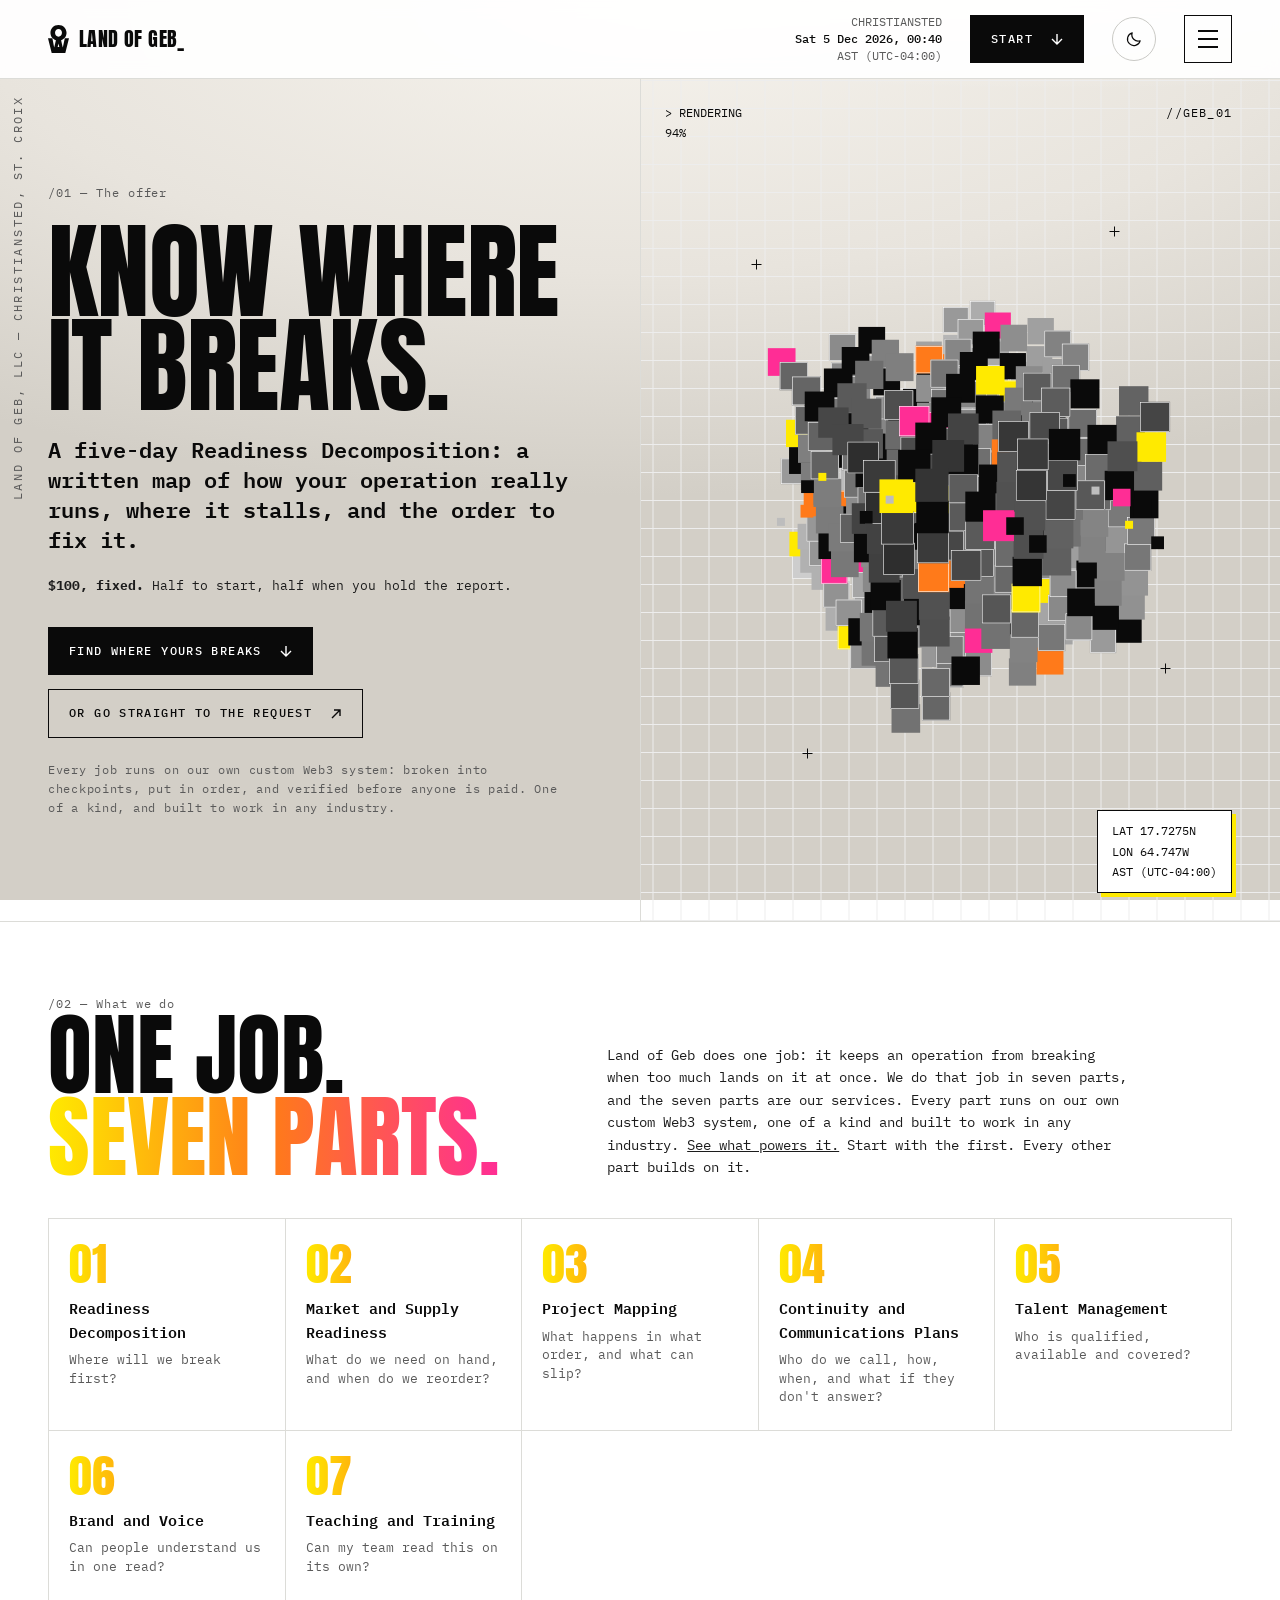
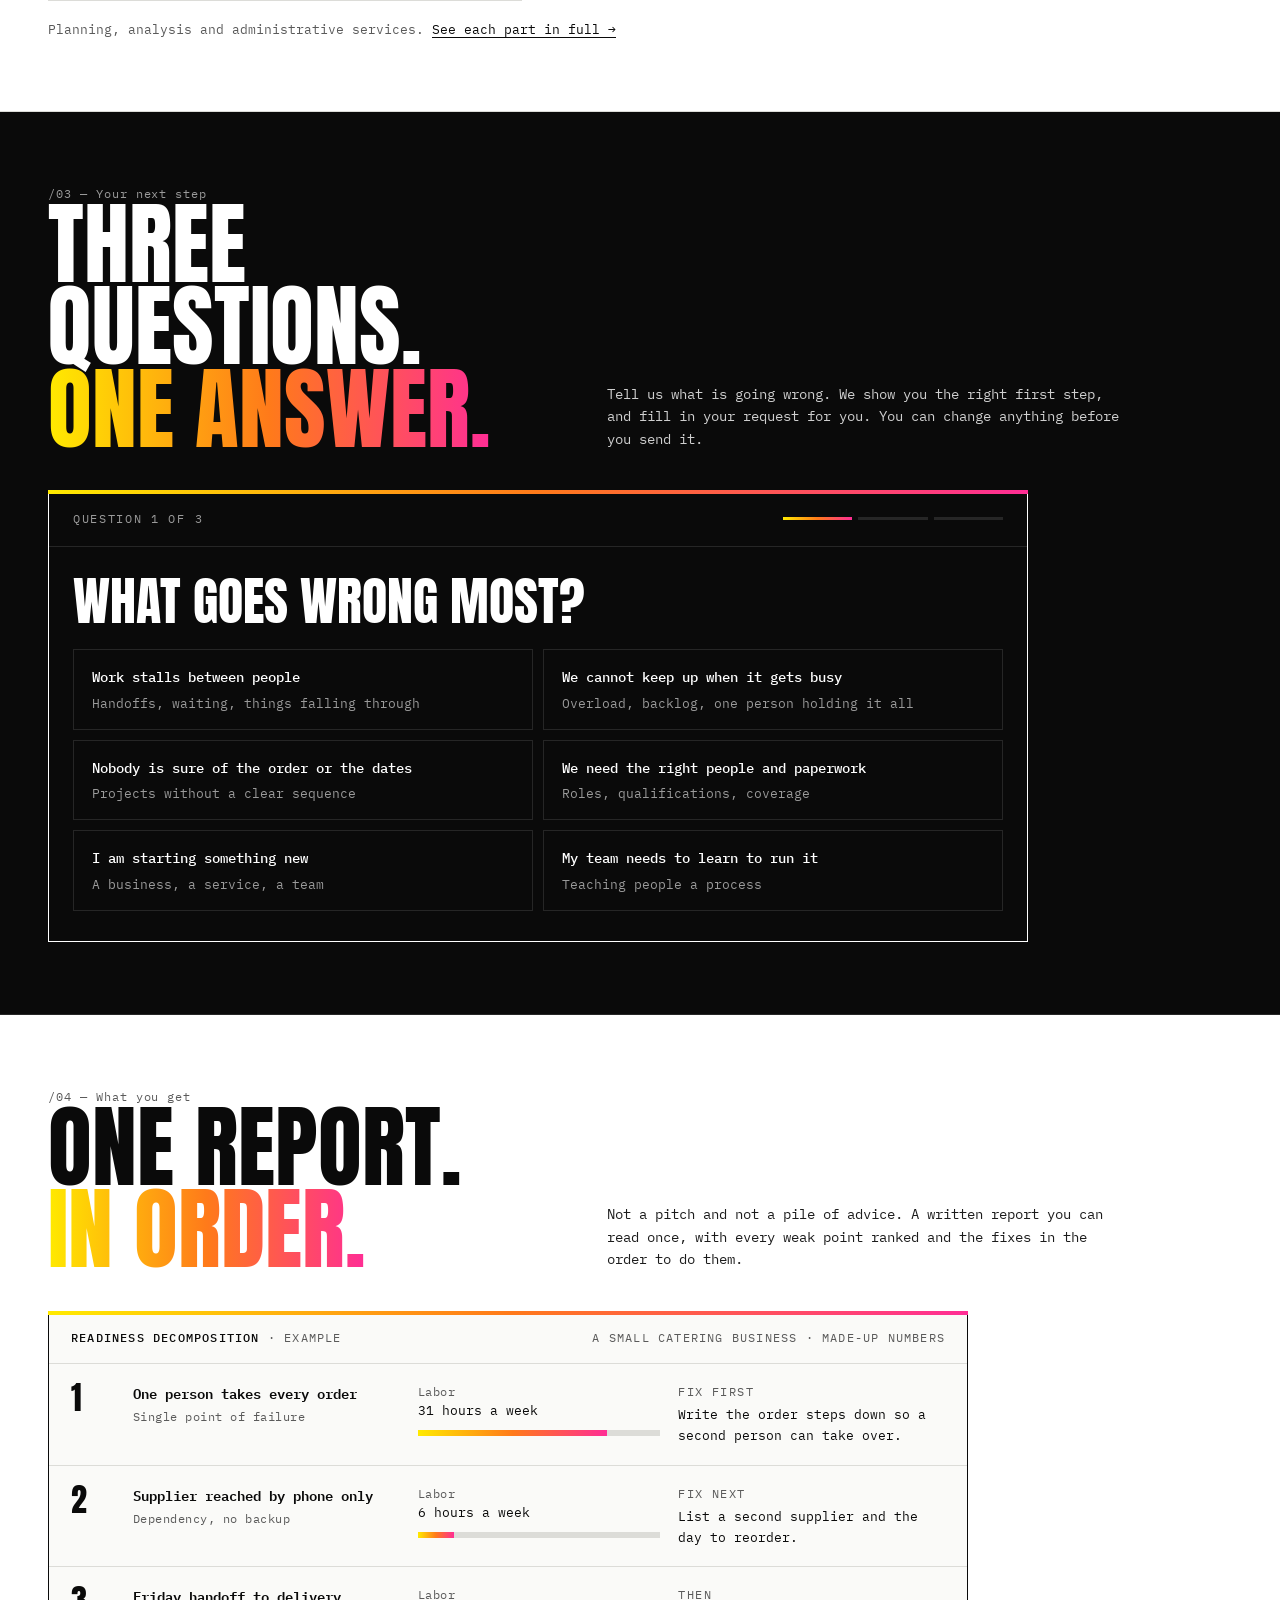
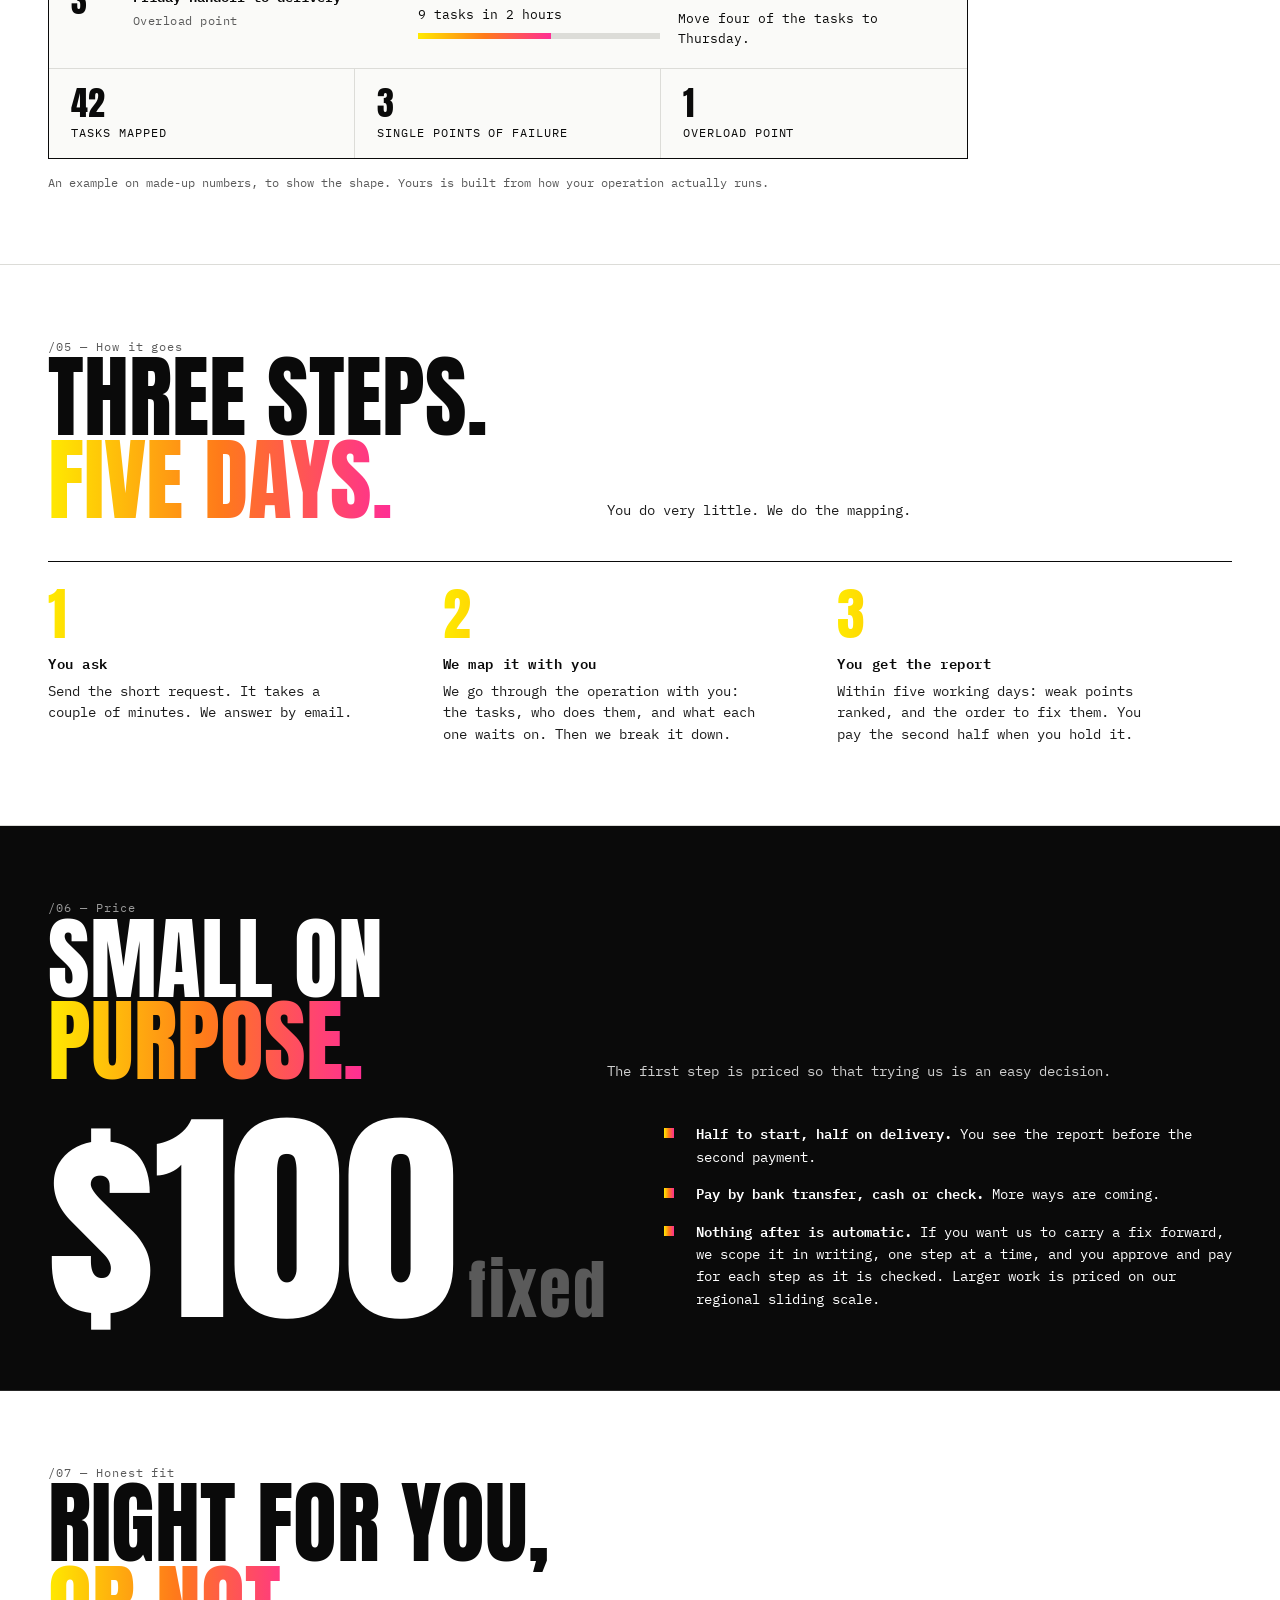
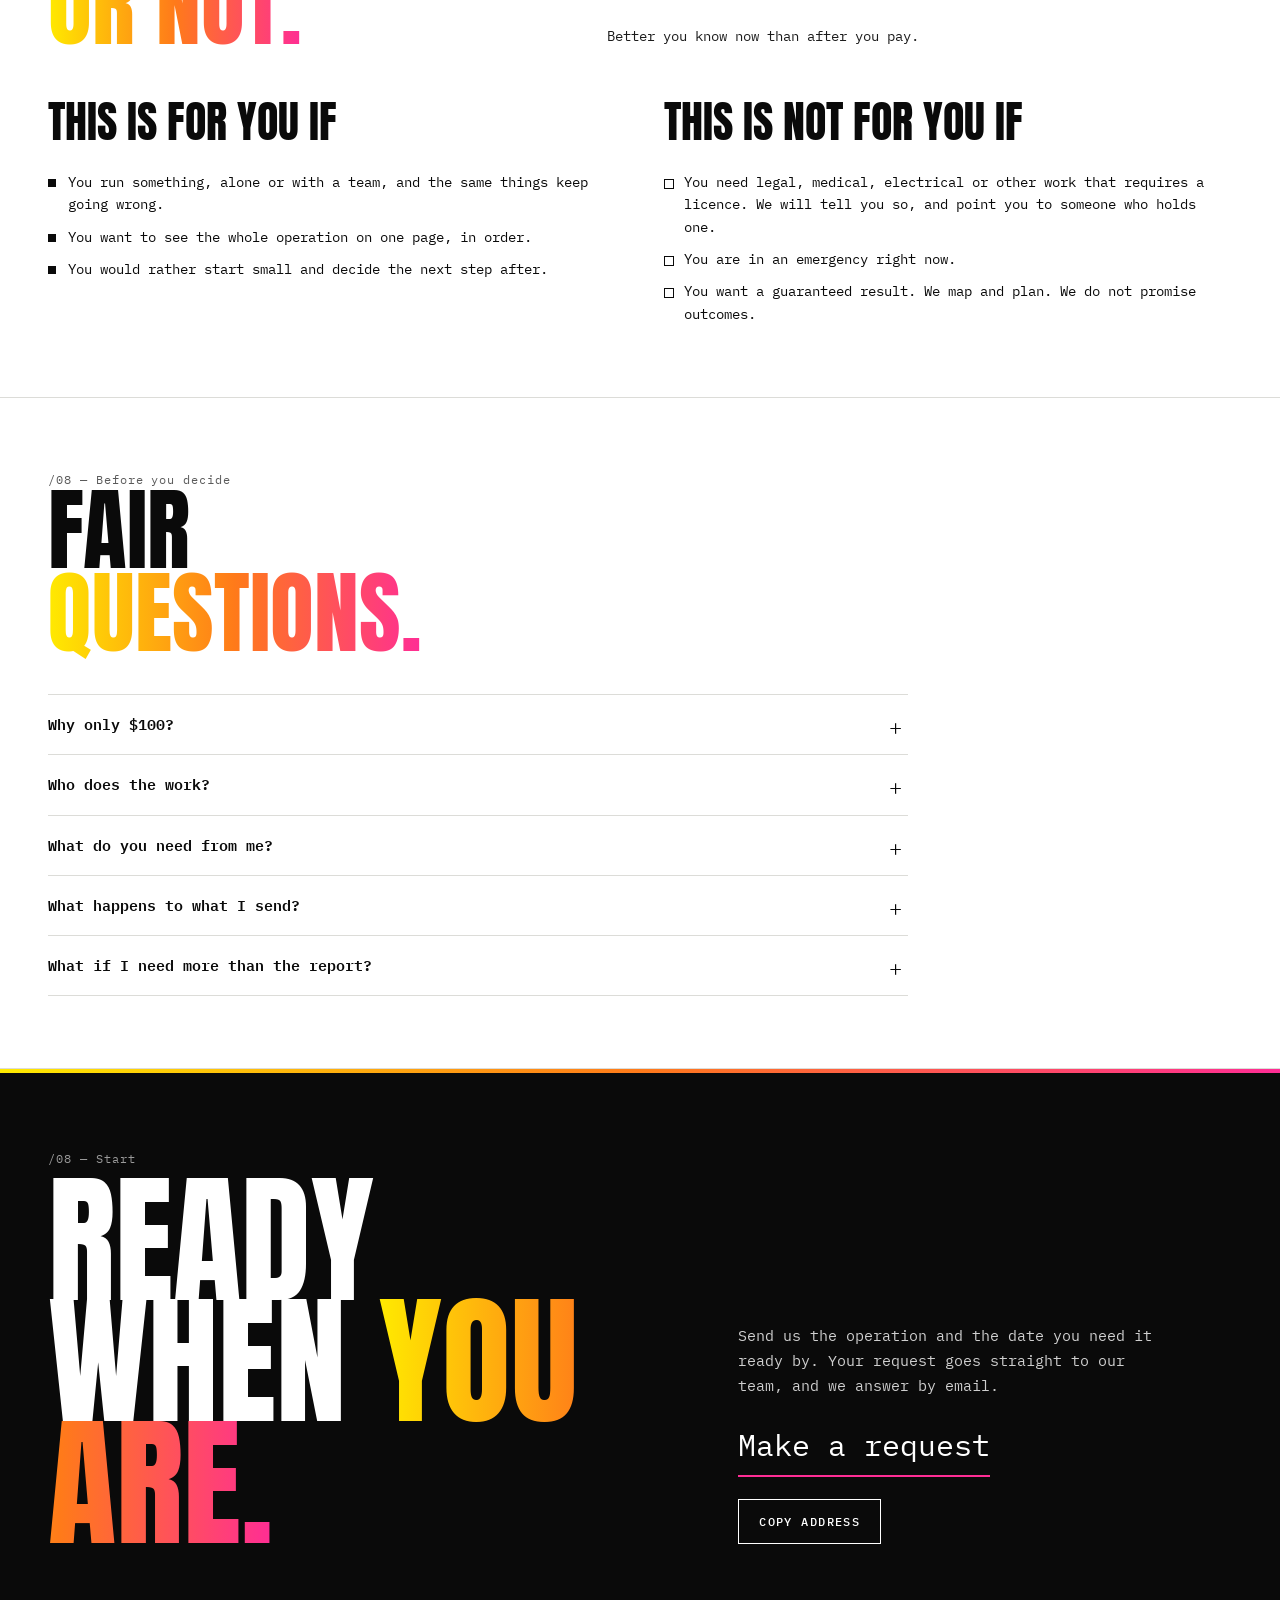
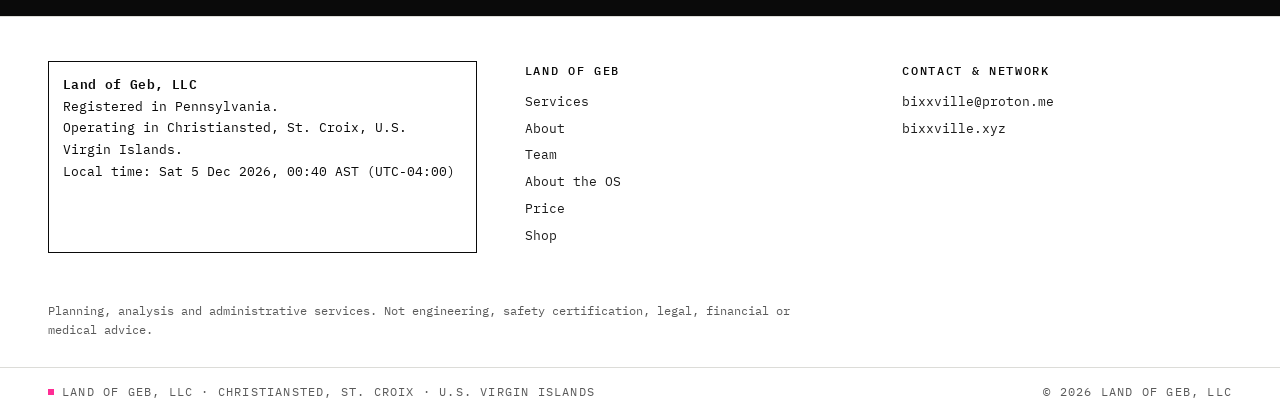
<file: index.html>
<!DOCTYPE html>
<html lang="en">
<head>
<meta charset="UTF-8">
<meta name="viewport" content="width=device-width, initial-scale=1.0">
<title>Land of Geb — Know where your operation breaks</title>
<meta name="description" content="A five-day Readiness Decomposition for $100: a written map of how your operation really runs, where it stalls, and the order to fix it. Land of Geb, Christiansted, St. Croix.">
<link rel="preconnect" href="https://fonts.googleapis.com">
<link rel="preconnect" href="https://fonts.gstatic.com" crossorigin>
<link href="https://fonts.googleapis.com/css2?family=Anton&family=IBM+Plex+Mono:wght@300;400;500;600&display=swap" rel="stylesheet">
<link rel="stylesheet" href="tokens.css">
<script>(function(){try{var t=localStorage.getItem('bx-theme');if(t==='light'||t==='dark')document.documentElement.setAttribute('data-theme',t)}catch(e){}})();</script>
<link rel="stylesheet" href="site.css">
<style>
/* ── Land of Geb — black and white, with neon accents ──────────────── */
:root{
  /* from tokens.css: light and dark come from there */
  --ink:var(--t-ink);
  --paper:var(--t-surface-strong);   /* the home page has always been white, not the grey of the other pages (audit A-13) */
  --text:var(--t-text);
  --grey:var(--t-muted);             /* was #8C8C8C: 3.4:1 on white, below AA */
  --line:var(--t-line);
  --line-dark:var(--t-band-line);
  --yellow:var(--t-yellow);
  --orange:var(--t-orange);
  --pink:var(--t-pink);
  --neon:var(--t-neon);
  --neon-v:var(--t-neon-v);
  --mono:var(--t-font-mono);
  --display:var(--t-font-display);
  --gutter:var(--t-gutter);
}
*{box-sizing:border-box;margin:0;padding:0}
html{scroll-behavior:smooth;-webkit-text-size-adjust:100%}
body{background:var(--paper);color:var(--ink);font-family:var(--mono);font-size:13px;line-height:1.6;
  -webkit-font-smoothing:antialiased;overflow-x:hidden}
a{color:inherit;text-decoration:none}
::selection{background:var(--pink);color:var(--t-on-neon)}

.idx{font-size:12px;letter-spacing:.08em;color:var(--grey)}
.lbl{font-size:12px;letter-spacing:.14em;text-transform:uppercase}
.neon-text{background:var(--neon);-webkit-background-clip:text;background-clip:text;color:transparent}
.btn{display:inline-flex;align-items:center;gap:18px;padding:14px 20px;border:1px solid var(--ink);position:relative;
  font-family:var(--mono);font-size:11.5px;font-weight:500;letter-spacing:.12em;text-transform:uppercase;
  cursor:pointer;transition:background .25s,color .25s,box-shadow .25s}
.btn.solid{background:var(--ink);color:var(--paper)}
.btn.solid:hover{box-shadow:4px 4px 0 var(--pink), 8px 8px 0 var(--yellow)}
.btn.ghost{background:transparent;color:var(--ink)}
.btn.ghost:hover{background:var(--ink);color:var(--paper)}
.dark .btn.solid{background:var(--t-band-ink);color:var(--t-band);border-color:var(--t-band-ink)}
.arrow{width:12px;height:12px;flex:none}

/* ── top bar ── */
.bar{position:sticky;top:0;z-index:20;display:grid;grid-template-columns:auto 1fr auto auto;align-items:center;gap:28px;
  padding:14px var(--gutter);background:var(--t-bar);background:color-mix(in srgb,var(--paper) 92%,transparent);backdrop-filter:blur(8px);-webkit-backdrop-filter:blur(8px);
  border-bottom:1px solid var(--line)}
.bar::after{content:'';position:absolute;left:0;bottom:-1px;height:2px;width:var(--progress,0%);background:var(--neon)}
.mark{font-family:var(--display);font-size:20px;letter-spacing:.02em;display:flex;align-items:center;gap:10px;white-space:nowrap}
.mark-glyph{width:21px;height:28px;background:currentColor;display:inline-block;flex:none;-webkit-mask:url(img/land-of-geb-mark.svg) center/contain no-repeat;mask:url(img/land-of-geb-mark.svg) center/contain no-repeat}
.nav{display:flex;gap:22px;font-size:11.5px;letter-spacing:.12em;text-transform:uppercase}
.nav a{position:relative;padding:4px 0}
.nav a + a::before{content:'/';position:absolute;left:-14px;color:var(--grey)}
.nav a::after{content:'';position:absolute;left:0;right:100%;bottom:0;height:2px;background:var(--neon);transition:right .3s}
.nav a:hover::after{right:0}
.clock{font-size:12px;line-height:1.4;color:var(--grey);text-align:right;white-space:nowrap}
.clock b{color:var(--ink);font-weight:500}

/* ── hero ── */
.hero{display:grid;grid-template-columns:minmax(0,1fr) minmax(0,1fr);min-height:calc(100vh - 57px);border-bottom:1px solid var(--line);position:relative}
.hero-side{position:absolute;left:calc(var(--gutter) / 2 - 6px);top:50%;transform:translateY(-50%) rotate(-90deg);transform-origin:left center;
  font-size:12px;letter-spacing:.2em;color:var(--grey);white-space:nowrap}
.hero-copy{padding:clamp(40px,8vh,96px) var(--gutter);display:flex;flex-direction:column;justify-content:center;gap:22px}
.hero h1{font-family:var(--display);font-weight:400;font-size:clamp(68px,11vw,176px);line-height:.86;letter-spacing:-.005em;text-transform:uppercase}
.hero h1 span{display:block}
.hero .tag{font-size:13px;letter-spacing:.16em;text-transform:uppercase;font-weight:600}
.hero p{max-width:480px;color:var(--text)}
.hero .pos{font-size:clamp(18px,1.8vw,22px);line-height:1.35;color:var(--ink);font-weight:600;max-width:560px}
.hero-actions{display:flex;gap:14px;flex-wrap:wrap;margin-top:8px}
.hero-art{position:relative;border-left:1px solid var(--line);overflow:hidden;min-height:420px}
#art{position:absolute;inset:0;width:100%;height:100%}
.coord{position:absolute;right:var(--gutter);bottom:28px;border:1px solid var(--ink);background:var(--paper);padding:10px 14px;font-size:12px;line-height:1.7;box-shadow:4px 4px 0 var(--yellow)}
.render{position:absolute;left:24px;top:24px;font-size:12px;line-height:1.6}
.scn{position:absolute;right:var(--gutter);top:24px;font-size:12px;letter-spacing:.1em}

/* ── sections ── */
section{position:relative;scroll-margin-top:56px}
.dark{background:var(--t-band);color:var(--t-band-ink)}
.sec-head{display:flex;align-items:baseline;gap:18px;padding:56px var(--gutter) 0;flex-wrap:wrap}
.dark .idx{color:var(--t-band-muted)}

/* ── The guided path ──────────────────────────────────────────────── */
.step{padding:72px var(--gutter);border-bottom:1px solid var(--line)}
.step.dark{border-bottom:1px solid var(--line-dark)}
.step-head{display:grid;grid-template-columns:minmax(0,.9fr) minmax(0,1.1fr);gap:var(--gutter);align-items:end;margin-bottom:40px}
.step-head h2{font-family:var(--display);font-weight:400;font-size:clamp(44px,7vw,104px);line-height:.92;text-transform:uppercase}
.step-head p{font-size:14px;color:var(--text);max-width:520px}
.dark .step-head p{color:var(--t-band-text)}
.dark .idx{color:var(--t-band-muted)}
.hero .sub{max-width:520px;color:var(--text)}
.hero .fine-line{font-size:12px;letter-spacing:.06em;color:var(--grey);max-width:520px}
.hero h1.fun{font-size:clamp(54px,8.2vw,128px);line-height:.9}

/* guide */
.guide{border:1px solid var(--t-band-ink);position:relative;max-width:980px}
.seven{list-style:none;display:grid;grid-template-columns:repeat(auto-fit,minmax(230px,1fr));margin-top:34px;border-top:1px solid var(--line);border-left:1px solid var(--line)}
.seven li{border-bottom:1px solid var(--line);border-right:1px solid var(--line)}
.seven a{display:block;height:100%;padding:22px 20px 24px;transition:background .2s}
.seven a:hover{background:rgba(0,0,0,.035)}
.seven .n{display:block;font-family:var(--display);font-size:46px;line-height:1;margin-bottom:10px;background:var(--neon);-webkit-background-clip:text;background-clip:text;color:transparent}
.seven b{display:block;font-size:14.5px;font-weight:600;margin-bottom:6px}
.seven small{display:block;color:var(--grey);font-size:12.5px;line-height:1.5}
.seven-note{margin-top:18px;font-size:12.5px;color:var(--grey)}
.seven-note a{color:var(--ink);text-decoration:underline;text-underline-offset:3px}
.guide::before{content:'';position:absolute;left:-1px;right:-1px;top:-1px;height:4px;background:var(--neon)}
.g-top{display:flex;justify-content:space-between;align-items:center;gap:16px;padding:18px 24px;border-bottom:1px solid var(--line-dark);font-size:12px;letter-spacing:.14em;text-transform:uppercase;color:var(--t-band-muted)}
.g-prog{display:flex;gap:6px;flex:1;max-width:220px}
.g-prog i{flex:1;height:3px;background:var(--line-dark);transition:background .25s}
.g-prog i.on{background:var(--neon)}
.g-back{background:none;border:0;color:var(--t-band-text);font:inherit;letter-spacing:inherit;text-transform:inherit;cursor:pointer;padding:4px 0}
.g-back[hidden]{display:none}
.g-back:hover{color:var(--t-band-ink);text-decoration:underline;text-decoration-color:var(--pink)}
.g-body{padding:28px 24px 30px;min-height:380px}
.g-q{font-family:var(--display);font-weight:400;font-size:clamp(30px,4.4vw,52px);line-height:1;text-transform:uppercase;margin-bottom:22px}
.g-opts{display:grid;grid-template-columns:repeat(2,minmax(0,1fr));gap:10px}
.g-opt{display:flex;flex-direction:column;gap:4px;text-align:left;background:transparent;color:var(--t-band-ink);border:1px solid var(--line-dark);padding:16px 18px;font:inherit;cursor:pointer;transition:border-color .2s,background .2s,color .2s}
.g-opt b{font-weight:500;font-size:14px}
.g-opt span{font-size:12.5px;color:var(--t-band-muted);transition:color .2s}
.g-opt:hover,.g-opt:focus-visible{background:var(--neon);color:var(--t-on-neon);border-color:transparent;outline:none}
.g-opt:hover span,.g-opt:focus-visible span{color:var(--t-on-neon)}
.g-opts.three{grid-template-columns:repeat(3,minmax(0,1fr))}
.g-res h3{font-family:var(--display);font-weight:400;font-size:clamp(34px,5vw,64px);line-height:.95;text-transform:uppercase;margin-bottom:16px}
.g-res p{font-size:14px;color:var(--t-band-text);max-width:620px;margin-bottom:10px}
.g-res p b{color:var(--t-band-ink);font-weight:500}
.g-res .g-you{font-size:12.5px;letter-spacing:.04em;color:var(--t-band-muted);margin-bottom:18px}
.g-acts{display:flex;gap:12px;flex-wrap:wrap;margin-top:22px;align-items:center}
.dark .btn.ghost{color:var(--t-band-ink);border-color:var(--t-band-ink)}
.dark .btn.ghost:hover{background:var(--t-band-ink);color:var(--t-band)}

/* the report, shown */
.report{border:1px solid var(--ink);background:var(--t-surface);max-width:920px;position:relative}
.report::before{content:'';position:absolute;left:-1px;right:-1px;top:-1px;height:4px;background:var(--neon)}
.rp-head{display:flex;justify-content:space-between;gap:12px;flex-wrap:wrap;padding:16px 22px;border-bottom:1px solid var(--line);font-size:12px;letter-spacing:.1em;text-transform:uppercase;color:var(--grey)}
.rp-head b{color:var(--ink);font-weight:500}
.rp-row{display:grid;grid-template-columns:44px minmax(0,1.1fr) minmax(0,1fr) minmax(0,1.1fr);gap:18px;padding:18px 22px;border-bottom:1px solid var(--line);align-items:start;font-size:13px}
.rp-n{font-family:var(--display);font-size:32px;line-height:1}
.rp-row h4{font-size:13.5px;font-weight:600;margin-bottom:4px}
.rp-row small{display:block;font-size:12px;color:var(--grey);letter-spacing:.04em}
.rp-bar{height:6px;background:var(--t-line);margin-top:8px;position:relative}
.rp-bar i{position:absolute;left:0;top:0;bottom:0;background:var(--neon)}
.rp-fix small{color:var(--grey);text-transform:uppercase;letter-spacing:.12em;margin-bottom:4px}
.rp-foot{display:grid;grid-template-columns:repeat(3,minmax(0,1fr));font-size:12px;letter-spacing:.08em;text-transform:uppercase}
.rp-foot div{padding:16px 22px;border-right:1px solid var(--line)}
.rp-foot div:last-child{border-right:none}
.rp-foot b{display:block;font-family:var(--display);font-weight:400;font-size:34px;letter-spacing:0;line-height:1.05;margin-bottom:2px}
.rp-note{margin-top:14px;font-size:12px;color:var(--grey)}

/* how it goes */
.path{display:grid;grid-template-columns:repeat(3,minmax(0,1fr));border-top:1px solid var(--ink)}
.path > div{padding:24px 24px 8px 0}
.path .n{font-family:var(--display);font-size:56px;line-height:1;margin-bottom:10px}
.path h3{font-size:14px;font-weight:600;letter-spacing:.04em;margin-bottom:6px}
.path p{font-size:13.5px;color:var(--text);max-width:320px}

/* price */
.price-grid{display:grid;grid-template-columns:minmax(0,1fr) minmax(0,1fr);gap:var(--gutter);align-items:start}
.price-big{font-family:var(--display);font-size:clamp(110px,18vw,260px);line-height:.85}
.price-big small{font-size:.28em;letter-spacing:.04em;margin-left:10px;color:var(--grey)}
.price-list{list-style:none;display:grid;gap:14px;font-size:14px}
.price-list li{display:grid;grid-template-columns:22px 1fr;gap:10px}
.price-list li::before{content:'';width:10px;height:10px;margin-top:6px;background:var(--neon)}
.price-list b{font-weight:600}

/* fit */
.fit{display:grid;grid-template-columns:repeat(2,minmax(0,1fr));gap:var(--gutter)}
.fit h3{font-family:var(--display);font-weight:400;font-size:clamp(28px,3.4vw,44px);text-transform:uppercase;margin-bottom:14px}
.fit ul{list-style:none;display:grid;gap:10px;font-size:14px}
.fit li{padding-left:20px;position:relative}
.fit li::before{content:'';position:absolute;left:0;top:8px;width:8px;height:8px;background:var(--ink)}
.fit .no li::before{background:transparent;border:1px solid var(--ink)}

/* questions */
.faq{max-width:860px}
.faq details{border-top:1px solid var(--line)}
.faq details:last-child{border-bottom:1px solid var(--line)}
.faq summary{cursor:pointer;list-style:none;padding:18px 36px 18px 0;font-size:14.5px;font-weight:600;position:relative}
.faq summary::-webkit-details-marker{display:none}
.faq summary::after{content:'+';position:absolute;right:6px;top:14px;font-size:22px;font-weight:300}
.faq details[open] summary::after{content:'–'}
.faq details p{padding:0 36px 20px 0;font-size:14px;color:var(--text);max-width:680px}
.faq a{text-decoration:underline;text-decoration-color:var(--pink)}

@media (max-width:860px){
  .bar .btn{white-space:nowrap;padding:12px 14px;gap:10px}
  .step{padding:52px var(--gutter)}
  .step-head,.price-grid,.fit{grid-template-columns:1fr}
  .g-opts,.g-opts.three{grid-template-columns:1fr}
  .g-body{min-height:0;padding:22px 18px 24px}
  .g-top{padding:14px 18px}
  .path{grid-template-columns:1fr}
  .rp-row{grid-template-columns:34px 1fr;gap:10px 14px}
  .rp-row > :nth-child(3),.rp-row > :nth-child(4){grid-column:2}
  .rp-foot{grid-template-columns:1fr}
  .rp-foot div{border-right:none;border-bottom:1px solid var(--line)}
}

/* footer — the company */
footer{padding:44px var(--gutter) 28px;display:grid;grid-template-columns:minmax(0,1.3fr) repeat(2,minmax(0,1fr));gap:var(--gutter);border-top:1px solid var(--line)}
.co{font-size:12.5px;line-height:1.75;border:1px solid var(--ink);padding:12px 14px;overflow-wrap:anywhere}
.co b{font-weight:600;letter-spacing:.03em}
.f-col h4{font-size:12px;letter-spacing:.14em;text-transform:uppercase;font-weight:500;margin-bottom:12px}
.f-col a{display:block;color:var(--text);margin-bottom:6px}
.f-col a:hover{color:var(--ink);text-decoration:underline;text-decoration-color:var(--pink)}
.fine{grid-column:1 / -1;font-size:12px;color:var(--grey);max-width:760px}
.base{display:flex;justify-content:space-between;gap:16px;padding:14px var(--gutter);border-top:1px solid var(--line);font-size:12px;letter-spacing:.1em;text-transform:uppercase;color:var(--grey)}
.base .live::before{content:'';display:inline-block;width:6px;height:6px;background:var(--pink);margin-right:8px;vertical-align:1px;animation:blink 1.6s steps(1) infinite}
@keyframes blink{50%{opacity:0}}

/* reveal */
.rv{opacity:0;transform:translateY(24px);transition:opacity .9s cubic-bezier(.2,.7,.2,1),transform .9s cubic-bezier(.2,.7,.2,1)}
.rv.in{opacity:1;transform:none}

/* ── phones ── */
@media (max-width:860px){
  .bar{grid-template-columns:1fr auto;gap:14px}
  .nav,.clock{display:none}
  .hero{grid-template-columns:1fr;min-height:auto}
  .hero-side{display:none}
  .hero-art{border-left:none;border-top:1px solid var(--line);height:72vw;min-height:300px}
  .svc-list{grid-template-columns:1fr}
  .svc{border-right:none}
  .pricing-top,.scale-read,.bx-body,.graphs,.shop{grid-template-columns:1fr}
  .mission{grid-template-columns:1fr}
  .scale-knob{width:46px;height:46px}
  .scale-words{font-size:12px}
  .tiers .big{font-size:64px}
  .tiers .small{font-size:24px}
  footer{grid-template-columns:1fr}
  .base{flex-direction:column}
}
@media (min-width:861px) and (max-width:1100px){
  .svc-list{grid-template-columns:repeat(2,minmax(0,1fr))}
  .svc:nth-child(3n){border-right:1px solid var(--line-dark)}
  .svc:nth-child(2n){border-right:none}
}
@media print{
  .hero{min-height:0;grid-template-columns:1fr}
  .hero-art,.hero-side,.ticker,.split,.stack,.shop,.scale-card,.graphs,.hero-actions{display:none !important}
  .dark,.panel{background:#fff !important;color:#000 !important}
  .svc{border-color:#999 !important}
  .svc p,.svc .svc-q,.svc .svc-grp,.dark .idx{color:#000 !important}
  .split-word.bot,.neon-text,.stack-row span{background:none !important;-webkit-text-fill-color:#000 !important;color:#000 !important}
  .rv{opacity:1 !important;transform:none !important}
  footer,.base{background:#fff}
}
@media (prefers-reduced-motion:reduce){
  html{scroll-behavior:auto}
  .ticker-track{animation:none}
  .rv{opacity:1;transform:none;transition:none}
}
</style>
</head>
<body>

<header class="bar" id="bar">
  <a class="mark" href="#top" aria-label="Land of Geb — top"><span class="mark-glyph"></span>LAND OF GEB_</a>
  <nav class="nav">
    <a href="#guide">Your next step</a>
    <a href="#get">What you get</a>
    <a href="#pricing">Price</a>
    <a href="services.html">Services</a>
  </nav>
  <div class="clock">CHRISTIANSTED<br><b id="clock">—</b><br>AST (UTC-04:00)</div>
  <a class="btn solid" href="#guide">Start <svg class="arrow" viewBox="0 0 12 12" fill="none" stroke="currentColor" stroke-width="1.4"><path d="M6 1v10M1 6l5 5 5-5"/></svg></a>
</header>

<main id="top">

  <!-- ── 1 · The promise, and one way in ── -->
  <section class="hero">
    <div class="hero-side">LAND OF GEB, LLC — CHRISTIANSTED, ST. CROIX</div>
    <div class="hero-copy">
      <div class="idx rv">/01 — The offer</div>
      <h1 class="rv fun"><span>Know where</span><span>it breaks.</span></h1>
      <p class="pos rv">A five-day Readiness Decomposition: a written map of how your operation really runs, where it stalls, and the order to fix it.</p>
      <p class="sub rv"><b>$100, fixed.</b> Half to start, half when you hold the report.</p>
      <div class="hero-actions rv">
        <a class="btn solid" href="#guide">Find where yours breaks <svg class="arrow" viewBox="0 0 12 12" fill="none" stroke="currentColor" stroke-width="1.4"><path d="M6 1v10M1 6l5 5 5-5"/></svg></a>
        <a class="btn ghost" href="request.html?service=readiness-decomposition&src=home-hero">Or go straight to the request <svg class="arrow" viewBox="0 0 12 12" fill="none" stroke="currentColor" stroke-width="1.4"><path d="M2 10 10 2M4 2h6v6"/></svg></a>
      </div>
      <p class="fine-line rv">Every job runs on our own custom Web3 system: broken into checkpoints, put in order, and verified before anyone is paid. One of a kind, and built to work in any industry.</p>
    </div>
    <div class="hero-art" aria-hidden="true">
      <canvas id="art"></canvas>
      <div class="render">&gt; RENDERING<br><span id="pct">0</span>%</div>
      <div class="scn">//GEB_01</div>
      <div class="coord">LAT 17.7275N<br>LON 64.747W<br>AST (UTC-04:00)</div>
    </div>
  </section>

  <!-- ── 2 · One job, seven parts ── -->
  <section class="step" id="seven">
    <div class="step-head">
      <div><div class="idx rv">/02 — What we do</div><h2 class="rv">One job.<br><span class="neon-text">Seven parts.</span></h2></div>
      <p class="rv">Land of Geb does one job: it keeps an operation from breaking when too much lands on it at once. We do that job in seven parts, and the seven parts are our services. Every part runs on our own custom Web3 system, one of a kind and built to work in any industry. <a href="about.html#powers" style="text-decoration:underline">See what powers it.</a> Start with the first. Every other part builds on it.</p>
    </div>
    <ol class="seven rv">
      <li><a href="services.html#readiness-decomposition"><span class="n">01</span><b>Readiness Decomposition</b><small>Where will we break first?</small></a></li>
      <li><a href="services.html#market-and-supply-readiness"><span class="n">02</span><b>Market and Supply Readiness</b><small>What do we need on hand, and when do we reorder?</small></a></li>
      <li><a href="services.html#project-mapping"><span class="n">03</span><b>Project Mapping</b><small>What happens in what order, and what can slip?</small></a></li>
      <li><a href="services.html#continuity-and-communications"><span class="n">04</span><b>Continuity and Communications Plans</b><small>Who do we call, how, when, and what if they don't answer?</small></a></li>
      <li><a href="services.html#talent-management"><span class="n">05</span><b>Talent Management</b><small>Who is qualified, available and covered?</small></a></li>
      <li><a href="services.html#brand-and-voice"><span class="n">06</span><b>Brand and Voice</b><small>Can people understand us in one read?</small></a></li>
      <li><a href="services.html#teaching-and-training"><span class="n">07</span><b>Teaching and Training</b><small>Can my team read this on its own?</small></a></li>
    </ol>
    <p class="seven-note rv">Planning, analysis and administrative services. <a href="services.html">See each part in full →</a></p>
  </section>

  <!-- ── 3 · Three questions, one recommendation ── -->
  <section class="step dark" id="guide">
    <div class="step-head">
      <div><div class="idx rv">/03 — Your next step</div><h2 class="rv">Three questions.<br><span class="neon-text">One answer.</span></h2></div>
      <p class="rv">Tell us what is going wrong. We show you the right first step, and fill in your request for you. You can change anything before you send it.</p>
    </div>
    <div class="guide rv" id="guideBox">
      <div class="g-top"><button class="g-back" id="gBack" type="button" hidden>← Back</button><span id="gCount">Question 1 of 3</span><div class="g-prog" aria-hidden="true"><i class="on"></i><i></i><i></i></div></div>
      <div class="g-body" id="gBody" aria-live="polite"></div>
    </div>
  </section>

  <!-- ── 3 · What you get ── -->
  <section class="step" id="get">
    <div class="step-head">
      <div><div class="idx rv">/04 — What you get</div><h2 class="rv">One report.<br><span class="neon-text">In order.</span></h2></div>
      <p class="rv">Not a pitch and not a pile of advice. A written report you can read once, with every weak point ranked and the fixes in the order to do them.</p>
    </div>
    <div class="report rv">
      <div class="rp-head"><span><b>Readiness Decomposition</b> · Example</span><span>A small catering business · made-up numbers</span></div>
      <div class="rp-row"><div class="rp-n">1</div><div><h4>One person takes every order</h4><small>Single point of failure</small></div><div><small>Labor</small>31 hours a week<div class="rp-bar"><i style="width:78%"></i></div></div><div class="rp-fix"><small>Fix first</small>Write the order steps down so a second person can take over.</div></div>
      <div class="rp-row"><div class="rp-n">2</div><div><h4>Supplier reached by phone only</h4><small>Dependency, no backup</small></div><div><small>Labor</small>6 hours a week<div class="rp-bar"><i style="width:15%"></i></div></div><div class="rp-fix"><small>Fix next</small>List a second supplier and the day to reorder.</div></div>
      <div class="rp-row"><div class="rp-n">3</div><div><h4>Friday handoff to delivery</h4><small>Overload point</small></div><div><small>Labor</small>9 tasks in 2 hours<div class="rp-bar"><i style="width:55%"></i></div></div><div class="rp-fix"><small>Then</small>Move four of the tasks to Thursday.</div></div>
      <div class="rp-foot"><div><b>42</b>Tasks mapped</div><div><b>3</b>Single points of failure</div><div><b>1</b>Overload point</div></div>
    </div>
    <p class="rp-note rv">An example on made-up numbers, to show the shape. Yours is built from how your operation actually runs.</p>
  </section>

  <!-- ── 4 · How it goes ── -->
  <section class="step" id="how">
    <div class="step-head">
      <div><div class="idx rv">/05 — How it goes</div><h2 class="rv">Three steps.<br><span class="neon-text">Five days.</span></h2></div>
      <p class="rv">You do very little. We do the mapping.</p>
    </div>
    <div class="path rv">
      <div><div class="n neon-text">1</div><h3>You ask</h3><p>Send the short request. It takes a couple of minutes. We answer by email.</p></div>
      <div><div class="n neon-text">2</div><h3>We map it with you</h3><p>We go through the operation with you: the tasks, who does them, and what each one waits on. Then we break it down.</p></div>
      <div><div class="n neon-text">3</div><h3>You get the report</h3><p>Within five working days: weak points ranked, and the order to fix them. You pay the second half when you hold it.</p></div>
    </div>
  </section>

  <!-- ── 5 · Price ── -->
  <section class="step dark" id="pricing">
    <div class="step-head">
      <div><div class="idx rv">/06 — Price</div><h2 class="rv">Small on<br><span class="neon-text">purpose.</span></h2></div>
      <p class="rv">The first step is priced so that trying us is an easy decision.</p>
    </div>
    <div class="price-grid">
      <div class="rv"><div class="price-big">$100<small>fixed</small></div></div>
      <ul class="price-list rv">
        <li><span><b>Half to start, half on delivery.</b> You see the report before the second payment.</span></li>
        <li><span><b>Pay by bank transfer, cash or check.</b> More ways are coming.</span></li>
        <li><span><b>Nothing after is automatic.</b> If you want us to carry a fix forward, we scope it in writing, one step at a time, and you approve and pay for each step as it is checked. Larger work is priced on our regional sliding scale.</span></li>
      </ul>
    </div>
  </section>

  <!-- ── 6 · Who it is for, and who it is not ── -->
  <section class="step" id="fit">
    <div class="step-head">
      <div><div class="idx rv">/07 — Honest fit</div><h2 class="rv">Right for you,<br><span class="neon-text">or not.</span></h2></div>
      <p class="rv">Better you know now than after you pay.</p>
    </div>
    <div class="fit rv">
      <div class="yes"><h3>This is for you if</h3><ul>
        <li>You run something, alone or with a team, and the same things keep going wrong.</li>
        <li>You want to see the whole operation on one page, in order.</li>
        <li>You would rather start small and decide the next step after.</li></ul></div>
      <div class="no"><h3>This is not for you if</h3><ul>
        <li>You need legal, medical, electrical or other work that requires a licence. We will tell you so, and point you to someone who holds one.</li>
        <li>You are in an emergency right now.</li>
        <li>You want a guaranteed result. We map and plan. We do not promise outcomes.</li></ul></div>
    </div>
  </section>

  <!-- ── 7 · The questions people ask before they decide ── -->
  <section class="step" id="questions">
    <div class="step-head">
      <div><div class="idx rv">/08 — Before you decide</div><h2 class="rv">Fair<br><span class="neon-text">questions.</span></h2></div>
      <p class="rv"></p>
    </div>
    <div class="faq rv">
      <details><summary>Why only $100?</summary><p>It is a first step, priced so you can try us without risk. We would rather earn the next step with a report you can use.</p></details>
      <details><summary>Who does the work?</summary><p>A trusted member of our labor and skilled network, matched to what your operation needs. The <a href="team.html">Team page</a> says how the network works and what we are qualified in.</p></details>
      <details><summary>What do you need from me?</summary><p>A short request now, then a conversation about how your operation runs, and the people who run it.</p></details>
      <details><summary>What happens to what I send?</summary><p>It goes to our team and we answer by email. The <a href="privacy.html">privacy page</a> says exactly how requests are handled.</p></details>
      <details><summary>What if I need more than the report?</summary><p>Then we talk about it. <a href="services.html">The other services</a> build on the report, and each one is scoped in writing before anything starts.</p></details>
    </div>
  </section>

  <!-- ── 8 · One last way in ── -->
  <section class="contact" id="contact">
    <div>
      <div class="c-idx">/08 — Start</div>
      <h2>Ready when <span>you are.</span></h2>
    </div>
    <div>
      <p>Send us the operation and the date you need it ready by. Your request goes straight to our team, and we answer by email.</p>
      <a class="c-mail" href="request.html?service=readiness-decomposition&src=home-final">Make a request</a>
      <div class="c-row">
        <button class="c-btn" type="button" onclick="navigator.clipboard&&navigator.clipboard.writeText('bixxville@proton.me').then(()=>{this.firstChild.textContent='Copied '})">Copy address </button>
      </div>
    </div>
  </section>
</main>

<footer>
  <div class="co">
    <b>Land of Geb, LLC</b><br>
    Registered in Pennsylvania.<br>
    Operating in Christiansted, St. Croix, U.S. Virgin Islands.<br>
    Local time: <span id="sysdate">—</span>
  </div>
  <div class="f-col">
    <h4>Land of Geb</h4>
    <a href="services.html">Services</a>
    <a href="about.html">About</a>
    <a href="team.html">Team</a>
    <a href="os.html">About the OS</a>
    <a href="#pricing">Price</a>
    <a href="shop.html">Shop</a>
  </div>
  <div class="f-col">
    <h4>Contact &amp; network</h4>
    <a href="mailto:bixxville@proton.me">bixxville@proton.me</a>
    <a href="https://www.bixxville.xyz" target="_blank" rel="noopener">bixxville.xyz</a>
  </div>
  <p class="fine">Planning, analysis and administrative services. Not engineering, safety certification, legal, financial or medical advice.</p>
</footer>
<div class="base">
  <span class="live">Land of Geb, LLC · Christiansted, St. Croix · U.S. Virgin Islands</span>
  <span>© <span id="yr"></span> Land of Geb, LLC</span>
</div>

<script src="site.js"></script>
<script src="theme.js"></script>
<script>
(() => {
  const reduce = matchMedia('(prefers-reduced-motion: reduce)').matches;
  const $ = id => document.getElementById(id);
  const esc = s => String(s).replace(/[&<>"']/g, c => ({ '&': '&amp;', '<': '&lt;', '>': '&gt;', '"': '&quot;', "'": '&#39;' }[c]));

  // Local time, the house way (site.js)
  const tick = () => { const t = gebTime(); $('clock').textContent = `${t.date}, ${t.time}`; $('sysdate').textContent = t.full; $('yr').textContent = t.year; };
  tick(); setInterval(tick, 15000);

  // Reveal on scroll, and the thin progress line in the top bar
  const io = new IntersectionObserver(es => es.forEach(e => { if (e.isIntersecting) { e.target.classList.add('in'); io.unobserve(e.target); } }), { threshold: .15 });
  document.querySelectorAll('.rv').forEach(el => io.observe(el));
  const bar = $('bar'); let ticking = false;
  const onScroll = () => { ticking = false; const doc = document.documentElement; bar.style.setProperty('--progress', (scrollY / Math.max(1, doc.scrollHeight - innerHeight) * 100) + '%'); };
  addEventListener('scroll', () => { if (!ticking) { ticking = true; requestAnimationFrame(onScroll); } }, { passive: true }); onScroll();

  // ── The guide: three questions, one recommendation, and the request filled in ──
  const Q = [
    { key: 'problem', q: 'What goes wrong most?', opts: [
      { v: 'stall',  t: 'Work stalls between people', s: 'Handoffs, waiting, things falling through', next: 'Continuity and Communications Plans' },
      { v: 'busy',   t: 'We cannot keep up when it gets busy', s: 'Overload, backlog, one person holding it all', next: 'Talent Management' },
      { v: 'order',  t: 'Nobody is sure of the order or the dates', s: 'Projects without a clear sequence', next: 'Project Mapping' },
      { v: 'people', t: 'We need the right people and paperwork', s: 'Roles, qualifications, coverage', next: 'Talent Management' },
      { v: 'new',    t: 'I am starting something new', s: 'A business, a service, a team', next: 'Readiness Decomposition' },
      { v: 'teach',  t: 'My team needs to learn to run it', s: 'Teaching people a process', direct: 'teaching-and-training', directName: 'Teaching and Training' },
    ] },
    { key: 'when', q: 'When do you need it?', opts: [
      { v: 'This month', t: 'This month', s: 'There is a date I am working to' },
      { v: 'This quarter', t: 'In the next few months', s: 'I am planning ahead' },
      { v: 'Just looking', t: 'Just looking', s: 'No date yet' },
    ] },
    { key: 'size', q: 'How big is it?', opts: [
      { v: 'Just me', t: 'Just me', s: 'I run it myself' },
      { v: 'A small team (2 to 10)', t: 'A small team', s: '2 to 10 people' },
      { v: 'An organization (10 or more)', t: 'An organization', s: '10 people or more' },
    ] },
  ];
  const ans = [], box = $('gBody'), back = $('gBack'), count = $('gCount'), prog = document.querySelectorAll('.g-prog i');
  const head = i => { count.textContent = i < 3 ? `Question ${i + 1} of 3` : 'Your next step'; prog.forEach((p, k) => p.classList.toggle('on', k <= Math.min(i, 2))); back.hidden = i === 0; };
  const ask = i => {
    head(i);
    const q = Q[i];
    box.innerHTML = `<h3 class="g-q">${esc(q.q)}</h3><div class="g-opts${q.opts.length === 3 ? ' three' : ''}">${q.opts.map((o, k) => `<button class="g-opt" type="button" data-k="${k}"><b>${esc(o.t)}</b><span>${esc(o.s)}</span></button>`).join('')}</div>`;
    box.querySelectorAll('.g-opt').forEach(b => b.addEventListener('click', () => { ans[i] = q.opts[+b.dataset.k]; i < 2 ? ask(i + 1) : result(); }));
  };
  const result = () => {
    head(3);
    const [p, w, z] = ans, direct = !!p.direct;
    const svc = direct ? p.direct : 'readiness-decomposition';
    const msg = `From the guide on the home page. What goes wrong most: ${p.t}. Needed by: ${w.t}. Size: ${z.v}.`;
    const href = `request.html?service=${svc}&src=home-guide&msg=${encodeURIComponent(msg)}`;
    const timing = w.v === 'This month' ? 'You need it this month, so send the request now. We answer by email.' : w.v === 'This quarter' ? 'You have some time. Send the request when you are ready.' : 'No date yet, so no rush. Look at the report above, then ask when you are ready.';
    box.innerHTML = `<div class="g-res">
      <p class="g-you">You told us: ${esc(p.t.toLowerCase())} · ${esc(w.t.toLowerCase())} · ${esc(z.v.toLowerCase())}.</p>
      <h3>${direct ? 'Start with a conversation.' : 'Start with a Readiness Decomposition.'}</h3>
      ${direct
        ? `<p><b>${esc(p.directName)}</b> is built around your team. Tell us what they need to run, and we reply with a plan.</p>`
        : `<p>It shows <b>where yours breaks first</b> and the <b>order to fix it</b>, in five working days, for <b>$100</b>. Every other service builds on it.</p>
           <p>After that, the likely next step for you is <b>${esc(p.next)}</b>, scoped in writing and paid one step at a time.</p>`}
      <p>${esc(timing)}</p>
      <div class="g-acts"><a class="btn solid" href="${href}">${direct ? 'Ask about Teaching and Training' : 'Request my Readiness Decomposition'} <svg class="arrow" viewBox="0 0 12 12" fill="none" stroke="currentColor" stroke-width="1.4"><path d="M2 10 10 2M4 2h6v6"/></svg></a><button class="btn ghost" type="button" id="gAgain">Start over</button></div></div>`;
    $('gAgain').addEventListener('click', () => { ans.length = 0; ask(0); });
  };
  back.addEventListener('click', () => { const i = ans.length >= 3 ? 2 : Math.max(0, ans.length - 1); ans.length = i; ask(i); });
  ask(0);

  // ── Hero art — a block form in black and grey with a few neon cells ──
  const cv = $('art'), ctx = cv.getContext('2d');
  let W = 0, H = 0, mx = 0, my = 0;
  const t0 = performance.now();
  const size = () => {
    const r = cv.getBoundingClientRect(), dpr = Math.min(2, devicePixelRatio || 1);
    W = r.width; H = r.height;
    cv.width = W * dpr; cv.height = H * dpr;
    ctx.setTransform(dpr, 0, 0, dpr, 0, 0);
  };
  addEventListener('resize', size); size();
  cv.parentElement.addEventListener('pointermove', e => {
    const r = cv.getBoundingClientRect();
    mx = (e.clientX - r.left) / r.width - .5; my = (e.clientY - r.top) / r.height - .5;
  });
  const NEON = ['#FFEA00', '#FF7A1A', '#FF2D95'];
  const vox = [];
  const N = 9;
  for (let x = 0; x < N; x++) for (let y = 0; y < N; y++) for (let z = 0; z < N; z++) {
    const cx = x - (N - 1) / 2, cy = y - (N - 1) / 2, cz = z - (N - 1) / 2;
    const r = Math.max(Math.abs(cx), Math.abs(cy), Math.abs(cz));
    const n = Math.sin(x * 1.7 + y * .9) * Math.cos(z * 1.3 - y * .7);
    if (r < 4.2 && (r < 2.5 || n > -0.15)) {
      const h = (x * 7 + y * 13 + z * 3) % 23;
      vox.push([cx, cy, cz, (x * 7 + y * 13 + z * 3) % 5, h < 2 ? NEON[(x + y + z) % 3] : null]);
    }
  }
  const pctEl = $('pct');
  const draw = now => {
    const t = (now - t0) / 1000;
    ctx.clearRect(0, 0, W, H);
    const dark = (window.gebTheme ? gebTheme() : 'light') === 'dark';
    const INK = dark ? '#F4F5F7' : '#0A0A0A', PAGE = dark ? '#0D0F11' : '#FFFFFF';
    ctx.strokeStyle = dark ? 'rgba(244,245,247,.08)' : '#EDEDED'; ctx.lineWidth = 1;
    const g = 28;
    for (let x = (W / 2) % g; x < W; x += g) { ctx.beginPath(); ctx.moveTo(x + .5, 0); ctx.lineTo(x + .5, H); ctx.stroke(); }
    for (let y = (H / 2) % g; y < H; y += g) { ctx.beginPath(); ctx.moveTo(0, y + .5); ctx.lineTo(W, y + .5); ctx.stroke(); }
    ctx.strokeStyle = INK;
    [[.18, .22], [.82, .7], [.26, .8], [.74, .18]].forEach(([u, v]) => {
      const x = Math.round(u * W) + .5, y = Math.round(v * H) + .5;
      ctx.beginPath(); ctx.moveTo(x - 5, y); ctx.lineTo(x + 5, y); ctx.moveTo(x, y - 5); ctx.lineTo(x, y + 5); ctx.stroke();
    });
    const a = (reduce ? .6 : t * .18) + mx * .8, b = .55 + Math.sin(t * .23) * .12 + my * .5;
    const ca = Math.cos(a), sa = Math.sin(a), cb = Math.cos(b), sb = Math.sin(b);
    const s = Math.min(W, H) / 20;
    vox.map(([x, y, z, k, neon]) => {
      const x1 = x * ca - z * sa, z1 = x * sa + z * ca;
      const y1 = y * cb - z1 * sb, z2 = y * sb + z1 * cb;
      const persp = 1 / (1 + z2 * .03);
      return { x: W / 2 + x1 * s * persp, y: H / 2 + y1 * s * persp, z: z2, k, p: persp, neon };
    }).sort((p, q) => q.z - p.z).forEach(p => {
      const sz = s * p.p * .84;
      const shade = Math.max(0, Math.min(1, (p.z + 5) / 10));
      const tone = p.k === 0 ? 10 : Math.round(40 + shade * 170 + p.k * 6);
      const tn = dark ? 255 - tone : tone;            // the same cube, drawn light on dark
      ctx.fillStyle = p.neon || `rgb(${tn},${tn},${tn})`;
      ctx.fillRect(p.x - sz / 2, p.y - sz / 2, sz, sz);
      if (p.k === 1 || p.k === 3) { ctx.strokeStyle = PAGE; ctx.lineWidth = .6; ctx.strokeRect(p.x - sz / 2 + .5, p.y - sz / 2 + .5, sz - 1, sz - 1); }
    });
    for (let i = 0; i < 14; i++) {
      const ang = i * 2.39 + t * .05, rad = s * (5.2 + (i % 4) * .9);
      const x = W / 2 + Math.cos(ang) * rad, y = H / 2 + Math.sin(ang * 1.3) * rad * .7;
      ctx.fillStyle = i % 4 === 0 ? NEON[i % 3] : i % 3 ? INK : '#BDBDBD';
      const q = s * (.25 + (i % 3) * .15);
      ctx.fillRect(x, y, q, q);
    }
    pctEl.textContent = Math.min(100, Math.floor(t * 34));
    if (!reduce) requestAnimationFrame(draw);
  };
  requestAnimationFrame(draw);
})();
</script>
</body>
</html>
</file>
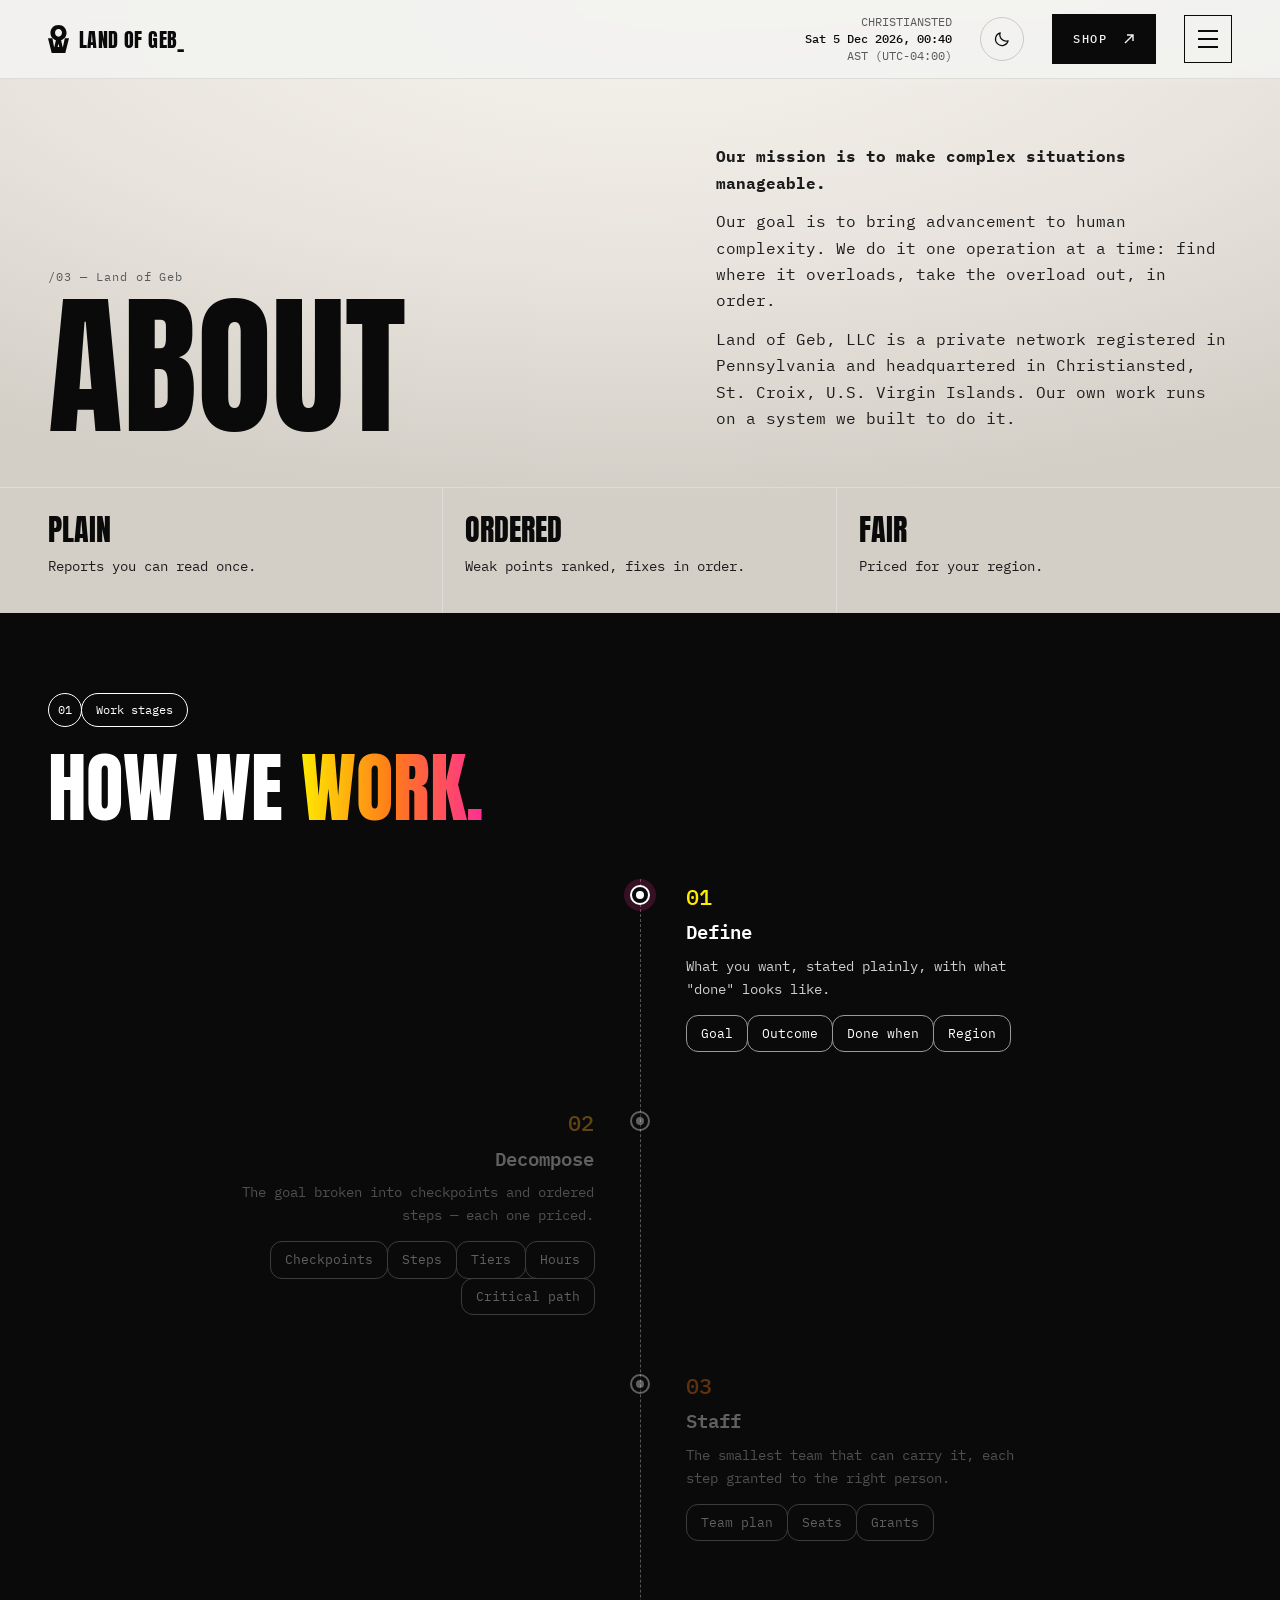
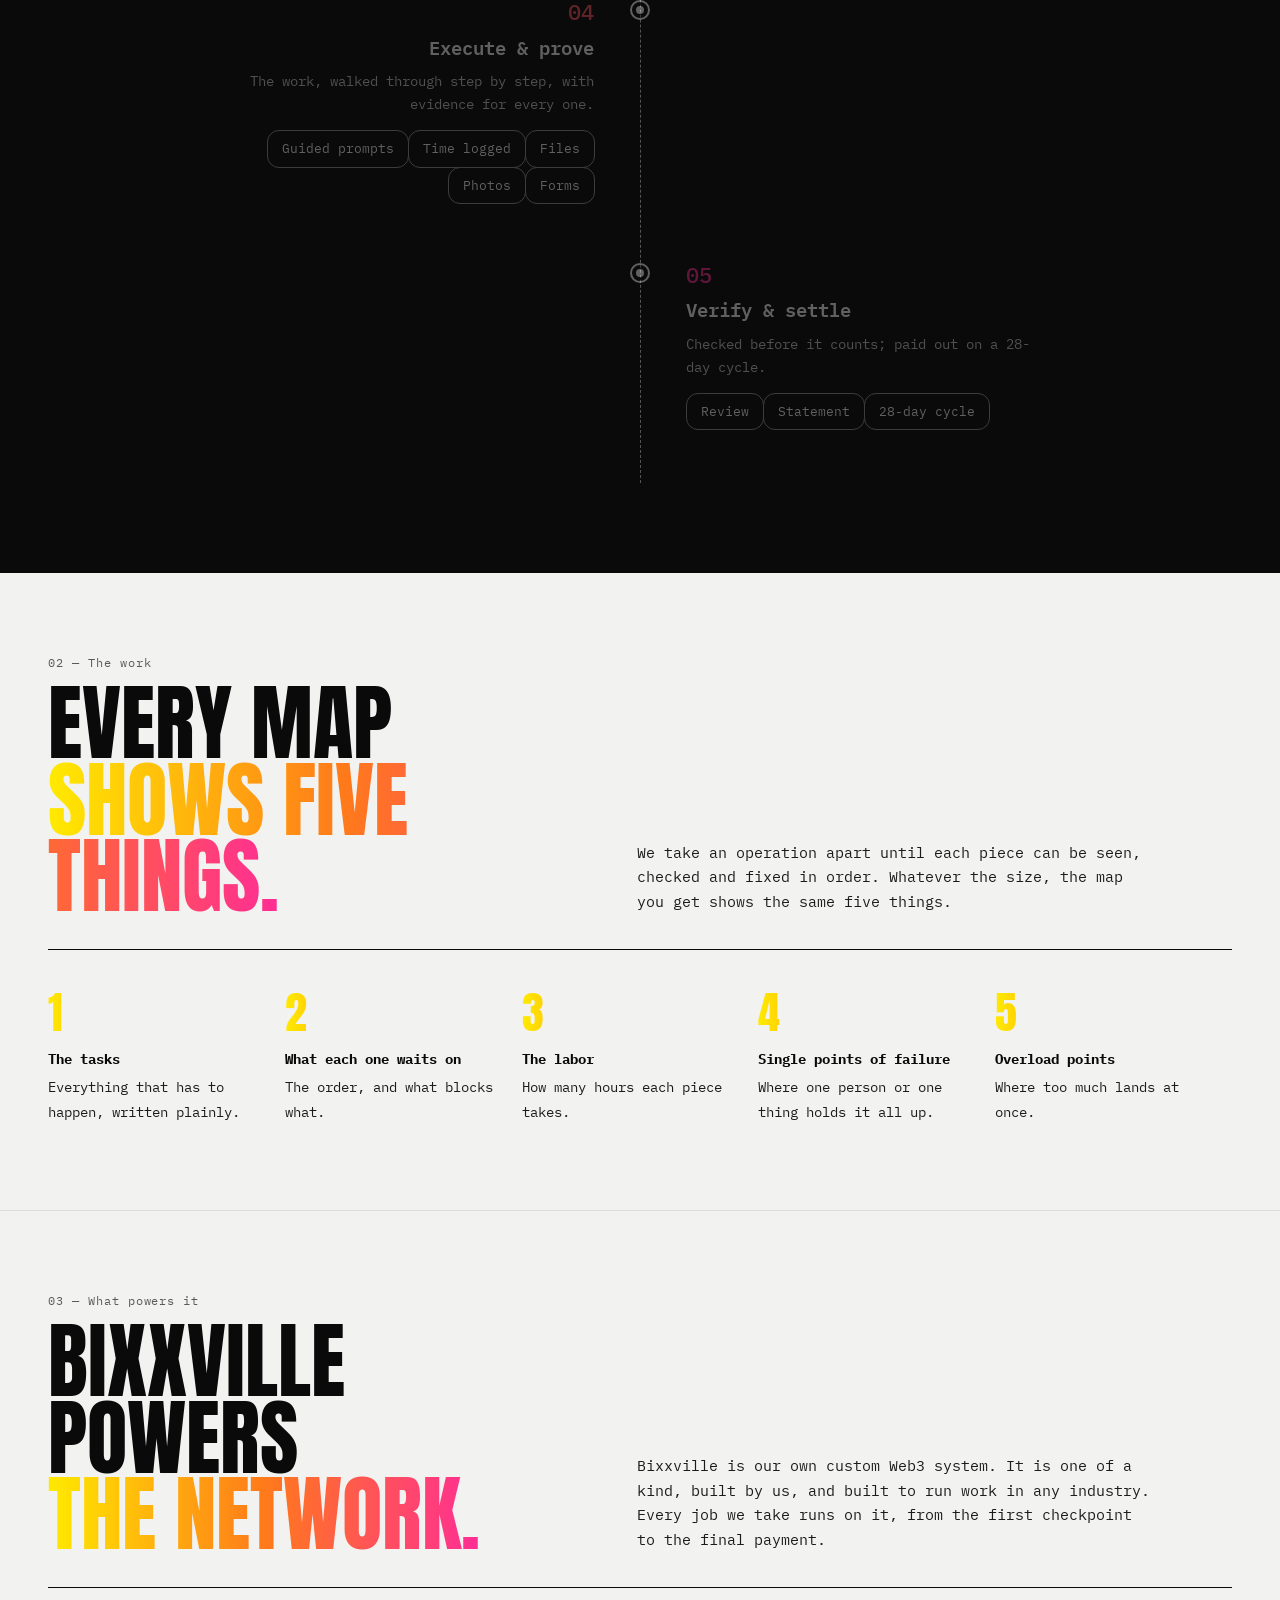
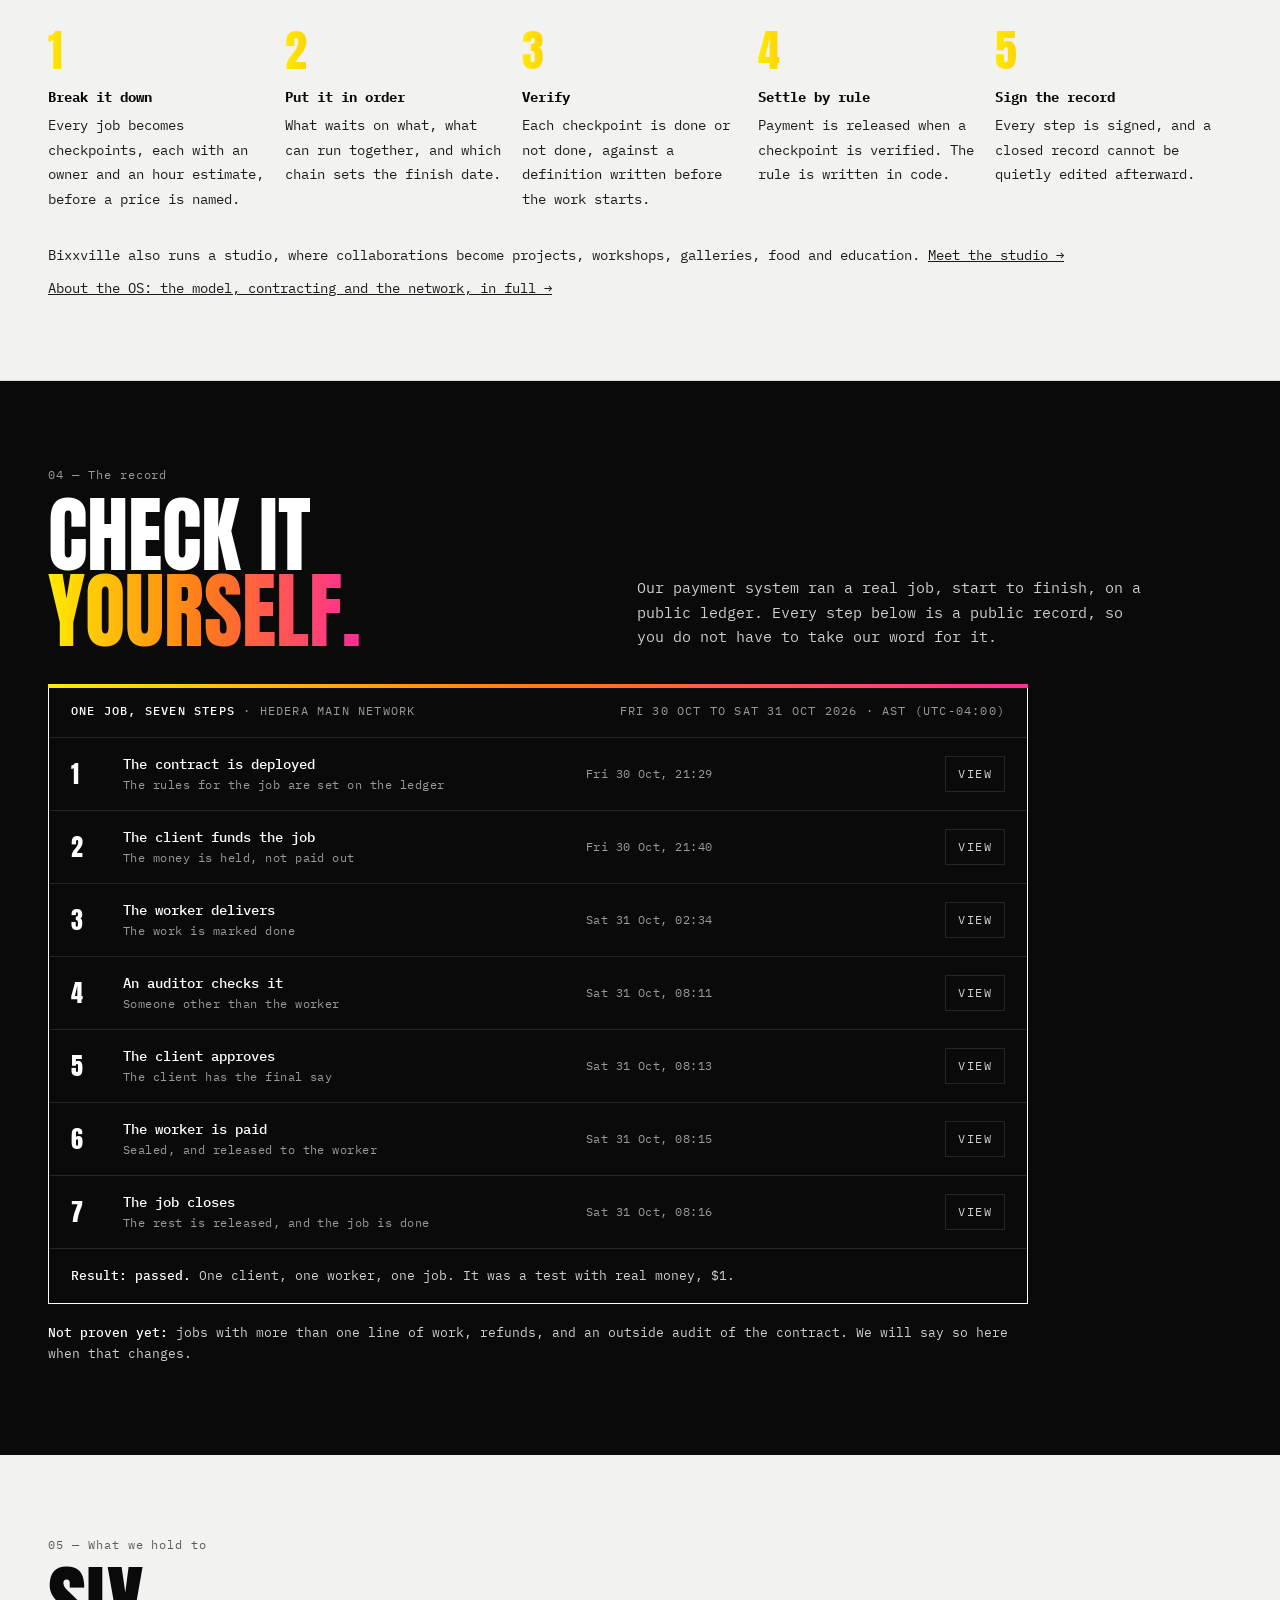
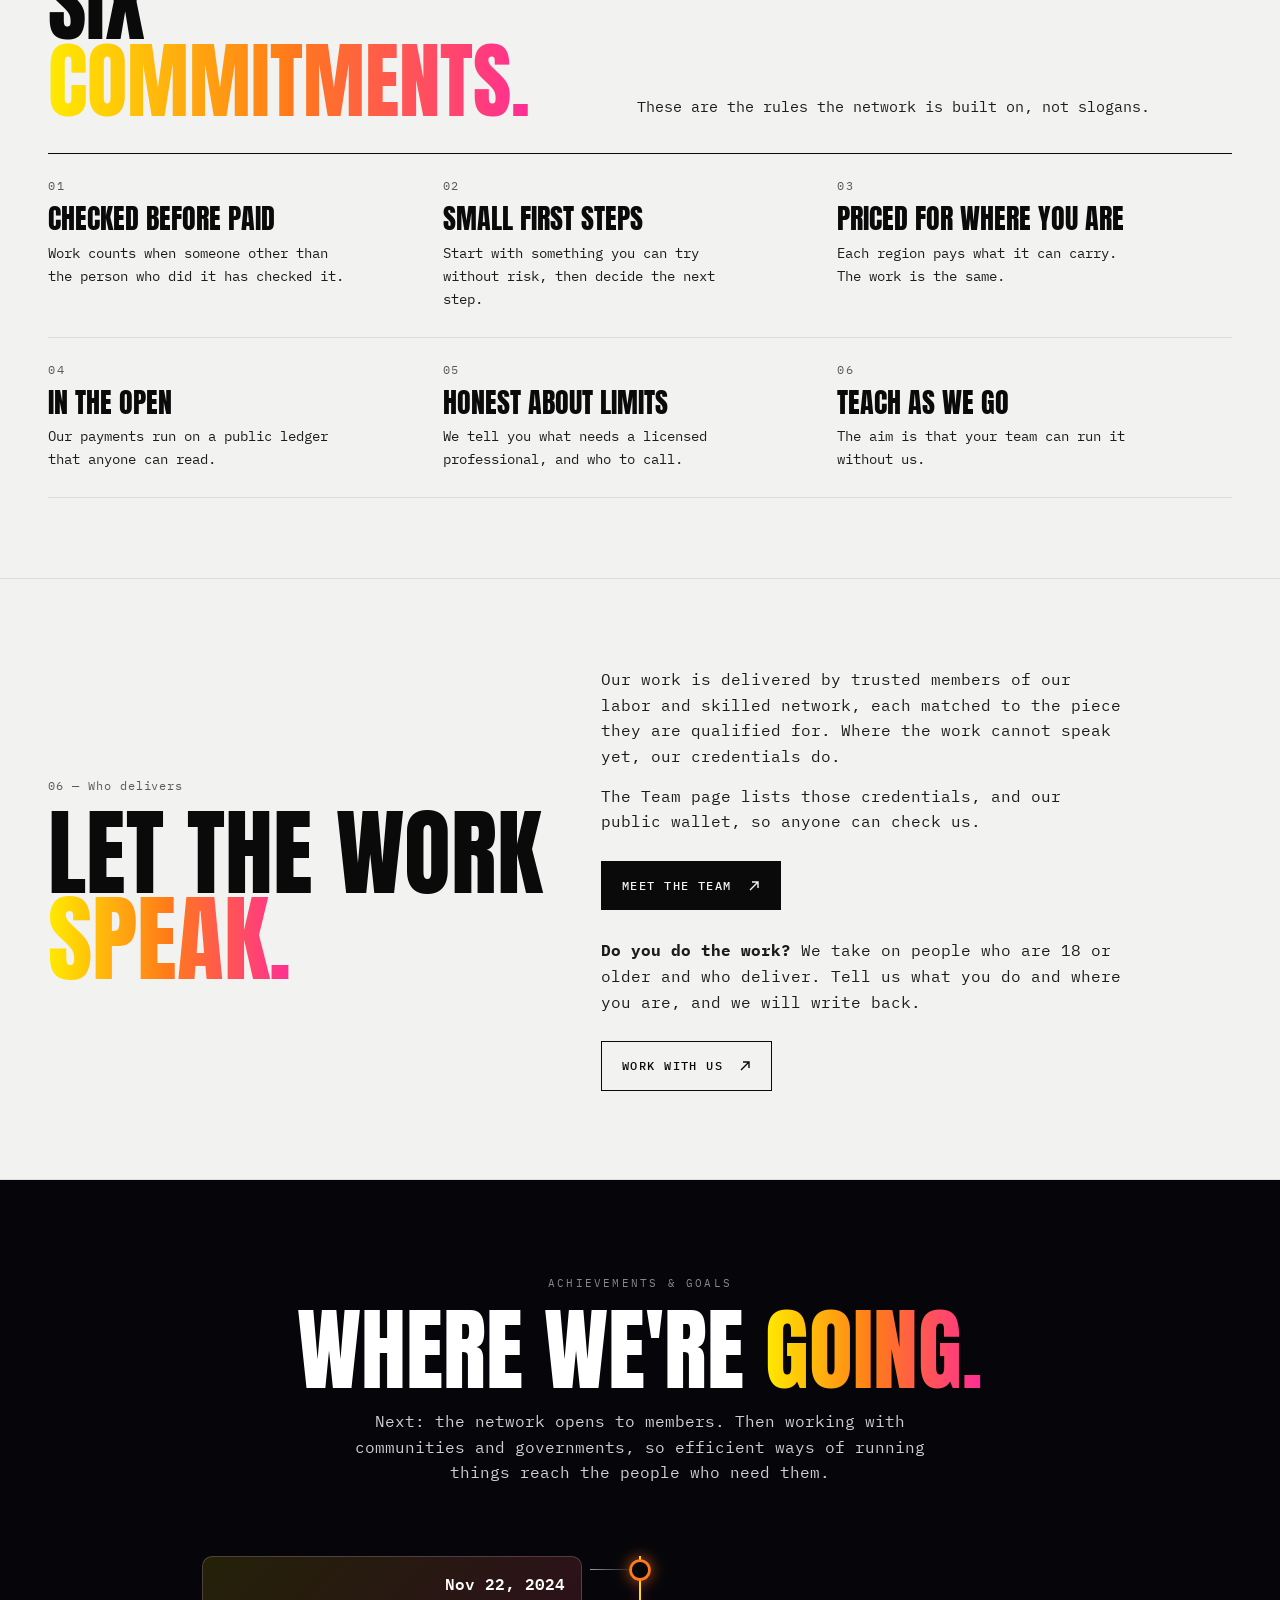
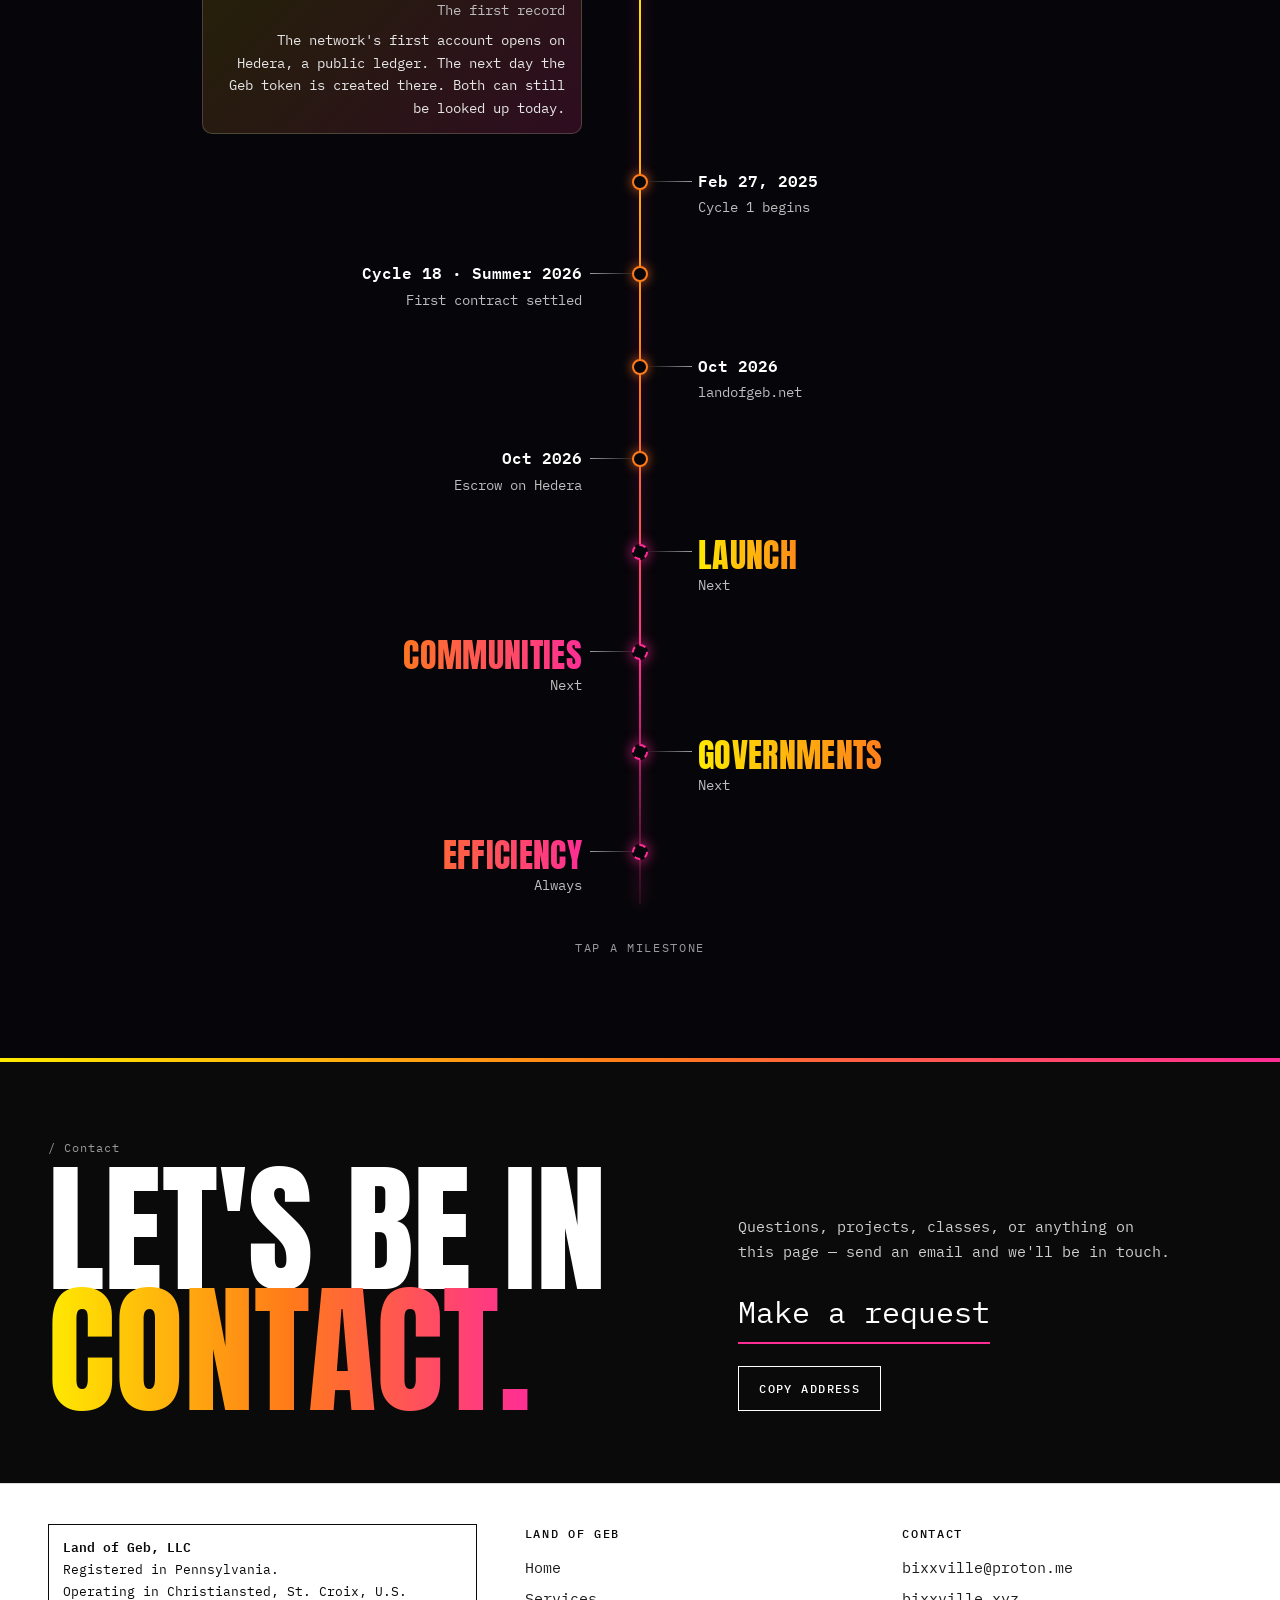
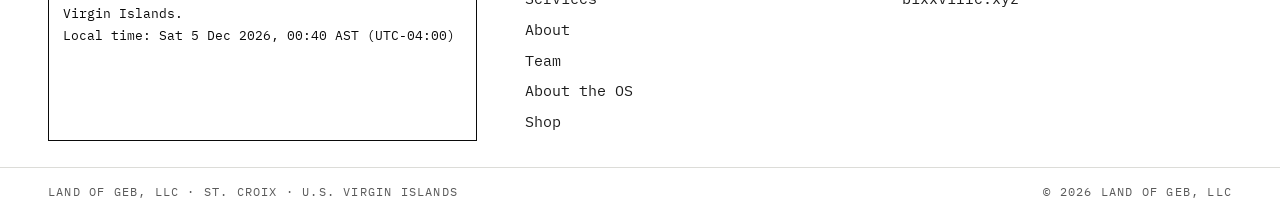
<file: about.html>
<!DOCTYPE html>
<html lang="en">
<head>
<meta charset="UTF-8">
<meta name="viewport" content="width=device-width, initial-scale=1.0">
<title>About — Land of Geb</title>
<meta name="description" content="Land of Geb, LLC — a St. Croix company. Our mission is to make complex situations manageable. How we work, who delivers, and where we are going.">
<link rel="preconnect" href="https://fonts.googleapis.com">
<link rel="preconnect" href="https://fonts.gstatic.com" crossorigin>
<link href="https://fonts.googleapis.com/css2?family=Anton&family=IBM+Plex+Mono:wght@300;400;500;600&display=swap" rel="stylesheet">
<link rel="stylesheet" href="tokens.css">
<script>(function(){try{var t=localStorage.getItem('bx-theme');if(t==='light'||t==='dark')document.documentElement.setAttribute('data-theme',t)}catch(e){}})();</script>
<link rel="stylesheet" href="site.css">
<style>
:root{
  --ink:var(--t-ink); --body:var(--t-text); --soft:var(--t-muted); --faint:var(--t-faint); --bg:var(--t-bg); --card:var(--t-surface); --line:var(--t-line);
  --yellow:var(--t-yellow); --orange:var(--t-orange); --pink:var(--t-pink);
  --neon:var(--t-neon);
  --mono:'IBM Plex Mono',ui-monospace,Menlo,monospace; --display:'Anton','Impact','Arial Narrow',sans-serif;
  --gutter:clamp(16px,4vw,48px);
}
*{box-sizing:border-box;margin:0;padding:0}
html{scroll-behavior:smooth;-webkit-text-size-adjust:100%}
body{background:var(--bg);color:var(--body);font-family:var(--mono);font-size:15px;line-height:1.65;-webkit-font-smoothing:antialiased;overflow-x:hidden}
a{color:inherit;text-decoration:none}
::selection{background:var(--pink);color:var(--t-on-neon)}
.idx{font-size:12px;letter-spacing:.08em;color:var(--soft)}
.neon-text{background:var(--neon);-webkit-background-clip:text;background-clip:text;color:transparent}
.btn{display:inline-flex;align-items:center;gap:16px;padding:14px 20px;border:1px solid var(--ink);font-family:var(--mono);font-size:12px;font-weight:500;
  letter-spacing:.12em;text-transform:uppercase;cursor:pointer;transition:box-shadow .25s;background:transparent;color:var(--ink)}
.btn.solid{background:var(--ink);color:var(--bg)}
.btn:hover{box-shadow:4px 4px 0 var(--pink),8px 8px 0 var(--yellow)}
.arrow{width:12px;height:12px;flex:none}

.bar{position:sticky;top:0;z-index:20;display:grid;align-items:center;gap:28px;padding:14px var(--gutter);
  background:var(--t-bar);backdrop-filter:blur(8px);-webkit-backdrop-filter:blur(8px);border-bottom:1px solid var(--line)}
.bar::after{content:'';position:absolute;left:0;bottom:-1px;height:2px;width:var(--progress,0%);background:var(--neon)}
.mark{font-family:var(--display);font-size:20px;letter-spacing:.02em;display:flex;align-items:center;gap:10px;white-space:nowrap;color:var(--ink)}
.mark-glyph{width:21px;height:28px;background:currentColor;display:inline-block;flex:none;-webkit-mask:url(img/land-of-geb-mark.svg) center/contain no-repeat;mask:url(img/land-of-geb-mark.svg) center/contain no-repeat}
.clock{font-size:12px;line-height:1.4;color:var(--soft);text-align:right;white-space:nowrap}
.clock b{color:var(--ink);font-weight:500}

/* intro */
.intro{display:grid;grid-template-columns:minmax(0,1.2fr) minmax(0,1fr);gap:var(--gutter);align-items:end;padding:64px var(--gutter) 56px;border-bottom:1px solid var(--line)}
.intro .idx{margin-bottom:14px}
.intro h1{font-family:var(--display);font-weight:400;font-size:clamp(72px,12vw,190px);line-height:.85;text-transform:uppercase;color:var(--ink)}
.intro p{font-size:16px;max-width:520px}
.intro p + p{margin-top:12px}

.pillars{display:grid;grid-template-columns:repeat(3,minmax(0,1fr));padding:0 var(--gutter)}
.pillars div{padding:26px 22px 34px 0;border-right:1px solid var(--line)}
.pillars div:last-child{border-right:none;padding-left:22px}
.pillars div:nth-child(2){padding-left:22px}
.pillars b{display:block;font-family:var(--display);font-weight:400;font-size:30px;line-height:1.05;text-transform:uppercase;color:var(--ink);margin-bottom:8px}
.pillars span{font-size:14px}

/* ── work stages: a dashed spine, stages alternating either side ── */
.stages{background:#0A0A0A;color:#fff;padding:80px var(--gutter) 90px;position:relative}
.stages .tag{display:inline-flex;gap:0;margin-bottom:26px}
.stages .tag span{border:1px solid #fff;border-radius:999px;padding:6px 14px;font-size:12px}
.stages .tag span:first-child{border-radius:50%;width:34px;height:34px;padding:0;display:grid;place-items:center;margin-right:-1px}
.stages h2{font-family:var(--display);font-weight:400;font-size:clamp(44px,6vw,92px);line-height:.92;text-transform:uppercase;margin-bottom:56px}
.spine{position:relative;max-width:900px;margin:0 auto}
.spine::before{content:'';position:absolute;left:50%;top:0;bottom:0;border-left:1px dashed #555}
.spine-fill{position:absolute;left:50%;top:0;width:2px;margin-left:-1px;height:0;background:linear-gradient(180deg,var(--yellow),var(--orange),var(--pink))}
.stage{position:relative;width:50%;padding:0 46px 54px;}
.stage:nth-child(odd){text-align:right}
.stage:nth-child(even){margin-left:50%}
.stage .dot{position:absolute;top:6px;width:20px;height:20px;border-radius:50%;border:2px solid #fff;background:#0A0A0A;display:grid;place-items:center;z-index:1;transition:background .3s,box-shadow .3s}
.stage .dot::after{content:'';width:8px;height:8px;border-radius:50%;background:#fff}
.stage:nth-child(odd) .dot{right:-10px}
.stage:nth-child(even) .dot{left:-10px}
.stage.lit .dot{box-shadow:0 0 0 6px rgba(255,45,149,.18)}
.stage .n{font-size:22px;font-weight:500}
.stage h3{font-size:19px;font-weight:600;margin:2px 0 6px}
.stage p{font-size:14px;color:#CFCFCF;margin-bottom:14px}
.chips{display:flex;flex-wrap:wrap;gap:0}
.stage:nth-child(odd) .chips{justify-content:flex-end}
.chip{border:1px solid #9A9A9A;border-radius:12px;padding:7px 14px;font-size:13px;margin:0 -1px -1px 0;background:#0A0A0A;transition:border-color .2s,color .2s,background .2s}
.chip:hover{border-color:#fff;background:#fff;color:#0A0A0A}
.stage{opacity:.35;transition:opacity .6s}
.stage.lit{opacity:1}

/* ── what every map shows ── */
.maps{padding:80px var(--gutter);border-bottom:1px solid var(--line)}
.sec-top{display:grid;grid-template-columns:minmax(0,1fr) minmax(0,1.1fr);gap:var(--gutter);align-items:end;margin-bottom:34px}
.sec-top h2{font-family:var(--display);font-weight:400;font-size:clamp(44px,6.5vw,96px);line-height:.92;text-transform:uppercase;color:var(--ink);margin-top:12px}
.sec-top p{font-size:15px;max-width:520px}
.five{display:grid;grid-template-columns:repeat(5,minmax(0,1fr));border-top:1px solid var(--ink)}
.five div{padding:20px 18px 6px 0}
.five .n{font-family:var(--display);font-size:44px;line-height:1;margin-bottom:8px}
.five b{display:block;font-size:14px;color:var(--ink);margin-bottom:4px}
.five span{font-size:13.5px}
/* ── the record ── */
.record{background:var(--t-band);color:var(--t-band-ink);padding:84px var(--gutter) 90px}
.record .idx{color:var(--t-band-muted)}
.record .sec-top h2{color:var(--t-band-ink)}
.record .sec-top p{color:var(--t-band-text)}
.rec{border:1px solid var(--t-band-ink);position:relative;max-width:980px}
.rec::before{content:'';position:absolute;left:-1px;right:-1px;top:-1px;height:4px;background:var(--neon)}
.rec-head{display:flex;justify-content:space-between;gap:12px;flex-wrap:wrap;padding:16px 22px;border-bottom:1px solid var(--t-band-line);font-size:12px;letter-spacing:.1em;text-transform:uppercase;color:var(--t-band-muted)}
.rec-head b{color:var(--t-band-ink);font-weight:500}
.rec-row{display:grid;grid-template-columns:36px minmax(0,1.3fr) minmax(0,1fr) auto;gap:16px;padding:15px 22px;border-bottom:1px solid var(--t-band-line);align-items:center;font-size:13.5px}
.rec-row .n{font-family:var(--display);font-size:24px;line-height:1;color:var(--t-band-ink)}
.rec-row b{font-weight:500;color:var(--t-band-ink)}
.rec-row small{display:block;font-size:12px;color:var(--t-band-muted);letter-spacing:.04em}
.rec-row a{font-size:12px;letter-spacing:.12em;text-transform:uppercase;border:1px solid var(--t-band-line);padding:7px 12px;white-space:nowrap;color:var(--t-band-text)}
.rec-row a:hover{background:var(--t-band-ink);color:var(--t-band)}
.rec-foot{padding:16px 22px;font-size:13px;color:var(--t-band-text)}
.rec-foot b{color:var(--t-band-ink);font-weight:500}
.rec-not{max-width:980px;margin-top:18px;font-size:13px;color:var(--t-band-text)}
.rec-not b{color:var(--t-band-ink);font-weight:500}
/* ── what we hold to ── */
.hold{padding:80px var(--gutter);border-bottom:1px solid var(--line)}
.hold-grid{display:grid;grid-template-columns:repeat(3,minmax(0,1fr));border-top:1px solid var(--ink)}
.hold-grid div{padding:22px 24px 26px 0;border-bottom:1px solid var(--line)}
.hold-grid .n{font-size:12px;letter-spacing:.14em;color:var(--soft);display:block;margin-bottom:8px}
.hold-grid b{display:block;font-family:var(--display);font-weight:400;font-size:28px;line-height:1.05;text-transform:uppercase;color:var(--ink);margin-bottom:8px}
.hold-grid span.t{font-size:14px;display:block;max-width:300px}

/* ── who delivers ── */
.people{display:grid;grid-template-columns:minmax(0,1fr) minmax(0,1.25fr);gap:var(--gutter);padding:88px var(--gutter);border-bottom:1px solid var(--line);align-items:center}
.people h2{font-family:var(--display);font-weight:400;font-size:clamp(52px,7.5vw,112px);line-height:.9;text-transform:uppercase;color:var(--ink);margin-top:14px}
.people p{font-size:15.5px;max-width:520px}
.people p + p{margin-top:14px}
.people .btn{margin-top:26px}
.app-shot{margin:30px 0 0}
.app-shot img{display:block;width:100%;height:auto;border-radius:16px;border:1px solid var(--line)}
.app-shot figcaption{margin-top:10px;font-size:12.5px;color:var(--soft)}

/* ── roadmap: a glowing line, milestones either side ── */
.roadmap{background:#06060A;color:#fff;padding:90px var(--gutter) 100px;position:relative;overflow:hidden}
#wave{position:absolute;inset:0;width:100%;height:100%;opacity:.55;pointer-events:none}
.roadmap > *:not(canvas){position:relative}
.rm-head{text-align:center;margin-bottom:70px}
.rm-head small{font-size:11px;letter-spacing:.2em;text-transform:uppercase;color:#888}
.rm-head h2{font-family:var(--display);font-weight:400;font-size:clamp(48px,7vw,104px);line-height:.92;text-transform:uppercase;margin:14px 0 18px}
.rm-head p{font-size:15.5px;color:#CFCFCF;max-width:600px;margin:0 auto}
.rm{position:relative;max-width:980px;margin:0 auto}
.rm::before{content:'';position:absolute;left:50%;top:0;bottom:0;width:2px;margin-left:-1px;background:linear-gradient(180deg,#FFEA00,#FF7A1A 45%,#FF2D95 75%,rgba(255,45,149,.15));
  box-shadow:0 0 14px rgba(255,45,149,.6)}
.ms{position:relative;display:grid;grid-template-columns:1fr 1fr;margin-bottom:34px}
.ms-card{grid-column:1;text-align:right;padding-right:58px;cursor:pointer;outline:none}
.ms:nth-child(even) .ms-card{grid-column:2;text-align:left;padding-right:0;padding-left:58px}
.ms-node{position:absolute;left:50%;top:6px;width:16px;height:16px;margin-left:-8px;border-radius:50%;background:#06060A;border:2px solid #FF7A1A;box-shadow:0 0 12px rgba(255,122,26,.7);transition:transform .3s}
.ms.future .ms-node{border-style:dashed;border-color:#FF2D95;box-shadow:0 0 14px rgba(255,45,149,.8)}
.ms-card::after{content:'';position:absolute;top:13px;height:1px;width:46px;background:linear-gradient(90deg,transparent,rgba(255,255,255,.6))}
.ms:nth-child(odd) .ms-card::after{left:calc(50% - 50px);transform:scaleX(-1)}
.ms:nth-child(even) .ms-card::after{left:calc(50% + 6px)}
.ms-when{font-size:16px;font-weight:600}
.ms-what{font-size:13.5px;color:#BDBDBD;margin-top:2px}
.ms-more{max-height:0;overflow:hidden;transition:max-height .45s cubic-bezier(.2,.7,.2,1),margin .3s;font-size:14px;color:#E6E6E6;line-height:1.6}
.ms-box{display:inline-block;text-align:left;max-width:380px;border-radius:10px;padding:0}
.ms:nth-child(odd) .ms-box{text-align:right}
.ms.open .ms-box{background:linear-gradient(135deg,rgba(255,234,0,.12),rgba(255,45,149,.16));border:1px solid rgba(255,255,255,.18);padding:14px 16px}
.ms.open .ms-more{max-height:220px;margin-top:8px}
.ms.open .ms-node{transform:scale(1.35)}
.ms-card:focus-visible .ms-box{outline:2px solid #FF2D95;outline-offset:4px}
.ms.future .ms-when{background:var(--neon);-webkit-background-clip:text;background-clip:text;color:transparent;font-family:var(--display);font-weight:400;font-size:34px;letter-spacing:.01em;text-transform:uppercase;line-height:1}
.ms-hint{text-align:center;font-size:12px;letter-spacing:.14em;text-transform:uppercase;color:var(--t-band-muted);margin-top:20px}

footer{padding:40px var(--gutter) 26px;display:grid;grid-template-columns:minmax(0,1.3fr) repeat(2,minmax(0,1fr));gap:var(--gutter);border-top:1px solid var(--line);background:var(--t-surface-strong)}
.co{font-size:12.5px;line-height:1.75;border:1px solid var(--ink);padding:12px 14px;overflow-wrap:anywhere;color:var(--ink)}
.co b{font-weight:600}
.f-col h4{font-size:12px;color:var(--ink);letter-spacing:.14em;text-transform:uppercase;font-weight:500;margin-bottom:12px}
.f-col a{display:block;color:var(--body);margin-bottom:6px}
.f-col a:hover{text-decoration:underline;text-decoration-color:var(--pink)}
.base{display:flex;justify-content:space-between;gap:16px;padding:14px var(--gutter);border-top:1px solid var(--line);font-size:12px;letter-spacing:.1em;text-transform:uppercase;color:var(--soft);background:var(--t-surface-strong)}

.rv{opacity:0;transform:translateY(20px);transition:opacity .8s cubic-bezier(.2,.7,.2,1),transform .8s cubic-bezier(.2,.7,.2,1)}
.rv.in{opacity:1;transform:none}

@media (max-width:860px){
  .intro,.people,.sec-top{grid-template-columns:1fr}
  .five{grid-template-columns:1fr 1fr}
  .hold-grid{grid-template-columns:1fr}
  .rec-row{grid-template-columns:30px 1fr;gap:6px 14px}
  .rec-row > :nth-child(3),.rec-row > :nth-child(4){grid-column:2}
  .pillars{grid-template-columns:1fr}
  .pillars div,.pillars div:nth-child(2),.pillars div:last-child{border-right:none;border-bottom:1px solid var(--line);padding:20px 0}
  .spine::before,.spine-fill{left:10px}
  .stage,.stage:nth-child(even){width:100%;margin-left:0;padding:0 0 44px 44px;text-align:left}
  .stage:nth-child(odd) .dot,.stage:nth-child(even) .dot{left:0;right:auto}
  .stage:nth-child(odd) .chips{justify-content:flex-start}
  .stage:nth-child(odd){text-align:left}
  .rm::before{left:8px}
  .ms{grid-template-columns:1fr}
  .ms-node{left:8px}
  .ms-card,.ms:nth-child(even) .ms-card{grid-column:1;text-align:left;padding:0 0 0 40px}
  .ms-card::after{display:none}
  .ms:nth-child(odd) .ms-box{text-align:left}
  footer{grid-template-columns:1fr}
  .base{flex-direction:column}
}
@media (prefers-reduced-motion:reduce){
  html{scroll-behavior:auto}
  .rv{opacity:1;transform:none;transition:none}
  .stage{opacity:1}
}
@media print{
  .stages,.roadmap{background:#fff !important;color:#000 !important}
  .stages *,.roadmap *{color:#000 !important;border-color:#999 !important;box-shadow:none !important}
  .ms-when,.neon-text{background:none !important;-webkit-text-fill-color:#000 !important}
  .ms-more{max-height:none !important}
  .stage{opacity:1 !important}
  .rv{opacity:1 !important;transform:none !important}
  footer,.base{background:#fff}
}
</style>
</head>
<body>

<header class="bar" id="bar">
  <a class="mark" href="index.html" aria-label="Land of Geb — home"><span class="mark-glyph"></span>LAND OF GEB_</a>
  <nav class="nav"></nav>
  <div class="clock">CHRISTIANSTED<br><b id="clock">—</b><br>AST (UTC-04:00)</div>
  <a class="btn solid shop-link" href="shop.html">Shop <svg class="arrow" viewBox="0 0 12 12" fill="none" stroke="currentColor" stroke-width="1.4"><path d="M2 10 10 2M4 2h6v6"/></svg></a>
</header>

<main>
  <section class="intro">
    <div class="rv">
      <div class="idx">/03 — Land of Geb</div>
      <h1>About</h1>
    </div>
    <div class="rv">
      <p><strong>Our mission is to make complex situations manageable.</strong></p>
      <p>Our goal is to bring advancement to human complexity. We do it one operation at a time: find where it overloads, take the overload out, in order.</p>
      <p>Land of Geb, LLC is a private network registered in Pennsylvania and headquartered in Christiansted, St. Croix, U.S. Virgin Islands. Our own work runs on a system we built to do it.</p>
    </div>
  </section>

  <div class="pillars">
    <div class="rv"><b>Plain</b><span>Reports you can read once.</span></div>
    <div class="rv"><b>Ordered</b><span>Weak points ranked, fixes in order.</span></div>
    <div class="rv"><b>Fair</b><span>Priced for your region.</span></div>
  </div>

  <!-- ── How we work ── -->
  <section class="stages" id="stages">
    <div class="tag"><span>01</span><span>Work stages</span></div>
    <h2>How we <span class="neon-text">work.</span></h2>
    <div class="spine" id="spine">
      <div class="spine-fill" id="spineFill"></div>
      <div class="stage"><i class="dot"></i><div class="n" style="color:#FFEA00">01</div><h3>Define</h3>
        <p>What you want, stated plainly, with what "done" looks like.</p>
        <div class="chips"><span class="chip">Goal</span><span class="chip">Outcome</span><span class="chip">Done when</span><span class="chip">Region</span></div></div>
      <div class="stage"><i class="dot"></i><div class="n" style="color:#FFB31A">02</div><h3>Decompose</h3>
        <p>The goal broken into checkpoints and ordered steps — each one priced.</p>
        <div class="chips"><span class="chip">Checkpoints</span><span class="chip">Steps</span><span class="chip">Tiers</span><span class="chip">Hours</span><span class="chip">Critical path</span></div></div>
      <div class="stage"><i class="dot"></i><div class="n" style="color:#FF7A1A">03</div><h3>Staff</h3>
        <p>The smallest team that can carry it, each step granted to the right person.</p>
        <div class="chips"><span class="chip">Team plan</span><span class="chip">Seats</span><span class="chip">Grants</span></div></div>
      <div class="stage"><i class="dot"></i><div class="n" style="color:#FF5560">04</div><h3>Execute &amp; prove</h3>
        <p>The work, walked through step by step, with evidence for every one.</p>
        <div class="chips"><span class="chip">Guided prompts</span><span class="chip">Time logged</span><span class="chip">Files</span><span class="chip">Photos</span><span class="chip">Forms</span></div></div>
      <div class="stage"><i class="dot"></i><div class="n" style="color:#FF2D95">05</div><h3>Verify &amp; settle</h3>
        <p>Checked before it counts; paid out on a 28-day cycle.</p>
        <div class="chips"><span class="chip">Review</span><span class="chip">Statement</span><span class="chip">28-day cycle</span></div></div>
    </div>
  </section>

  <!-- ── What every map shows ── -->
  <section class="maps" id="maps">
    <div class="sec-top">
      <div class="rv"><div class="idx">02 — The work</div><h2>Every map<br><span class="neon-text">shows five things.</span></h2></div>
      <p class="rv">We take an operation apart until each piece can be seen, checked and fixed in order. Whatever the size, the map you get shows the same five things.</p>
    </div>
    <div class="five">
      <div class="rv"><div class="n neon-text">1</div><b>The tasks</b><span>Everything that has to happen, written plainly.</span></div>
      <div class="rv"><div class="n neon-text">2</div><b>What each one waits on</b><span>The order, and what blocks what.</span></div>
      <div class="rv"><div class="n neon-text">3</div><b>The labor</b><span>How many hours each piece takes.</span></div>
      <div class="rv"><div class="n neon-text">4</div><b>Single points of failure</b><span>Where one person or one thing holds it all up.</span></div>
      <div class="rv"><div class="n neon-text">5</div><b>Overload points</b><span>Where too much lands at once.</span></div>
    </div>
  </section>

  <!-- ── What powers the network ── -->
  <section class="maps" id="powers">
    <div class="sec-top">
      <div class="rv"><div class="idx">03 — What powers it</div><h2>Bixxville powers<br><span class="neon-text">the network.</span></h2></div>
      <p class="rv">Bixxville is our own custom Web3 system. It is one of a kind, built by us, and built to run work in any industry. Every job we take runs on it, from the first checkpoint to the final payment.</p>
    </div>
    <div class="five">
      <div class="rv"><div class="n neon-text">1</div><b>Break it down</b><span>Every job becomes checkpoints, each with an owner and an hour estimate, before a price is named.</span></div>
      <div class="rv"><div class="n neon-text">2</div><b>Put it in order</b><span>What waits on what, what can run together, and which chain sets the finish date.</span></div>
      <div class="rv"><div class="n neon-text">3</div><b>Verify</b><span>Each checkpoint is done or not done, against a definition written before the work starts.</span></div>
      <div class="rv"><div class="n neon-text">4</div><b>Settle by rule</b><span>Payment is released when a checkpoint is verified. The rule is written in code.</span></div>
      <div class="rv"><div class="n neon-text">5</div><b>Sign the record</b><span>Every step is signed, and a closed record cannot be quietly edited afterward.</span></div>
    </div>
    <p class="rv" style="margin-top:26px;font-size:14px">Bixxville also runs a studio, where collaborations become projects, workshops, galleries, food and education. <a href="https://www.bixxville.xyz" target="_blank" rel="noopener" style="text-decoration:underline">Meet the studio &rarr;</a></p>
    <p class="rv" style="margin-top:10px;font-size:14px"><a href="os.html" style="text-decoration:underline">About the OS: the model, contracting and the network, in full &rarr;</a></p>
  </section>

  <!-- ── The record ── -->
  <section class="record" id="record">
    <div class="sec-top">
      <div class="rv"><div class="idx">04 — The record</div><h2>Check it<br><span class="neon-text">yourself.</span></h2></div>
      <p class="rv">Our payment system ran a real job, start to finish, on a public ledger. Every step below is a public record, so you do not have to take our word for it.</p>
    </div>
    <div class="rec rv">
      <div class="rec-head"><span><b>One job, seven steps</b> · Hedera main network</span><span>Fri 30 Oct to Sat 31 Oct 2026 · AST (UTC-04:00)</span></div>
      <div class="rec-row"><span class="n">1</span><div><b>The contract is deployed</b><small>The rules for the job are set on the ledger</small></div><div><small>Fri 30 Oct, 21:29</small></div><a href="https://hashscan.io/mainnet/transaction/0x676aad19a27dfb9033004e7e953484a400ada94328ddfb1354bb3df1c3c7a5da" target="_blank" rel="noopener">View</a></div>
      <div class="rec-row"><span class="n">2</span><div><b>The client funds the job</b><small>The money is held, not paid out</small></div><div><small>Fri 30 Oct, 21:40</small></div><a href="https://hashscan.io/mainnet/transaction/0x2a73be94b00229cf8073c782221a5545f8ac64775187f5870ce7bbe97d52296a" target="_blank" rel="noopener">View</a></div>
      <div class="rec-row"><span class="n">3</span><div><b>The worker delivers</b><small>The work is marked done</small></div><div><small>Sat 31 Oct, 02:34</small></div><a href="https://hashscan.io/mainnet/transaction/0x1436762428b7ad7a9476ed533830247489026c21d9a94b61402488fd7c81f2ef" target="_blank" rel="noopener">View</a></div>
      <div class="rec-row"><span class="n">4</span><div><b>An auditor checks it</b><small>Someone other than the worker</small></div><div><small>Sat 31 Oct, 08:11</small></div><a href="https://hashscan.io/mainnet/transaction/0x21c22c922e7090fa801fdc1f87479330190557a072e4bc3f4150b1d491d08752" target="_blank" rel="noopener">View</a></div>
      <div class="rec-row"><span class="n">5</span><div><b>The client approves</b><small>The client has the final say</small></div><div><small>Sat 31 Oct, 08:13</small></div><a href="https://hashscan.io/mainnet/transaction/0xf83b4c5cd2a3d7e88d1a743863c16f6be896a5d3c774084b0621d1bea0a56857" target="_blank" rel="noopener">View</a></div>
      <div class="rec-row"><span class="n">6</span><div><b>The worker is paid</b><small>Sealed, and released to the worker</small></div><div><small>Sat 31 Oct, 08:15</small></div><a href="https://hashscan.io/mainnet/transaction/0xb62ed396345a4176f21cc83f8398c91695c52c3fd774fba8697e033f8c218ef1" target="_blank" rel="noopener">View</a></div>
      <div class="rec-row"><span class="n">7</span><div><b>The job closes</b><small>The rest is released, and the job is done</small></div><div><small>Sat 31 Oct, 08:16</small></div><a href="https://hashscan.io/mainnet/transaction/0x6bd7bce68fb76efa87336f88faedb42ec1e3bcaf4da95dd7fd5b2effa5e63b6c" target="_blank" rel="noopener">View</a></div>
      <div class="rec-foot"><b>Result: passed.</b> One client, one worker, one job. It was a test with real money, $1.</div>
    </div>
    <p class="rec-not rv"><b>Not proven yet:</b> jobs with more than one line of work, refunds, and an outside audit of the contract. We will say so here when that changes.</p>
  </section>

  <!-- ── What we hold to ── -->
  <section class="hold" id="hold">
    <div class="sec-top">
      <div class="rv"><div class="idx">05 — What we hold to</div><h2>Six<br><span class="neon-text">commitments.</span></h2></div>
      <p class="rv">These are the rules the network is built on, not slogans.</p>
    </div>
    <div class="hold-grid">
      <div class="rv"><span class="n">01</span><b>Checked before paid</b><span class="t">Work counts when someone other than the person who did it has checked it.</span></div>
      <div class="rv"><span class="n">02</span><b>Small first steps</b><span class="t">Start with something you can try without risk, then decide the next step.</span></div>
      <div class="rv"><span class="n">03</span><b>Priced for where you are</b><span class="t">Each region pays what it can carry. The work is the same.</span></div>
      <div class="rv"><span class="n">04</span><b>In the open</b><span class="t">Our payments run on a public ledger that anyone can read.</span></div>
      <div class="rv"><span class="n">05</span><b>Honest about limits</b><span class="t">We tell you what needs a licensed professional, and who to call.</span></div>
      <div class="rv"><span class="n">06</span><b>Teach as we go</b><span class="t">The aim is that your team can run it without us.</span></div>
    </div>
  </section>

  <!-- ── Who delivers ── -->
  <section class="people" id="people">
    <div class="rv">
      <div class="idx">06 — Who delivers</div>
      <h2>Let the work<br><span class="neon-text">speak.</span></h2>
    </div>
    <div class="rv">
      <p>Our work is delivered by trusted members of our labor and skilled network, each matched to the piece they are qualified for. Where the work cannot speak yet, our credentials do.</p>
      <p>The Team page lists those credentials, and our public wallet, so anyone can check us.</p>
      <a class="btn solid" href="team.html">Meet the team <svg class="arrow" viewBox="0 0 12 12" fill="none" stroke="currentColor" stroke-width="1.4"><path d="M2 10 10 2M4 2h6v6"/></svg></a>
      <p style="margin-top:28px"><strong>Do you do the work?</strong> We take on people who are 18 or older and who deliver. Tell us what you do and where you are, and we will write back.</p>
      <a class="btn" href="request.html?service=network&amp;src=about-work">Work with us <svg class="arrow" viewBox="0 0 12 12" fill="none" stroke="currentColor" stroke-width="1.4"><path d="M2 10 10 2M4 2h6v6"/></svg></a>
    </div>
  </section>

  <!-- ── Roadmap ── -->
  <section class="roadmap" id="roadmap">
    <canvas id="wave" aria-hidden="true"></canvas>
    <div class="rm-head rv">
      <small>Achievements &amp; goals</small>
      <h2>Where we're <span class="neon-text">going.</span></h2>
      <p>Next: the network opens to members. Then working with communities and governments, so efficient ways of running things reach the people who need them.</p>
    </div>
    <div class="rm" id="rm">
      <div class="ms"><i class="ms-node"></i><div class="ms-card" tabindex="0"><div class="ms-box">
        <div class="ms-when">Nov 22, 2024</div><div class="ms-what">The first record</div>
        <div class="ms-more">The network's first account opens on Hedera, a public ledger. The next day the Geb token is created there. Both can still be looked up today.</div></div></div></div>
      <div class="ms"><i class="ms-node"></i><div class="ms-card" tabindex="0"><div class="ms-box">
        <div class="ms-when">Feb 27, 2025</div><div class="ms-what">Cycle 1 begins</div>
        <div class="ms-more">Bixxville's first 28-day cycle. Every cycle since is counted from this day, and every payout settles at the end of one.</div></div></div></div>
      <div class="ms"><i class="ms-node"></i><div class="ms-card" tabindex="0"><div class="ms-box">
        <div class="ms-when">Cycle 18 · Summer 2026</div><div class="ms-what">First contract settled</div>
        <div class="ms-more">The first contract worked, verified and settled through the network, from start to statement.</div></div></div></div>
      <div class="ms"><i class="ms-node"></i><div class="ms-card" tabindex="0"><div class="ms-box">
        <div class="ms-when">Oct 2026</div><div class="ms-what">landofgeb.net</div>
        <div class="ms-more">This site goes live: the services, the sliding scale and the shop.</div></div></div></div>
      <div class="ms"><i class="ms-node"></i><div class="ms-card" tabindex="0"><div class="ms-box">
        <div class="ms-when">Oct 2026</div><div class="ms-what">Escrow on Hedera</div>
        <div class="ms-more">Payment by smart contract. Tested end to end on Hedera's test network, then with a $1 test job on its main network on Oct 31, 2026: the client funded the job, the work was checked and approved, and the worker was paid.</div></div></div></div>
      <div class="ms future"><i class="ms-node"></i><div class="ms-card" tabindex="0"><div class="ms-box">
        <div class="ms-when">Launch</div><div class="ms-what">Next</div>
        <div class="ms-more">The network opens to members.</div></div></div></div>
      <div class="ms future"><i class="ms-node"></i><div class="ms-card" tabindex="0"><div class="ms-box">
        <div class="ms-when">Communities</div><div class="ms-what">Next</div>
        <div class="ms-more">Working alongside community groups, so the practices that make a local operation manageable are shared, not kept.</div></div></div></div>
      <div class="ms future"><i class="ms-node"></i><div class="ms-card" tabindex="0"><div class="ms-box">
        <div class="ms-when">Governments</div><div class="ms-what">Next</div>
        <div class="ms-more">Working with local and regional government offices to bring clearer, more efficient ways of running public services.</div></div></div></div>
      <div class="ms future"><i class="ms-node"></i><div class="ms-card" tabindex="0"><div class="ms-box">
        <div class="ms-when">Efficiency</div><div class="ms-what">Always</div>
        <div class="ms-more">The thread through all of it: the same effort should get more done, for more people.</div></div></div></div>
    </div>
    <div class="ms-hint">Tap a milestone</div>
  </section>

  <!-- ── Contact ── -->
  <section class="contact" id="contact">
    <div>
      <div class="c-idx">/ Contact</div>
      <h2>Let's be in <span>contact.</span></h2>
    </div>
    <div>
      <p>Questions, projects, classes, or anything on this page — send an email and we'll be in touch.</p>
      <a class="c-mail" href="request.html?src=about">Make a request</a>
      <div class="c-row">
        <button class="c-btn" type="button" onclick="navigator.clipboard&&navigator.clipboard.writeText('bixxville@proton.me').then(()=>{this.firstChild.textContent='Copied '})">Copy address </button>
      </div>
    </div>
  </section>
</main>

<footer>
  <div class="co">
    <b>Land of Geb, LLC</b><br>
    Registered in Pennsylvania.<br>
    Operating in Christiansted, St. Croix, U.S. Virgin Islands.<br>
    Local time: <span id="sysdate">—</span>
  </div>
  <div class="f-col">
    <h4>Land of Geb</h4>
    <a href="index.html">Home</a>
    <a href="services.html">Services</a>
    <a href="about.html">About</a>
    <a href="team.html">Team</a>
    <a href="os.html">About the OS</a>
    <a href="shop.html">Shop</a>
  </div>
  <div class="f-col">
    <h4>Contact</h4>
    <a href="mailto:bixxville@proton.me">bixxville@proton.me</a>
    <a href="https://www.bixxville.xyz" target="_blank" rel="noopener">bixxville.xyz</a>
  </div>
</footer>
<div class="base">
  <span>Land of Geb, LLC · St. Croix · U.S. Virgin Islands</span>
  <span>© <span id="yr"></span> Land of Geb, LLC</span>
</div>

<script src="site.js"></script>
<script src="theme.js"></script>
<script>
(() => {
  const $ = id => document.getElementById(id);
  const reduce = matchMedia('(prefers-reduced-motion: reduce)').matches;
  const ast = () => new Date(Date.now() - 4 * 3600e3);
  const tick = () => { const t = gebTime(); $('clock').textContent = `${t.date}, ${t.time}`; $('sysdate').textContent = t.full; };
  tick(); setInterval(tick, 1000);
  $('yr').textContent = gebTime().year;

  const io = new IntersectionObserver(es => es.forEach(e => { if (e.isIntersecting) { e.target.classList.add('in'); io.unobserve(e.target); } }), { threshold: .15 });
  document.querySelectorAll('.rv').forEach(x => io.observe(x));

  // Work stages: the spine fills as you scroll; each stage lights as the fill reaches it
  const spine = $('spine'), fill = $('spineFill'), stages = [...spine.querySelectorAll('.stage')];
  const bar = $('bar');
  const onScroll = () => {
    const d = document.documentElement, vh = innerHeight;
    bar.style.setProperty('--progress', (scrollY / Math.max(1, d.scrollHeight - vh) * 100) + '%');
    const r = spine.getBoundingClientRect();
    const reach = reduce ? r.height : Math.max(0, Math.min(r.height, vh * .62 - r.top));
    fill.style.height = reach + 'px';
    stages.forEach(s => s.classList.toggle('lit', reduce || s.offsetTop <= reach + 4));
  };
  addEventListener('scroll', onScroll, { passive: true });
  addEventListener('resize', onScroll);
  onScroll();

  // Roadmap: tap or press Enter on a milestone to open it; one open at a time
  const ms = [...document.querySelectorAll('.ms')];
  const openMs = m => ms.forEach(x => x.classList.toggle('open', x === m && !m.classList.contains('open')));
  ms.forEach(m => {
    const c = m.querySelector('.ms-card');
    c.addEventListener('click', () => openMs(m));
    c.addEventListener('keydown', e => { if (e.key === 'Enter' || e.key === ' ') { e.preventDefault(); openMs(m); } });
  });
  ms[0].classList.add('open');

  // A field of dots moving on two sine waves behind the roadmap — the mathematics, quietly
  const cv = $('wave'), ctx = cv.getContext('2d');
  let W = 0, H = 0, visible = false;
  const size = () => { const r = cv.getBoundingClientRect(), dpr = Math.min(2, devicePixelRatio || 1); W = r.width; H = r.height; cv.width = W * dpr; cv.height = H * dpr; ctx.setTransform(dpr, 0, 0, dpr, 0, 0); };
  addEventListener('resize', size); size();
  new IntersectionObserver(es => { visible = es[0].isIntersecting; if (visible && !reduce) requestAnimationFrame(draw); }).observe(cv);
  const t0 = performance.now();
  function draw(now) {
    const t = reduce ? 4 : (now - t0) / 1000;
    ctx.clearRect(0, 0, W, H);
    const cols = Math.ceil(W / 14), rows = 22;
    for (let j = 0; j < rows; j++) {
      for (let i = 0; i < cols; i++) {
        const x = i * 14;
        const base = H * .5 + Math.sin(i * .045 + t * .6 + j * .22) * H * .12 + Math.cos(i * .02 - t * .35) * H * .08;
        const y = base + (j - rows / 2) * 7 * (1 + Math.sin(i * .03 + t * .4) * .35);
        const k = i / cols;
        const a = .15 + .55 * Math.max(0, Math.sin(i * .03 + j * .3 + t * .5));
        ctx.fillStyle = k < .5 ? `rgba(255,${Math.round(234 - k * 2 * 112)},${Math.round(k * 2 * 26)},${a})` : `rgba(255,${Math.round(122 - (k - .5) * 2 * 77)},${Math.round(26 + (k - .5) * 2 * 123)},${a})`;
        ctx.fillRect(x, y, 1.6, 1.6);
      }
    }
    if (visible && !reduce) requestAnimationFrame(draw);
  }
  if (reduce) draw(0);
})();
</script>
</body>
</html>
</file>
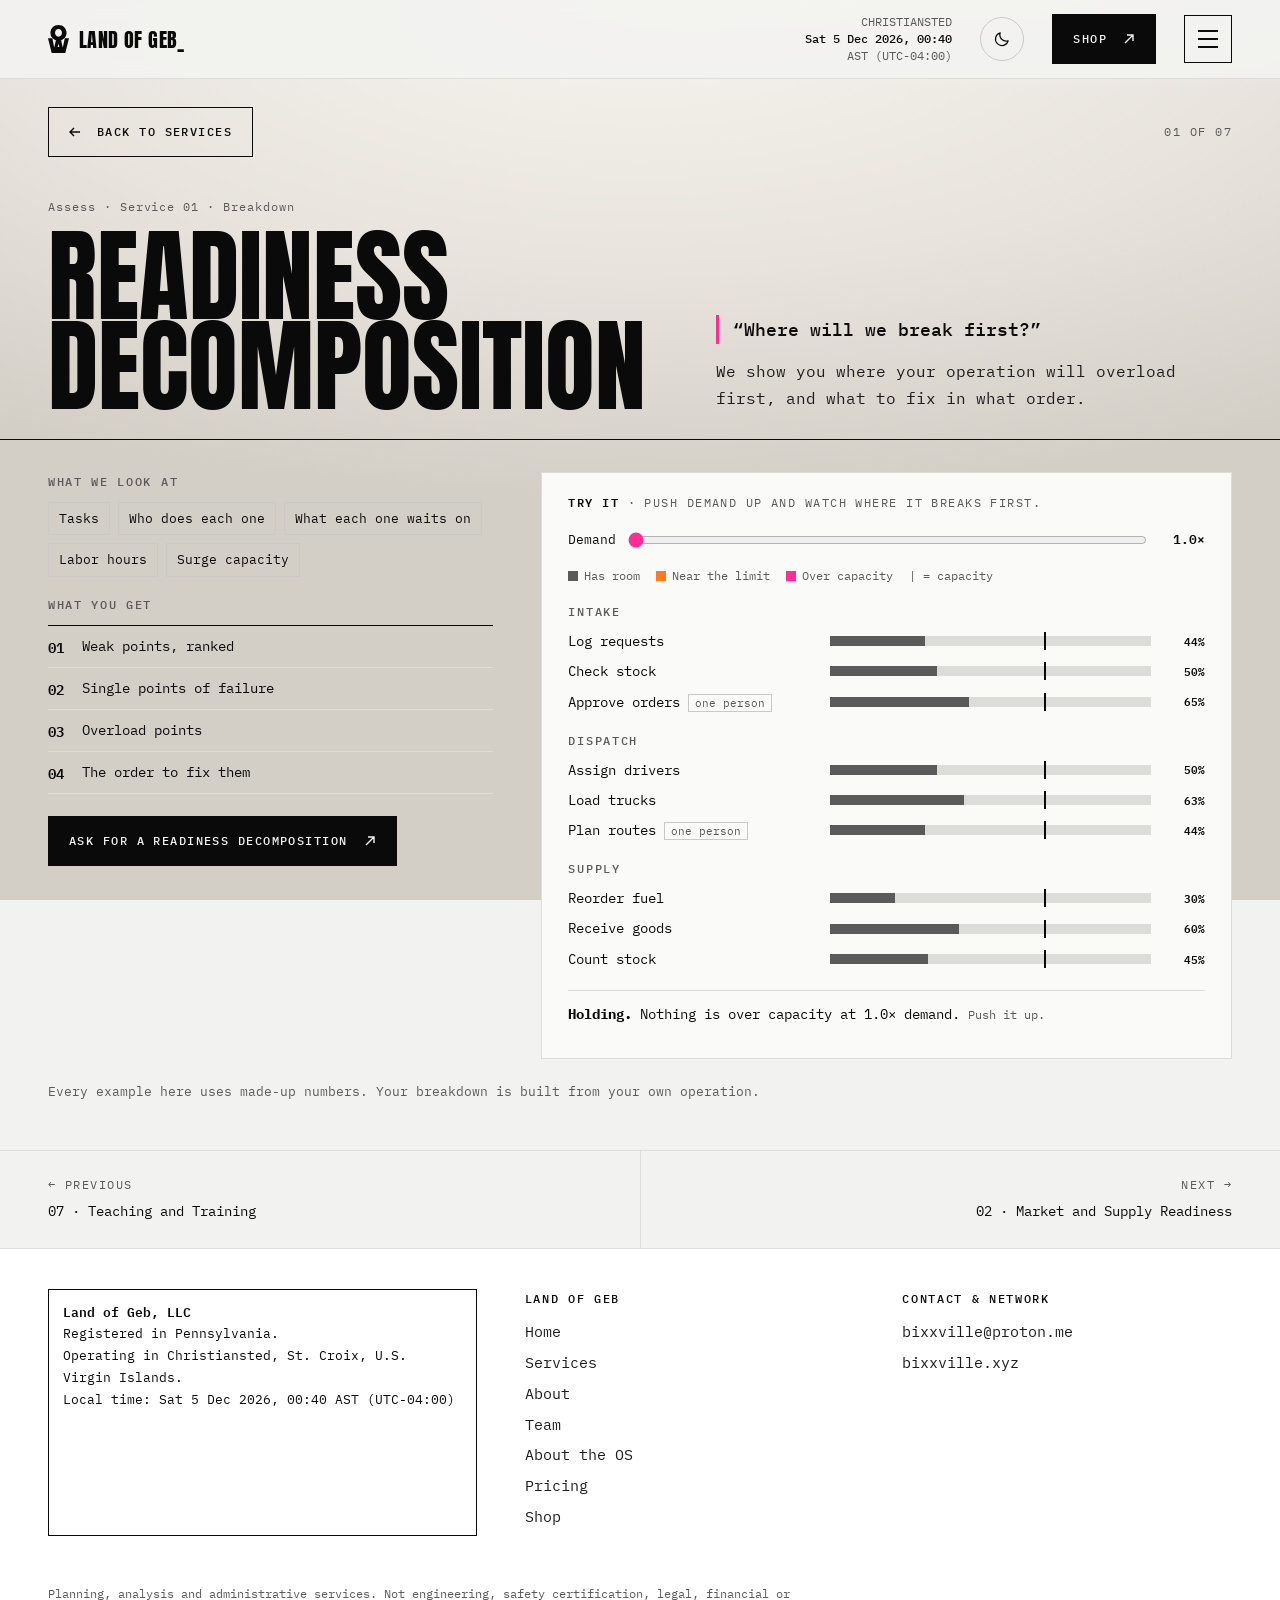
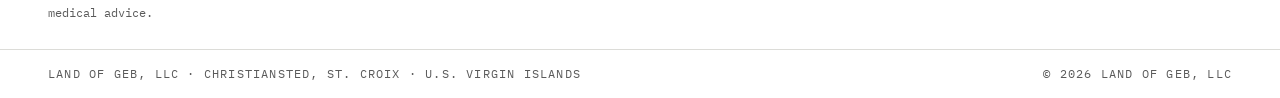
<file: breakdown.html>
<!DOCTYPE html>
<html lang="en">
<head>
<meta charset="UTF-8">
<meta name="viewport" content="width=device-width, initial-scale=1.0">
<title>Breakdown — Land of Geb</title>
<meta name="description" content="A hands-on breakdown of one Land of Geb service: what we look at, what you get, and a working example on made-up numbers.">
<link rel="preconnect" href="https://fonts.googleapis.com">
<link rel="preconnect" href="https://fonts.gstatic.com" crossorigin>
<link href="https://fonts.googleapis.com/css2?family=Anton&family=IBM+Plex+Mono:wght@300;400;500;600&display=swap" rel="stylesheet">
<link rel="stylesheet" href="tokens.css">
<script>(function(){try{var t=localStorage.getItem('bx-theme');if(t==='light'||t==='dark')document.documentElement.setAttribute('data-theme',t)}catch(e){}})();</script>
<link rel="stylesheet" href="site.css">
<style>
:root{
  --ink:var(--t-ink);
  --body:var(--t-text);
  --soft:var(--t-muted);
  --faint:var(--t-faint);
  --bg:var(--t-bg);
  --card:var(--t-surface);
  --line:var(--t-line);
  --yellow:var(--t-yellow);
  --orange:var(--t-orange);
  --pink:var(--t-pink);
  --neon:var(--t-neon);
  --mono:var(--t-font-mono);
  --display:var(--t-font-display);
  --gutter:var(--t-gutter);
}
*{box-sizing:border-box;margin:0;padding:0}
html{scroll-behavior:smooth;-webkit-text-size-adjust:100%}
body{background:var(--bg);color:var(--body);font-family:var(--mono);font-size:15px;line-height:1.65;-webkit-font-smoothing:antialiased;overflow-x:hidden}
a{color:inherit;text-decoration:none}
::selection{background:var(--pink);color:var(--t-on-neon)}
.idx{font-size:12px;letter-spacing:.08em;color:var(--soft)}
.neon-text{background:var(--neon);-webkit-background-clip:text;background-clip:text;color:transparent}
.btn{display:inline-flex;align-items:center;gap:16px;padding:14px 20px;border:1px solid var(--ink);font-family:var(--mono);font-size:12px;font-weight:500;
  letter-spacing:.12em;text-transform:uppercase;cursor:pointer;transition:box-shadow .25s,background .25s,color .25s;background:transparent;color:var(--ink)}
.btn.solid{background:var(--ink);color:var(--bg)}
.btn:hover{box-shadow:4px 4px 0 var(--pink),8px 8px 0 var(--yellow)}
.btn:focus-visible,a:focus-visible{outline:2px solid var(--pink);outline-offset:3px}
.arrow{width:12px;height:12px;flex:none}

/* ── top bar (same as the home page) ── */
.bar{position:sticky;top:0;z-index:20;display:grid;grid-template-columns:auto 1fr auto auto;align-items:center;gap:28px;
  padding:14px var(--gutter);background:var(--t-bar);backdrop-filter:blur(8px);-webkit-backdrop-filter:blur(8px);border-bottom:1px solid var(--line)}
.bar::after{content:'';position:absolute;left:0;bottom:-1px;height:2px;width:var(--progress,0%);background:var(--neon)}
.mark{font-family:var(--display);font-size:20px;letter-spacing:.02em;display:flex;align-items:center;gap:10px;white-space:nowrap;color:var(--ink)}
.mark-glyph{width:21px;height:28px;background:currentColor;display:inline-block;flex:none;-webkit-mask:url(img/land-of-geb-mark.svg) center/contain no-repeat;mask:url(img/land-of-geb-mark.svg) center/contain no-repeat}
.nav{display:flex;gap:22px;font-size:12px;letter-spacing:.12em;text-transform:uppercase}
.clock{font-size:12px;line-height:1.4;color:var(--soft);text-align:right;white-space:nowrap}
.clock b{color:var(--ink);font-weight:500}

.d-q{font-size:18px;color:var(--ink);font-weight:500;border-left:3px solid var(--pink);padding-left:14px}
.d-lead{font-size:16px;max-width:640px}
.swap{animation:swap .45s cubic-bezier(.2,.7,.2,1)}
@keyframes swap{from{opacity:0;transform:translateY(10px)}to{opacity:1;transform:none}}


/* ── the breakdown page: one service, opened from the services page ── */
.bk-nav{display:flex;justify-content:space-between;align-items:center;gap:16px;padding:28px var(--gutter) 0;font-size:12px;letter-spacing:.12em;text-transform:uppercase;color:var(--soft)}
.bk-hero{display:grid;grid-template-columns:minmax(0,1.2fr) minmax(0,1fr);gap:var(--gutter);align-items:end;padding:40px var(--gutter) 28px;border-bottom:1px solid var(--ink)}
.bk-hero .idx{margin-bottom:14px}
.bk-hero h1{font-family:var(--display);font-weight:400;font-size:clamp(52px,8vw,124px);line-height:.88;text-transform:uppercase;color:var(--ink)}
.bk-hero .d-lead{margin-top:14px}
.bd-info h4:first-child{margin-top:0}
.bk-pager{display:grid;grid-template-columns:1fr 1fr;border-top:1px solid var(--line);margin-top:48px}
.bk-pager a{display:block;padding:24px var(--gutter);color:var(--ink);font-size:14px;transition:background .2s}
.bk-pager a small{display:block;font-size:12px;letter-spacing:.12em;text-transform:uppercase;color:var(--soft);margin-bottom:6px}
.bk-pager a + a{text-align:right;border-left:1px solid var(--line)}
.bk-pager a:hover{background:var(--card)}
.no-js .bk-pager,.no-js .bd-panel{display:none}
.bk-nojs{display:none;padding:32px var(--gutter);font-size:15px;color:var(--ink)}
.no-js .bk-nojs{display:block}

/* ── the breakdown: a hands-on example of each service (made-up numbers, never the method) ── */
.bd-panel{display:grid;grid-template-columns:minmax(0,1fr) minmax(0,1.55fr);gap:var(--gutter);padding:32px var(--gutter) 8px}
.bd-info h3{font-family:var(--display);font-weight:400;font-size:clamp(36px,4vw,56px);line-height:.95;text-transform:uppercase;color:var(--ink);margin:10px 0 22px}
.bd-info h4{font-size:12px;font-weight:500;letter-spacing:.14em;text-transform:uppercase;color:var(--soft);margin:18px 0 10px}
.bd-chips{list-style:none;display:flex;flex-wrap:wrap;gap:8px}
.bd-chips li{border:1px solid var(--t-line-strong);padding:5px 10px;font-size:13px;color:var(--ink)}
.bd-get{list-style:none;counter-reset:g;border-top:1px solid var(--ink)}
.bd-get li{counter-increment:g;display:grid;grid-template-columns:34px 1fr;padding:9px 0;border-bottom:1px solid var(--line);font-size:14px;color:var(--ink)}
.bd-get li::before{content:counter(g,decimal-leading-zero);font-weight:600}
.bd-info .d-act{margin-top:22px}
.bd-note{font-size:12.5px;color:var(--soft);padding:14px var(--gutter) 0;max-width:calc(780px + 2 * var(--gutter))}
.fx{border:1px solid var(--line);background:var(--card);padding:20px clamp(14px,2.4vw,26px) 22px;min-width:0;display:flex;flex-direction:column;gap:16px}
.fx-body{display:flex;flex-direction:column;gap:16px;min-width:0}
.fx-cap{font-size:12px;letter-spacing:.12em;text-transform:uppercase;color:var(--soft)}
.fx-cap b{color:var(--ink);font-weight:600}
.fx-ctrl{display:flex;align-items:center;gap:12px;flex-wrap:wrap;font-size:13px;color:var(--ink)}
.fx-ctrl input[type=range]{flex:1;min-width:140px;accent-color:var(--t-pink)}
.fx-ctrl output{font-weight:600;min-width:46px;text-align:right}
.fx-ctrl select{font-family:var(--mono);font-size:13px;padding:8px 10px;border:1px solid var(--t-line-strong);background:var(--bg);color:var(--ink)}
.fx-chk{display:inline-flex;align-items:center;gap:8px;cursor:pointer}
.fx-chk input{accent-color:var(--t-pink);width:16px;height:16px}
.fx-btn{appearance:none;font-family:var(--mono);font-size:12px;letter-spacing:.08em;text-transform:uppercase;padding:9px 12px;min-height:40px;border:1px solid var(--t-line-strong);
  background:var(--bg);color:var(--ink);cursor:pointer;transition:border-color .2s,background .2s,color .2s}
.fx-btn:hover{border-color:var(--ink)}
.fx-btn[aria-pressed="true"]{background:var(--ink);color:var(--bg);border-color:var(--ink)}
.fx-seg{display:inline-flex}
.fx-seg .fx-btn + .fx-btn{border-left:none}
.fx-out{font-size:14px;color:var(--ink);border-top:1px solid var(--line);padding-top:12px;min-height:46px}
.fx-out small{color:var(--soft)}
.fx-key{display:flex;gap:16px;flex-wrap:wrap;font-size:12px;color:var(--soft)}
.fx-key i{display:inline-block;width:10px;height:10px;margin-right:6px;vertical-align:-1px}
.k-ok{background:var(--t-muted)}.k-warm{background:var(--t-orange)}.k-over{background:var(--t-pink)}.k-crit{background:var(--neon)}
/* 01 decomposition */
.rd{display:grid;gap:14px}
.rd-br > b{display:block;font-size:12px;letter-spacing:.14em;text-transform:uppercase;color:var(--soft);font-weight:500;margin-bottom:4px}
.rd-row{display:grid;grid-template-columns:minmax(0,1.1fr) minmax(0,1.4fr) 44px;gap:10px;align-items:center;padding:4px 0;font-size:13.5px;color:var(--ink)}
.rd-row span i{font-style:normal;font-size:11px;margin-left:8px;padding:1px 6px;border:1px solid var(--t-line-strong);color:var(--soft);white-space:nowrap}
.rd-bar{position:relative;height:10px;background:var(--t-line)}
.rd-bar div{height:100%;background:var(--t-muted);transition:width .25s,background .25s}
.rd-bar em{position:absolute;top:-4px;bottom:-4px;width:2px;background:var(--ink)}
.rd-row.warm .rd-bar div{background:var(--t-orange)}
.rd-row.over .rd-bar div{background:var(--t-pink)}
.rd-row.over span{font-weight:600}
.rd-row small{text-align:right;font-weight:600}
.rk{display:inline-grid;place-items:center;width:20px;height:20px;margin:0 6px 0 10px;background:var(--t-pink);color:var(--t-on-neon);font-size:11px;font-weight:600}
/* 02 supply */
.ms-list{display:grid;grid-template-columns:repeat(4,minmax(0,1fr));gap:8px}
.ms-list button{appearance:none;display:flex;flex-direction:column;gap:8px;align-items:flex-start;padding:10px 12px;border:1px solid var(--t-line-strong);background:var(--bg);
  color:var(--ink);font-family:var(--mono);font-size:13px;cursor:pointer;text-align:left;transition:border-color .2s,box-shadow .2s}
.ms-list button[aria-checked="true"]{border-color:var(--ink);box-shadow:inset 0 -3px 0 var(--pink)}
.ms-exp{display:flex;gap:3px}
.ms-exp i{width:14px;height:5px;background:var(--t-line-strong)}
.ms-exp i.on{background:var(--t-orange)}
.ms-chart{width:100%;height:auto;display:block}
.ms-chart .ax{stroke:var(--t-line-strong);stroke-width:1}
.ms-chart .tk{fill:var(--t-muted);font:10px var(--mono)}
.ms-chart .trig{stroke:var(--t-orange);stroke-width:1.5;stroke-dasharray:5 4}
.ms-chart .tl{fill:var(--t-orange);font:600 10px var(--mono)}
.ms-chart .stock{fill:none;stroke:var(--t-ink);stroke-width:2.5;stroke-linecap:round}
.ms-chart .actdot{fill:var(--t-orange)}
.ms-chart .outdot{fill:var(--t-pink)}
/* 03 project map */
.pm{display:grid;gap:6px}
.pm-row{appearance:none;display:grid;grid-template-columns:minmax(0,.9fr) minmax(0,2fr);gap:12px;align-items:center;width:100%;padding:5px 0;background:none;border:none;
  font-family:var(--mono);font-size:13px;color:var(--ink);cursor:pointer;text-align:left}
.pm-row:hover .pm-n{text-decoration:underline;text-decoration-color:var(--pink)}
.pm-track{position:relative;height:18px;background:repeating-linear-gradient(90deg,var(--t-line) 0 1px,transparent 1px var(--g,25%))}
.pm-bar,.pm-slip{position:absolute;top:2px;bottom:2px;transition:left .3s,width .3s}
.pm-bar{background:var(--t-muted)}
.pm-row.crit .pm-bar{background:var(--neon)}
.pm-slip{background:repeating-linear-gradient(45deg,var(--t-pink) 0 3px,transparent 3px 6px);outline:1px solid var(--t-pink);outline-offset:-1px}
.pm-due{position:absolute;top:-4px;bottom:-4px;width:0;border-left:2px dashed var(--ink)}
.pm-ax{display:grid;grid-template-columns:minmax(0,.9fr) minmax(0,2fr);gap:12px;font-size:10.5px;color:var(--soft)}
.pm-ax .pm-track{background:none;height:14px}
.pm-ax em{position:absolute;font-style:normal;transform:translateX(-50%);white-space:nowrap}
/* 04 call tree */
.cc{width:100%;max-width:520px;height:auto;display:block;margin:0 auto}
.cc .edge{stroke:var(--t-line-strong);stroke-width:1.5;transition:stroke .25s,opacity .25s}
.cc .edge.miss{stroke:var(--t-pink);stroke-dasharray:4 4}
.cc .edge.dead{opacity:.25}
.cc .edge.bk{stroke:var(--t-orange);stroke-width:2;stroke-dasharray:6 4}
.cc .el{font:10px var(--mono);fill:var(--t-muted);paint-order:stroke;stroke:var(--card);stroke-width:4px}
.cc .el.bk{fill:var(--t-orange);font-weight:600}
.cc .node{fill:var(--bg);stroke:var(--t-ink);stroke-width:1.5}
.cc .node.off{stroke:var(--t-pink);stroke-dasharray:4 3}
.cc .nt{font:600 11px var(--mono);fill:var(--t-ink)}
.cc-lad{list-style:none;display:grid;gap:0;border-top:1px solid var(--line)}
.cc-lad li{display:grid;grid-template-columns:72px 1fr;gap:10px;padding:8px 0;border-bottom:1px solid var(--line);font-size:13.5px;color:var(--soft);transition:color .25s}
.cc-lad li b{font-weight:600}
.cc-lad li.on{color:var(--ink)}
.cc-lad li.on b{color:var(--t-pink)}
/* 05 roster */
.tm{display:grid;grid-template-columns:minmax(0,1.1fr) repeat(3,minmax(0,1fr));gap:4px;font-size:13px}
.tm > b{font-size:11px;font-weight:500;letter-spacing:.12em;text-transform:uppercase;color:var(--soft);padding:4px 2px}
.tm > span{color:var(--ink);padding:10px 2px;align-self:center}
.tm-c{padding:10px 8px;text-align:center;font-weight:600;transition:background .25s,color .25s}
.tm-c.ok{background:var(--t-green);color:var(--t-on-green)}
.tm-c.one{background:var(--t-orange);color:var(--t-on-neon)}
.tm-c.gap{background:var(--t-pink);color:var(--t-on-neon)}
.k-green{background:var(--t-green)}
/* 06 notice */
.bv{border:1px solid var(--t-line-strong);background:var(--bg);padding:16px 18px;font-size:15px;line-height:1.7;color:var(--soft)}
.bv b{display:block;font-size:11px;letter-spacing:.14em;text-transform:uppercase;font-weight:500;margin-bottom:8px}
.bv span{transition:color .2s,background .2s}
.bv span.hl{color:var(--ink);background:linear-gradient(transparent 62%,rgba(255,45,149,.28) 62%)}

footer{padding:40px var(--gutter) 26px;display:grid;grid-template-columns:minmax(0,1.3fr) repeat(2,minmax(0,1fr));gap:var(--gutter);border-top:1px solid var(--line);background:var(--t-surface-strong)}
.co{font-size:12.5px;line-height:1.75;border:1px solid var(--ink);padding:12px 14px;overflow-wrap:anywhere;color:var(--ink)}
.co b{font-weight:600}
.f-col h4{font-size:12px;letter-spacing:.14em;text-transform:uppercase;font-weight:500;margin-bottom:12px;color:var(--ink)}
.f-col a{display:block;color:var(--body);margin-bottom:6px}
.f-col a:hover{text-decoration:underline;text-decoration-color:var(--pink)}
.fine{grid-column:1 / -1;font-size:12px;color:var(--soft);max-width:780px}
.base{display:flex;justify-content:space-between;gap:16px;padding:14px var(--gutter);border-top:1px solid var(--line);font-size:12px;letter-spacing:.1em;text-transform:uppercase;color:var(--soft);background:var(--t-surface-strong)}

.rv{opacity:0;transform:translateY(20px);transition:opacity .8s cubic-bezier(.2,.7,.2,1),transform .8s cubic-bezier(.2,.7,.2,1)}
.rv.in{opacity:1;transform:none}
.no-js .rv{opacity:1;transform:none}

@media (max-width:960px){
  .bar{grid-template-columns:1fr auto;gap:14px}
  .nav,.clock{display:none}
  .bk-hero,.bd-panel{grid-template-columns:1fr}
  .bk-hero{padding-top:28px}
  .ms-list{grid-template-columns:repeat(2,minmax(0,1fr))}
  .rd-row{grid-template-columns:minmax(0,1fr) minmax(0,1fr) 40px}
  .pm-row,.pm-ax{grid-template-columns:minmax(0,1fr) minmax(0,1.6fr)}
  .bk-pager{grid-template-columns:1fr}
  .bk-pager a + a{border-left:none;border-top:1px solid var(--line)}
  footer{grid-template-columns:1fr}
  .base{flex-direction:column}
}
@media (prefers-reduced-motion:reduce){
  html{scroll-behavior:auto}
  .rv{opacity:1;transform:none;transition:none}
  .swap{animation:none}
}
@media print{
  .bk-nav,.bk-pager,.d-act{display:none !important}
  footer,.base{background:#fff}
}
</style>
</head>
<body class="no-js">
<script>document.body.classList.replace('no-js', 'js');</script>

<header class="bar" id="bar">
  <a class="mark" href="index.html" aria-label="Land of Geb — home"><span class="mark-glyph"></span>LAND OF GEB_</a>
  <nav class="nav">
    <a href="index.html">Home</a>
    <a href="services.html">Services</a>
    <a href="index.html#pricing">Pricing</a>
    <a href="https://www.bixxville.xyz" target="_blank" rel="noopener">Bixxville</a>
  </nav>
  <div class="clock">CHRISTIANSTED<br><b id="clock">—</b><br>AST (UTC-04:00)</div>
  <a class="btn solid shop-link" href="shop.html">Shop <svg class="arrow" viewBox="0 0 12 12" fill="none" stroke="currentColor" stroke-width="1.4"><path d="M2 10 10 2M4 2h6v6"/></svg></a>
</header>

<main>
  <nav class="bk-nav" aria-label="Breakdown">
    <a class="btn" id="back" href="services.html"><svg class="arrow" viewBox="0 0 12 12" fill="none" stroke="currentColor" stroke-width="1.4"><path d="M11 6H1M5 2 1 6l4 4"/></svg> Back to services</a>
    <span id="pos"></span>
  </nav>
  <section class="bk-hero">
    <div>
      <div class="idx" id="kicker">Breakdown</div>
      <h1 id="name">Breakdown</h1>
    </div>
    <div>
      <p class="d-q" id="q"></p>
      <p class="d-lead" id="lead"></p>
    </div>
  </section>
  <section class="bd-panel" id="bdPanel" aria-live="polite"></section>
  <p class="bk-nojs">The breakdowns are interactive and need JavaScript. <a href="services.html" style="text-decoration:underline">See the services instead.</a></p>
  <p class="bd-note">Every example here uses made-up numbers. Your breakdown is built from your own operation.</p>
  <nav class="bk-pager" aria-label="Other services"><a id="prev" href="#"></a><a id="next" href="#"></a></nav>
</main>

<footer>
  <div class="co">
    <b>Land of Geb, LLC</b><br>
    Registered in Pennsylvania.<br>
    Operating in Christiansted, St. Croix, U.S. Virgin Islands.<br>
    Local time: <span id="sysdate">—</span>
  </div>
  <div class="f-col">
    <h4>Land of Geb</h4>
    <a href="index.html">Home</a>
    <a href="services.html">Services</a>
    <a href="about.html">About</a>
    <a href="team.html">Team</a>
    <a href="os.html">About the OS</a>
    <a href="index.html#pricing">Pricing</a>
    <a href="shop.html">Shop</a>
  </div>
  <div class="f-col">
    <h4>Contact &amp; network</h4>
    <a href="mailto:bixxville@proton.me">bixxville@proton.me</a>
    <a href="https://www.bixxville.xyz" target="_blank" rel="noopener">bixxville.xyz</a>
  </div>
  <p class="fine">Planning, analysis and administrative services. Not engineering, safety certification, legal, financial or medical advice.</p>
</footer>
<div class="base">
  <span>Land of Geb, LLC · Christiansted, St. Croix · U.S. Virgin Islands</span>
  <span>© <span id="yr"></span> Land of Geb, LLC</span>
</div>

<script src="site.js"></script>
<script src="theme.js"></script>
<script>
(() => {
  const $ = id => document.getElementById(id);
  const reduce = matchMedia('(prefers-reduced-motion: reduce)').matches;

  const tick = () => { const t = gebTime(); $('clock').textContent = `${t.date}, ${t.time}`; $('sysdate').textContent = t.full; $('yr').textContent = t.year; };
  tick(); setInterval(tick, 15000);

  // ── The seven services, in the order of the dial on the services page ──
  const SERVICES = [
    { id: 'readiness-decomposition', name: 'Readiness Decomposition', group: 'Assess', q: 'Where will we break first?',
      lead: 'We show you where your operation will overload first, and what to fix in what order.', ask: 'Ask for a Readiness Decomposition' },
    { id: 'market-and-supply-readiness', name: 'Market and Supply Readiness', group: 'Assess', q: 'What do we need on hand, and when do we reorder?',
      lead: 'We map what your operation needs from outside, and set the point at which you act.', ask: 'Ask about supply readiness' },
    { id: 'project-mapping', name: 'Project Mapping', group: 'Plan', q: 'What happens in what order, and what can slip?',
      lead: 'We turn a project into a dated map: what happens, when, by whom, and which steps cannot slip.', ask: 'Ask for a project map' },
    { id: 'continuity-and-communications', name: 'Continuity and Communications Plans', group: 'Plan', q: "Who do we call, how, when, and what if they don't answer?",
      lead: 'We write down who calls whom, by which channel, and what happens when no one answers.', ask: 'Ask for a continuity plan' },
    { id: 'talent-management', name: 'Talent Management', group: 'Staff and present', q: 'Who is qualified, available and covered?',
      lead: 'We make sure every critical role has a qualified person, a backup, and a covered shift.', ask: 'Ask about staffing' },
    { id: 'brand-and-voice', name: 'Brand and Voice', group: 'Staff and present', q: 'Can people understand us in one read?',
      lead: 'We give you a name, a voice and documents that read clearly the first time, under pressure.', ask: 'Ask about brand and voice' },
    { id: 'teaching-and-training', name: 'Teaching and Training', group: 'Teach', q: 'Can my team read this on its own?',
      lead: 'We teach your team, or work beside it, so it can read markets, maps and numbers without us.', ask: 'Ask about teaching' },
  ];
  const N = SERVICES.length;
  const pad = i => String(i + 1).padStart(2, '0');
  const ARROW = '<svg class="arrow" viewBox="0 0 12 12" fill="none" stroke="currentColor" stroke-width="1.4"><path d="M2 10 10 2M4 2h6v6"/></svg>';

  // What we look at, what you get, and a hands-on example. Every example runs on made-up numbers:
  // it shows what the work produces, never how we produce it.
  const BD = {
    'readiness-decomposition': { look: ['Tasks', 'Who does each one', 'What each one waits on', 'Labor hours', 'Surge capacity'],
      get: ['Weak points, ranked', 'Single points of failure', 'Overload points', 'The order to fix them'],
      tip: 'Push demand up and watch where it breaks first.', fig: figRD },
    'market-and-supply-readiness': { look: ['Fuel', 'Parts', 'Goods', 'Port capacity', 'Prices'],
      get: ['Every outside input, listed', 'How exposed each one is', 'A trigger point for each'],
      tip: 'Pick an input, then raise demand: the day you must act moves.', fig: figMS },
    'project-mapping': { look: ['Tasks', 'What each one waits on', 'Owners', 'Dates'],
      get: ['A dated dependency map', 'The critical path', 'Action cards'],
      tip: 'Tap a task to make it slip two days. Does the end date move?', fig: figPM },
    'continuity-and-communications': { look: ['Who reaches whom', 'Phone, radio, in person', 'Shift handoffs', 'What happens offline'],
      get: ['Call tree', 'Escalation ladder', 'Handoff format', 'One-page field card', 'After-action review'],
      tip: 'Take the network down, or make someone miss the call.', fig: figCC },
    'talent-management': { look: ['Roles', 'Credentials', 'Availability', 'Shifts'],
      get: ['Staffing plan', 'Roster with backups', 'Cross-training plan', 'Skill levels'],
      tip: 'Compare before and after, then take someone off the roster.', fig: figTM },
    'brand-and-voice': { look: ['Names', 'Notices', 'Forms', 'Signs'],
      get: ['Voice and visual system', 'Brand sheet', 'Your templates, rebuilt'],
      tip: 'How much of the notice does a reader in a hurry take in?', fig: figBV },
    'teaching-and-training': { look: ['Your team and what it knows', 'The work it does', 'Your own numbers', 'Teach it, or sit beside it'],
      get: ['Lessons for your team', 'Worked examples on your numbers', 'Exercises', 'A coaching plan, if you want one'],
      tip: 'Change the odds and the payoff. Does the average trade pay, and how often is a short run still down?', fig: figTT },
  };

  // ── Show one service; its address is breakdown.html#service-id ──
  const bdPanel = $('bdPanel');
  const show = i => {
    const s = SERVICES[i], d = BD[s.id], p = SERVICES[(i + N - 1) % N], n = SERVICES[(i + 1) % N];
    document.title = `${s.name} — Breakdown — Land of Geb`;
    $('kicker').textContent = `${s.group} · Service ${pad(i)} · Breakdown`;
    $('name').textContent = s.name;
    $('q').textContent = `“${s.q}”`;
    $('lead').textContent = s.lead;
    $('pos').textContent = `${pad(i)} of ${String(N).padStart(2, '0')}`;
    $('back').href = `services.html#${s.id}`;
    bdPanel.innerHTML = `
      <div class="bd-info">
        <h4>What we look at</h4><ul class="bd-chips">${d.look.map(x => `<li>${x}</li>`).join('')}</ul>
        <h4>What you get</h4><ol class="bd-get">${d.get.map(x => `<li>${x}</li>`).join('')}</ol>
        <div class="d-act"><a class="btn solid" href="request.html?service=${s.id}&src=breakdown">${s.ask} ${ARROW}</a></div></div>
      <div class="fx"><div class="fx-cap"><b>Try it</b> · ${d.tip}</div><div class="fx-body"></div></div>`;
    d.fig(bdPanel.querySelector('.fx-body'));
    bdPanel.classList.remove('swap'); void bdPanel.offsetWidth; bdPanel.classList.add('swap');
    const link = (a, t, lab) => { a.href = `#${t.id}`; a.dataset.id = t.id; a.innerHTML = `<small>${lab}</small>${pad(SERVICES.indexOf(t))} · ${t.name}`; };
    link($('prev'), p, '← Previous'); link($('next'), n, 'Next →');
  };
  const fromHash = () => { const i = SERVICES.findIndex(s => '#' + s.id === location.hash); show(i < 0 ? 0 : i); };

  // Previous / next swap the page in place, so "Back" still returns to the services page in one step.
  document.querySelectorAll('.bk-pager a').forEach(a => a.addEventListener('click', e => {
    e.preventDefault();
    history.replaceState(null, '', '#' + a.dataset.id);
    fromHash();
    scrollTo({ top: 0, behavior: reduce ? 'auto' : 'smooth' });
  }));
  // Back: if you came from the services page and are still on the same service, return to exactly where you were;
  // otherwise open the services page at the service you are looking at.
  const arrived = location.hash;
  $('back').addEventListener('click', e => {
    let fromServices = false;
    try { const r = new URL(document.referrer); fromServices = r.origin === location.origin && /services\.html$/.test(r.pathname); } catch (err) {}
    if (fromServices && location.hash === arrived && history.length > 1) { e.preventDefault(); history.back(); }
  });
  addEventListener('hashchange', fromHash);

  const range = (id, label, min, max, step, val, fmt) =>
    `<div class="fx-ctrl"><label for="${id}">${label}</label><input type="range" id="${id}" min="${min}" max="${max}" step="${step}" value="${val}"><output id="${id}O">${fmt(val)}</output></div>`;
  const times = v => (+v).toFixed(1) + '×';

  // 01 — a sample operation broken into branches and tasks; each bar is load against capacity
  function figRD(el) {
    const BR = [['Intake', [['Log requests', 40, 90], ['Check stock', 30, 60], ['Approve orders', 26, 40, 1]]],
                ['Dispatch', [['Assign drivers', 35, 70], ['Load trucks', 50, 80], ['Plan routes', 20, 45, 1]]],
                ['Supply', [['Reorder fuel', 15, 50], ['Receive goods', 45, 75], ['Count stock', 25, 55]]]];
    const MAX = 1.5;
    el.innerHTML = range('rdS', 'Demand', 1, 3, .1, 1, times) +
      `<div class="fx-key"><span><i class="k-ok"></i>Has room</span><span><i class="k-warm"></i>Near the limit</span><span><i class="k-over"></i>Over capacity</span><span>| = capacity</span></div>
       <div class="rd" id="rdT"></div><div class="fx-out" id="rdR"></div>`;
    const s = el.querySelector('#rdS');
    const draw = () => {
      const k = +s.value, rows = [];
      el.querySelector('#rdSO').textContent = times(k);
      el.querySelector('#rdT').innerHTML = BR.map(([b, ts]) => `<div class="rd-br"><b>${b}</b>${ts.map(([n, load, cap, one]) => {
        const r = load * k / cap; rows.push({ n, b, r });
        return `<div class="rd-row ${r >= 1 ? 'over' : r >= .75 ? 'warm' : ''}"><span>${n}${one ? '<i>one person</i>' : ''}</span>
          <div class="rd-bar"><div style="width:${Math.min(r, MAX) / MAX * 100}%"></div><em style="left:${100 / MAX}%"></em></div><small>${Math.round(r * 100)}%</small></div>`;
      }).join('')}</div>`).join('');
      const over = rows.filter(x => x.r >= 1).sort((a, b) => b.r - a.r);
      el.querySelector('#rdR').innerHTML = over.length
        ? `<b>Breaks first:</b>${over.slice(0, 3).map((x, i) => `<span class="rk">${i + 1}</span>${x.n} <small>(${x.b})</small>`).join('')}`
        : `<b>Holding.</b> Nothing is over capacity at ${times(k)} demand. <small>Push it up.</small>`;
    };
    s.addEventListener('input', draw); draw();
  }

  // 02 — outside inputs, how exposed each is, and the day you must act
  function figMS(el) {
    const IN = [['Fuel', 3, 800, 40, 300, 'gallons'], ['Spare parts', 2, 120, 4, 40, 'parts'], ['Bottled water', 3, 2000, 90, 900, 'cases'], ['Port slots', 2, 30, 1, 12, 'slots']];
    let cur = 0;
    el.innerHTML = `<div class="ms-list" role="radiogroup" aria-label="Outside inputs">${IN.map(([n, x], i) =>
        `<button type="button" role="radio" data-i="${i}" aria-checked="false"><span>${n}</span><span class="ms-exp" title="Exposure: ${['', 'low', 'medium', 'high'][x]}">${[1, 2, 3].map(k => `<i class="${k <= x ? 'on' : ''}"></i>`).join('')}</span></button>`).join('')}</div>` +
      range('msS', 'Demand', 1, 3, .1, 1, times) +
      `<svg class="ms-chart" id="msC" viewBox="0 0 340 172" role="img" aria-label="Stock over 30 days"></svg><div class="fx-out" id="msR"></div>`;
    const draw = () => {
      const [, , st, use, trig, unit] = IN[cur], k = +el.querySelector('#msS').value, u = use * k;
      el.querySelector('#msSO').textContent = times(k);
      el.querySelectorAll('.ms-list button').forEach((b, i) => b.setAttribute('aria-checked', i === cur));
      const X = d => 34 + d / 30 * 296, Y = v => 150 - v / st * 128;
      const out = st / u, act = (st - trig) / u, end = Math.min(out, 30);
      el.querySelector('#msC').innerHTML = `
        <line class="ax" x1="34" y1="150" x2="330" y2="150"/><line class="ax" x1="34" y1="18" x2="34" y2="150"/>
        ${[0, 10, 20, 30].map(d => `<text class="tk" x="${X(d)}" y="166" text-anchor="${d === 30 ? 'end' : 'middle'}">Day ${d}</text>`).join('')}
        <text class="tk" x="30" y="${Y(st) + 4}" text-anchor="end">Full</text><text class="tk" x="30" y="154" text-anchor="end">0</text>
        <line class="trig" x1="34" x2="330" y1="${Y(trig)}" y2="${Y(trig)}"/><text class="tl" x="328" y="${Y(trig) - 7}" text-anchor="end">Trigger point</text>
        <polyline class="stock" points="${X(0)},${Y(st)} ${X(end)},${Y(Math.max(0, st - u * end))}"/>
        ${act <= 30 ? `<circle class="actdot" cx="${X(act)}" cy="${Y(trig)}" r="5.5"/>` : ''}
        ${out <= 30 ? `<circle class="outdot" cx="${X(out)}" cy="${Y(0)}" r="4.5"/>` : ''}`;
      el.querySelector('#msR').innerHTML = out <= 30
        ? `<b>Act by day ${Math.floor(act)}.</b> At ${Math.round(u)} ${unit} a day it runs out on day ${Math.floor(out)}.`
        : `<b>Act by day ${Math.floor(act)}.</b> At ${Math.round(u)} ${unit} a day it lasts past day 30.`;
    };
    el.querySelector('.ms-list').addEventListener('click', e => { const b = e.target.closest('button'); if (b) { cur = +b.dataset.i; draw(); } });
    el.querySelector('#msS').addEventListener('input', draw); draw();
  }

  // 03 — a sample job on a dependency map; slip a task and see if the end date moves
  function figPM(el) {
    const T = [['A', 'Survey the site', 3, []], ['B', 'Order materials', 5, ['A']], ['C', 'Get permits', 6, []],
               ['D', 'Build', 8, ['B', 'C']], ['E', 'Train the crew', 4, ['C']], ['F', 'Hand over', 2, ['D', 'E']]];
    const DUE = 18, slip = {};
    let msg = '';
    el.innerHTML = `<div class="fx-ctrl"><label class="fx-chk"><input type="checkbox" id="pmC" checked> Show the critical path</label><button type="button" class="fx-btn" id="pmR">Reset</button></div>
      <div class="fx-key"><span><i class="k-crit"></i>Critical path</span><span><i class="k-ok"></i>Has slack</span><span><i class="k-over"></i>Slipped</span><span>┆ = due date</span></div>
      <div class="pm" id="pmG"></div><div class="fx-out" id="pmO"></div>`;
    const plan = () => {
      const es = {}, ef = {}, ls = {};
      T.forEach(([id, , d, dep]) => { es[id] = Math.max(0, ...dep.map(x => ef[x])); ef[id] = es[id] + d + (slip[id] || 0); });
      const end = Math.max(...Object.values(ef));
      [...T].reverse().forEach(([id, , d]) => {
        const next = T.filter(t => t[3].includes(id));
        ls[id] = (next.length ? Math.min(...next.map(t => ls[t[0]])) : end) - d - (slip[id] || 0);
      });
      return { es, ls, end };
    };
    const draw = () => {
      const { es, ls, end } = plan(), W = Math.max(20, end + 2), P = v => v / W * 100, crit = el.querySelector('#pmC').checked;
      el.querySelector('#pmG').style.setProperty('--g', P(5) + '%');
      el.querySelector('#pmG').innerHTML =T.map(([id, n, d]) => `
        <button type="button" class="pm-row ${crit && ls[id] === es[id] ? 'crit' : ''}" data-id="${id}" aria-pressed="${!!slip[id]}">
          <span class="pm-n">${n}</span><span class="pm-track"><span class="pm-bar" style="left:${P(es[id])}%;width:${P(d)}%"></span>
          ${slip[id] ? `<span class="pm-slip" style="left:${P(es[id] + d)}%;width:${P(slip[id])}%"></span>` : ''}<i class="pm-due" style="left:${P(DUE)}%"></i></span></button>`).join('') +
        `<div class="pm-ax"><span></span><span class="pm-track">${[0, 5, 10, 15, 20].filter(v => v <= W).map(v => `<em style="left:${P(v)}%">${v ? v : 'Day 0'}</em>`).join('')}</span></div>`;
      const late = end - DUE;
      el.querySelector('#pmO').innerHTML = `<b>${late > 0 ? `Finishes day ${end}: ${late} days late.` : `Finishes day ${end}: on time.`}</b> <small>${msg}</small>`;
    };
    el.querySelector('#pmG').addEventListener('click', e => {
      const b = e.target.closest('.pm-row'); if (!b) return;
      const id = b.dataset.id, name = T.find(t => t[0] === id)[1], before = plan().end;
      slip[id] = slip[id] ? 0 : 2;
      const after = plan().end;
      msg = !slip[id] ? '' : after > before ? `${name} is on the critical path, so the end date moved.` : `${name} had room to slip, so the end date held.`;
      draw();
    });
    el.querySelector('#pmC').addEventListener('change', draw);
    el.querySelector('#pmR').addEventListener('click', () => { Object.keys(slip).forEach(k => delete slip[k]); msg = ''; draw(); });
    msg = 'Tap a task to make it slip.'; draw();
  }

  // 04 — a sample call tree with its escalation ladder
  function figCC(el) {
    let down = false, miss = false;
    el.innerHTML = `<div class="fx-ctrl"><button type="button" class="fx-btn" id="ccD" aria-pressed="false">Network down</button><button type="button" class="fx-btn" id="ccM" aria-pressed="false">Supervisor B misses the call</button></div>
      <svg class="cc" id="ccS" viewBox="0 0 360 240" role="img" aria-label="Call tree"></svg><ol class="cc-lad" id="ccL"></ol>`;
    const N = { L: [180, 24, 'Lead'], A: [95, 116, 'Supervisor A'], B: [265, 116, 'Supervisor B'],
                a1: [48, 212, 'Crew 1'], a2: [138, 212, 'Crew 2'], b1: [222, 212, 'Crew 3'], b2: [312, 212, 'Crew 4'] };
    const draw = () => {
      const up = down ? 'Radio' : 'Phone', dn = down ? 'In person' : 'Text';
      // crew lines are labelled on the outside only, so the labels never overlap on a phone
      const E = [['L', 'A', up], ['L', 'B', up, miss ? 'miss' : ''], ['A', 'a1', dn], ['A', 'a2', ''], ['B', 'b1', '', miss ? 'dead' : ''], ['B', 'b2', dn, miss ? 'dead' : '']];
      if (miss) E.push(['A', 'b1', '', 'bk'], ['A', 'b2', 'Backup', 'bk']);
      const line = ([f, t, lab, c]) => {
        const [x1, y1] = N[f], [x2, y2] = N[t], mx = (x1 + x2) / 2, my = (y1 + y2) / 2 + 3;
        return `<line class="edge ${c || ''}" x1="${x1}" y1="${y1 + 14}" x2="${x2}" y2="${y2 - 14}"/>` + (lab ? `<text class="el ${c || ''}" x="${mx}" y="${my}" text-anchor="middle">${lab}</text>` : '');
      };
      el.querySelector('#ccS').innerHTML = E.map(line).join('') + Object.entries(N).map(([k, [x, y, n]]) =>
        `<rect class="node ${miss && k === 'B' ? 'off' : ''}" x="${x - (n.length > 6 ? 44 : 34)}" y="${y - 14}" width="${n.length > 6 ? 88 : 68}" height="28" rx="14"/><text class="nt" x="${x}" y="${y + 4}" text-anchor="middle">${n}</text>`).join('');
      const steps = [['0 min', `Lead calls both supervisors by ${up.toLowerCase()}.`],
                     ['+10 min', 'No answer: Supervisor A takes Crew 3 and Crew 4.'],
                     ['+20 min', down ? 'Still nothing: a runner goes in person.' : 'Still nothing: switch to radio.'],
                     ['After', 'Review what happened. Update the field card.']];
      el.querySelector('#ccL').innerHTML = steps.map(([t, s], i) => `<li class="${miss || i === 0 || i === 3 ? 'on' : ''}"><b>${t}</b><span>${s}</span></li>`).join('');
      el.querySelector('#ccD').setAttribute('aria-pressed', down);
      el.querySelector('#ccM').setAttribute('aria-pressed', miss);
    };
    el.querySelector('#ccD').addEventListener('click', () => { down = !down; draw(); });
    el.querySelector('#ccM').addEventListener('click', () => { miss = !miss; draw(); });
    draw();
  }

  // 05 — a sample roster: every role and shift, before and after
  function figTM(el) {
    const R = ['Dispatcher', 'Driver', 'Forklift', 'Radio'], S = ['Day', 'Swing', 'Night'];
    const BEFORE = [[['A'], ['A'], []], [['B', 'C'], ['C'], ['D']], [['E'], ['E'], []], [['A'], [], ['D']]];
    const AFTER = [[['A', 'F'], ['C', 'A'], ['F', 'D']], [['B', 'C'], ['C', 'E'], ['D', 'B']], [['E', 'B'], ['E', 'F'], ['F', 'D']], [['A', 'D'], ['C', 'F'], ['D', 'A']]];
    let after = false;
    el.innerHTML = `<div class="fx-ctrl"><span class="fx-seg"><button type="button" class="fx-btn" data-v="0">Before</button><button type="button" class="fx-btn" data-v="1">After</button></span>
        <label for="tmO">Take out</label><select id="tmO"><option value="">Nobody</option>${'ABCDEF'.split('').map(p => `<option>Person ${p}</option>`).join('')}</select></div>
      <div class="fx-key"><span><i class="k-green"></i>Covered, with a backup</span><span><i class="k-warm"></i>One person</span><span><i class="k-over"></i>Gap</span></div>
      <div class="tm" id="tmG"></div><div class="fx-out" id="tmR"></div>`;
    const draw = () => {
      const out = el.querySelector('#tmO').value.slice(-1), M = after ? AFTER : BEFORE, n = { ok: 0, one: 0, gap: 0 };
      el.querySelectorAll('.fx-seg .fx-btn').forEach(b => b.setAttribute('aria-pressed', +b.dataset.v === +after));
      el.querySelector('#tmG').innerHTML = '<b></b>' + S.map(s => `<b>${s}</b>`).join('') + R.map((r, i) => `<span>${r}</span>` + S.map((s, j) => {
        const who = M[i][j].filter(p => p !== out), c = who.length >= 2 ? 'ok' : who.length ? 'one' : 'gap'; n[c]++;
        return `<div class="tm-c ${c}" title="${r}, ${s}">${who.length ? who.join(' · ') : 'Gap'}</div>`;
      }).join('')).join('');
      el.querySelector('#tmR').innerHTML = `<b>${n.gap} gap${n.gap === 1 ? '' : 's'} · ${n.one} on one person · ${n.ok} backed up.</b> ${out ? `<small>Person ${out} is out.</small>` : ''}`;
    };
    el.querySelector('.fx-seg').addEventListener('click', e => { const b = e.target.closest('button'); if (b) { after = b.dataset.v === '1'; draw(); } });
    el.querySelector('#tmO').addEventListener('change', draw);
    draw();
  }

  // 06 — the same notice, before and after: how much does a hurried reader take in?
  function figBV(el) {
    const TX = ['Please be advised that, due to anticipated adverse weather conditions affecting the region, all personnel scheduled for the evening shift are hereby requested to report to the secondary staging location, which is situated at the north warehouse facility, no later than 17:00 hours, unless otherwise instructed by their direct supervisor.',
                'Storm tonight. Evening shift: report to the North Warehouse by 5:00 pm. Questions? Ask your supervisor.'];
    const WPS = 3.5;   // a quick reading pace, about 210 words a minute
    let v = 0;
    el.innerHTML = `<div class="fx-ctrl"><span class="fx-seg"><button type="button" class="fx-btn" data-v="0">Before</button><button type="button" class="fx-btn" data-v="1">After</button></span></div>` +
      range('bvS', 'Seconds to read', 2, 15, 1, 5, x => x + ' s') + `<div class="bv" id="bvT"></div><div class="fx-out" id="bvR"></div>`;
    const draw = () => {
      const sec = +el.querySelector('#bvS').value, w = TX[v].split(' '), n = Math.min(w.length, Math.floor(sec * WPS));
      el.querySelector('#bvSO').textContent = sec + ' s';
      el.querySelectorAll('.fx-seg .fx-btn').forEach(b => b.setAttribute('aria-pressed', +b.dataset.v === v));
      el.querySelector('#bvT').innerHTML = `<b>${v ? 'After' : 'Before'} · notice</b>` + w.map((x, i) => `<span class="${i < n ? 'hl' : ''}">${x}</span>`).join(' ');
      const longest = Math.max(...TX[v].split(/[.?!]\s/).map(s => s.split(' ').length));
      el.querySelector('#bvR').innerHTML = `<b>${n} of ${w.length} words read in ${sec} seconds (${Math.round(n / w.length * 100)}%).</b> <small>Longest sentence: ${longest} words.</small>`;
    };
    el.querySelector('.fx-seg').addEventListener('click', e => { const b = e.target.closest('button'); if (b) { v = +b.dataset.v; draw(); } });
    el.querySelector('#bvS').addEventListener('input', draw);
    draw();
  }

  // 07 — pick parts of the build; whatever each one depends on is pulled in, and the build order is shown
  function figFB(el) {
    const P = [
      { id: 'rd', n: 'Readiness Decomposition', needs: [] },
      { id: 'sp', n: 'Supply brief', needs: ['rd'] },
      { id: 'pm', n: 'Project map', needs: ['rd'] },
      { id: 'cc', n: 'Continuity plan', needs: ['pm'] },
      { id: 'tm', n: 'Staffing plan', needs: ['pm'] },
      { id: 'bv', n: 'Brand and voice', needs: [] },
      { id: 'ws', n: 'Custom website', needs: ['bv', 'pm'] },
    ];
    const by = Object.fromEntries(P.map(p => [p.id, p]));
    const picked = new Set(['ws']);
    el.innerHTML = `<div class="fx-ctrl"><span id="fbSeg" style="display:flex;flex-wrap:wrap;gap:6px">${P.map(p => `<button type="button" class="fx-btn" data-id="${p.id}">${p.n}</button>`).join('')}</span></div><div class="fx-out" id="fbR"></div>`;
    const draw = () => {
      const all = new Set(), add = id => { if (all.has(id)) return; by[id].needs.forEach(add); all.add(id); };
      [...picked].forEach(add);
      const order = [...all];                       // dependencies are added before the part that needs them
      el.querySelectorAll('#fbSeg .fx-btn').forEach(b => { const id = b.dataset.id; b.setAttribute('aria-pressed', picked.has(id)); b.style.opacity = all.has(id) && !picked.has(id) ? '.65' : ''; });
      el.querySelector('#fbR').innerHTML = order.length
        ? `<b>${order.length} of ${P.length} parts, in this order:</b><ol style="margin:8px 0 0 18px">${order.map(id => `<li>${by[id].n}${picked.has(id) ? '' : ' <small>(needed first)</small>'}</li>`).join('')}</ol>`
        : '<b>Pick a part to see its build order.</b>';
    };
    el.querySelector('#fbSeg').addEventListener('click', e => { const b = e.target.closest('button'); if (!b) return; const id = b.dataset.id; picked.has(id) ? picked.delete(id) : picked.add(id); draw(); });
    draw();
  }

  // 08 — made-up odds and payoffs: the average result of one trade, and how often a short run is still down
  function figTT(el) {
    el.innerHTML = range('ttW', 'Chance a trade wins', 10, 90, 1, 40, x => x + '%') + range('ttG', 'Win pays', 50, 400, 10, 150, x => '$' + x) +
      range('ttL', 'Loss costs', 50, 400, 10, 100, x => '$' + x) + range('ttN', 'Number of trades', 5, 100, 5, 20, x => x) + '<div class="fx-out" id="ttR"></div>';
    const draw = () => {
      const p = +el.querySelector('#ttW').value / 100, g = +el.querySelector('#ttG').value, l = +el.querySelector('#ttL').value, n = +el.querySelector('#ttN').value;
      el.querySelector('#ttWO').textContent = Math.round(p * 100) + '%'; el.querySelector('#ttGO').textContent = '$' + g; el.querySelector('#ttLO').textContent = '$' + l; el.querySelector('#ttNO').textContent = n;
      const ev = p * g - (1 - p) * l;
      // chance the run ends below zero: sum the binomial odds of every win count whose total is negative
      let down = 0, c = 1;
      for (let k = 0; k <= n; k++) {
        if (k > 0) c = c * (n - k + 1) / k;
        if (k * g - (n - k) * l < 0) down += c * Math.pow(p, k) * Math.pow(1 - p, n - k);
      }
      const fmt = v => (v < 0 ? '−$' : '$') + Math.abs(v).toFixed(2);
      el.querySelector('#ttR').innerHTML = `<b>Average per trade: ${fmt(ev)}.</b> Over ${n} trades: ${fmt(ev * n)}. <small>A run of ${n} trades ends below zero ${Math.round(down * 100)}% of the time. Made-up numbers; this teaches how to read odds, it is not a forecast or advice.</small>`;
    };
    el.querySelectorAll('input').forEach(i => i.addEventListener('input', draw));
    draw();
  }

  fromHash();

  // scroll progress
  const bar = $('bar');
  addEventListener('scroll', () => {
    const d = document.documentElement;
    bar.style.setProperty('--progress', (scrollY / Math.max(1, d.scrollHeight - innerHeight) * 100) + '%');
  }, { passive: true });
})();
</script>
</body>
</html>
</file>
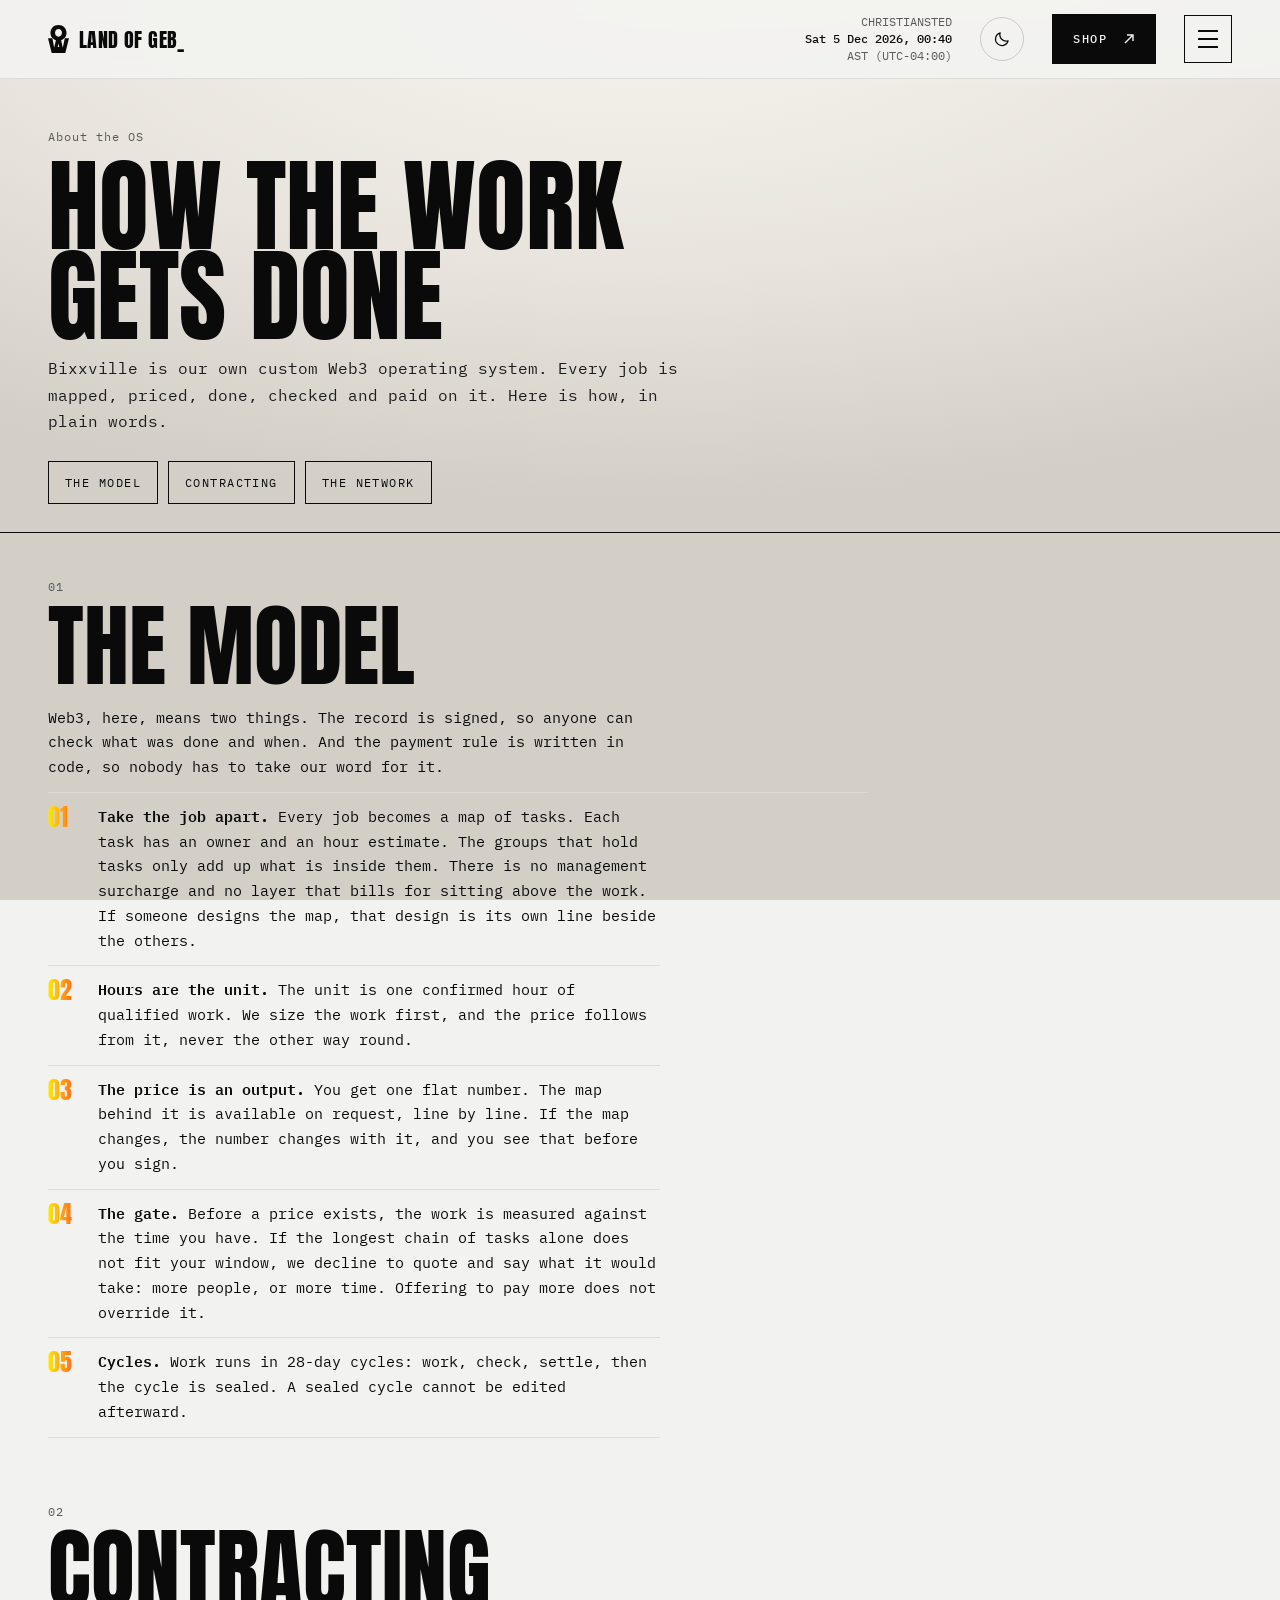
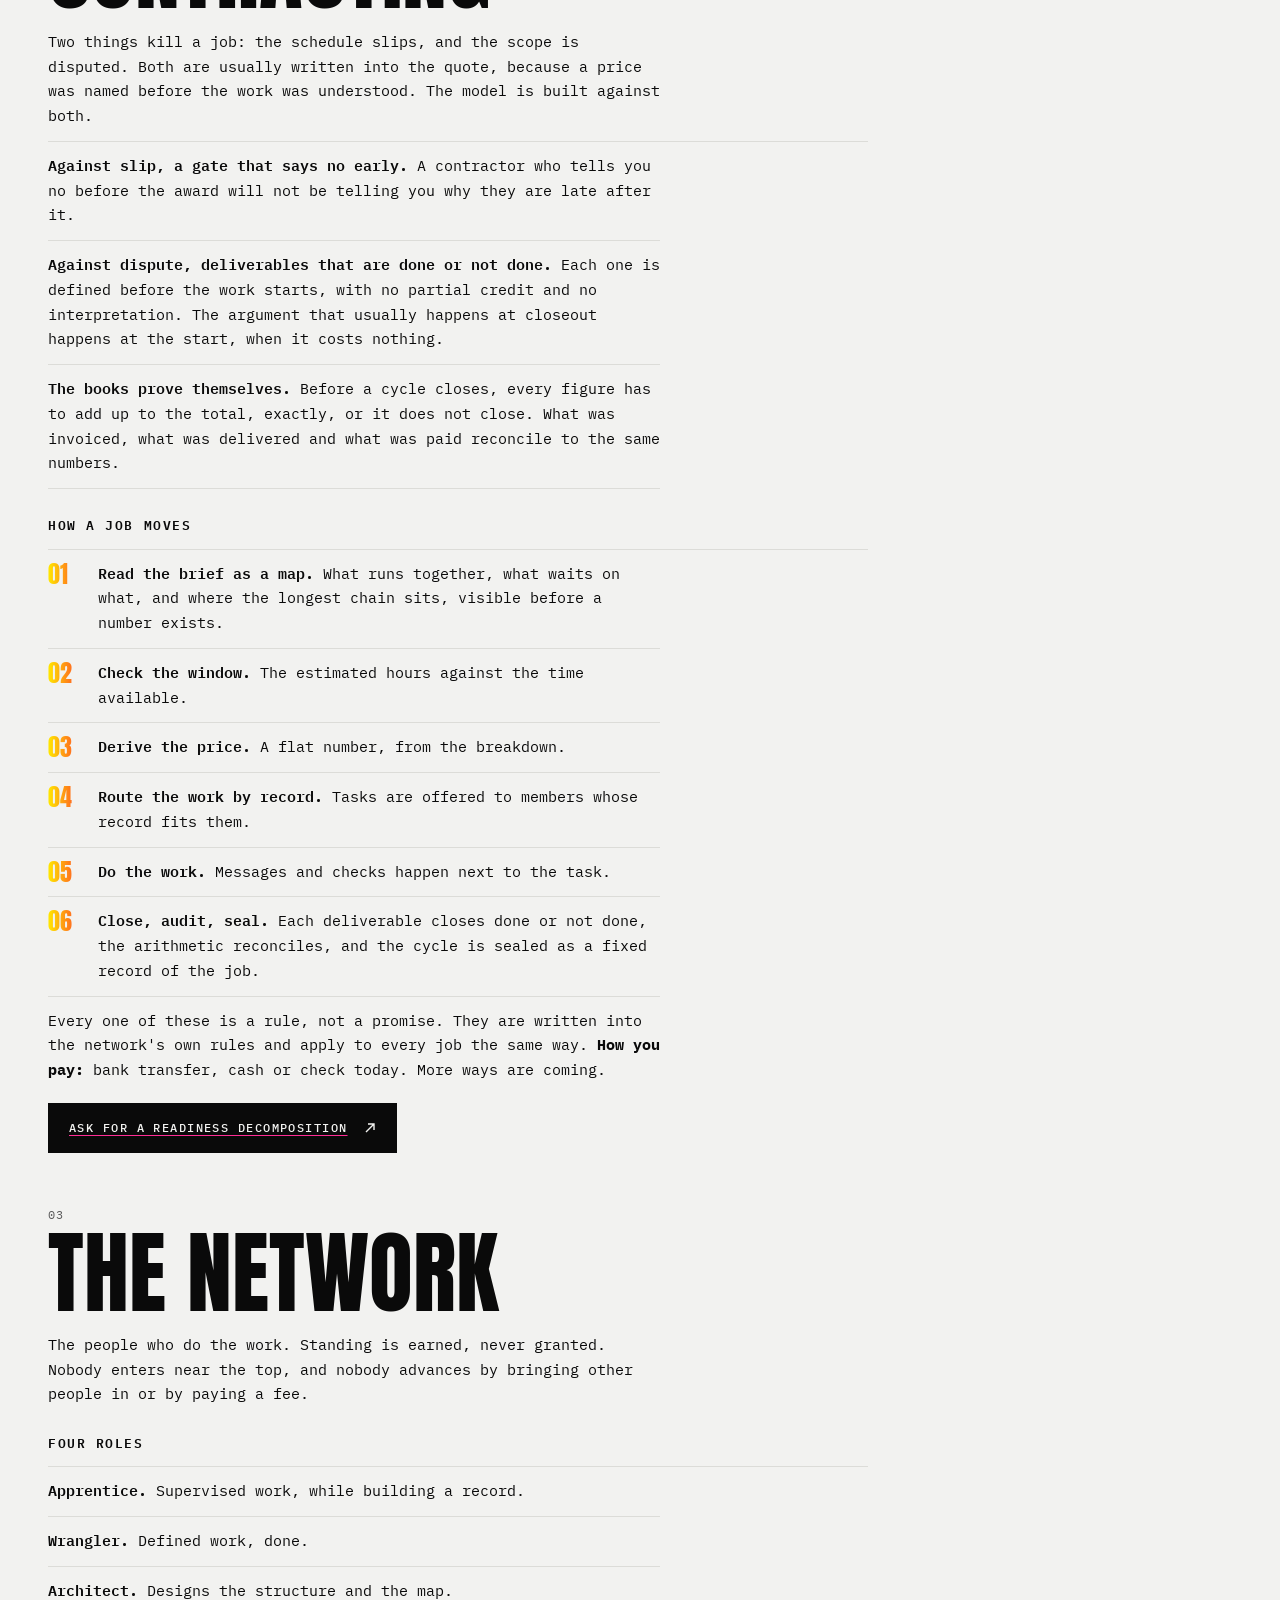
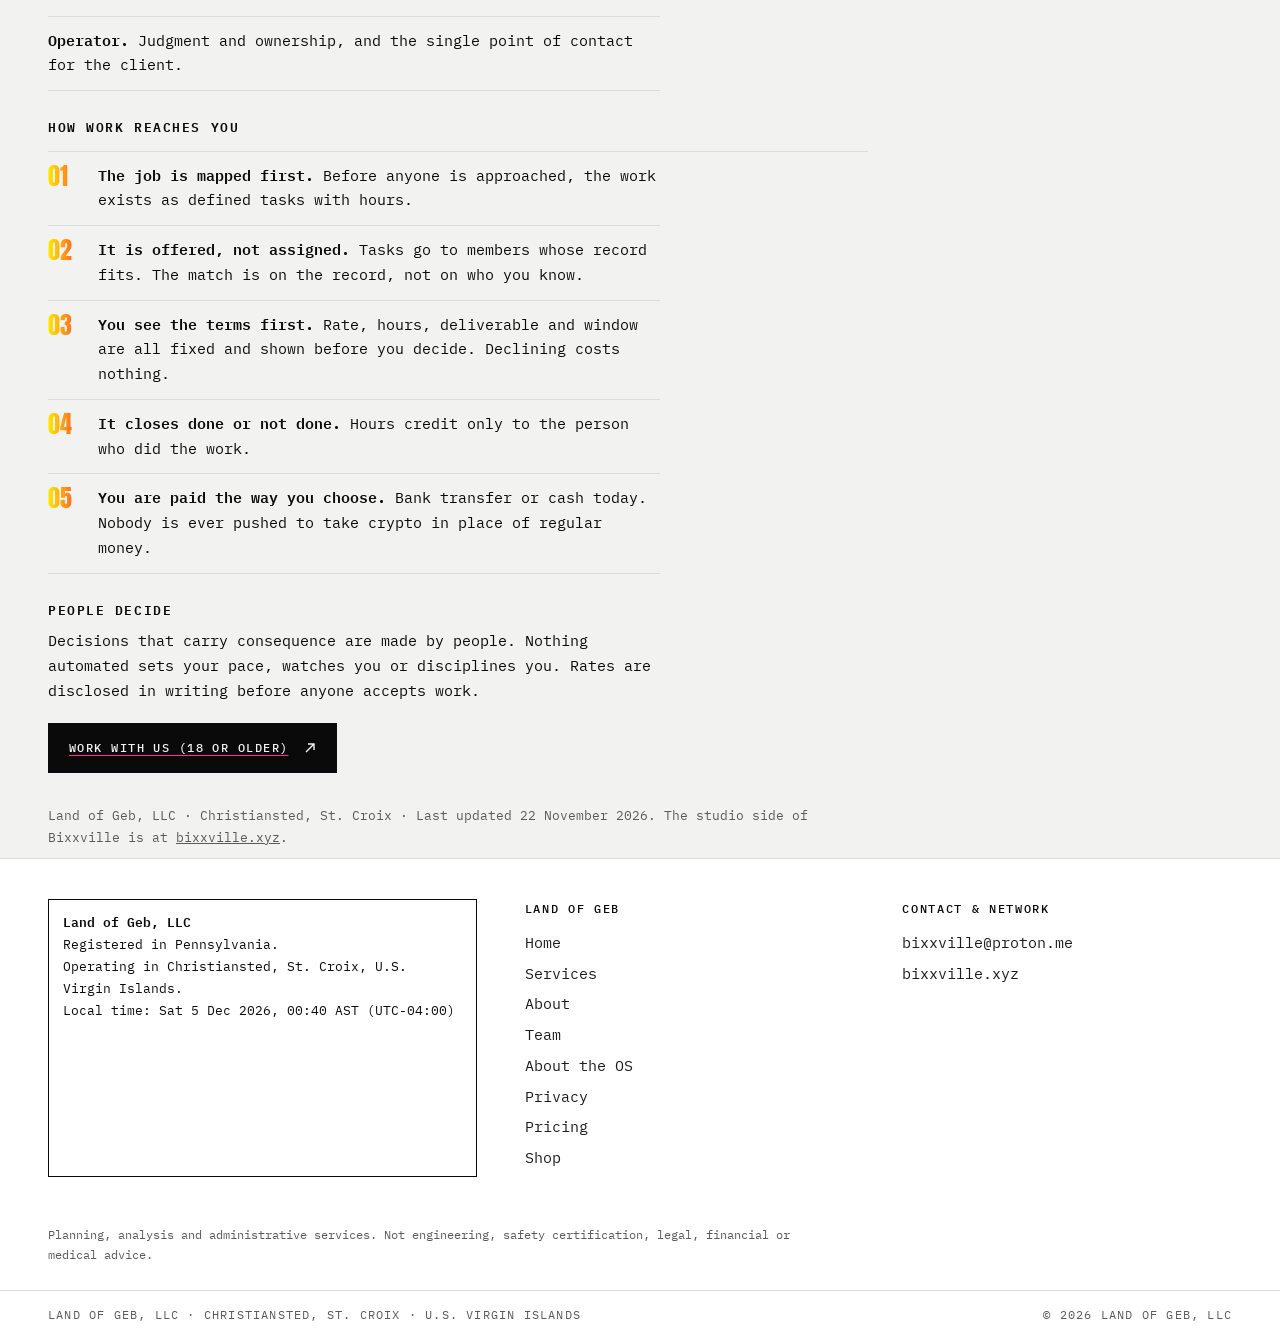
<file: os.html>
<!DOCTYPE html>
<html lang="en">
<head>
<meta charset="UTF-8">
<meta name="viewport" content="width=device-width, initial-scale=1.0">
<title>About the OS — Land of Geb</title>
<meta name="description" content="How Land of Geb gets work done: the model, contracting and the network behind our own custom Web3 operating system.">
<link rel="preconnect" href="https://fonts.googleapis.com">
<link rel="preconnect" href="https://fonts.gstatic.com" crossorigin>
<link href="https://fonts.googleapis.com/css2?family=Anton&family=IBM+Plex+Mono:wght@300;400;500;600&display=swap" rel="stylesheet">
<link rel="stylesheet" href="tokens.css">
<script>(function(){try{var t=localStorage.getItem('bx-theme');if(t==='light'||t==='dark')document.documentElement.setAttribute('data-theme',t)}catch(e){}})();</script>
<link rel="stylesheet" href="site.css">
<style>
:root{
  --ink:var(--t-ink);
  --body:var(--t-text);
  --soft:var(--t-muted);
  --faint:var(--t-faint);
  --bg:var(--t-bg);
  --card:var(--t-surface);
  --line:var(--t-line);
  --yellow:var(--t-yellow);
  --orange:var(--t-orange);
  --pink:var(--t-pink);
  --neon:var(--t-neon);
  --mono:var(--t-font-mono);
  --display:var(--t-font-display);
  --gutter:var(--t-gutter);
}
*{box-sizing:border-box;margin:0;padding:0}
html{scroll-behavior:smooth;-webkit-text-size-adjust:100%}
body{background:var(--bg);color:var(--body);font-family:var(--mono);font-size:15px;line-height:1.65;-webkit-font-smoothing:antialiased;overflow-x:hidden}
a{color:inherit;text-decoration:none}
::selection{background:var(--pink);color:var(--t-on-neon)}
.idx{font-size:12px;letter-spacing:.08em;color:var(--soft)}
.neon-text{background:var(--neon);-webkit-background-clip:text;background-clip:text;color:transparent}
.btn{display:inline-flex;align-items:center;gap:16px;padding:14px 20px;border:1px solid var(--ink);font-family:var(--mono);font-size:12px;font-weight:500;
  letter-spacing:.12em;text-transform:uppercase;cursor:pointer;transition:box-shadow .25s,background .25s,color .25s;background:transparent;color:var(--ink)}
.btn.solid{background:var(--ink);color:var(--bg)}
.btn:hover{box-shadow:4px 4px 0 var(--pink),8px 8px 0 var(--yellow)}
.btn:focus-visible,a:focus-visible{outline:2px solid var(--pink);outline-offset:3px}
.arrow{width:12px;height:12px;flex:none}

/* ── top bar (same as the home page) ── */
.bar{position:sticky;top:0;z-index:20;display:grid;grid-template-columns:auto 1fr auto auto;align-items:center;gap:28px;
  padding:14px var(--gutter);background:var(--t-bar);backdrop-filter:blur(8px);-webkit-backdrop-filter:blur(8px);border-bottom:1px solid var(--line)}
.bar::after{content:'';position:absolute;left:0;bottom:-1px;height:2px;width:var(--progress,0%);background:var(--neon)}
.mark{font-family:var(--display);font-size:20px;letter-spacing:.02em;display:flex;align-items:center;gap:10px;white-space:nowrap;color:var(--ink)}
.mark-glyph{width:21px;height:28px;background:currentColor;display:inline-block;flex:none;-webkit-mask:url(img/land-of-geb-mark.svg) center/contain no-repeat;mask:url(img/land-of-geb-mark.svg) center/contain no-repeat}
.nav{display:flex;gap:22px;font-size:12px;letter-spacing:.12em;text-transform:uppercase}
.clock{font-size:12px;line-height:1.4;color:var(--soft);text-align:right;white-space:nowrap}
.clock b{color:var(--ink);font-weight:500}

footer{padding:40px var(--gutter) 26px;display:grid;grid-template-columns:minmax(0,1.3fr) repeat(2,minmax(0,1fr));gap:var(--gutter);border-top:1px solid var(--line);background:var(--t-surface-strong)}
.co{font-size:12.5px;line-height:1.75;border:1px solid var(--ink);padding:12px 14px;overflow-wrap:anywhere;color:var(--ink)}
.co b{font-weight:600}
.f-col h4{font-size:12px;letter-spacing:.14em;text-transform:uppercase;font-weight:500;margin-bottom:12px;color:var(--ink)}
.f-col a{display:block;color:var(--body);margin-bottom:6px}
.f-col a:hover{text-decoration:underline;text-decoration-color:var(--pink)}
.fine{grid-column:1 / -1;font-size:12px;color:var(--soft);max-width:780px}
.base{display:flex;justify-content:space-between;gap:16px;padding:14px var(--gutter);border-top:1px solid var(--line);font-size:12px;letter-spacing:.1em;text-transform:uppercase;color:var(--soft);background:var(--t-surface-strong)}


.rq-hero{padding:48px var(--gutter) 28px;border-bottom:1px solid var(--ink)}
.rq-hero .idx{margin-bottom:14px}
.rq-hero h1{font-family:var(--display);font-weight:400;font-size:clamp(52px,8vw,124px);line-height:.88;text-transform:uppercase;color:var(--ink)}
.rq-hero .d-lead{margin-top:14px;max-width:640px;font-size:16px}
.rq-wrap{display:grid;grid-template-columns:minmax(0,1.5fr) minmax(0,1fr);gap:var(--gutter);padding:32px var(--gutter) 56px;align-items:start}
.rq-form{display:grid;gap:18px;max-width:700px}
.rq-g2{display:grid;grid-template-columns:1fr 1fr;gap:18px}
.rq-f > label{display:block;font-size:12px;letter-spacing:.14em;text-transform:uppercase;color:var(--soft);margin-bottom:6px}
.rq-f > label small{letter-spacing:.04em;text-transform:none;font-size:12px}
.rq-f input[type=text],.rq-f input[type=email],.rq-f input[type=tel],.rq-f select,.rq-f textarea{width:100%;font-family:var(--mono);font-size:15px;color:var(--ink);background:var(--bg);
  border:1px solid var(--t-line-strong);border-radius:0;padding:12px;appearance:none;-webkit-appearance:none}
.rq-f select{background-image:linear-gradient(45deg,transparent 50%,var(--ink) 50%),linear-gradient(135deg,var(--ink) 50%,transparent 50%);background-position:calc(100% - 18px) 50%,calc(100% - 13px) 50%;background-size:5px 5px;background-repeat:no-repeat;padding-right:34px}
.rq-f textarea{min-height:140px;resize:vertical;line-height:1.55}
.rq-f input:focus,.rq-f select:focus,.rq-f textarea:focus{outline:2px solid var(--pink);outline-offset:1px;border-color:var(--ink)}
.rq-chk{display:flex;gap:12px;align-items:flex-start;font-size:13.5px;line-height:1.6;color:var(--ink);cursor:pointer}
.rq-chk input{width:18px;height:18px;flex:none;margin-top:3px;accent-color:var(--t-pink)}
.rq-chk a{text-decoration:underline;text-decoration-color:var(--pink);text-underline-offset:3px}
.rq-hp{position:absolute;left:-9999px;top:auto;width:1px;height:1px;overflow:hidden}
.rq-msg{font-size:14px;color:var(--ink);min-height:1.5em}
.rq-msg.err{border-left:3px solid var(--pink);padding-left:12px}
.rq-form .btn{justify-self:start}
.rq-form .btn[disabled]{opacity:.55;cursor:default;box-shadow:none}
.rq-side{border:1px solid var(--line);background:var(--card);padding:22px}
.rq-side h2{font-size:12px;font-weight:500;letter-spacing:.14em;text-transform:uppercase;color:var(--soft);margin-bottom:14px}
.rq-side ol{list-style:none;counter-reset:s;border-top:1px solid var(--ink)}
.rq-side li{counter-increment:s;display:grid;grid-template-columns:34px 1fr;padding:10px 0;border-bottom:1px solid var(--line);font-size:14px;color:var(--ink)}
.rq-side li::before{content:counter(s,decimal-leading-zero);font-weight:600}
.rq-side p{font-size:13px;color:var(--soft);margin-top:14px}
.rq-side p a{color:var(--ink);text-decoration:underline;text-decoration-color:var(--pink);text-underline-offset:3px}
.rq-done{border:1px solid var(--ink);background:var(--card);padding:28px;max-width:700px}
.rq-done h2{font-family:var(--display);font-weight:400;font-size:clamp(36px,4vw,56px);line-height:.95;text-transform:uppercase;color:var(--ink);margin-bottom:12px}
.rq-done p{font-size:15px;color:var(--ink);max-width:520px}
.rq-done p + p{margin-top:10px;color:var(--soft);font-size:13.5px}
.rq-nojs{display:none;padding:24px var(--gutter);font-size:15px;color:var(--ink)}
.no-js .rq-nojs{display:block}
.no-js .rq-form{display:none}
.pv{padding:40px var(--gutter) 56px;max-width:calc(780px + 2 * var(--gutter))}
.pv h2{font-size:12px;font-weight:500;letter-spacing:.14em;text-transform:uppercase;color:var(--soft);margin:30px 0 10px}
.pv p,.pv li{font-size:15px;color:var(--ink);margin-bottom:10px}
.pv ul{list-style:none;border-top:1px solid var(--line);margin-bottom:10px}
.pv li{padding:8px 0;border-bottom:1px solid var(--line);margin:0}
.pv a{text-decoration:underline;text-decoration-color:var(--pink);text-underline-offset:3px}
.pv .stamp{font-size:12px;color:var(--soft);margin-top:30px}
@media (max-width:960px){
  .bar{grid-template-columns:1fr auto;gap:14px}
  .nav,.clock{display:none}
  .rq-wrap{grid-template-columns:1fr}
  .rq-g2{grid-template-columns:1fr}
  footer{grid-template-columns:1fr}
  .base{flex-direction:column}
}
@media (prefers-reduced-motion:reduce){ html{scroll-behavior:auto} }

.os-tabs{display:flex;flex-wrap:wrap;gap:10px;margin-top:26px}
.os-tabs a{padding:11px 16px;border:1px solid var(--ink);font-size:12px;letter-spacing:.12em;text-transform:uppercase;color:var(--ink);transition:background .2s,color .2s}
.os-tabs a:hover{background:var(--ink);color:var(--bg)}
.os-sec{padding:44px var(--gutter) 8px;max-width:calc(820px + 2 * var(--gutter));scroll-margin-top:70px}
.os-sec .idx{margin-bottom:8px}
.os-sec h2.big{font-family:var(--display);font-weight:400;font-size:clamp(44px,7vw,96px);line-height:.92;text-transform:uppercase;color:var(--ink);margin-bottom:18px}
.os-sec h3{font-size:13px;font-weight:600;letter-spacing:.12em;text-transform:uppercase;color:var(--ink);margin:26px 0 8px}
.os-sec p,.os-sec li{font-size:15px;color:var(--ink);margin-bottom:10px;max-width:68ch}
.os-sec ol,.os-sec ul{list-style:none;border-top:1px solid var(--line);margin:12px 0}
.os-sec ol{counter-reset:s}
.os-sec li{padding:12px 0;border-bottom:1px solid var(--line);margin:0}
.os-sec ol li{counter-increment:s;display:grid;grid-template-columns:44px 1fr;gap:6px}
.os-sec ol li::before{content:counter(s,decimal-leading-zero);font-family:var(--display);font-size:24px;line-height:1;background:var(--neon);-webkit-background-clip:text;background-clip:text;color:transparent}
.os-sec li b{font-weight:600}
.os-sec a{text-decoration:underline;text-decoration-color:var(--pink);text-underline-offset:3px}
.os-note{padding:24px var(--gutter) 10px;max-width:calc(820px + 2 * var(--gutter));font-size:13px;color:var(--soft)}
.os-cta{display:flex;flex-wrap:wrap;gap:12px;margin-top:20px}
</style>
</head>
<body class="no-js">
<script>document.body.classList.replace('no-js', 'js');</script>

<header class="bar" id="bar">
  <a class="mark" href="index.html" aria-label="Land of Geb — home"><span class="mark-glyph"></span>LAND OF GEB_</a>
  <nav class="nav">
    <a href="index.html">Home</a>
    <a href="services.html">Services</a>
    <a href="index.html#pricing">Pricing</a>
    <a href="https://www.bixxville.xyz" target="_blank" rel="noopener">Bixxville</a>
  </nav>
  <div class="clock">CHRISTIANSTED<br><b id="clock">—</b><br>AST (UTC-04:00)</div>
  <a class="btn solid shop-link" href="shop.html">Shop <svg class="arrow" viewBox="0 0 12 12" fill="none" stroke="currentColor" stroke-width="1.4"><path d="M2 10 10 2M4 2h6v6"/></svg></a>
</header>

<main>
  <section class="rq-hero">
    <div class="idx">About the OS</div>
    <h1>How the work<br>gets done</h1>
    <p class="d-lead">Bixxville is our own custom Web3 operating system. Every job is mapped, priced, done, checked and paid on it. Here is how, in plain words.</p>
    <div class="os-tabs"><a href="#model">The model</a><a href="#contracting">Contracting</a><a href="#network">The network</a></div>
  </section>

  <section class="os-sec" id="model">
    <div class="idx">01</div><h2 class="big">The model</h2>
    <p>Web3, here, means two things. The record is signed, so anyone can check what was done and when. And the payment rule is written in code, so nobody has to take our word for it.</p>
    <ol>
      <li><div><b>Take the job apart.</b> Every job becomes a map of tasks. Each task has an owner and an hour estimate. The groups that hold tasks only add up what is inside them. There is no management surcharge and no layer that bills for sitting above the work. If someone designs the map, that design is its own line beside the others.</div></li>
      <li><div><b>Hours are the unit.</b> The unit is one confirmed hour of qualified work. We size the work first, and the price follows from it, never the other way round.</div></li>
      <li><div><b>The price is an output.</b> You get one flat number. The map behind it is available on request, line by line. If the map changes, the number changes with it, and you see that before you sign.</div></li>
      <li><div><b>The gate.</b> Before a price exists, the work is measured against the time you have. If the longest chain of tasks alone does not fit your window, we decline to quote and say what it would take: more people, or more time. Offering to pay more does not override it.</div></li>
      <li><div><b>Cycles.</b> Work runs in 28-day cycles: work, check, settle, then the cycle is sealed. A sealed cycle cannot be edited afterward.</div></li>
    </ol>
  </section>

  <section class="os-sec" id="contracting">
    <div class="idx">02</div><h2 class="big">Contracting</h2>
    <p>Two things kill a job: the schedule slips, and the scope is disputed. Both are usually written into the quote, because a price was named before the work was understood. The model is built against both.</p>
    <ul>
      <li><b>Against slip, a gate that says no early.</b> A contractor who tells you no before the award will not be telling you why they are late after it.</li>
      <li><b>Against dispute, deliverables that are done or not done.</b> Each one is defined before the work starts, with no partial credit and no interpretation. The argument that usually happens at closeout happens at the start, when it costs nothing.</li>
      <li><b>The books prove themselves.</b> Before a cycle closes, every figure has to add up to the total, exactly, or it does not close. What was invoiced, what was delivered and what was paid reconcile to the same numbers.</li>
    </ul>
    <h3>How a job moves</h3>
    <ol>
      <li><div><b>Read the brief as a map.</b> What runs together, what waits on what, and where the longest chain sits, visible before a number exists.</div></li>
      <li><div><b>Check the window.</b> The estimated hours against the time available.</div></li>
      <li><div><b>Derive the price.</b> A flat number, from the breakdown.</div></li>
      <li><div><b>Route the work by record.</b> Tasks are offered to members whose record fits them.</div></li>
      <li><div><b>Do the work.</b> Messages and checks happen next to the task.</div></li>
      <li><div><b>Close, audit, seal.</b> Each deliverable closes done or not done, the arithmetic reconciles, and the cycle is sealed as a fixed record of the job.</div></li>
    </ol>
    <p>Every one of these is a rule, not a promise. They are written into the network's own rules and apply to every job the same way. <b>How you pay:</b> bank transfer, cash or check today. More ways are coming.</p>
    <div class="os-cta"><a class="btn solid" href="request.html?service=readiness-decomposition&amp;src=os-page">Ask for a Readiness Decomposition <svg class="arrow" viewBox="0 0 12 12" fill="none" stroke="currentColor" stroke-width="1.4"><path d="M2 10 10 2M4 2h6v6"/></svg></a></div>
  </section>

  <section class="os-sec" id="network">
    <div class="idx">03</div><h2 class="big">The network</h2>
    <p>The people who do the work. Standing is earned, never granted. Nobody enters near the top, and nobody advances by bringing other people in or by paying a fee.</p>
    <h3>Four roles</h3>
    <ul>
      <li><b>Apprentice.</b> Supervised work, while building a record.</li>
      <li><b>Wrangler.</b> Defined work, done.</li>
      <li><b>Architect.</b> Designs the structure and the map.</li>
      <li><b>Operator.</b> Judgment and ownership, and the single point of contact for the client.</li>
    </ul>
    <h3>How work reaches you</h3>
    <ol>
      <li><div><b>The job is mapped first.</b> Before anyone is approached, the work exists as defined tasks with hours.</div></li>
      <li><div><b>It is offered, not assigned.</b> Tasks go to members whose record fits. The match is on the record, not on who you know.</div></li>
      <li><div><b>You see the terms first.</b> Rate, hours, deliverable and window are all fixed and shown before you decide. Declining costs nothing.</div></li>
      <li><div><b>It closes done or not done.</b> Hours credit only to the person who did the work.</div></li>
      <li><div><b>You are paid the way you choose.</b> Bank transfer or cash today. Nobody is ever pushed to take crypto in place of regular money.</div></li>
    </ol>
    <h3>People decide</h3>
    <p>Decisions that carry consequence are made by people. Nothing automated sets your pace, watches you or disciplines you. Rates are disclosed in writing before anyone accepts work.</p>
    <div class="os-cta"><a class="btn solid" href="request.html?service=network&amp;src=os-page">Work with us (18 or older) <svg class="arrow" viewBox="0 0 12 12" fill="none" stroke="currentColor" stroke-width="1.4"><path d="M2 10 10 2M4 2h6v6"/></svg></a></div>
  </section>
  <p class="os-note">Land of Geb, LLC · Christiansted, St. Croix · Last updated 22 November 2026. The studio side of Bixxville is at <a href="https://www.bixxville.xyz" style="text-decoration:underline">bixxville.xyz</a>.</p>
</main>

<footer>
  <div class="co">
    <b>Land of Geb, LLC</b><br>
    Registered in Pennsylvania.<br>
    Operating in Christiansted, St. Croix, U.S. Virgin Islands.<br>
    Local time: <span id="sysdate">—</span>
  </div>
  <div class="f-col">
    <h4>Land of Geb</h4>
    <a href="index.html">Home</a>
    <a href="services.html">Services</a>
    <a href="about.html">About</a>
    <a href="team.html">Team</a>
    <a href="os.html">About the OS</a>
    <a href="privacy.html">Privacy</a>
    <a href="index.html#pricing">Pricing</a>
    <a href="shop.html">Shop</a>
  </div>
  <div class="f-col">
    <h4>Contact &amp; network</h4>
    <a href="mailto:bixxville@proton.me">bixxville@proton.me</a>
    <a href="https://www.bixxville.xyz" target="_blank" rel="noopener">bixxville.xyz</a>
  </div>
  <p class="fine">Planning, analysis and administrative services. Not engineering, safety certification, legal, financial or medical advice.</p>
</footer>
<div class="base">
  <span>Land of Geb, LLC · Christiansted, St. Croix · U.S. Virgin Islands</span>
  <span>© <span id="yr"></span> Land of Geb, LLC</span>
</div>


<script src="site.js"></script>
<script src="theme.js"></script>
<script>
(() => {
  const $ = id => document.getElementById(id);
  const tick = () => { const t = gebTime(); $('clock').textContent = `${t.date}, ${t.time}`; $('sysdate').textContent = t.full; $('yr').textContent = t.year; };
  tick(); setInterval(tick, 15000);
})();
</script>
</body>
</html>
</file>
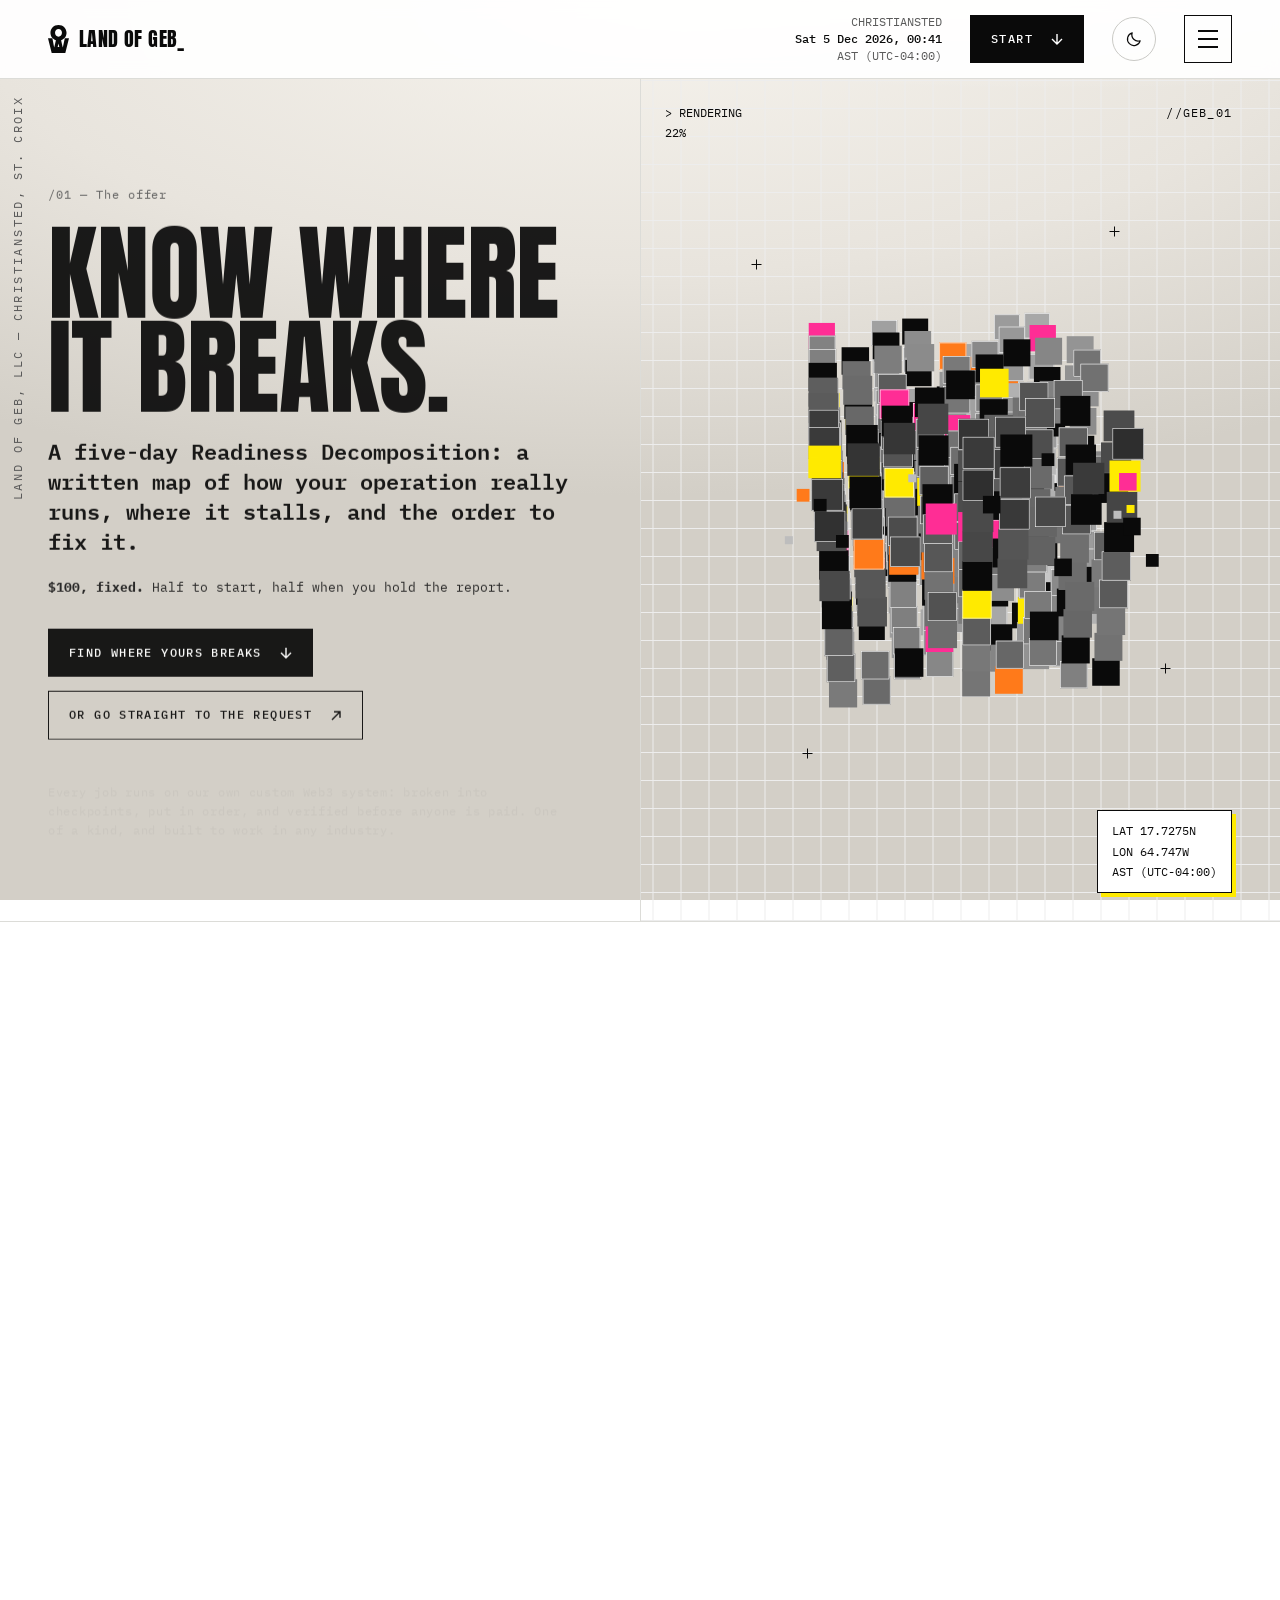
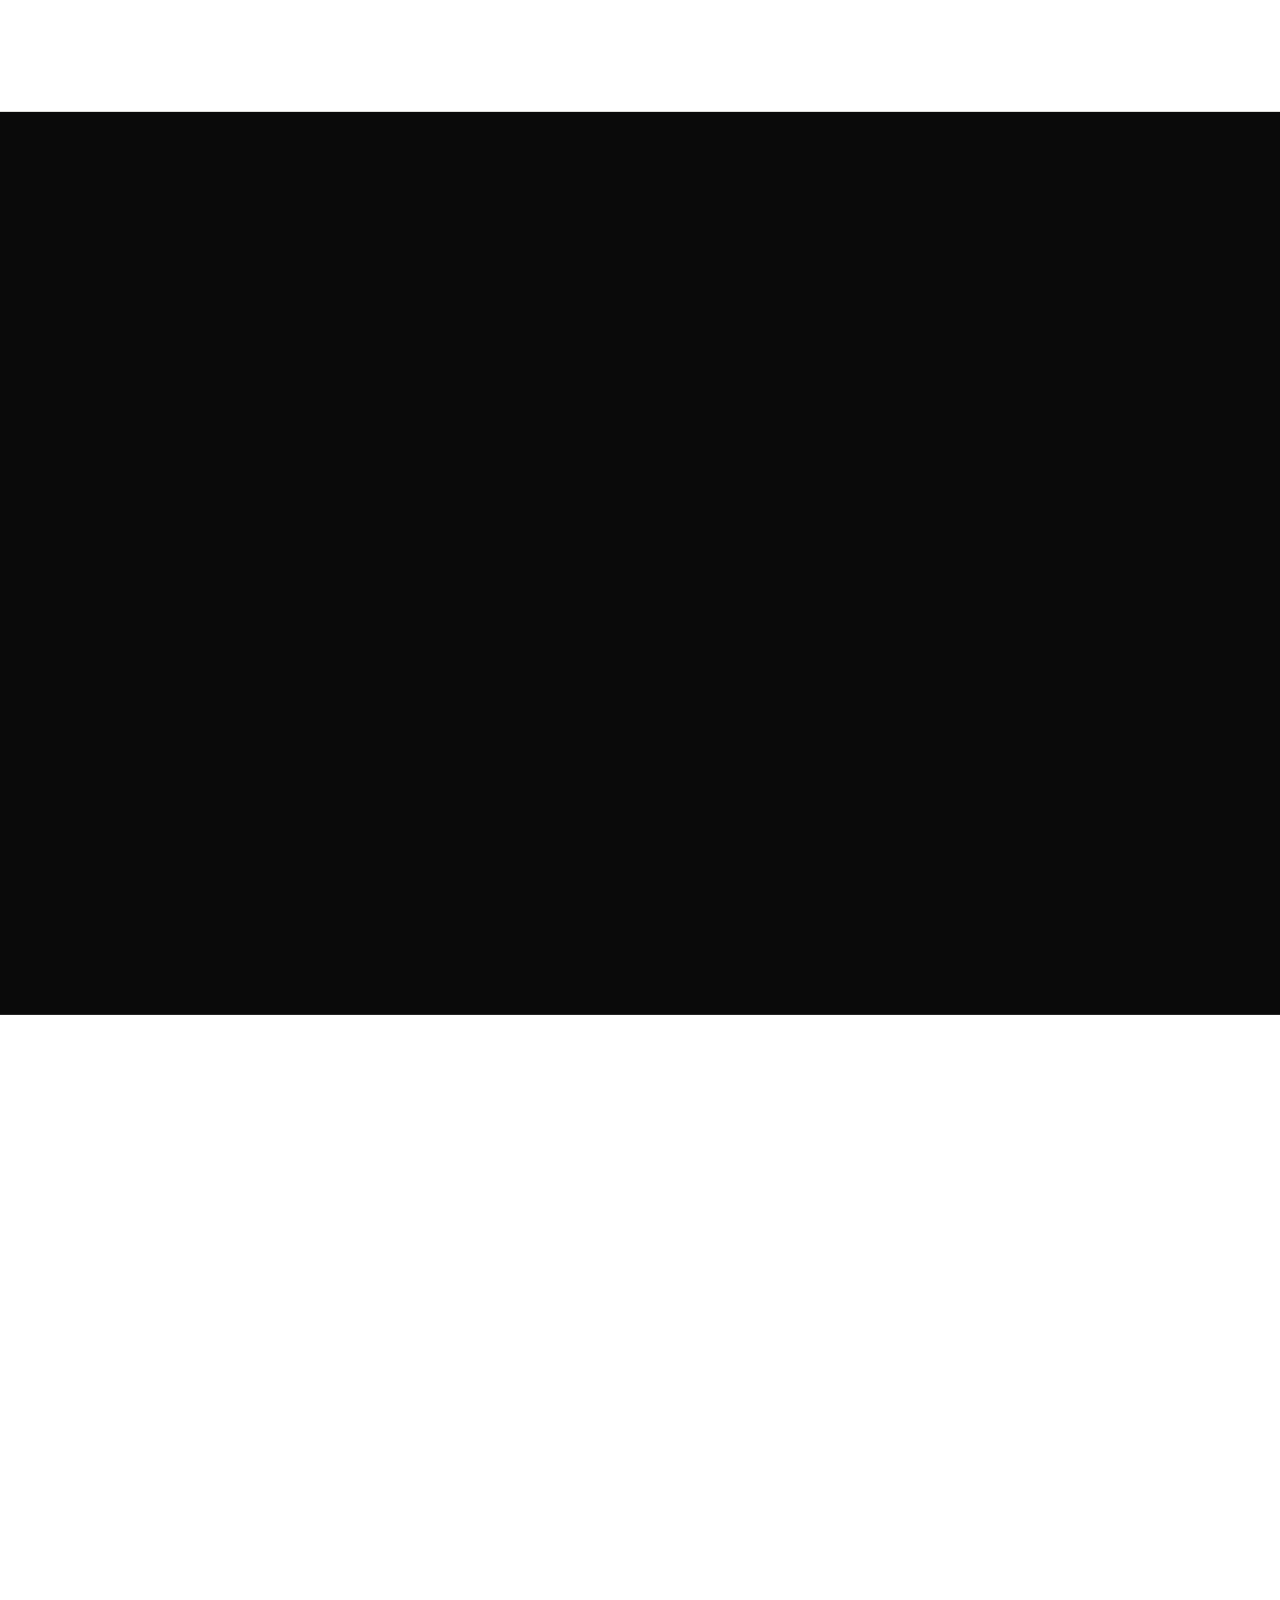
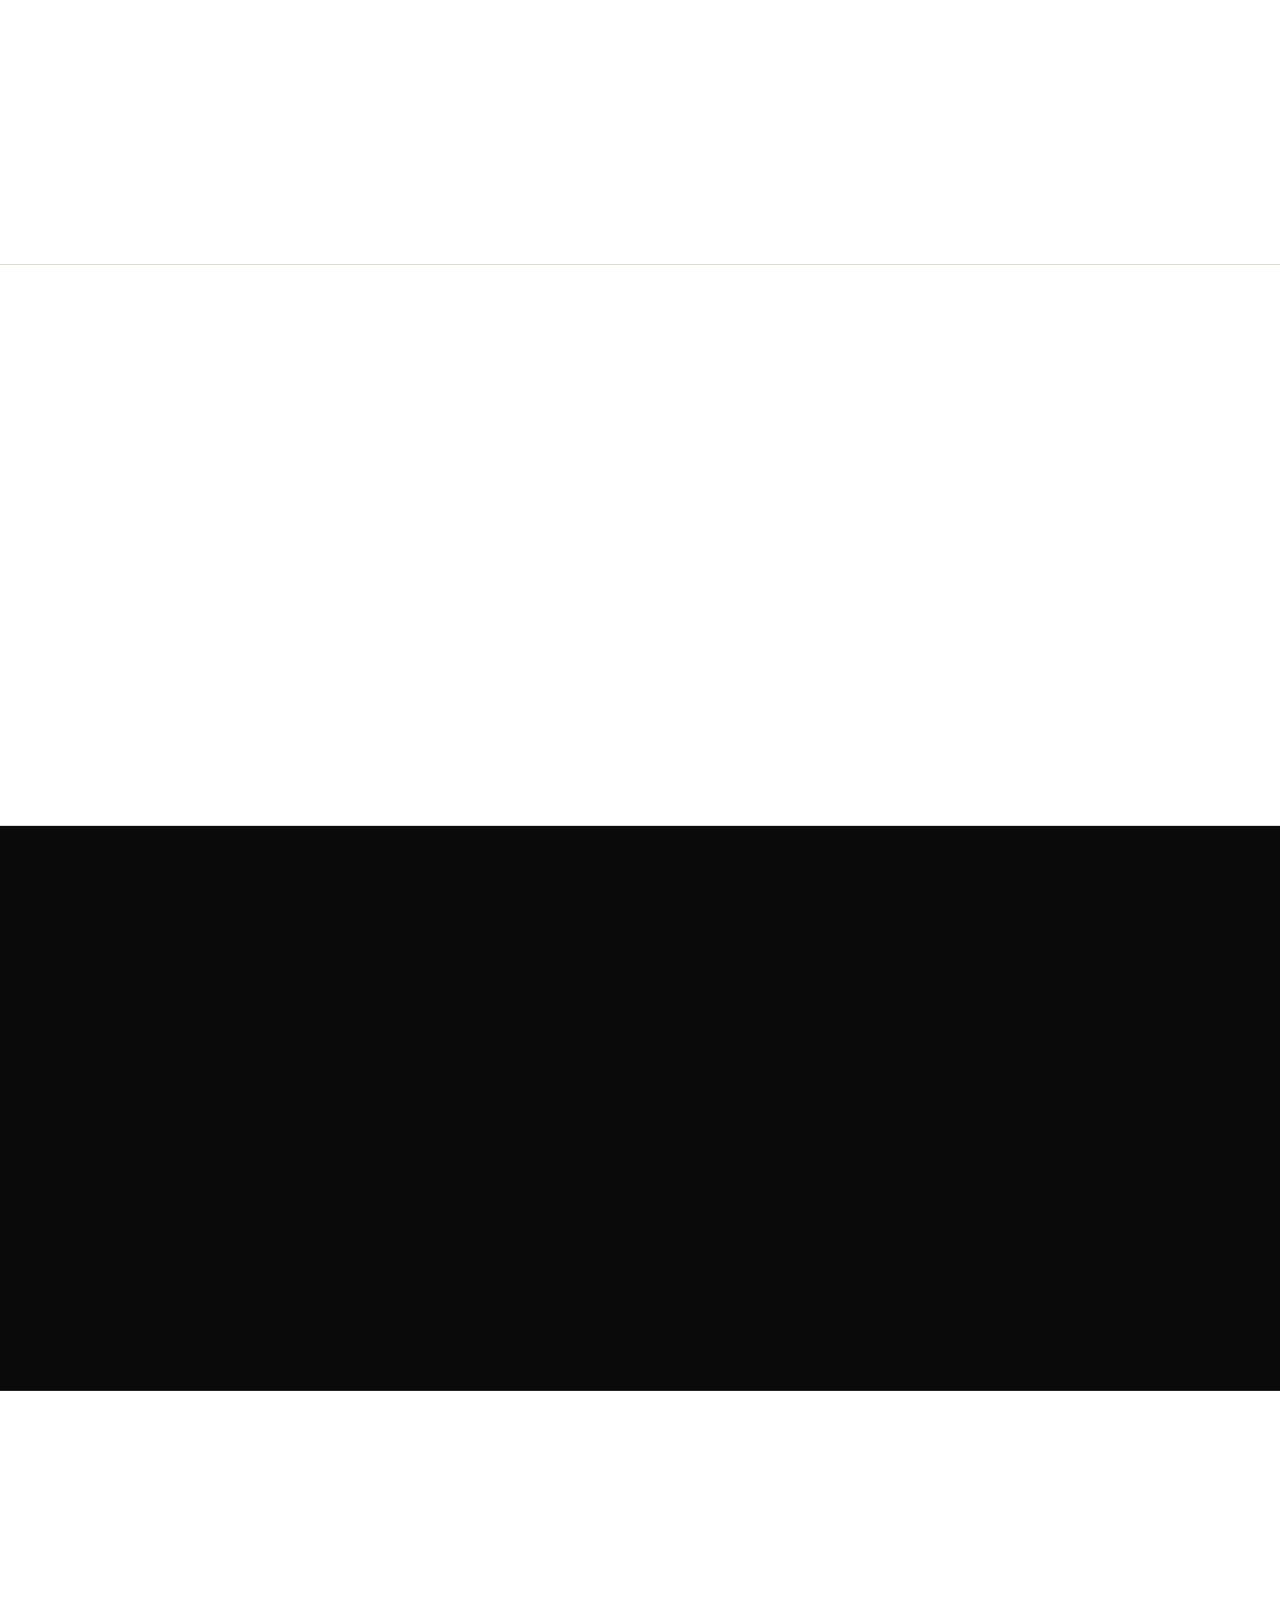
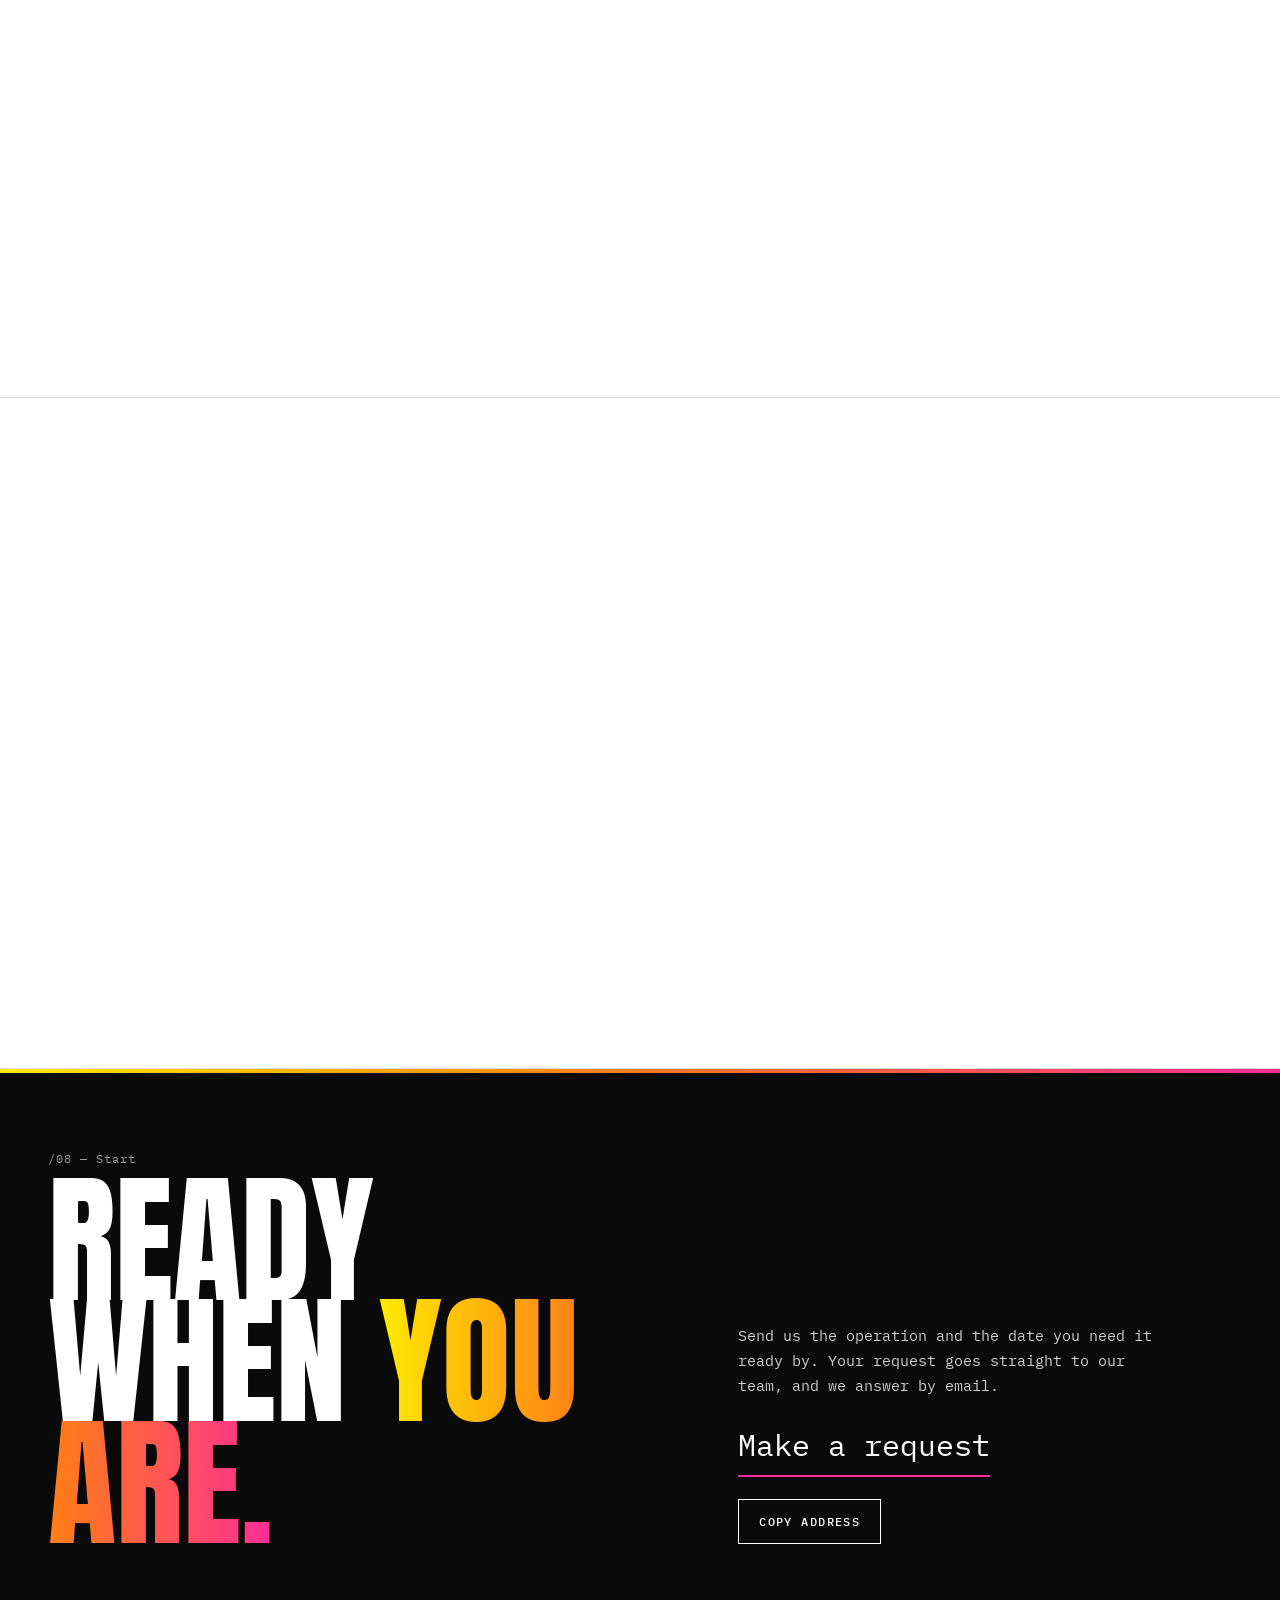
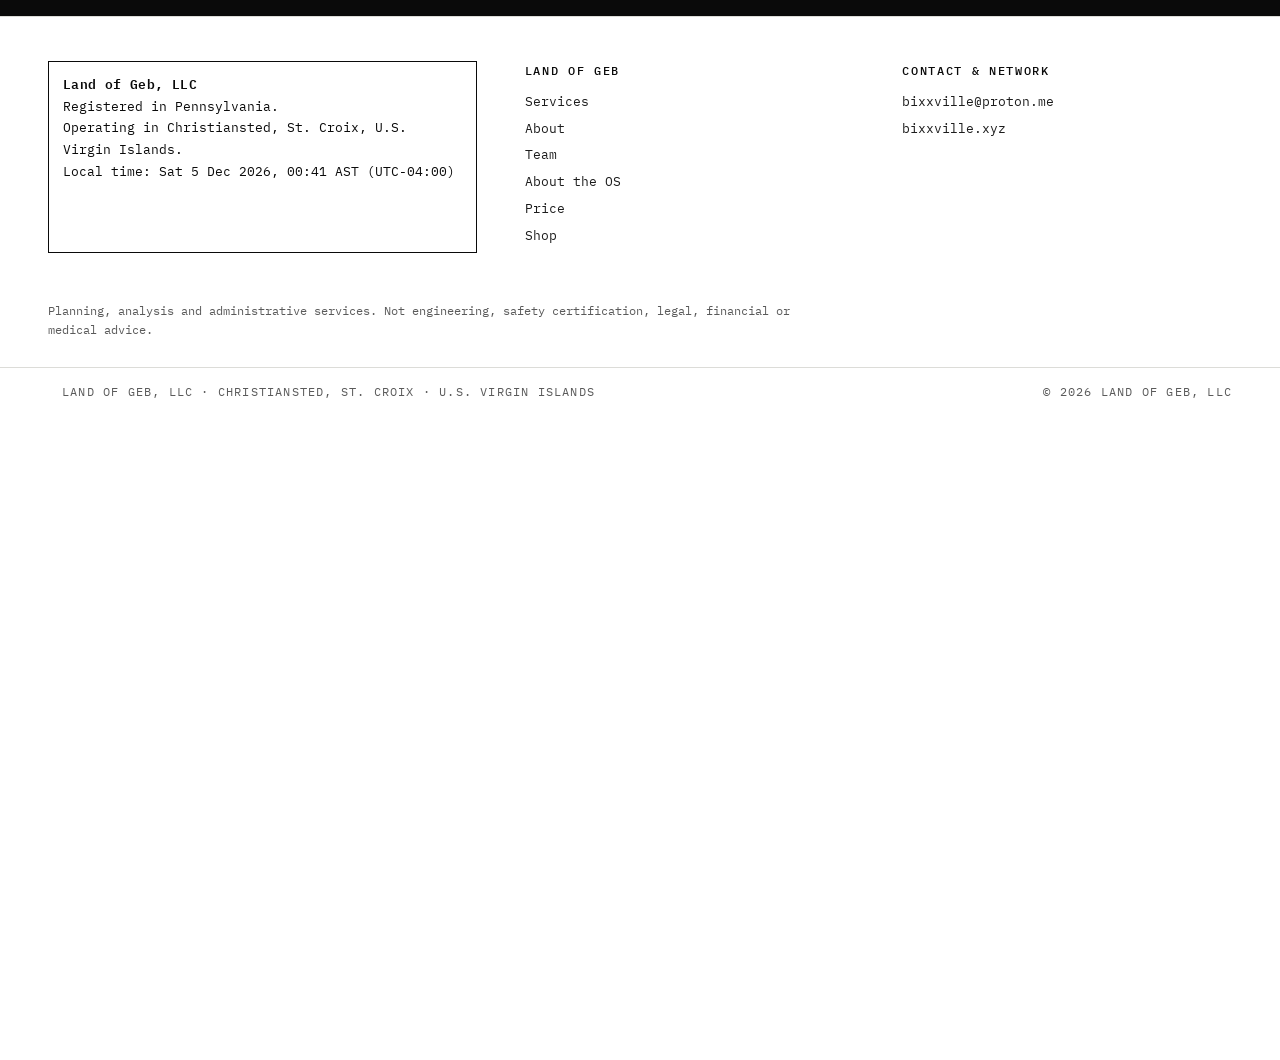
<file: owav.html>
<!DOCTYPE html>
<html lang="en">
<head>
<meta charset="UTF-8">
<meta name="viewport" content="width=device-width, initial-scale=1.0">
<title>Land of Geb</title>
<meta http-equiv="refresh" content="0; url=index.html">
<link rel="canonical" href="https://landofgeb.net/">
<meta name="robots" content="noindex">
</head>
<body><p>This page has moved. <a href="index.html">Go to the Land of Geb home page.</a></p></body>
</html>
</file>
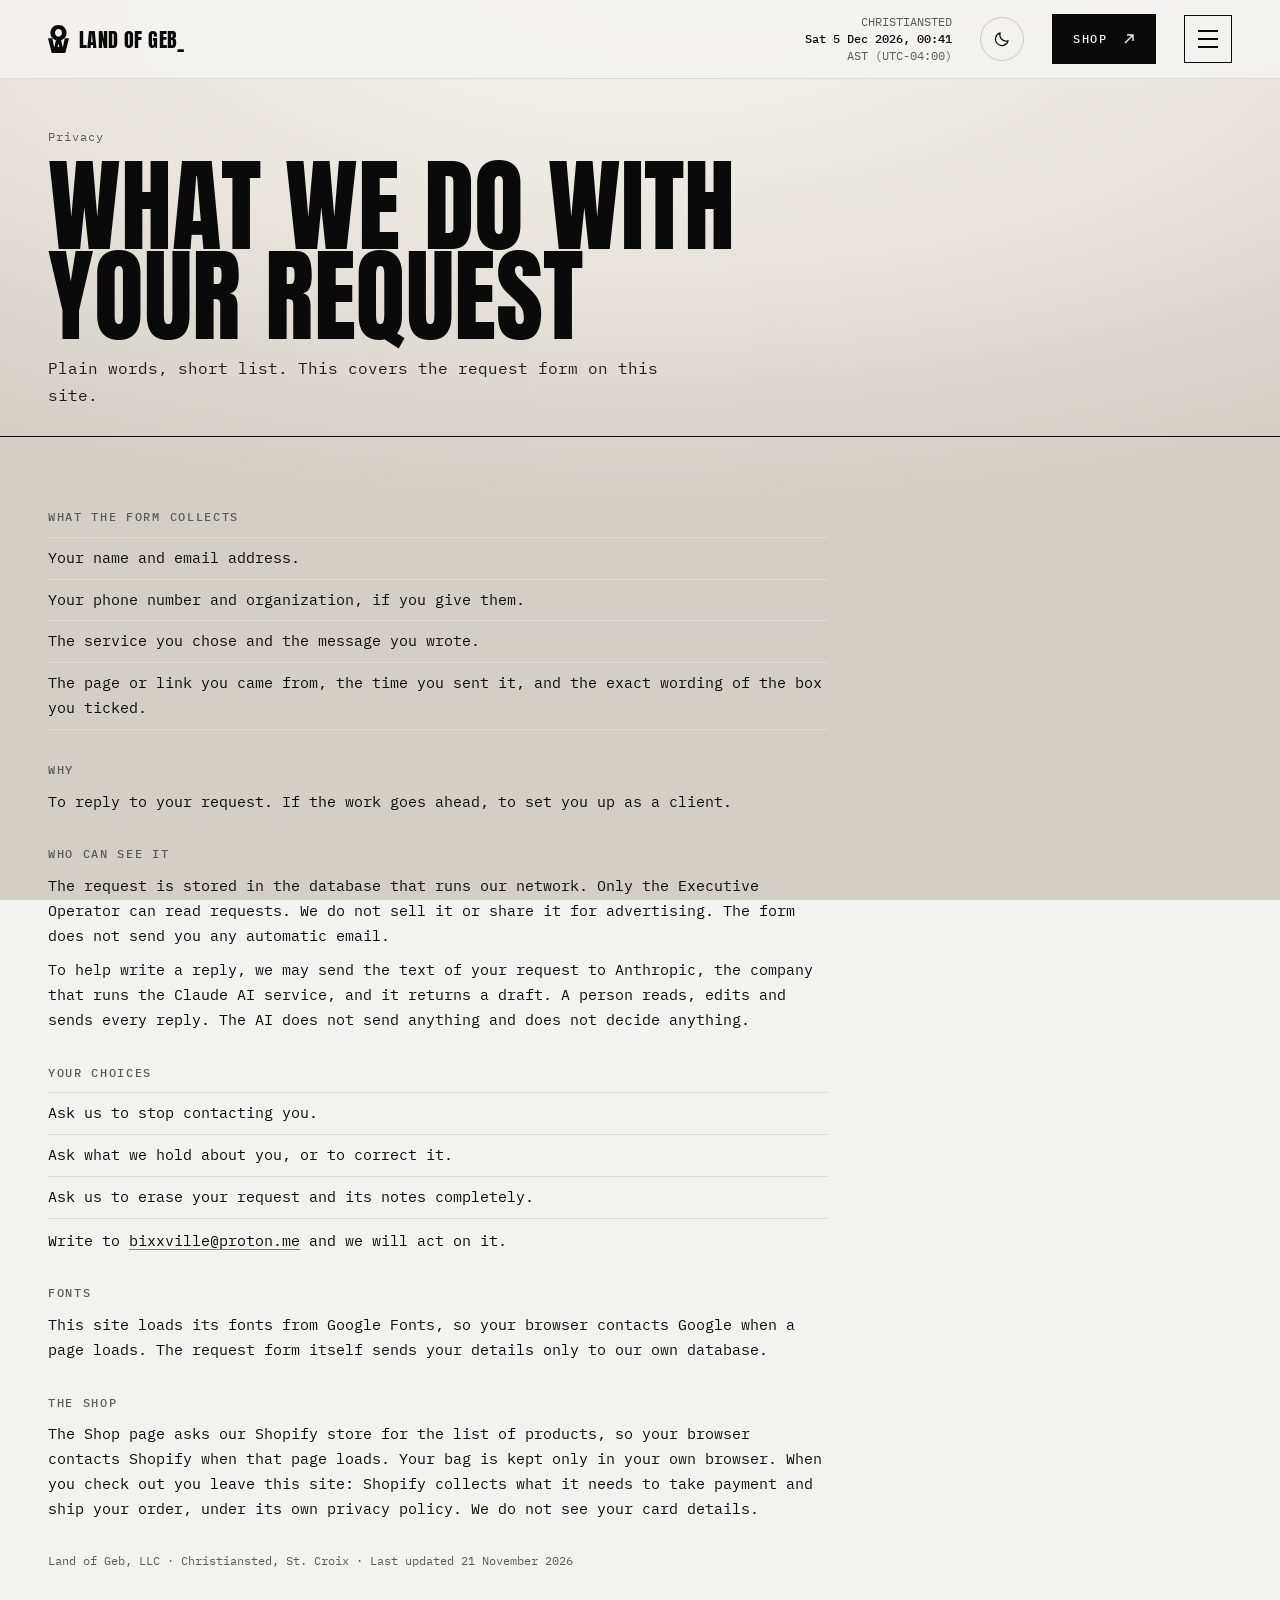
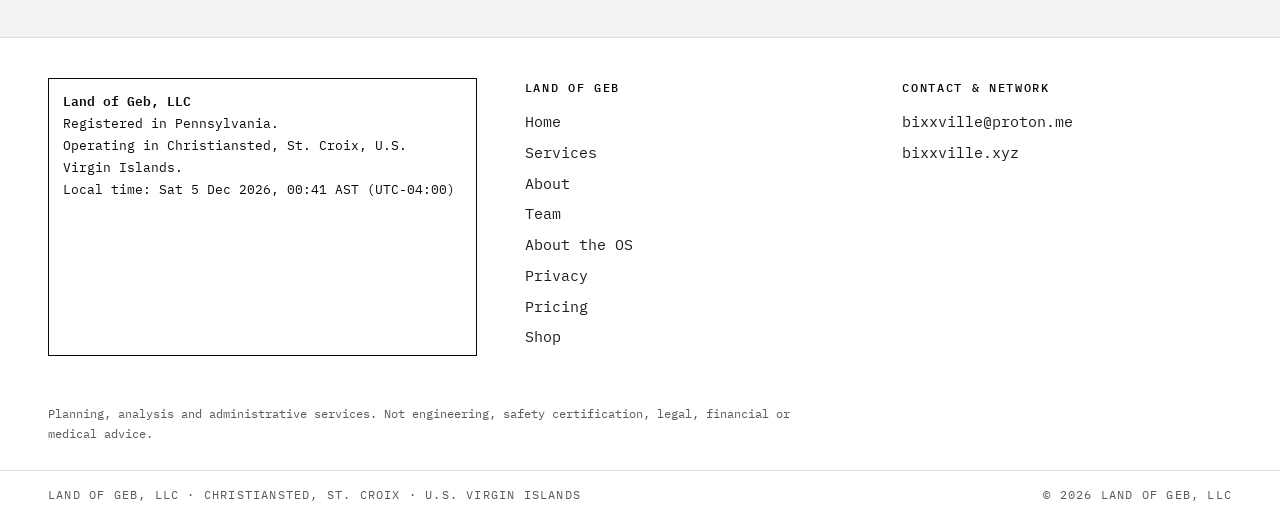
<file: privacy.html>
<!DOCTYPE html>
<html lang="en">
<head>
<meta charset="UTF-8">
<meta name="viewport" content="width=device-width, initial-scale=1.0">
<title>Privacy — Land of Geb</title>
<meta name="description" content="What Land of Geb does with the details you send through the request form.">
<link rel="preconnect" href="https://fonts.googleapis.com">
<link rel="preconnect" href="https://fonts.gstatic.com" crossorigin>
<link href="https://fonts.googleapis.com/css2?family=Anton&family=IBM+Plex+Mono:wght@300;400;500;600&display=swap" rel="stylesheet">
<link rel="stylesheet" href="tokens.css">
<script>(function(){try{var t=localStorage.getItem('bx-theme');if(t==='light'||t==='dark')document.documentElement.setAttribute('data-theme',t)}catch(e){}})();</script>
<link rel="stylesheet" href="site.css">
<style>
:root{
  --ink:var(--t-ink);
  --body:var(--t-text);
  --soft:var(--t-muted);
  --faint:var(--t-faint);
  --bg:var(--t-bg);
  --card:var(--t-surface);
  --line:var(--t-line);
  --yellow:var(--t-yellow);
  --orange:var(--t-orange);
  --pink:var(--t-pink);
  --neon:var(--t-neon);
  --mono:var(--t-font-mono);
  --display:var(--t-font-display);
  --gutter:var(--t-gutter);
}
*{box-sizing:border-box;margin:0;padding:0}
html{scroll-behavior:smooth;-webkit-text-size-adjust:100%}
body{background:var(--bg);color:var(--body);font-family:var(--mono);font-size:15px;line-height:1.65;-webkit-font-smoothing:antialiased;overflow-x:hidden}
a{color:inherit;text-decoration:none}
::selection{background:var(--pink);color:var(--t-on-neon)}
.idx{font-size:12px;letter-spacing:.08em;color:var(--soft)}
.neon-text{background:var(--neon);-webkit-background-clip:text;background-clip:text;color:transparent}
.btn{display:inline-flex;align-items:center;gap:16px;padding:14px 20px;border:1px solid var(--ink);font-family:var(--mono);font-size:12px;font-weight:500;
  letter-spacing:.12em;text-transform:uppercase;cursor:pointer;transition:box-shadow .25s,background .25s,color .25s;background:transparent;color:var(--ink)}
.btn.solid{background:var(--ink);color:var(--bg)}
.btn:hover{box-shadow:4px 4px 0 var(--pink),8px 8px 0 var(--yellow)}
.btn:focus-visible,a:focus-visible{outline:2px solid var(--pink);outline-offset:3px}
.arrow{width:12px;height:12px;flex:none}

/* ── top bar (same as the home page) ── */
.bar{position:sticky;top:0;z-index:20;display:grid;grid-template-columns:auto 1fr auto auto;align-items:center;gap:28px;
  padding:14px var(--gutter);background:var(--t-bar);backdrop-filter:blur(8px);-webkit-backdrop-filter:blur(8px);border-bottom:1px solid var(--line)}
.bar::after{content:'';position:absolute;left:0;bottom:-1px;height:2px;width:var(--progress,0%);background:var(--neon)}
.mark{font-family:var(--display);font-size:20px;letter-spacing:.02em;display:flex;align-items:center;gap:10px;white-space:nowrap;color:var(--ink)}
.mark-glyph{width:21px;height:28px;background:currentColor;display:inline-block;flex:none;-webkit-mask:url(img/land-of-geb-mark.svg) center/contain no-repeat;mask:url(img/land-of-geb-mark.svg) center/contain no-repeat}
.nav{display:flex;gap:22px;font-size:12px;letter-spacing:.12em;text-transform:uppercase}
.clock{font-size:12px;line-height:1.4;color:var(--soft);text-align:right;white-space:nowrap}
.clock b{color:var(--ink);font-weight:500}

footer{padding:40px var(--gutter) 26px;display:grid;grid-template-columns:minmax(0,1.3fr) repeat(2,minmax(0,1fr));gap:var(--gutter);border-top:1px solid var(--line);background:var(--t-surface-strong)}
.co{font-size:12.5px;line-height:1.75;border:1px solid var(--ink);padding:12px 14px;overflow-wrap:anywhere;color:var(--ink)}
.co b{font-weight:600}
.f-col h4{font-size:12px;letter-spacing:.14em;text-transform:uppercase;font-weight:500;margin-bottom:12px;color:var(--ink)}
.f-col a{display:block;color:var(--body);margin-bottom:6px}
.f-col a:hover{text-decoration:underline;text-decoration-color:var(--pink)}
.fine{grid-column:1 / -1;font-size:12px;color:var(--soft);max-width:780px}
.base{display:flex;justify-content:space-between;gap:16px;padding:14px var(--gutter);border-top:1px solid var(--line);font-size:12px;letter-spacing:.1em;text-transform:uppercase;color:var(--soft);background:var(--t-surface-strong)}


.rq-hero{padding:48px var(--gutter) 28px;border-bottom:1px solid var(--ink)}
.rq-hero .idx{margin-bottom:14px}
.rq-hero h1{font-family:var(--display);font-weight:400;font-size:clamp(52px,8vw,124px);line-height:.88;text-transform:uppercase;color:var(--ink)}
.rq-hero .d-lead{margin-top:14px;max-width:640px;font-size:16px}
.rq-wrap{display:grid;grid-template-columns:minmax(0,1.5fr) minmax(0,1fr);gap:var(--gutter);padding:32px var(--gutter) 56px;align-items:start}
.rq-form{display:grid;gap:18px;max-width:700px}
.rq-g2{display:grid;grid-template-columns:1fr 1fr;gap:18px}
.rq-f > label{display:block;font-size:12px;letter-spacing:.14em;text-transform:uppercase;color:var(--soft);margin-bottom:6px}
.rq-f > label small{letter-spacing:.04em;text-transform:none;font-size:12px}
.rq-f input[type=text],.rq-f input[type=email],.rq-f input[type=tel],.rq-f select,.rq-f textarea{width:100%;font-family:var(--mono);font-size:15px;color:var(--ink);background:var(--bg);
  border:1px solid var(--t-line-strong);border-radius:0;padding:12px;appearance:none;-webkit-appearance:none}
.rq-f select{background-image:linear-gradient(45deg,transparent 50%,var(--ink) 50%),linear-gradient(135deg,var(--ink) 50%,transparent 50%);background-position:calc(100% - 18px) 50%,calc(100% - 13px) 50%;background-size:5px 5px;background-repeat:no-repeat;padding-right:34px}
.rq-f textarea{min-height:140px;resize:vertical;line-height:1.55}
.rq-f input:focus,.rq-f select:focus,.rq-f textarea:focus{outline:2px solid var(--pink);outline-offset:1px;border-color:var(--ink)}
.rq-chk{display:flex;gap:12px;align-items:flex-start;font-size:13.5px;line-height:1.6;color:var(--ink);cursor:pointer}
.rq-chk input{width:18px;height:18px;flex:none;margin-top:3px;accent-color:var(--t-pink)}
.rq-chk a{text-decoration:underline;text-decoration-color:var(--pink);text-underline-offset:3px}
.rq-hp{position:absolute;left:-9999px;top:auto;width:1px;height:1px;overflow:hidden}
.rq-msg{font-size:14px;color:var(--ink);min-height:1.5em}
.rq-msg.err{border-left:3px solid var(--pink);padding-left:12px}
.rq-form .btn{justify-self:start}
.rq-form .btn[disabled]{opacity:.55;cursor:default;box-shadow:none}
.rq-side{border:1px solid var(--line);background:var(--card);padding:22px}
.rq-side h2{font-size:12px;font-weight:500;letter-spacing:.14em;text-transform:uppercase;color:var(--soft);margin-bottom:14px}
.rq-side ol{list-style:none;counter-reset:s;border-top:1px solid var(--ink)}
.rq-side li{counter-increment:s;display:grid;grid-template-columns:34px 1fr;padding:10px 0;border-bottom:1px solid var(--line);font-size:14px;color:var(--ink)}
.rq-side li::before{content:counter(s,decimal-leading-zero);font-weight:600}
.rq-side p{font-size:13px;color:var(--soft);margin-top:14px}
.rq-side p a{color:var(--ink);text-decoration:underline;text-decoration-color:var(--pink);text-underline-offset:3px}
.rq-done{border:1px solid var(--ink);background:var(--card);padding:28px;max-width:700px}
.rq-done h2{font-family:var(--display);font-weight:400;font-size:clamp(36px,4vw,56px);line-height:.95;text-transform:uppercase;color:var(--ink);margin-bottom:12px}
.rq-done p{font-size:15px;color:var(--ink);max-width:520px}
.rq-done p + p{margin-top:10px;color:var(--soft);font-size:13.5px}
.rq-nojs{display:none;padding:24px var(--gutter);font-size:15px;color:var(--ink)}
.no-js .rq-nojs{display:block}
.no-js .rq-form{display:none}
.pv{padding:40px var(--gutter) 56px;max-width:calc(780px + 2 * var(--gutter))}
.pv h2{font-size:12px;font-weight:500;letter-spacing:.14em;text-transform:uppercase;color:var(--soft);margin:30px 0 10px}
.pv p,.pv li{font-size:15px;color:var(--ink);margin-bottom:10px}
.pv ul{list-style:none;border-top:1px solid var(--line);margin-bottom:10px}
.pv li{padding:8px 0;border-bottom:1px solid var(--line);margin:0}
.pv a{text-decoration:underline;text-decoration-color:var(--pink);text-underline-offset:3px}
.pv .stamp{font-size:12px;color:var(--soft);margin-top:30px}
@media (max-width:960px){
  .bar{grid-template-columns:1fr auto;gap:14px}
  .nav,.clock{display:none}
  .rq-wrap{grid-template-columns:1fr}
  .rq-g2{grid-template-columns:1fr}
  footer{grid-template-columns:1fr}
  .base{flex-direction:column}
}
@media (prefers-reduced-motion:reduce){ html{scroll-behavior:auto} }
</style>
</head>
<body class="no-js">
<script>document.body.classList.replace('no-js', 'js');</script>

<header class="bar" id="bar">
  <a class="mark" href="index.html" aria-label="Land of Geb — home"><span class="mark-glyph"></span>LAND OF GEB_</a>
  <nav class="nav">
    <a href="index.html">Home</a>
    <a href="services.html">Services</a>
    <a href="index.html#pricing">Pricing</a>
    <a href="https://www.bixxville.xyz" target="_blank" rel="noopener">Bixxville</a>
  </nav>
  <div class="clock">CHRISTIANSTED<br><b id="clock">—</b><br>AST (UTC-04:00)</div>
  <a class="btn solid shop-link" href="shop.html">Shop <svg class="arrow" viewBox="0 0 12 12" fill="none" stroke="currentColor" stroke-width="1.4"><path d="M2 10 10 2M4 2h6v6"/></svg></a>
</header>

<main>
  <section class="rq-hero">
    <div class="idx">Privacy</div>
    <h1>What we do with<br>your request</h1>
    <p class="d-lead">Plain words, short list. This covers the request form on this site.</p>
  </section>
  <section class="pv">
    <h2>What the form collects</h2>
    <ul>
      <li>Your name and email address.</li>
      <li>Your phone number and organization, if you give them.</li>
      <li>The service you chose and the message you wrote.</li>
      <li>The page or link you came from, the time you sent it, and the exact wording of the box you ticked.</li>
    </ul>
    <h2>Why</h2>
    <p>To reply to your request. If the work goes ahead, to set you up as a client.</p>
    <h2>Who can see it</h2>
    <p>The request is stored in the database that runs our network. Only the Executive Operator can read requests. We do not sell it or share it for advertising. The form does not send you any automatic email.</p>
    <p>To help write a reply, we may send the text of your request to Anthropic, the company that runs the Claude AI service, and it returns a draft. A person reads, edits and sends every reply. The AI does not send anything and does not decide anything.</p>
    <h2>Your choices</h2>
    <ul>
      <li>Ask us to stop contacting you.</li>
      <li>Ask what we hold about you, or to correct it.</li>
      <li>Ask us to erase your request and its notes completely.</li>
    </ul>
    <p>Write to <a href="mailto:bixxville@proton.me">bixxville@proton.me</a> and we will act on it.</p>
    <h2>Fonts</h2>
    <p>This site loads its fonts from Google Fonts, so your browser contacts Google when a page loads. The request form itself sends your details only to our own database.</p>
    <h2>The Shop</h2>
    <p>The Shop page asks our Shopify store for the list of products, so your browser contacts Shopify when that page loads. Your bag is kept only in your own browser. When you check out you leave this site: Shopify collects what it needs to take payment and ship your order, under its own privacy policy. We do not see your card details.</p>
    <p class="stamp">Land of Geb, LLC · Christiansted, St. Croix · Last updated 21 November 2026</p>
  </section>
</main>

<footer>
  <div class="co">
    <b>Land of Geb, LLC</b><br>
    Registered in Pennsylvania.<br>
    Operating in Christiansted, St. Croix, U.S. Virgin Islands.<br>
    Local time: <span id="sysdate">—</span>
  </div>
  <div class="f-col">
    <h4>Land of Geb</h4>
    <a href="index.html">Home</a>
    <a href="services.html">Services</a>
    <a href="about.html">About</a>
    <a href="team.html">Team</a>
    <a href="os.html">About the OS</a>
    <a href="privacy.html">Privacy</a>
    <a href="index.html#pricing">Pricing</a>
    <a href="shop.html">Shop</a>
  </div>
  <div class="f-col">
    <h4>Contact &amp; network</h4>
    <a href="mailto:bixxville@proton.me">bixxville@proton.me</a>
    <a href="https://www.bixxville.xyz" target="_blank" rel="noopener">bixxville.xyz</a>
  </div>
  <p class="fine">Planning, analysis and administrative services. Not engineering, safety certification, legal, financial or medical advice.</p>
</footer>
<div class="base">
  <span>Land of Geb, LLC · Christiansted, St. Croix · U.S. Virgin Islands</span>
  <span>© <span id="yr"></span> Land of Geb, LLC</span>
</div>


<script src="site.js"></script>
<script src="theme.js"></script>
<script>
(() => {
  const $ = id => document.getElementById(id);
  const tick = () => { const t = gebTime(); $('clock').textContent = `${t.date}, ${t.time}`; $('sysdate').textContent = t.full; $('yr').textContent = t.year; };
  tick(); setInterval(tick, 15000);
})();
</script>
</body>
</html>
</file>
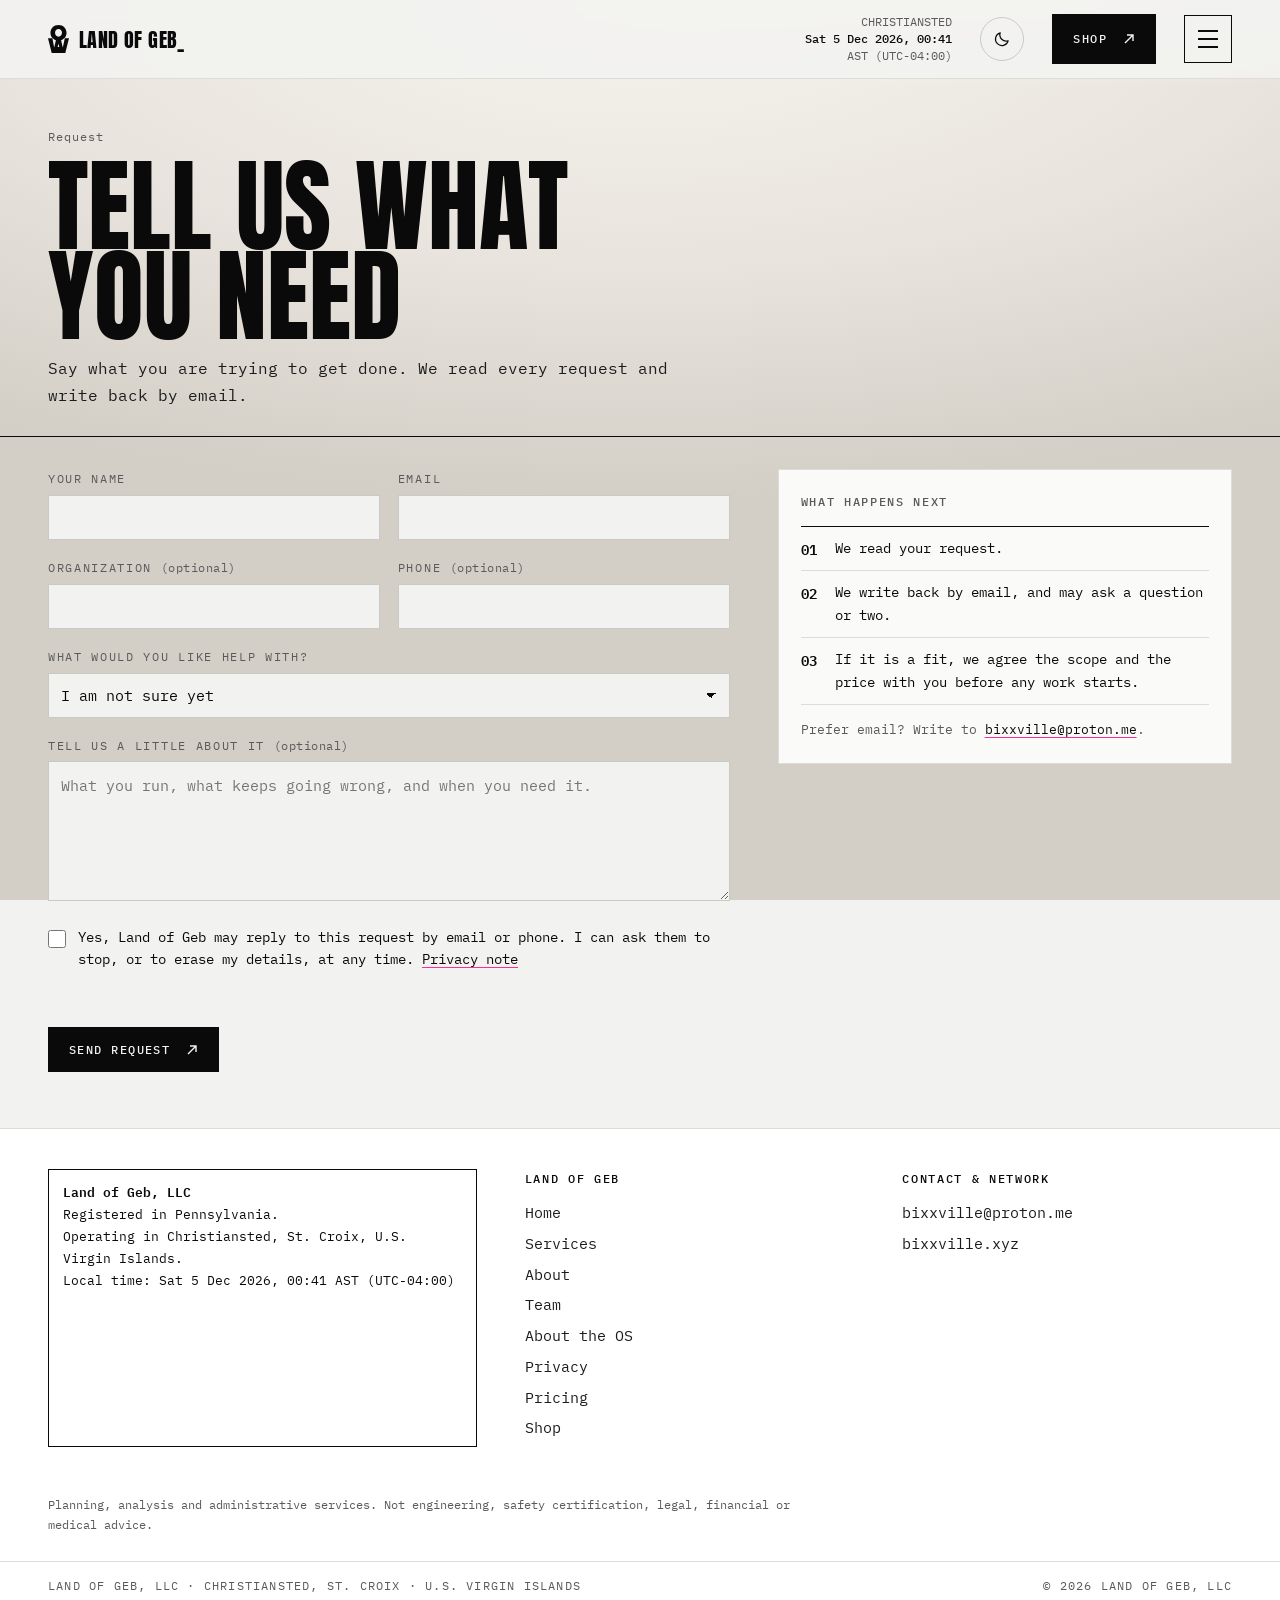
<file: request.html>
<!DOCTYPE html>
<html lang="en">
<head>
<meta charset="UTF-8">
<meta name="viewport" content="width=device-width, initial-scale=1.0">
<title>Request — Land of Geb</title>
<meta name="description" content="Tell Land of Geb what you need. We read every request and write back by email.">
<link rel="preconnect" href="https://fonts.googleapis.com">
<link rel="preconnect" href="https://fonts.gstatic.com" crossorigin>
<link href="https://fonts.googleapis.com/css2?family=Anton&family=IBM+Plex+Mono:wght@300;400;500;600&display=swap" rel="stylesheet">
<link rel="stylesheet" href="tokens.css">
<script>(function(){try{var t=localStorage.getItem('bx-theme');if(t==='light'||t==='dark')document.documentElement.setAttribute('data-theme',t)}catch(e){}})();</script>
<link rel="stylesheet" href="site.css">
<style>
:root{
  --ink:var(--t-ink);
  --body:var(--t-text);
  --soft:var(--t-muted);
  --faint:var(--t-faint);
  --bg:var(--t-bg);
  --card:var(--t-surface);
  --line:var(--t-line);
  --yellow:var(--t-yellow);
  --orange:var(--t-orange);
  --pink:var(--t-pink);
  --neon:var(--t-neon);
  --mono:var(--t-font-mono);
  --display:var(--t-font-display);
  --gutter:var(--t-gutter);
}
*{box-sizing:border-box;margin:0;padding:0}
html{scroll-behavior:smooth;-webkit-text-size-adjust:100%}
body{background:var(--bg);color:var(--body);font-family:var(--mono);font-size:15px;line-height:1.65;-webkit-font-smoothing:antialiased;overflow-x:hidden}
a{color:inherit;text-decoration:none}
::selection{background:var(--pink);color:var(--t-on-neon)}
.idx{font-size:12px;letter-spacing:.08em;color:var(--soft)}
.neon-text{background:var(--neon);-webkit-background-clip:text;background-clip:text;color:transparent}
.btn{display:inline-flex;align-items:center;gap:16px;padding:14px 20px;border:1px solid var(--ink);font-family:var(--mono);font-size:12px;font-weight:500;
  letter-spacing:.12em;text-transform:uppercase;cursor:pointer;transition:box-shadow .25s,background .25s,color .25s;background:transparent;color:var(--ink)}
.btn.solid{background:var(--ink);color:var(--bg)}
.btn:hover{box-shadow:4px 4px 0 var(--pink),8px 8px 0 var(--yellow)}
.btn:focus-visible,a:focus-visible{outline:2px solid var(--pink);outline-offset:3px}
.arrow{width:12px;height:12px;flex:none}

/* ── top bar (same as the home page) ── */
.bar{position:sticky;top:0;z-index:20;display:grid;grid-template-columns:auto 1fr auto auto;align-items:center;gap:28px;
  padding:14px var(--gutter);background:var(--t-bar);backdrop-filter:blur(8px);-webkit-backdrop-filter:blur(8px);border-bottom:1px solid var(--line)}
.bar::after{content:'';position:absolute;left:0;bottom:-1px;height:2px;width:var(--progress,0%);background:var(--neon)}
.mark{font-family:var(--display);font-size:20px;letter-spacing:.02em;display:flex;align-items:center;gap:10px;white-space:nowrap;color:var(--ink)}
.mark-glyph{width:21px;height:28px;background:currentColor;display:inline-block;flex:none;-webkit-mask:url(img/land-of-geb-mark.svg) center/contain no-repeat;mask:url(img/land-of-geb-mark.svg) center/contain no-repeat}
.nav{display:flex;gap:22px;font-size:12px;letter-spacing:.12em;text-transform:uppercase}
.clock{font-size:12px;line-height:1.4;color:var(--soft);text-align:right;white-space:nowrap}
.clock b{color:var(--ink);font-weight:500}

footer{padding:40px var(--gutter) 26px;display:grid;grid-template-columns:minmax(0,1.3fr) repeat(2,minmax(0,1fr));gap:var(--gutter);border-top:1px solid var(--line);background:var(--t-surface-strong)}
.co{font-size:12.5px;line-height:1.75;border:1px solid var(--ink);padding:12px 14px;overflow-wrap:anywhere;color:var(--ink)}
.co b{font-weight:600}
.f-col h4{font-size:12px;letter-spacing:.14em;text-transform:uppercase;font-weight:500;margin-bottom:12px;color:var(--ink)}
.f-col a{display:block;color:var(--body);margin-bottom:6px}
.f-col a:hover{text-decoration:underline;text-decoration-color:var(--pink)}
.fine{grid-column:1 / -1;font-size:12px;color:var(--soft);max-width:780px}
.base{display:flex;justify-content:space-between;gap:16px;padding:14px var(--gutter);border-top:1px solid var(--line);font-size:12px;letter-spacing:.1em;text-transform:uppercase;color:var(--soft);background:var(--t-surface-strong)}


.rq-hero{padding:48px var(--gutter) 28px;border-bottom:1px solid var(--ink)}
.rq-hero .idx{margin-bottom:14px}
.rq-hero h1{font-family:var(--display);font-weight:400;font-size:clamp(52px,8vw,124px);line-height:.88;text-transform:uppercase;color:var(--ink)}
.rq-hero .d-lead{margin-top:14px;max-width:640px;font-size:16px}
.rq-wrap{display:grid;grid-template-columns:minmax(0,1.5fr) minmax(0,1fr);gap:var(--gutter);padding:32px var(--gutter) 56px;align-items:start}
.rq-form{display:grid;gap:18px;max-width:700px}
.rq-g2{display:grid;grid-template-columns:1fr 1fr;gap:18px}
.rq-f > label{display:block;font-size:12px;letter-spacing:.14em;text-transform:uppercase;color:var(--soft);margin-bottom:6px}
.rq-f > label small{letter-spacing:.04em;text-transform:none;font-size:12px}
.rq-f input[type=text],.rq-f input[type=email],.rq-f input[type=tel],.rq-f select,.rq-f textarea{width:100%;font-family:var(--mono);font-size:15px;color:var(--ink);background:var(--bg);
  border:1px solid var(--t-line-strong);border-radius:0;padding:12px;appearance:none;-webkit-appearance:none}
.rq-f select{background-image:linear-gradient(45deg,transparent 50%,var(--ink) 50%),linear-gradient(135deg,var(--ink) 50%,transparent 50%);background-position:calc(100% - 18px) 50%,calc(100% - 13px) 50%;background-size:5px 5px;background-repeat:no-repeat;padding-right:34px}
.rq-f textarea{min-height:140px;resize:vertical;line-height:1.55}
.rq-f input:focus,.rq-f select:focus,.rq-f textarea:focus{outline:2px solid var(--pink);outline-offset:1px;border-color:var(--ink)}
.rq-chk{display:flex;gap:12px;align-items:flex-start;font-size:13.5px;line-height:1.6;color:var(--ink);cursor:pointer}
.rq-chk input{width:18px;height:18px;flex:none;margin-top:3px;accent-color:var(--t-pink)}
.rq-chk a{text-decoration:underline;text-decoration-color:var(--pink);text-underline-offset:3px}
.rq-hp{position:absolute;left:-9999px;top:auto;width:1px;height:1px;overflow:hidden}
.rq-msg{font-size:14px;color:var(--ink);min-height:1.5em}
.rq-msg.err{border-left:3px solid var(--pink);padding-left:12px}
.rq-form .btn{justify-self:start}
.rq-form .btn[disabled]{opacity:.55;cursor:default;box-shadow:none}
.rq-side{border:1px solid var(--line);background:var(--card);padding:22px}
.rq-side h2{font-size:12px;font-weight:500;letter-spacing:.14em;text-transform:uppercase;color:var(--soft);margin-bottom:14px}
.rq-side ol{list-style:none;counter-reset:s;border-top:1px solid var(--ink)}
.rq-side li{counter-increment:s;display:grid;grid-template-columns:34px 1fr;padding:10px 0;border-bottom:1px solid var(--line);font-size:14px;color:var(--ink)}
.rq-side li::before{content:counter(s,decimal-leading-zero);font-weight:600}
.rq-side p{font-size:13px;color:var(--soft);margin-top:14px}
.rq-side p a{color:var(--ink);text-decoration:underline;text-decoration-color:var(--pink);text-underline-offset:3px}
.rq-done{border:1px solid var(--ink);background:var(--card);padding:28px;max-width:700px}
.rq-done h2{font-family:var(--display);font-weight:400;font-size:clamp(36px,4vw,56px);line-height:.95;text-transform:uppercase;color:var(--ink);margin-bottom:12px}
.rq-done p{font-size:15px;color:var(--ink);max-width:520px}
.rq-done p + p{margin-top:10px;color:var(--soft);font-size:13.5px}
.rq-nojs{display:none;padding:24px var(--gutter);font-size:15px;color:var(--ink)}
.no-js .rq-nojs{display:block}
.no-js .rq-form{display:none}
.pv{padding:40px var(--gutter) 56px;max-width:calc(780px + 2 * var(--gutter))}
.pv h2{font-size:12px;font-weight:500;letter-spacing:.14em;text-transform:uppercase;color:var(--soft);margin:30px 0 10px}
.pv p,.pv li{font-size:15px;color:var(--ink);margin-bottom:10px}
.pv ul{list-style:none;border-top:1px solid var(--line);margin-bottom:10px}
.pv li{padding:8px 0;border-bottom:1px solid var(--line);margin:0}
.pv a{text-decoration:underline;text-decoration-color:var(--pink);text-underline-offset:3px}
.pv .stamp{font-size:12px;color:var(--soft);margin-top:30px}
@media (max-width:960px){
  .bar{grid-template-columns:1fr auto;gap:14px}
  .nav,.clock{display:none}
  .rq-wrap{grid-template-columns:1fr}
  .rq-g2{grid-template-columns:1fr}
  footer{grid-template-columns:1fr}
  .base{flex-direction:column}
}
@media (prefers-reduced-motion:reduce){ html{scroll-behavior:auto} }
</style>
</head>
<body class="no-js">
<script>document.body.classList.replace('no-js', 'js');</script>

<header class="bar" id="bar">
  <a class="mark" href="index.html" aria-label="Land of Geb — home"><span class="mark-glyph"></span>LAND OF GEB_</a>
  <nav class="nav">
    <a href="index.html">Home</a>
    <a href="services.html">Services</a>
    <a href="index.html#pricing">Pricing</a>
    <a href="https://www.bixxville.xyz" target="_blank" rel="noopener">Bixxville</a>
  </nav>
  <div class="clock">CHRISTIANSTED<br><b id="clock">—</b><br>AST (UTC-04:00)</div>
  <a class="btn solid shop-link" href="shop.html">Shop <svg class="arrow" viewBox="0 0 12 12" fill="none" stroke="currentColor" stroke-width="1.4"><path d="M2 10 10 2M4 2h6v6"/></svg></a>
</header>

<main>
  <section class="rq-hero">
    <div class="idx">Request</div>
    <h1>Tell us what<br>you need</h1>
    <p class="d-lead">Say what you are trying to get done. We read every request and write back by email.</p>
  </section>
  <p class="rq-nojs">The request form needs JavaScript. You can write to <a href="mailto:bixxville@proton.me" style="text-decoration:underline">bixxville@proton.me</a> instead.</p>
  <section class="rq-wrap" id="rqWrap">
    <form class="rq-form" id="rq" action="#" method="post">
      <div class="rq-g2">
        <div class="rq-f"><label for="rq-name">Your name</label><input type="text" id="rq-name" name="name" autocomplete="name" maxlength="120" required></div>
        <div class="rq-f"><label for="rq-email">Email</label><input type="email" id="rq-email" name="email" autocomplete="email" maxlength="254" required></div>
      </div>
      <div class="rq-g2">
        <div class="rq-f"><label for="rq-org">Organization <small>(optional)</small></label><input type="text" id="rq-org" name="organization" autocomplete="organization" maxlength="160"></div>
        <div class="rq-f"><label for="rq-phone">Phone <small>(optional)</small></label><input type="tel" id="rq-phone" name="phone" autocomplete="tel" maxlength="40"></div>
      </div>
      <div class="rq-f"><label for="rq-svc">What would you like help with?</label>
        <select id="rq-svc" name="service"><option value="general">I am not sure yet</option><option value="readiness-decomposition">Readiness Decomposition</option><option value="market-and-supply-readiness">Market and Supply Readiness</option><option value="project-mapping">Project Mapping</option><option value="continuity-and-communications">Continuity and Communications Plans</option><option value="talent-management">Talent Management</option><option value="brand-and-voice">Brand and Voice</option><option value="teaching-and-training">Teaching and Training</option><option value="network">I want to work with the network (18 or older)</option></select></div>
      <div class="rq-f"><label for="rq-msg">Tell us a little about it <small>(optional)</small></label><textarea id="rq-msg" name="message" maxlength="2000" placeholder="What you run, what keeps going wrong, and when you need it."></textarea></div>
      <div class="rq-hp" aria-hidden="true"><label for="rq-web">Leave this empty</label><input type="text" id="rq-web" name="website" tabindex="-1" autocomplete="off"></div>
      <label class="rq-chk"><input type="checkbox" id="rq-ok" required><span id="rq-ok-text">Yes, Land of Geb may reply to this request by email or phone. I can ask them to stop, or to erase my details, at any time. <a href="privacy.html">Privacy note</a></span></label>
      <div class="rq-msg" id="rq-out" role="alert" aria-live="polite"></div>
      <button class="btn solid" type="submit" id="rq-go">Send request <svg class="arrow" viewBox="0 0 12 12" fill="none" stroke="currentColor" stroke-width="1.4"><path d="M2 10 10 2M4 2h6v6"/></svg></button>
    </form>
    <aside class="rq-side">
      <h2>What happens next</h2>
      <ol>
        <li>We read your request.</li>
        <li>We write back by email, and may ask a question or two.</li>
        <li>If it is a fit, we agree the scope and the price with you before any work starts.</li>
      </ol>
      <p>Prefer email? Write to <a href="mailto:bixxville@proton.me">bixxville@proton.me</a>.</p>
    </aside>
  </section>
</main>

<footer>
  <div class="co">
    <b>Land of Geb, LLC</b><br>
    Registered in Pennsylvania.<br>
    Operating in Christiansted, St. Croix, U.S. Virgin Islands.<br>
    Local time: <span id="sysdate">—</span>
  </div>
  <div class="f-col">
    <h4>Land of Geb</h4>
    <a href="index.html">Home</a>
    <a href="services.html">Services</a>
    <a href="about.html">About</a>
    <a href="team.html">Team</a>
    <a href="os.html">About the OS</a>
    <a href="privacy.html">Privacy</a>
    <a href="index.html#pricing">Pricing</a>
    <a href="shop.html">Shop</a>
  </div>
  <div class="f-col">
    <h4>Contact &amp; network</h4>
    <a href="mailto:bixxville@proton.me">bixxville@proton.me</a>
    <a href="https://www.bixxville.xyz" target="_blank" rel="noopener">bixxville.xyz</a>
  </div>
  <p class="fine">Planning, analysis and administrative services. Not engineering, safety certification, legal, financial or medical advice.</p>
</footer>
<div class="base">
  <span>Land of Geb, LLC · Christiansted, St. Croix · U.S. Virgin Islands</span>
  <span>© <span id="yr"></span> Land of Geb, LLC</span>
</div>


<script src="site.js"></script>
<script src="theme.js"></script>
<script>
(() => {
  const $ = id => document.getElementById(id);
  const tick = () => { const t = gebTime(); $('clock').textContent = `${t.date}, ${t.time}`; $('sysdate').textContent = t.full; $('yr').textContent = t.year; };
  tick(); setInterval(tick, 15000);
})();
</script>

<script>
(() => {
  // The one public function the form calls. It can only add a request; it cannot read anything back.
  const SB_URL = 'https://deotcopartijomfveakr.supabase.co';
  const SB_KEY = 'sb_publishable_yi4AJEt5MLMafDBgTgXnBg_1gvB4gtz';   // the public key; the database does the guarding
  const $ = id => document.getElementById(id);
  const q = new URLSearchParams(location.search);
  const t0 = Date.now();
  const svc = q.get('service');
  if (svc && [...$('rq-svc').options].some(o => o.value === svc)) $('rq-svc').value = svc;
  const pre = (q.get('msg') || '').trim().slice(0, 600);   // the home page guide fills this in; the visitor can change it
  if (pre && $('rq-msg') && !$('rq-msg').value) $('rq-msg').value = pre;
  const src = (q.get('src') || '').trim().slice(0, 80);

  const say = (msg, err) => { const o = $('rq-out'); o.textContent = msg || ''; o.classList.toggle('err', !!err); };
  $('rq').addEventListener('submit', async e => {
    e.preventDefault();
    const f = $('rq');
    if (!f.reportValidity()) return;
    const go = $('rq-go');
    go.disabled = true; say('Sending…');
    const v = id => $(id).value.trim();
    try {
      const res = await fetch(SB_URL + '/rest/v1/rpc/submit_prospect', {
        method: 'POST',
        headers: { 'Content-Type': 'application/json', apikey: SB_KEY, Authorization: 'Bearer ' + SB_KEY },
        body: JSON.stringify({
          p_name: v('rq-name'), p_email: v('rq-email'), p_phone: v('rq-phone') || null, p_organization: v('rq-org') || null,
          p_interest: $('rq-svc').value, p_message: v('rq-msg') || null, p_source: src || null,
          p_consent: $('rq-ok').checked, p_consent_text: $('rq-ok-text').textContent.trim(),
          p_website: v('rq-web') || null, p_elapsed_ms: Date.now() - t0,
        }),
      });
      if (!res.ok) {
        let body = null; try { body = await res.json(); } catch (x) { /* not JSON */ }
        // The database's own messages (code P0001) are written for visitors; anything else gets the plain fallback.
        say(body && body.code === 'P0001' && body.message ? body.message : 'Something went wrong on our side. Please email bixxville@proton.me instead.', true);
        go.disabled = false; return;
      }
      $('rqWrap').innerHTML = '<div class="rq-done"><h2>Thank you</h2><p>We have your request. We will reply to you by email.</p><p>If you do not hear from us, write to <a href="mailto:bixxville@proton.me" style="text-decoration:underline">bixxville@proton.me</a>.</p></div>';
      scrollTo({ top: 0, behavior: 'smooth' });
    } catch (x) {
      say('We could not reach the server. Check your connection, or email bixxville@proton.me instead.', true);
      go.disabled = false;
    }
  });
})();
</script>
</body>
</html>
</file>
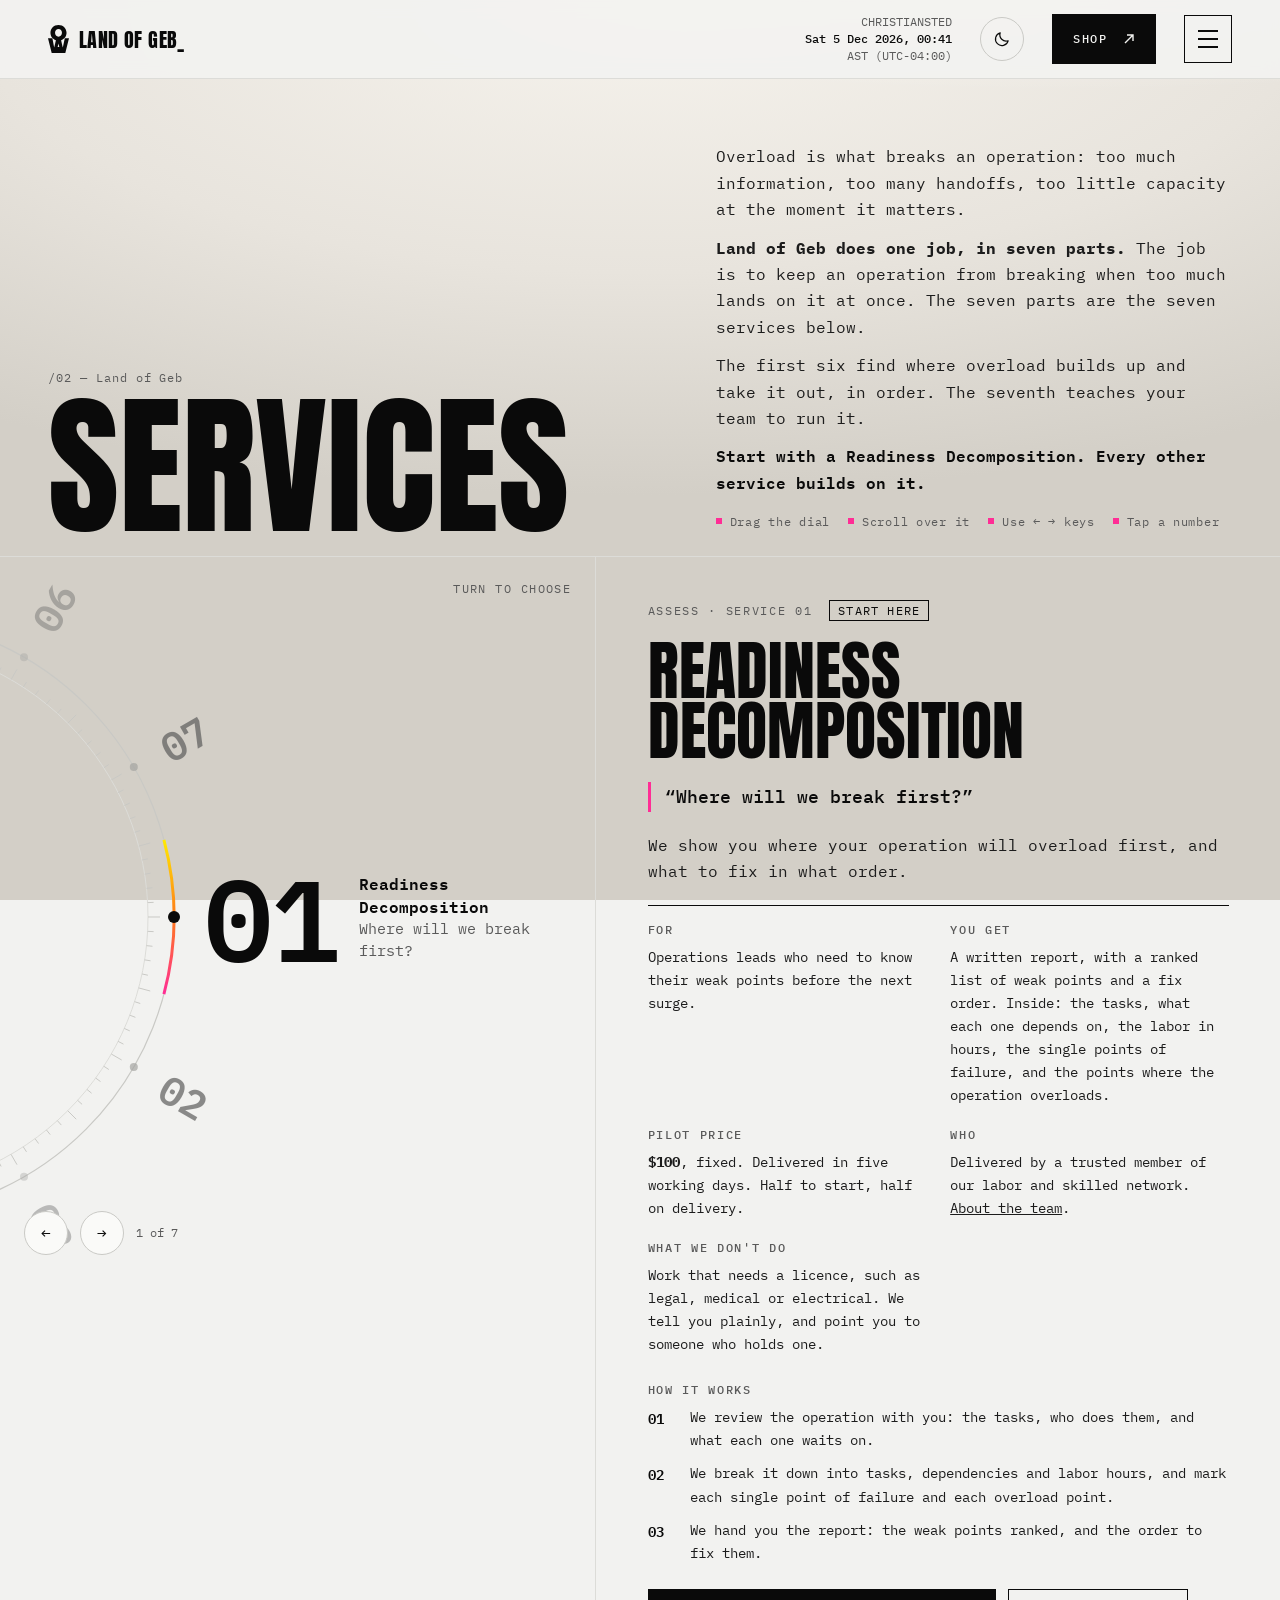
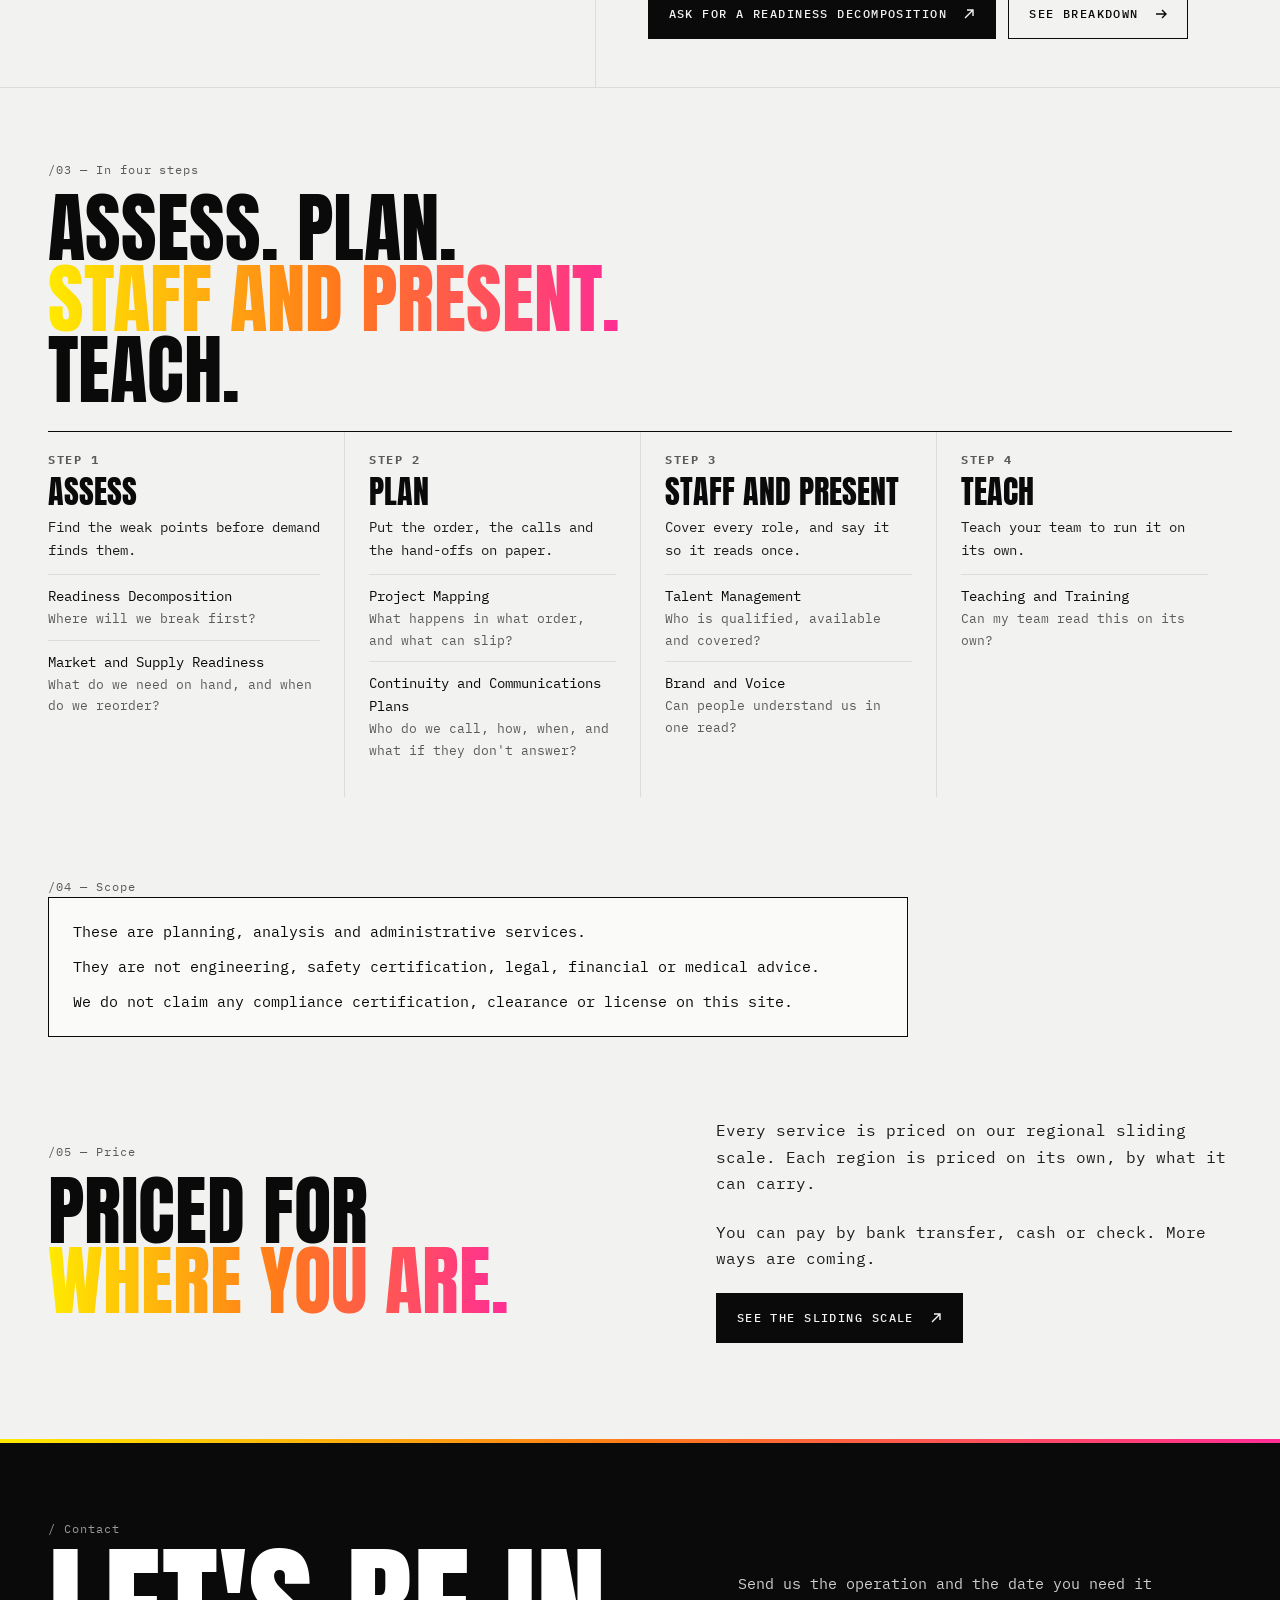
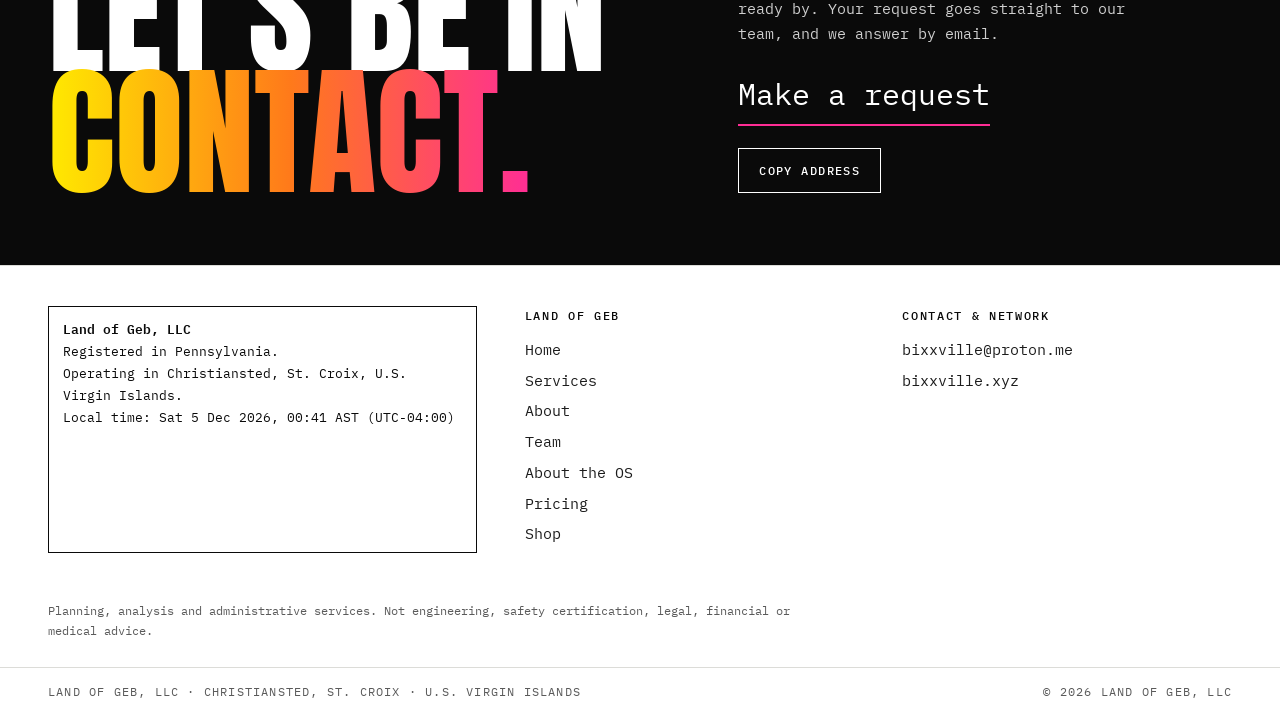
<file: services.html>
<!DOCTYPE html>
<html lang="en">
<head>
<meta charset="UTF-8">
<meta name="viewport" content="width=device-width, initial-scale=1.0">
<title>Services — Land of Geb</title>
<meta name="description" content="Land of Geb does one job in seven parts: six that take overload out of critical operations, and teaching so your team can run it on markets, real estate mapping, math and economics.">
<link rel="preconnect" href="https://fonts.googleapis.com">
<link rel="preconnect" href="https://fonts.gstatic.com" crossorigin>
<link href="https://fonts.googleapis.com/css2?family=Anton&family=IBM+Plex+Mono:wght@300;400;500;600&display=swap" rel="stylesheet">
<link rel="stylesheet" href="tokens.css">
<script>(function(){try{var t=localStorage.getItem('bx-theme');if(t==='light'||t==='dark')document.documentElement.setAttribute('data-theme',t)}catch(e){}})();</script>
<link rel="stylesheet" href="site.css">
<style>
:root{
  --ink:var(--t-ink);
  --body:var(--t-text);
  --soft:var(--t-muted);
  --faint:var(--t-faint);
  --bg:var(--t-bg);
  --card:var(--t-surface);
  --line:var(--t-line);
  --yellow:var(--t-yellow);
  --orange:var(--t-orange);
  --pink:var(--t-pink);
  --neon:var(--t-neon);
  --mono:var(--t-font-mono);
  --display:var(--t-font-display);
  --gutter:var(--t-gutter);
}
*{box-sizing:border-box;margin:0;padding:0}
html{scroll-behavior:smooth;-webkit-text-size-adjust:100%}
body{background:var(--bg);color:var(--body);font-family:var(--mono);font-size:15px;line-height:1.65;-webkit-font-smoothing:antialiased;overflow-x:hidden}
a{color:inherit;text-decoration:none}
::selection{background:var(--pink);color:var(--t-on-neon)}
.idx{font-size:12px;letter-spacing:.08em;color:var(--soft)}
.neon-text{background:var(--neon);-webkit-background-clip:text;background-clip:text;color:transparent}
.btn{display:inline-flex;align-items:center;gap:16px;padding:14px 20px;border:1px solid var(--ink);font-family:var(--mono);font-size:12px;font-weight:500;
  letter-spacing:.12em;text-transform:uppercase;cursor:pointer;transition:box-shadow .25s,background .25s,color .25s;background:transparent;color:var(--ink)}
.btn.solid{background:var(--ink);color:var(--bg)}
.btn:hover{box-shadow:4px 4px 0 var(--pink),8px 8px 0 var(--yellow)}
.btn:focus-visible,a:focus-visible{outline:2px solid var(--pink);outline-offset:3px}
.arrow{width:12px;height:12px;flex:none}

/* ── top bar (same as the home page) ── */
.bar{position:sticky;top:0;z-index:20;display:grid;grid-template-columns:auto 1fr auto auto;align-items:center;gap:28px;
  padding:14px var(--gutter);background:var(--t-bar);backdrop-filter:blur(8px);-webkit-backdrop-filter:blur(8px);border-bottom:1px solid var(--line)}
.bar::after{content:'';position:absolute;left:0;bottom:-1px;height:2px;width:var(--progress,0%);background:var(--neon)}
.mark{font-family:var(--display);font-size:20px;letter-spacing:.02em;display:flex;align-items:center;gap:10px;white-space:nowrap;color:var(--ink)}
.mark-glyph{width:21px;height:28px;background:currentColor;display:inline-block;flex:none;-webkit-mask:url(img/land-of-geb-mark.svg) center/contain no-repeat;mask:url(img/land-of-geb-mark.svg) center/contain no-repeat}
.nav{display:flex;gap:22px;font-size:12px;letter-spacing:.12em;text-transform:uppercase}
.clock{font-size:12px;line-height:1.4;color:var(--soft);text-align:right;white-space:nowrap}
.clock b{color:var(--ink);font-weight:500}

/* ── intro ── */
.intro{display:grid;grid-template-columns:minmax(0,1.2fr) minmax(0,1fr);gap:var(--gutter);align-items:end;padding:64px var(--gutter) 24px}
.intro h1{font-family:var(--display);font-weight:400;font-size:clamp(72px,12vw,190px);line-height:.85;text-transform:uppercase;color:var(--ink)}
.intro .idx{margin-bottom:14px}
.intro p{font-size:16px;max-width:520px;color:var(--body)}
.intro p + p{margin-top:12px}
.intro .start{color:var(--ink);font-weight:600}
.intro .how{display:flex;gap:18px;flex-wrap:wrap;margin-top:16px;font-size:12px;color:var(--soft);letter-spacing:.06em}
.how-touch{display:none !important}
@media (pointer:coarse){.how-fine{display:none !important}.how-touch{display:flex !important}}
.intro .how span::before{content:'';display:inline-block;width:6px;height:6px;margin-right:8px;background:var(--pink);vertical-align:2px}

/* ── the dial stage ── */
.stage{display:grid;grid-template-columns:minmax(0,1fr) minmax(0,1.15fr);align-items:start;border-top:1px solid var(--line);border-bottom:1px solid var(--line);min-height:680px}
/* a fixed-height dial that stays in view while you read: its size never depends on the service that is open, so it is drawn right the first time and never jumps */
.dial{position:sticky;top:57px;height:min(720px,calc(100vh - 57px));min-height:520px;overflow:hidden;cursor:grab;touch-action:none;user-select:none;outline:none}
.detail{border-left:1px solid var(--line)}
.dial.dragging{cursor:grabbing}
.dial:focus-visible{box-shadow:inset 0 0 0 2px var(--pink)}
.dial svg{position:absolute;inset:0;width:100%;height:100%;overflow:visible}
/* the dial's colours come straight from the theme, so they change the moment the theme does */
.dial-ring{fill:none;stroke:var(--t-line-strong);stroke-width:1.2}
.dial-ring2{fill:none;stroke:var(--t-line);stroke-width:1}
.dial-tick{stroke:var(--t-line-strong);stroke-width:1}
.dial-dot{fill:var(--t-faint)}
.dial-dot.on{fill:var(--t-ink)}
.dial-num{position:absolute;font-family:var(--mono);font-weight:600;font-size:40px;line-height:1;color:var(--soft);transform-origin:0 50%;
  white-space:nowrap;cursor:pointer;transition:color .2s}
.dial-num:hover{color:var(--ink)}
.dial-active{position:absolute;display:flex;align-items:center;gap:22px;pointer-events:none}
.dial-active b{font-family:var(--mono);font-weight:600;font-size:clamp(84px,9vw,128px);line-height:.9;color:var(--ink);letter-spacing:-.02em}
.dial-active span{display:block;font-size:15px;line-height:1.45;max-width:230px;min-width:0;overflow-wrap:anywhere}
.dial-active strong{display:block;font-weight:600;color:var(--ink);font-size:16px}
.dial-active em{font-style:normal;color:var(--soft)}
.dial-ctrls{position:absolute;left:24px;bottom:22px;display:flex;align-items:center;gap:12px;font-size:12px;color:var(--soft)}
.dial-ctrls button{appearance:none;width:44px;height:44px;border-radius:50%;border:1px solid var(--t-line-strong);background:var(--card);color:var(--ink);font-family:var(--mono);font-size:16px;cursor:pointer;transition:border-color .2s}
.dial-ctrls button:hover{border-color:var(--ink)}
.dial-hint{position:absolute;right:24px;top:22px;font-size:12px;letter-spacing:.12em;text-transform:uppercase;color:var(--soft)}
.no-js .dial{display:none}

/* ── one service, in full (all seven show without script, and when printed) ── */
.detail{padding:44px clamp(20px,4vw,56px) 48px;min-width:0}
.svc{display:flex;flex-direction:column;gap:20px;scroll-margin-top:80px}
.js .svc[hidden]{display:none}
.no-js .svc + .svc{margin-top:56px;padding-top:40px;border-top:1px solid var(--line)}
.d-topic{font-size:12px;letter-spacing:.14em;text-transform:uppercase;color:var(--soft)}
.d-topic .start{color:var(--ink);border:1px solid var(--ink);padding:2px 8px;margin-left:8px;letter-spacing:.1em}
.d-title{font-family:var(--display);font-weight:400;font-size:clamp(40px,5vw,72px);line-height:.95;text-transform:uppercase;color:var(--ink)}
.d-q{font-size:18px;color:var(--ink);font-weight:500;border-left:3px solid var(--pink);padding-left:14px}
.d-lead{font-size:16px;max-width:640px}
.d-facts{display:grid;grid-template-columns:repeat(2,minmax(0,1fr));gap:0 24px;border-top:1px solid var(--ink)}
.d-facts > div{padding:14px 0 4px}
.d-facts h4,.d-steps h4{font-size:12px;font-weight:500;letter-spacing:.14em;text-transform:uppercase;color:var(--soft);margin-bottom:6px}
.d-facts p{font-size:14px}
.d-steps ol{list-style:none;counter-reset:s;display:grid;gap:10px}
.d-steps li{counter-increment:s;display:grid;grid-template-columns:34px 1fr;gap:8px;font-size:14px}
.d-steps li::before{content:counter(s,decimal-leading-zero);font-weight:600;color:var(--ink)}
.d-note{font-size:13px;color:var(--soft)}
.d-act{display:flex;gap:12px;flex-wrap:wrap;margin-top:4px}
.swap{animation:swap .45s cubic-bezier(.2,.7,.2,1)}
@keyframes swap{from{opacity:0;transform:translateY(10px)}to{opacity:1;transform:none}}

/* ── the three groups ── */
.groups{padding:72px var(--gutter) 24px}
.groups h2,.cta h2,.scope h2{font-family:var(--display);font-weight:400;font-size:clamp(44px,6vw,92px);line-height:.92;text-transform:uppercase;color:var(--ink);margin:14px 0 26px}
.g-grid{display:grid;grid-template-columns:repeat(4,minmax(0,1fr));border-top:1px solid var(--ink)}
.g-col{padding:18px 24px 26px 0;position:relative}
.g-col + .g-col{padding-left:24px;border-left:1px solid var(--line)}
.g-col b{display:block;font-size:12px;letter-spacing:.14em;text-transform:uppercase;color:var(--soft)}
.g-col strong{display:block;font-family:var(--display);font-weight:400;font-size:32px;line-height:1;text-transform:uppercase;color:var(--ink);margin:6px 0 8px}
.g-col p{font-size:14px;margin-bottom:12px}
.g-col a{display:block;padding:10px 0;border-top:1px solid var(--line);font-size:14px;color:var(--ink)}
.g-col a small{display:block;color:var(--soft);font-size:13px}
.g-col a:hover{text-decoration:underline;text-decoration-color:var(--pink);text-decoration-thickness:2px}

/* ── scope ── */
.scope{padding:56px var(--gutter) 24px}
.scope-box{border:1px solid var(--ink);padding:22px 24px;max-width:860px;font-size:15px;color:var(--ink);background:var(--card)}
.scope-box p + p{margin-top:10px}

.cta{padding:56px var(--gutter) 96px;display:grid;grid-template-columns:minmax(0,1.2fr) minmax(0,1fr);gap:var(--gutter);align-items:end}
.cta p{font-size:16px;max-width:520px;margin-bottom:22px}
.cta .row{display:flex;gap:14px;flex-wrap:wrap}

footer{padding:40px var(--gutter) 26px;display:grid;grid-template-columns:minmax(0,1.3fr) repeat(2,minmax(0,1fr));gap:var(--gutter);border-top:1px solid var(--line);background:var(--t-surface-strong)}
.co{font-size:12.5px;line-height:1.75;border:1px solid var(--ink);padding:12px 14px;overflow-wrap:anywhere;color:var(--ink)}
.co b{font-weight:600}
.f-col h4{font-size:12px;letter-spacing:.14em;text-transform:uppercase;font-weight:500;margin-bottom:12px;color:var(--ink)}
.f-col a{display:block;color:var(--body);margin-bottom:6px}
.f-col a:hover{text-decoration:underline;text-decoration-color:var(--pink)}
.fine{grid-column:1 / -1;font-size:12px;color:var(--soft);max-width:780px}
.base{display:flex;justify-content:space-between;gap:16px;padding:14px var(--gutter);border-top:1px solid var(--line);font-size:12px;letter-spacing:.1em;text-transform:uppercase;color:var(--soft);background:var(--t-surface-strong)}

.rv{opacity:0;transform:translateY(20px);transition:opacity .8s cubic-bezier(.2,.7,.2,1),transform .8s cubic-bezier(.2,.7,.2,1)}
.rv.in{opacity:1;transform:none}
.no-js .rv{opacity:1;transform:none}

@media (max-width:960px){
  .bar{grid-template-columns:1fr auto;gap:14px}
  .nav,.clock{display:none}
  .intro{grid-template-columns:1fr;padding-top:40px}
  .stage{grid-template-columns:1fr;min-height:0}
  .dial{position:relative;top:auto;height:430px;min-height:0;border-bottom:1px solid var(--line)}
  .detail{border-left:none}
  .dial-num{font-size:30px}
  .dial-active{gap:14px}
  .dial-active b{font-size:clamp(56px,17vw,84px)}
  .dial-active span{font-size:14px}
  .detail{padding:28px var(--gutter) 40px}
  .d-facts{grid-template-columns:1fr}
  .g-grid{grid-template-columns:1fr}
  .g-col + .g-col{padding-left:0;border-left:none;border-top:1px solid var(--ink)}
  .cta{grid-template-columns:1fr}
  footer{grid-template-columns:1fr}
  .base{flex-direction:column}
}
@media (prefers-reduced-motion:reduce){
  html{scroll-behavior:auto}
  .rv{opacity:1;transform:none;transition:none}
  .swap{animation:none}
}
/* print: every service, in full, on white */
@media print{
  .dial,.intro .how,.cta .row,.d-act,.groups{display:none !important}
  .stage{display:block;border:none;min-height:0}
  .detail{padding:0}
  .svc[hidden]{display:flex !important}
  .svc + .svc{margin-top:28px;padding-top:20px;border-top:1px solid #999;break-before:page}
  .rv{opacity:1 !important;transform:none !important}
  .intro{padding-top:12px}
  .intro h1{font-size:64px}
  .scope-box{background:#fff}
  footer,.base{background:#fff}
}
</style>
</head>
<body class="no-js">
<script>document.body.classList.replace('no-js', 'js');</script>

<header class="bar" id="bar">
  <a class="mark" href="index.html" aria-label="Land of Geb — home"><span class="mark-glyph"></span>LAND OF GEB_</a>
  <nav class="nav">
    <a href="index.html">Home</a>
    <a href="services.html" aria-current="page">Services</a>
    <a href="index.html#pricing">Pricing</a>
    <a href="https://www.bixxville.xyz" target="_blank" rel="noopener">Bixxville</a>
  </nav>
  <div class="clock">CHRISTIANSTED<br><b id="clock">—</b><br>AST (UTC-04:00)</div>
  <a class="btn solid shop-link" href="shop.html">Shop <svg class="arrow" viewBox="0 0 12 12" fill="none" stroke="currentColor" stroke-width="1.4"><path d="M2 10 10 2M4 2h6v6"/></svg></a>
</header>

<main>
  <section class="intro">
    <div class="rv">
      <div class="idx">/02 — Land of Geb</div>
      <h1>Ser&shy;vices</h1>
    </div>
    <div class="rv">
      <p>Overload is what breaks an operation: too much information, too many handoffs, too little capacity at the moment it matters.</p>
      <p><strong>Land of Geb does one job, in seven parts.</strong> The job is to keep an operation from breaking when too much lands on it at once. The seven parts are the seven services below.</p>
      <p>The first six find where overload builds up and take it out, in order. The seventh teaches your team to run it.</p>
      <p class="start">Start with a Readiness Decomposition. Every other service builds on it.</p>
      <div class="how how-fine"><span>Drag the dial</span><span>Scroll over it</span><span>Use ← → keys</span><span>Tap a number</span></div>
      <div class="how how-touch"><span>Swipe the dial round</span><span>Tap a number</span><span>Or use ← →</span></div>
    </div>
  </section>

  <section class="stage" aria-label="The seven services">
    <div class="dial t-no-print" id="dial" tabindex="0" role="slider" aria-label="Choose a service" aria-valuemin="1" aria-valuemax="7" aria-valuenow="1">
      <div class="dial-hint">Turn to choose</div>
      <svg id="dialSvg" aria-hidden="true"></svg>
      <div id="dialNums"></div>
      <div class="dial-active" id="dialActive"><b id="activeNum">01</b><span><strong id="activeName"></strong><em id="activeLine"></em></span></div>
      <div class="dial-ctrls">
        <button id="prev" aria-label="Previous service">←</button>
        <button id="next" aria-label="Next service">→</button>
        <span id="dialCount">1 of 7</span>
      </div>
    </div>

    <div class="detail" id="detail" aria-live="polite">

      <article class="svc" id="readiness-decomposition" data-q="Where will we break first?">
        <div class="d-topic">Assess · Service 01 <span class="start">Start here</span></div>
        <h2 class="d-title">Readiness Decomposition</h2>
        <p class="d-q">“Where will we break first?”</p>
        <p class="d-lead">We show you where your operation will overload first, and what to fix in what order.</p>
        <div class="d-facts">
          <div><h4>For</h4><p>Operations leads who need to know their weak points before the next surge.</p></div>
          <div><h4>You get</h4><p>A written report, with a ranked list of weak points and a fix order. Inside: the tasks, what each one depends on, the labor in hours, the single points of failure, and the points where the operation overloads.</p></div>
          <div><h4>Pilot price</h4><p><strong>$100</strong>, fixed. Delivered in five working days. Half to start, half on delivery.</p></div>
          <div><h4>Who</h4><p>Delivered by a trusted member of our labor and skilled network. <a href="team.html" style="text-decoration:underline">About the team</a>.</p></div>
          <div><h4>What we don't do</h4><p>Work that needs a licence, such as legal, medical or electrical. We tell you plainly, and point you to someone who holds one.</p></div>
        </div>
        <div class="d-steps"><h4>How it works</h4><ol>
          <li>We review the operation with you: the tasks, who does them, and what each one waits on.</li>
          <li>We break it down into tasks, dependencies and labor hours, and mark each single point of failure and each overload point.</li>
          <li>We hand you the report: the weak points ranked, and the order to fix them.</li>
        </ol></div>
        <div class="d-act"><a class="btn solid" href="request.html?service=readiness-decomposition&src=services">Ask for a Readiness Decomposition <svg class="arrow" viewBox="0 0 12 12" fill="none" stroke="currentColor" stroke-width="1.4"><path d="M2 10 10 2M4 2h6v6"/></svg></a></div>
      </article>

      <article class="svc" id="market-and-supply-readiness" data-q="What do we need on hand, and when do we reorder?">
        <div class="d-topic">Assess · Service 02</div>
        <h2 class="d-title">Market and Supply Readiness</h2>
        <p class="d-q">“What do we need on hand, and when do we reorder?”</p>
        <p class="d-lead">We map what your operation needs from outside, and set the point at which you act.</p>
        <div class="d-facts">
          <div><h4>For</h4><p>Teams that depend on fuel, parts, goods or port capacity they do not control.</p></div>
          <div><h4>You get</h4><p>A supply and market brief: each outside input, how exposed it is to a shortage or a surge, and a trigger point for each.</p></div>
        </div>
        <div class="d-steps"><h4>How it works</h4><ol>
          <li>We list every outside input: fuel, parts, goods, port capacity and prices.</li>
          <li>We rate how exposed each one is to a shortage or a surge.</li>
          <li>We set a trigger point for each: the level at which you reorder or switch.</li>
        </ol></div>
        <p class="d-note">This is preparedness, not investing advice.</p>
        <div class="d-act"><a class="btn solid" href="request.html?service=market-and-supply-readiness&src=services">Ask about supply readiness <svg class="arrow" viewBox="0 0 12 12" fill="none" stroke="currentColor" stroke-width="1.4"><path d="M2 10 10 2M4 2h6v6"/></svg></a></div>
      </article>

      <article class="svc" id="project-mapping" data-q="What happens in what order, and what can slip?">
        <div class="d-topic">Plan · Service 03</div>
        <h2 class="d-title">Project Mapping</h2>
        <p class="d-q">“What happens in what order, and what can slip?”</p>
        <p class="d-lead">We turn a project into a dated map: what happens, when, by whom, and which steps cannot slip.</p>
        <div class="d-facts">
          <div><h4>For</h4><p>Anyone running a job with many hands and a fixed end date.</p></div>
          <div><h4>You get</h4><p>A dependency map with start and end dates and the critical path, plus a set of action cards.</p></div>
        </div>
        <div class="d-steps"><h4>How it works</h4><ol>
          <li>We list every task and what it waits on.</li>
          <li>We date each task, name an owner, and find the critical path: the chain of tasks that sets the end date.</li>
          <li>We hand you the map and the action cards.</li>
        </ol></div>
        <div class="d-act"><a class="btn solid" href="request.html?service=project-mapping&src=services">Ask for a project map <svg class="arrow" viewBox="0 0 12 12" fill="none" stroke="currentColor" stroke-width="1.4"><path d="M2 10 10 2M4 2h6v6"/></svg></a></div>
      </article>

      <article class="svc" id="continuity-and-communications" data-q="Who do we call, how, when, and what if they don't answer?">
        <div class="d-topic">Plan · Service 04</div>
        <h2 class="d-title">Continuity and Communications Plans</h2>
        <p class="d-q">“Who do we call, how, when, and what if they don't answer?”</p>
        <p class="d-lead">We write down who calls whom, by which channel, and what happens when no one answers.</p>
        <div class="d-facts">
          <div><h4>For</h4><p>Teams that must keep working through a shift change, an outage or a storm.</p></div>
          <div><h4>You get</h4><p>A plan, and a one-page field card you can print. The plan covers call trees, escalation ladders, shift handoff formats, radio and offline communications, and after-action reviews.</p></div>
        </div>
        <div class="d-steps"><h4>How it works</h4><ol>
          <li>We map who needs to reach whom, and by which channel: phone, radio or in person.</li>
          <li>We write the call tree, the escalation ladder and the handoff format, with a step for when the network is down.</li>
          <li>We hand over the plan and the field card. After an event, we run an after-action review and update both.</li>
        </ol></div>
        <div class="d-act"><a class="btn solid" href="request.html?service=continuity-and-communications&src=services">Ask for a continuity plan <svg class="arrow" viewBox="0 0 12 12" fill="none" stroke="currentColor" stroke-width="1.4"><path d="M2 10 10 2M4 2h6v6"/></svg></a></div>
      </article>

      <article class="svc" id="talent-management" data-q="Who is qualified, available and covered?">
        <div class="d-topic">Staff and present · Service 05</div>
        <h2 class="d-title">Talent Management</h2>
        <p class="d-q">“Who is qualified, available and covered?”</p>
        <p class="d-lead">We make sure every critical role has a qualified person, a backup, and a covered shift.</p>
        <div class="d-facts">
          <div><h4>For</h4><p>Operations that lean on a few people who cannot be replaced at short notice.</p></div>
          <div><h4>You get</h4><p>A staffing plan and a roster system: credentials, availability, shift coverage, cross-training, and skill levels with a record of who has proven what.</p></div>
        </div>
        <div class="d-steps"><h4>How it works</h4><ol>
          <li>We list every role, the credentials it needs, and who holds them.</li>
          <li>We find the gaps: roles with one person, shifts with no cover, credentials close to lapsing.</li>
          <li>We set the roster, the cross-training plan and the skill levels, so no one person is a single point of failure.</li>
        </ol></div>
        <div class="d-act"><a class="btn solid" href="request.html?service=talent-management&src=services">Ask about staffing <svg class="arrow" viewBox="0 0 12 12" fill="none" stroke="currentColor" stroke-width="1.4"><path d="M2 10 10 2M4 2h6v6"/></svg></a></div>
      </article>

      <article class="svc" id="brand-and-voice" data-q="Can people understand us in one read?">
        <div class="d-topic">Staff and present · Service 06</div>
        <h2 class="d-title">Brand and Voice</h2>
        <p class="d-q">“Can people understand us in one read?”</p>
        <p class="d-lead">We give you a name, a voice and documents that read clearly the first time, under pressure.</p>
        <div class="d-facts">
          <div><h4>For</h4><p>Organizations whose notices, forms and signs must be understood fast by people in a hurry.</p></div>
          <div><h4>You get</h4><p>A brand sheet, and your templates rebuilt from it.</p></div>
        </div>
        <div class="d-steps"><h4>How it works</h4><ol>
          <li>We review what you send now: names, notices, forms and signs.</li>
          <li>We set the voice and the visual system: words, type, color and layout.</li>
          <li>We apply them to your templates and hand over the brand sheet.</li>
        </ol></div>
        <div class="d-act"><a class="btn solid" href="request.html?service=brand-and-voice&src=services">Ask about brand and voice <svg class="arrow" viewBox="0 0 12 12" fill="none" stroke="currentColor" stroke-width="1.4"><path d="M2 10 10 2M4 2h6v6"/></svg></a></div>
      </article>

      <article class="svc" id="teaching-and-training" data-q="Can my team read this on its own?">
        <div class="d-topic">Teach · Service 07</div>
        <h2 class="d-title">Teaching and Training</h2>
        <p class="d-q">“Can my team read this on its own?”</p>
        <p class="d-lead">We teach your team, or work beside it, so it can read markets, maps and numbers without us.</p>
        <div class="d-facts">
          <div><h4>For</h4><p>Teams, schools and organizations that want the fundamentals, or want a hand while they do real work.</p></div>
          <div><h4>You get</h4><p>A course or a coaching plan for your team: the lessons, worked examples on your own numbers, and exercises. You choose: we teach it, or we sit with your team while they do the work.</p></div>
        </div>
        <div class="d-steps"><h4>What we teach</h4><ol>
          <li>Trading markets: how they are built, what the instruments cost and what they risk.</li>
          <li>Markets and real estate mapping: how supply, demand and place set a price.</li>
          <li>Math and economics, and how people behave inside them: ratio, probability, expected value, and where judgment breaks under pressure.</li>
        </ol></div>
        <p class="d-note">This is education, not investing advice. We do not tell anyone what to buy, sell or trade, and we do not manage money. Trading is risky: losses can exceed what you put in, and most retail traders lose money. We teach that first.</p>
        <div class="d-act"><a class="btn solid" href="request.html?service=teaching-and-training&src=services">Ask about teaching <svg class="arrow" viewBox="0 0 12 12" fill="none" stroke="currentColor" stroke-width="1.4"><path d="M2 10 10 2M4 2h6v6"/></svg></a></div>
      </article>

    </div>
  </section>

  <section class="groups">
    <div class="idx">/03 — In four steps</div>
    <h2>Assess. Plan.<br><span class="neon-text">Staff and present.</span><br>Teach.</h2>
    <div class="g-grid">
      <div class="g-col"><b>Step 1</b><strong>Assess</strong><p>Find the weak points before demand finds them.</p>
        <a href="#readiness-decomposition">Readiness Decomposition<small>Where will we break first?</small></a>
        <a href="#market-and-supply-readiness">Market and Supply Readiness<small>What do we need on hand, and when do we reorder?</small></a></div>
      <div class="g-col"><b>Step 2</b><strong>Plan</strong><p>Put the order, the calls and the hand-offs on paper.</p>
        <a href="#project-mapping">Project Mapping<small>What happens in what order, and what can slip?</small></a>
        <a href="#continuity-and-communications">Continuity and Communications Plans<small>Who do we call, how, when, and what if they don't answer?</small></a></div>
      <div class="g-col"><b>Step 3</b><strong>Staff and present</strong><p>Cover every role, and say it so it reads once.</p>
        <a href="#talent-management">Talent Management<small>Who is qualified, available and covered?</small></a>
        <a href="#brand-and-voice">Brand and Voice<small>Can people understand us in one read?</small></a></div>
      <div class="g-col"><b>Step 4</b><strong>Teach</strong><p>Teach your team to run it on its own.</p>
        <a href="#teaching-and-training">Teaching and Training<small>Can my team read this on its own?</small></a></div>
    </div>
  </section>

  <section class="scope" id="scope">
    <div class="idx">/04 — Scope</div>
    <div class="scope-box">
      <p>These are planning, analysis and administrative services.</p>
      <p>They are not engineering, safety certification, legal, financial or medical advice.</p>
      <p>We do not claim any compliance certification, clearance or license on this site.</p>
    </div>
  </section>

  <section class="cta">
    <div class="rv">
      <div class="idx">/05 — Price</div>
      <h2>Priced for<br><span class="neon-text">where you are.</span></h2>
    </div>
    <div class="rv">
      <p>Every service is priced on our regional sliding scale. Each region is priced on its own, by what it can carry.</p>
      <p>You can pay by bank transfer, cash or check. More ways are coming.</p>
      <div class="row">
        <a class="btn solid" href="index.html#pricing">See the sliding scale <svg class="arrow" viewBox="0 0 12 12" fill="none" stroke="currentColor" stroke-width="1.4"><path d="M2 10 10 2M4 2h6v6"/></svg></a>
      </div>
    </div>
  </section>
  <!-- ── Contact ── -->
  <section class="contact" id="contact">
    <div>
      <div class="c-idx">/ Contact</div>
      <h2>Let's be in <span>contact.</span></h2>
    </div>
    <div>
      <p>Send us the operation and the date you need it ready by. Your request goes straight to our team, and we answer by email.</p>
      <a class="c-mail" href="request.html?src=services-contact">Make a request</a>
      <div class="c-row">
        <button class="c-btn" type="button" onclick="navigator.clipboard&&navigator.clipboard.writeText('bixxville@proton.me').then(()=>{this.firstChild.textContent='Copied '})">Copy address </button>
      </div>
    </div>
  </section>
</main>

<footer>
  <div class="co">
    <b>Land of Geb, LLC</b><br>
    Registered in Pennsylvania.<br>
    Operating in Christiansted, St. Croix, U.S. Virgin Islands.<br>
    Local time: <span id="sysdate">—</span>
  </div>
  <div class="f-col">
    <h4>Land of Geb</h4>
    <a href="index.html">Home</a>
    <a href="services.html">Services</a>
    <a href="about.html">About</a>
    <a href="team.html">Team</a>
    <a href="os.html">About the OS</a>
    <a href="index.html#pricing">Pricing</a>
    <a href="shop.html">Shop</a>
  </div>
  <div class="f-col">
    <h4>Contact &amp; network</h4>
    <a href="mailto:bixxville@proton.me">bixxville@proton.me</a>
    <a href="https://www.bixxville.xyz" target="_blank" rel="noopener">bixxville.xyz</a>
  </div>
  <p class="fine">Planning, analysis and administrative services. Not engineering, safety certification, legal, financial or medical advice.</p>
</footer>
<div class="base">
  <span>Land of Geb, LLC · Christiansted, St. Croix · U.S. Virgin Islands</span>
  <span>© <span id="yr"></span> Land of Geb, LLC</span>
</div>

<script src="site.js"></script>
<script src="theme.js"></script>
<script>
(() => {
  const $ = id => document.getElementById(id);
  const reduce = matchMedia('(prefers-reduced-motion: reduce)').matches;

  const tick = () => { const t = gebTime(); $('clock').textContent = `${t.date}, ${t.time}`; $('sysdate').textContent = t.full; $('yr').textContent = t.year; };
  tick(); setInterval(tick, 15000);

  // ── The seven services: read from the page itself, so the words live in one place ──
  const ARTS = [...document.querySelectorAll('#detail .svc')];
  const SERVICES = ARTS.map(a => ({ id: a.id, name: a.querySelector('.d-title').textContent, q: a.dataset.q }));
  const N = SERVICES.length;
  const pad = i => String(i + 1).padStart(2, '0');

  // ── The dial ─────────────────────────────────────────────────────────
  // A circle whose centre sits off the left edge; the number at its right-most point is the one chosen.
  const dial = $('dial'), svg = $('dialSvg'), numsEl = $('dialNums');
  const STEP = 30;                     // degrees between services
  let pos = 0, target = 0, anim = null;
  let G = {};                          // geometry for the current size
  numsEl.innerHTML = SERVICES.map((s, i) => `<div class="dial-num" data-i="${i}">${pad(i)}</div>`).join('');
  const numEls = [...numsEl.children];

  const layout = () => {
    const r = dial.getBoundingClientRect();
    const small = r.width < 520;
    const R = small ? Math.min(r.height * .42, 190) : Math.min(r.height * .44, 300);
    G = { W: r.width, H: r.height, R, cx: small ? -R * .45 : -R * .42, cy: r.height / 2 };
    const ticks = [];
    for (let a = -180; a < 180; a += 3) ticks.push(a);
    svg.innerHTML = `
      <defs><linearGradient id="arcG" x1="0" y1="0" x2="0" y2="1"><stop offset="0" stop-color="#FFEA00"/><stop offset=".5" stop-color="#FF7A1A"/><stop offset="1" stop-color="#FF2D95"/></linearGradient></defs>
      <circle class="dial-ring" cx="${G.cx}" cy="${G.cy}" r="${R}"/>
      <circle class="dial-ring2" cx="${G.cx}" cy="${G.cy}" r="${R - 26}"/>
      <g id="tickG">${ticks.map(a => `<line x1="${G.cx + (R - 26) * Math.cos(a * Math.PI / 180)}" y1="${G.cy + (R - 26) * Math.sin(a * Math.PI / 180)}" x2="${G.cx + (R - (a % 15 ? 20 : 14)) * Math.cos(a * Math.PI / 180)}" y2="${G.cy + (R - (a % 15 ? 20 : 14)) * Math.sin(a * Math.PI / 180)}" class="dial-tick"/>`).join('')}</g>
      <path d="M ${G.cx + R * Math.cos(-.26)} ${G.cy + R * Math.sin(-.26)} A ${R} ${R} 0 0 1 ${G.cx + R * Math.cos(.26)} ${G.cy + R * Math.sin(.26)}" fill="none" stroke="url(#arcG)" stroke-width="3"/>
      <g id="dotG">${SERVICES.map(() => '<circle class="dial-dot" r="4"/>').join('')}</g>`;
    render();
  };

  const render = () => {
    const { R, cx, cy } = G;
    const ticksG = svg.querySelector('#tickG');
    if (ticksG) ticksG.setAttribute('transform', `rotate(${-pos * STEP} ${cx} ${cy})`);
    const dots = svg.querySelectorAll('#dotG circle');
    const near = Math.round(((pos % N) + N) % N) % N;
    SERVICES.forEach((s, i) => {
      let d = i - pos; d = ((d % N) + N + N / 2) % N - N / 2;        // nearest way round, so the dial wraps
      const a = d * STEP * Math.PI / 180;
      const vis = Math.max(0, 1 - Math.abs(d) / 3.2);
      const x = cx + R * Math.cos(a), y = cy + R * Math.sin(a);
      const dot = dots[i];
      if (dot) {
        dot.setAttribute('cx', x); dot.setAttribute('cy', y);
        dot.classList.toggle('on', i === near);
        dot.setAttribute('r', i === near ? 6 : 4);
        dot.style.opacity = vis;
      }
      const el = numEls[i];
      const lr = R + 34;
      el.style.left = (cx + lr * Math.cos(a)) + 'px';
      el.style.top = (cy + lr * Math.sin(a)) + 'px';
      el.style.transform = `translateY(-50%) rotate(${d * STEP}deg)`;
      el.style.opacity = i === near ? 0 : vis;
      el.style.pointerEvents = vis > .2 && i !== near ? 'auto' : 'none';
    });
    const act = $('dialActive');
    act.style.left = (cx + R + 30) + 'px';
    act.style.width = Math.max(140, G.W - (cx + R + 30) - 14) + 'px';   // never past the right edge on narrow phones
    act.style.top = (cy - act.offsetHeight / 2) + 'px';
  };

  let shown = -1;
  const choose = (i, { fromHash = false } = {}) => {
    if (i === shown) return;
    shown = i;
    const s = SERVICES[i];
    $('activeNum').textContent = pad(i);
    $('activeName').textContent = s.name;
    $('activeLine').textContent = s.q;
    $('dialCount').textContent = `${i + 1} of ${N}`;
    dial.setAttribute('aria-valuenow', i + 1);
    dial.setAttribute('aria-valuetext', `${pad(i)}, ${s.name}`);
    ARTS.forEach((a, k) => { a.hidden = k !== i; });
    const det = ARTS[i];
    det.classList.remove('swap'); void det.offsetWidth; det.classList.add('swap');
    // each service has its own address: services.html#project-mapping
    if (!fromHash && shown >= 0) history.replaceState(null, '', '#' + s.id);
    render();
  };

  const settle = () => { const near = Math.round(pos); choose(((near % N) + N) % N); };
  const goTo = t => {
    target = t;
    cancelAnimationFrame(anim);
    if (reduce) { pos = target; render(); settle(); return; }
    const from = pos, t0 = performance.now(), dur = 520;
    const stepF = now => {
      const k = Math.min(1, (now - t0) / dur), e = 1 - Math.pow(1 - k, 3);
      pos = from + (target - from) * e; render();
      if (k < 1) anim = requestAnimationFrame(stepF); else settle();
    };
    anim = requestAnimationFrame(stepF);
    choose(((Math.round(t) % N) + N) % N);
  };
  const nudge = d => goTo(Math.round(target) + d);
  const goToIndex = i => { let d = i - pos; d = ((d % N) + N + N / 2) % N - N / 2; goTo(Math.round(pos + d)); };

  // Drag: follow the pointer's angle around the centre
  const angleAt = (x, y) => { const r = dial.getBoundingClientRect(); return Math.atan2(y - r.top - G.cy, x - r.left - G.cx) * 180 / Math.PI; };
  let drag = null;
  dial.addEventListener('pointerdown', e => {
    if (e.target.closest('button')) return;
    const num = e.target.closest('.dial-num');
    if (num) { goToIndex(+num.dataset.i); return; }
    cancelAnimationFrame(anim);
    drag = { a: angleAt(e.clientX, e.clientY), p: pos };
    dial.setPointerCapture(e.pointerId); dial.classList.add('dragging');
  });
  dial.addEventListener('pointermove', e => {
    if (!drag) return;
    let da = angleAt(e.clientX, e.clientY) - drag.a;
    if (da > 180) da -= 360; if (da < -180) da += 360;
    pos = drag.p - da / STEP; target = pos; render();
    choose(((Math.round(pos) % N) + N) % N);
  });
  const endDrag = () => { if (!drag) return; drag = null; dial.classList.remove('dragging'); goTo(Math.round(pos)); };
  dial.addEventListener('pointerup', endDrag);
  dial.addEventListener('pointercancel', endDrag);

  // Wheel over the dial turns it one service at a time
  let wheelLock = 0;
  dial.addEventListener('wheel', e => {
    e.preventDefault();
    const now = performance.now();
    if (now - wheelLock < 260) return;
    wheelLock = now;
    nudge(e.deltaY > 0 || e.deltaX > 0 ? 1 : -1);
  }, { passive: false });
  dial.addEventListener('keydown', e => {
    const k = { ArrowDown: 1, ArrowRight: 1, ArrowUp: -1, ArrowLeft: -1 }[e.key];
    if (k) { e.preventDefault(); nudge(k); }
    if (e.key === 'Home') { e.preventDefault(); goToIndex(0); }
  });
  $('prev').addEventListener('click', () => nudge(-1));
  $('next').addEventListener('click', () => nudge(1));
  addEventListener('resize', layout);
  document.addEventListener('themechange', () => requestAnimationFrame(layout));

  // Links to #a-service (from the three steps, or from another page) turn the dial to it.
  const fromHash = () => {
    const i = SERVICES.findIndex(s => '#' + s.id === location.hash);
    if (i < 0) return false;
    pos = target = i; layout(); shown = -1; choose(i, { fromHash: true });
    return true;
  };
  document.querySelectorAll('.g-col a[href^="#"]').forEach(a => a.addEventListener('click', e => {
    const i = SERVICES.findIndex(s => '#' + s.id === a.getAttribute('href'));
    if (i < 0) return;
    e.preventDefault(); goToIndex(i); history.replaceState(null, '', a.getAttribute('href'));
    document.querySelector('.stage').scrollIntoView({ behavior: reduce ? 'auto' : 'smooth' });
  }));
  addEventListener('hashchange', fromHash);

  // Each service's breakdown opens on its own page (breakdown.html#service-id).
  ARTS.forEach(a => a.querySelector('.d-act').insertAdjacentHTML('beforeend',
    `<a class="btn bd-open" href="breakdown.html#${a.id}">See breakdown <svg class="arrow" viewBox="0 0 12 12" fill="none" stroke="currentColor" stroke-width="1.4"><path d="M1 6h10M7 2l4 4-4 4"/></svg></a>`));

  layout();
  if (!fromHash()) choose(0, { fromHash: true });
  if (document.fonts && document.fonts.ready) document.fonts.ready.then(() => layout());   // fonts can change the size once they arrive

  // reveal + scroll progress
  const io = new IntersectionObserver(es => es.forEach(e => { if (e.isIntersecting) { e.target.classList.add('in'); io.unobserve(e.target); } }), { threshold: .15 });
  document.querySelectorAll('.rv').forEach(x => io.observe(x));
  const bar = $('bar');
  addEventListener('scroll', () => {
    const d = document.documentElement;
    bar.style.setProperty('--progress', (scrollY / Math.max(1, d.scrollHeight - innerHeight) * 100) + '%');
  }, { passive: true });
  // Printing shows every service, not only the one on the dial.
  addEventListener('beforeprint', () => ARTS.forEach(a => { a.dataset.wasHidden = a.hidden ? '1' : ''; a.hidden = false; }));
  addEventListener('afterprint', () => ARTS.forEach(a => { a.hidden = a.dataset.wasHidden === '1'; }));
})();
</script>
</body>
</html>
</file>
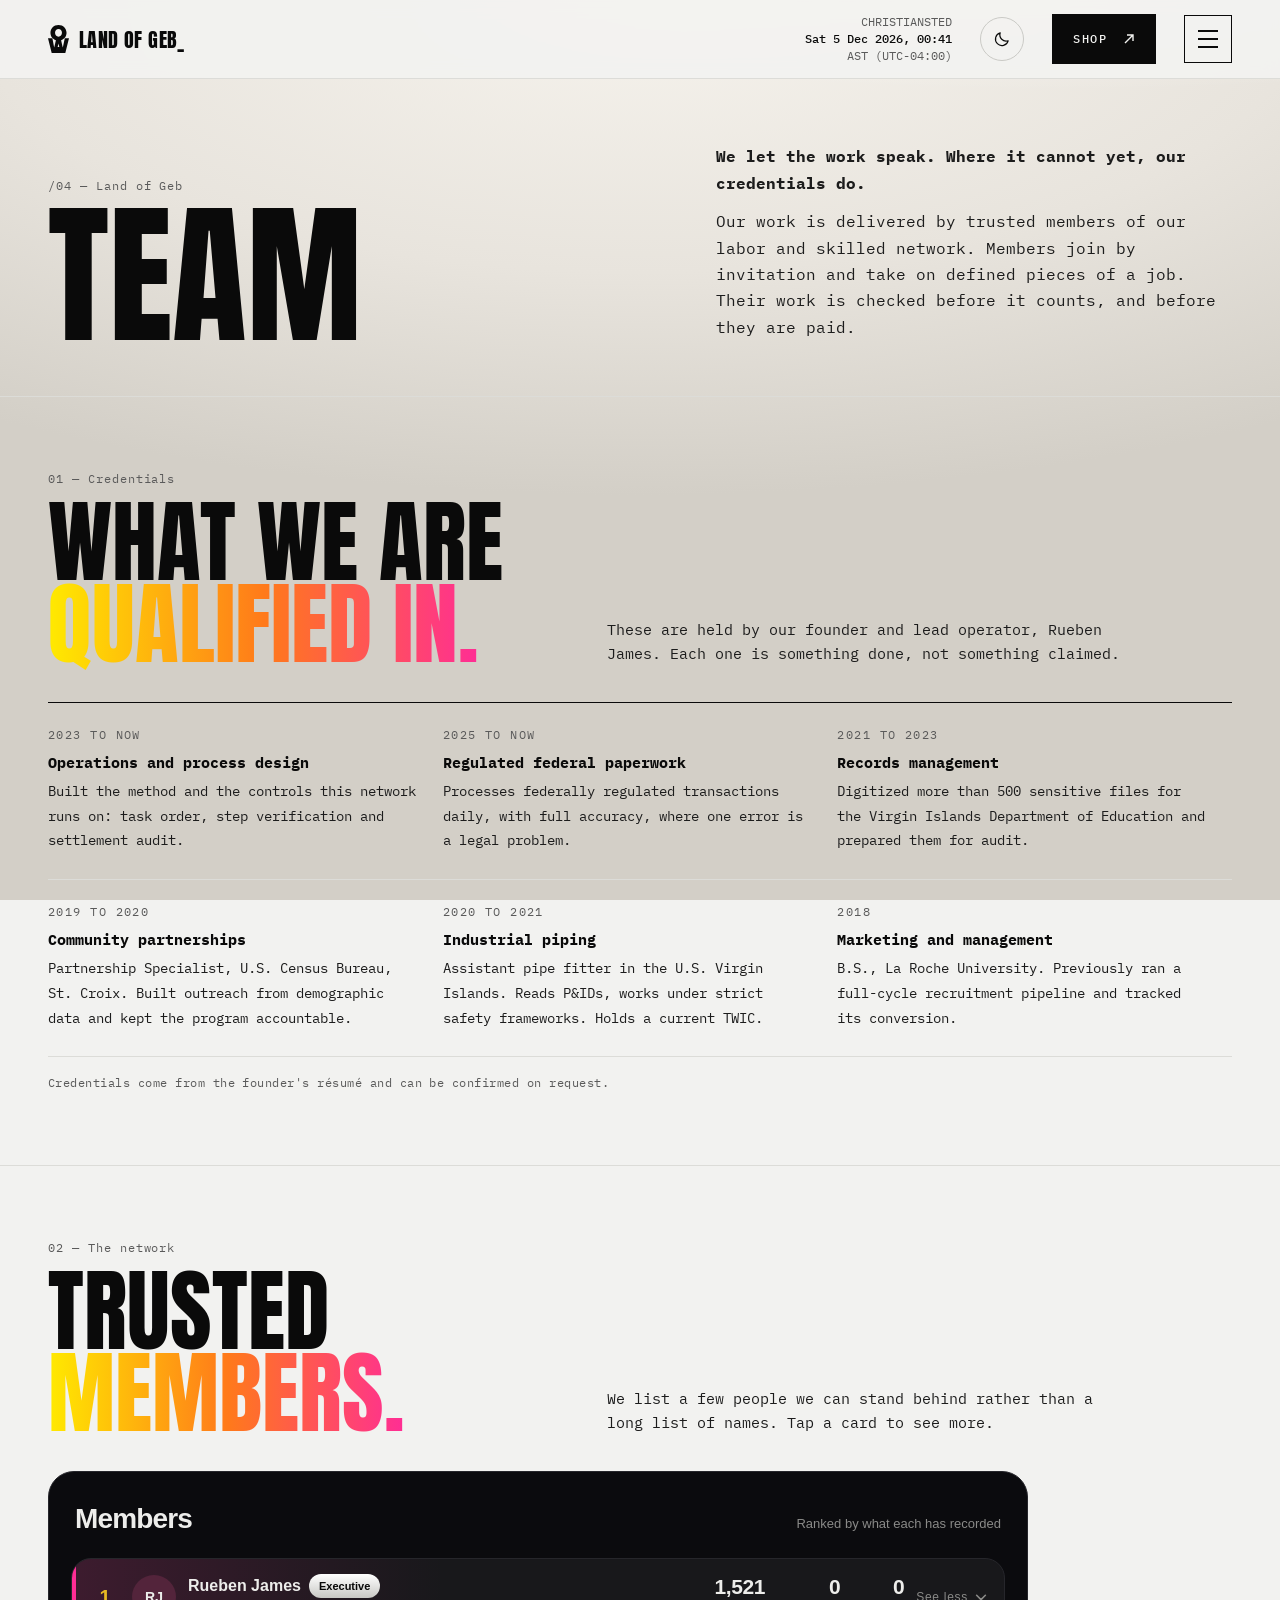
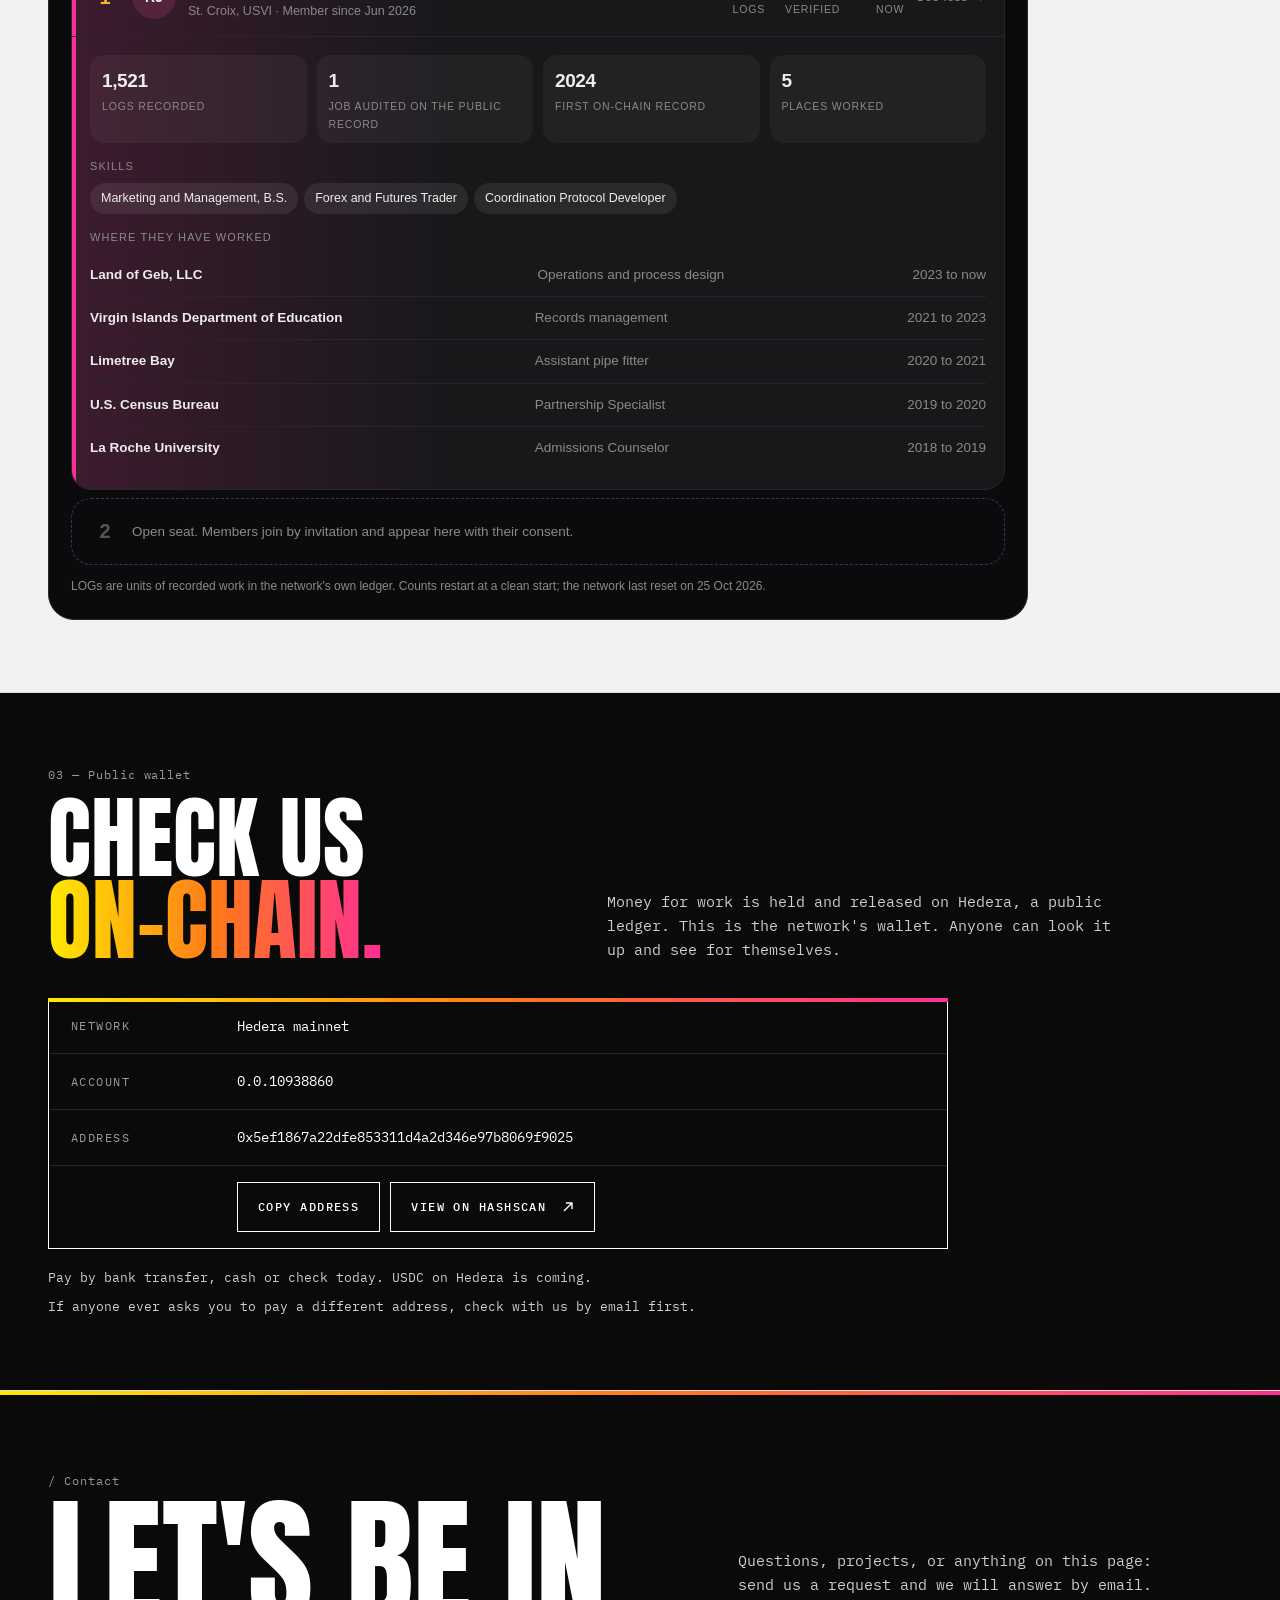
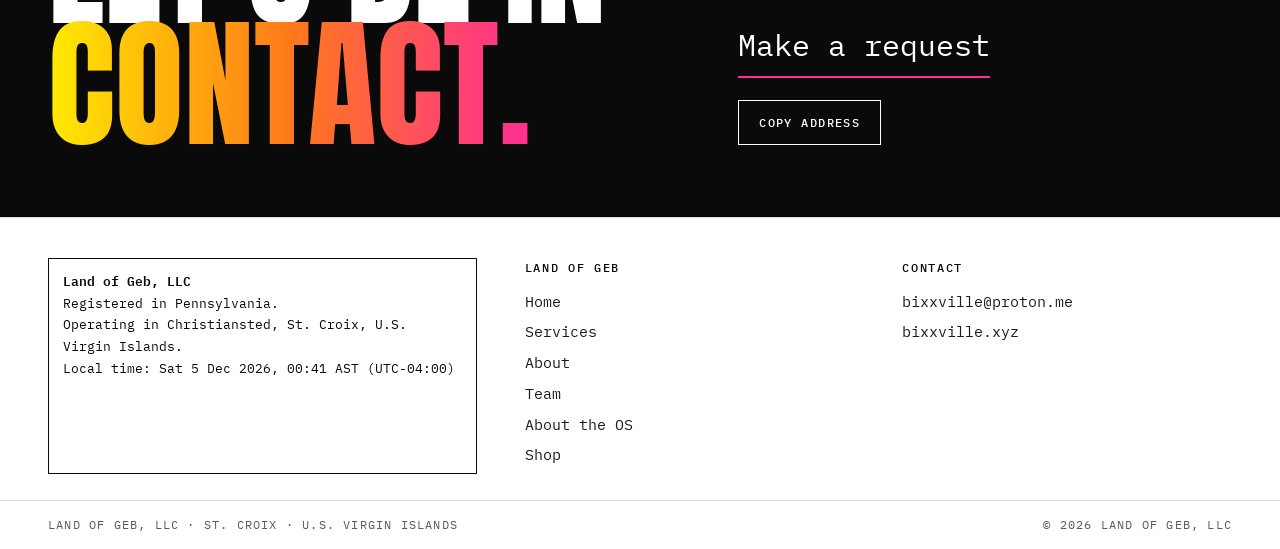
<file: team.html>
<!DOCTYPE html>
<html lang="en">
<head>
<meta charset="UTF-8">
<meta name="viewport" content="width=device-width, initial-scale=1.0">
<title>Team — Land of Geb</title>
<meta name="description" content="Who delivers the work at Land of Geb, what we are qualified in, and our public wallet, so anyone can check us.">
<link rel="preconnect" href="https://fonts.googleapis.com">
<link rel="preconnect" href="https://fonts.gstatic.com" crossorigin>
<link href="https://fonts.googleapis.com/css2?family=Anton&family=IBM+Plex+Mono:wght@300;400;500;600&display=swap" rel="stylesheet">
<link rel="stylesheet" href="tokens.css">
<script>(function(){try{var t=localStorage.getItem('bx-theme');if(t==='light'||t==='dark')document.documentElement.setAttribute('data-theme',t)}catch(e){}})();</script>
<link rel="stylesheet" href="site.css">
<style>
:root{
  --ink:var(--t-ink); --body:var(--t-text); --soft:var(--t-muted); --faint:var(--t-faint); --bg:var(--t-bg); --card:var(--t-surface); --line:var(--t-line);
  --yellow:var(--t-yellow); --orange:var(--t-orange); --pink:var(--t-pink);
  --neon:var(--t-neon);
  --mono:'IBM Plex Mono',ui-monospace,Menlo,monospace; --display:'Anton','Impact','Arial Narrow',sans-serif;
  --gutter:clamp(16px,4vw,48px);
}
*{box-sizing:border-box;margin:0;padding:0}
html{scroll-behavior:smooth;-webkit-text-size-adjust:100%}
body{background:var(--bg);color:var(--body);font-family:var(--mono);font-size:15px;line-height:1.65;-webkit-font-smoothing:antialiased;overflow-x:hidden}
a{color:inherit;text-decoration:none}
::selection{background:var(--pink);color:var(--t-on-neon)}
.idx{font-size:12px;letter-spacing:.08em;color:var(--soft)}
.neon-text{background:var(--neon);-webkit-background-clip:text;background-clip:text;color:transparent}
.btn{display:inline-flex;align-items:center;gap:16px;padding:14px 20px;border:1px solid var(--ink);font-family:var(--mono);font-size:12px;font-weight:500;
  letter-spacing:.12em;text-transform:uppercase;cursor:pointer;transition:box-shadow .25s;background:transparent;color:var(--ink)}
.btn.solid{background:var(--ink);color:var(--bg)}
.btn:hover{box-shadow:4px 4px 0 var(--pink),8px 8px 0 var(--yellow)}
.arrow{width:12px;height:12px;flex:none}

.bar{position:sticky;top:0;z-index:20;display:grid;align-items:center;gap:28px;padding:14px var(--gutter);
  background:var(--t-bar);backdrop-filter:blur(8px);-webkit-backdrop-filter:blur(8px);border-bottom:1px solid var(--line)}
.bar::after{content:'';position:absolute;left:0;bottom:-1px;height:2px;width:var(--progress,0%);background:var(--neon)}
.mark{font-family:var(--display);font-size:20px;letter-spacing:.02em;display:flex;align-items:center;gap:10px;white-space:nowrap;color:var(--ink)}
.mark-glyph{width:21px;height:28px;background:currentColor;display:inline-block;flex:none;-webkit-mask:url(img/land-of-geb-mark.svg) center/contain no-repeat;mask:url(img/land-of-geb-mark.svg) center/contain no-repeat}
.clock{font-size:12px;line-height:1.4;color:var(--soft);text-align:right;white-space:nowrap}
.clock b{color:var(--ink);font-weight:500}

/* intro */
.intro{display:grid;grid-template-columns:minmax(0,1.2fr) minmax(0,1fr);gap:var(--gutter);align-items:end;padding:64px var(--gutter) 56px;border-bottom:1px solid var(--line)}
.intro .idx{margin-bottom:14px}
.intro h1{font-family:var(--display);font-weight:400;font-size:clamp(72px,12vw,190px);line-height:.85;text-transform:uppercase;color:var(--ink)}
.intro p{font-size:16px;max-width:520px}
.intro p + p{margin-top:12px}
.sec{padding:72px var(--gutter);border-bottom:1px solid var(--line)}
.sec-head{display:grid;grid-template-columns:minmax(0,.9fr) minmax(0,1.1fr);gap:var(--gutter);align-items:end;margin-bottom:36px}
.sec-head h2{font-family:var(--display);font-weight:400;font-size:clamp(44px,7vw,104px);line-height:.92;text-transform:uppercase;color:var(--ink);margin-top:12px}
.sec-head p{font-size:14.5px;max-width:520px}
.creds{display:grid;grid-template-columns:repeat(3,minmax(0,1fr));border-top:1px solid var(--ink)}
.cred{padding:22px 22px 26px 0;border-bottom:1px solid var(--line)}
.cred small{display:block;font-size:12px;letter-spacing:.12em;text-transform:uppercase;color:var(--soft);margin-bottom:8px}
.cred b{display:block;font-size:15px;color:var(--ink);margin-bottom:6px;line-height:1.35}
.cred span{font-size:13.5px}
.held{margin-top:16px;font-size:12px;color:var(--soft);letter-spacing:.04em}
.net{display:grid;grid-template-columns:repeat(3,minmax(0,1fr));gap:16px}
.net > div{border:1px solid var(--line);background:var(--card);padding:22px}
.net b{display:block;font-family:var(--display);font-weight:400;font-size:26px;text-transform:uppercase;color:var(--ink);margin-bottom:8px;line-height:1.05}
.net span{font-size:13.5px}
.net .open{border-style:dashed;background:transparent}
.dark{background:var(--t-band);color:var(--t-band-ink)}
.dark .idx{color:var(--t-band-muted)}
.dark .sec-head h2{color:var(--t-band-ink)}
.dark .sec-head p{color:var(--t-band-text)}
.wallet{border:1px solid var(--t-band-ink);position:relative;max-width:900px}
.wallet::before{content:'';position:absolute;left:-1px;right:-1px;top:-1px;height:4px;background:var(--neon)}
.w-row{display:grid;grid-template-columns:150px minmax(0,1fr);gap:16px;padding:16px 22px;border-bottom:1px solid var(--t-band-line);font-size:13.5px;align-items:center}
.w-row:last-child{border-bottom:none}
.w-row small{font-size:12px;letter-spacing:.12em;text-transform:uppercase;color:var(--t-band-muted)}
.w-addr{font-size:14px;word-break:break-all;color:var(--t-band-ink)}
.w-act{display:flex;gap:10px;flex-wrap:wrap}
.dark .btn{color:var(--t-band-ink);border-color:var(--t-band-ink)}
.dark .btn:hover{background:var(--t-band-ink);color:var(--t-band)}
.w-note{margin-top:18px;font-size:13px;color:var(--t-band-text);max-width:780px}
.w-note p + p{margin-top:8px}
.contact-note{display:none}
/* ── the leaderboard: the member card ── */
.os{background:#0B0B0E;color:#EDEDEB;border:1px solid #26262b;border-radius:26px;padding:22px;font-family:'Helvetica Neue',Helvetica,Arial,sans-serif;max-width:980px}
.os-top{display:flex;justify-content:space-between;align-items:baseline;gap:12px;flex-wrap:wrap;margin:2px 4px 16px}
.os-top b{font-size:28px;font-weight:600;letter-spacing:-.03em}
.os-top span{font-size:13px;color:#8A8A88}
.os-row{--c:#FF2D95;position:relative;background:rgba(255,255,255,.055);border:1px solid #26262b;border-radius:20px;overflow:hidden;margin-bottom:8px}
.os-row::before{content:'';position:absolute;left:0;top:0;bottom:0;width:4px;background:var(--c)}
.os-row::after{content:'';position:absolute;inset:0;background:linear-gradient(90deg,color-mix(in srgb,var(--c) 16%,transparent),transparent 40%);pointer-events:none}
.os-main{position:relative;z-index:1;display:grid;grid-template-columns:30px 44px minmax(0,1fr) auto auto;gap:12px;align-items:center;padding:14px 16px 14px 18px;width:100%;text-align:left;background:none;border:0;color:inherit;font:inherit;cursor:pointer}
.os-main:focus-visible{outline:2px solid #fff;outline-offset:-3px;border-radius:20px}
.os-rk{font-size:20px;font-weight:600;text-align:center;color:#E8B923}
.os-av{width:44px;height:44px;border-radius:50%;display:grid;place-items:center;font-size:14px;font-weight:600;background:color-mix(in srgb,var(--c) 22%,#222)}
.os-nm b{display:flex;align-items:center;gap:8px;flex-wrap:wrap;font-size:16px;font-weight:600}
.os-nm small{display:block;margin-top:2px;font-size:12.5px;color:#8A8A88}
.os-pill{font-size:11px;font-weight:600;padding:3px 10px;border-radius:999px;background:linear-gradient(180deg,#fff,#c8c8c4);color:#0A0A0A}
.os-stats{display:flex;gap:20px}
.os-st{text-align:right;min-width:44px}
.os-st b{display:block;font-size:21px;line-height:1.05;font-weight:600;letter-spacing:-.02em}
.os-st small{display:block;margin-top:3px;font-size:10.5px;letter-spacing:.08em;text-transform:uppercase;color:#8A8A88}
.os-see{font-size:12px;letter-spacing:.06em;color:#8A8A88;white-space:nowrap;display:flex;align-items:center;gap:6px}
.os-see svg{width:14px;height:14px;transition:transform .2s}
.os-row.open .os-see svg{transform:rotate(90deg)}
.os-more{display:none;position:relative;z-index:1;padding:4px 18px 20px;border-top:1px solid #26262b}
.os-row.open .os-more{display:block}
.os-facts{display:grid;grid-template-columns:repeat(4,minmax(0,1fr));gap:10px;margin:14px 0}
.os-fact{background:rgba(255,255,255,.045);border-radius:14px;padding:10px 12px}
.os-fact b{display:block;font-size:19px;font-weight:600;letter-spacing:-.02em}
.os-fact small{display:block;margin-top:2px;font-size:10.5px;letter-spacing:.08em;text-transform:uppercase;color:#8A8A88}
.os-sub{font-size:11px;letter-spacing:.1em;text-transform:uppercase;color:#8A8A88;margin:14px 0 8px}
.os-chips{display:flex;gap:6px;flex-wrap:wrap}
.os-chip{font-size:12.5px;padding:5px 11px;border-radius:999px;background:rgba(255,255,255,.08)}
.os-work{list-style:none;display:grid;gap:0}
.os-work li{display:grid;grid-template-columns:minmax(0,1.2fr) minmax(0,1fr) auto;gap:12px;padding:10px 0;border-bottom:1px solid #26262b;font-size:13.5px}
.os-work li:last-child{border-bottom:none}
.os-work b{font-weight:600}
.os-work span{color:#8A8A88}
.os-open{border:1px dashed #3a3a40;border-radius:20px;padding:16px 18px;display:grid;grid-template-columns:30px minmax(0,1fr);gap:12px;align-items:center;color:#8A8A88;font-size:13.5px;margin-bottom:8px}
.os-open .os-rk{color:#555}
.os-note{margin-top:12px;font-size:12px;color:#8A8A88}
.os-fig{margin:28px 0 0;max-width:980px}
.os-fig .shots{display:grid;grid-template-columns:minmax(0,1fr) 190px;gap:16px;align-items:end}
.os-fig img{display:block;width:100%;height:auto;border-radius:18px;border:1px solid var(--line)}
.os-fig figcaption{margin-top:12px;font-size:12.5px;color:var(--soft)}
@media (max-width:860px){
  .os{padding:14px;border-radius:22px}
  .os-main{grid-template-columns:26px 40px minmax(0,1fr) auto;gap:10px;padding:12px 12px 12px 16px}
  .os-av{width:40px;height:40px}
  .os-stats{grid-column:2 / -1;grid-row:2;gap:6px;justify-content:space-between}
  .os-st{text-align:left;min-width:0}
  .os-see span{display:none}
  .os-facts{grid-template-columns:repeat(2,minmax(0,1fr))}
  .os-work li{grid-template-columns:1fr;gap:2px}
  .os-fig .shots{grid-template-columns:1fr}
  .os-fig .shots img + img{max-width:260px}
}

footer{padding:40px var(--gutter) 26px;display:grid;grid-template-columns:minmax(0,1.3fr) repeat(2,minmax(0,1fr));gap:var(--gutter);border-top:1px solid var(--line);background:var(--t-surface-strong)}
.co{font-size:12.5px;line-height:1.75;border:1px solid var(--ink);padding:12px 14px;overflow-wrap:anywhere;color:var(--ink)}
.co b{font-weight:600}
.f-col h4{font-size:12px;color:var(--ink);letter-spacing:.14em;text-transform:uppercase;font-weight:500;margin-bottom:12px}
.f-col a{display:block;color:var(--body);margin-bottom:6px}
.f-col a:hover{text-decoration:underline;text-decoration-color:var(--pink)}
.base{display:flex;justify-content:space-between;gap:16px;padding:14px var(--gutter);border-top:1px solid var(--line);font-size:12px;letter-spacing:.1em;text-transform:uppercase;color:var(--soft);background:var(--t-surface-strong)}

.rv{opacity:0;transform:translateY(20px);transition:opacity .8s cubic-bezier(.2,.7,.2,1),transform .8s cubic-bezier(.2,.7,.2,1)}
.rv.in{opacity:1;transform:none}

@media (max-width:860px){
  .intro,.sec-head{grid-template-columns:1fr}
  .creds,.net{grid-template-columns:1fr}
  .cred{padding-right:0}
  .w-row{grid-template-columns:1fr;gap:6px}
  footer{grid-template-columns:1fr}
  .base{flex-direction:column}
}
@media (prefers-reduced-motion:reduce){html{scroll-behavior:auto}.rv{opacity:1;transform:none;transition:none}}
</style>
</head>
<body>
<header class="bar" id="bar">
  <a class="mark" href="index.html" aria-label="Land of Geb — home"><span class="mark-glyph"></span>LAND OF GEB_</a>
  <nav class="nav"></nav>
  <div class="clock">CHRISTIANSTED<br><b id="clock">—</b><br>AST (UTC-04:00)</div>
  <a class="btn solid shop-link" href="shop.html">Shop <svg class="arrow" viewBox="0 0 12 12" fill="none" stroke="currentColor" stroke-width="1.4"><path d="M2 10 10 2M4 2h6v6"/></svg></a>
</header>

<main>
  <section class="intro">
    <div class="rv">
      <div class="idx">/04 — Land of Geb</div>
      <h1>Team</h1>
    </div>
    <div class="rv">
      <p><strong>We let the work speak. Where it cannot yet, our credentials do.</strong></p>
      <p>Our work is delivered by trusted members of our labor and skilled network. Members join by invitation and take on defined pieces of a job. Their work is checked before it counts, and before they are paid.</p>
    </div>
  </section>

  <section class="sec">
    <div class="sec-head">
      <div class="rv"><div class="idx">01 — Credentials</div><h2>What we are<br><span class="neon-text">qualified in.</span></h2></div>
      <p class="rv">These are held by our founder and lead operator, Rueben James. Each one is something done, not something claimed.</p>
    </div>
    <div class="creds rv">
      <div class="cred"><small>2023 to now</small><b>Operations and process design</b><span>Built the method and the controls this network runs on: task order, step verification and settlement audit.</span></div>
      <div class="cred"><small>2025 to now</small><b>Regulated federal paperwork</b><span>Processes federally regulated transactions daily, with full accuracy, where one error is a legal problem.</span></div>
      <div class="cred"><small>2021 to 2023</small><b>Records management</b><span>Digitized more than 500 sensitive files for the Virgin Islands Department of Education and prepared them for audit.</span></div>
      <div class="cred"><small>2019 to 2020</small><b>Community partnerships</b><span>Partnership Specialist, U.S. Census Bureau, St. Croix. Built outreach from demographic data and kept the program accountable.</span></div>
      <div class="cred"><small>2020 to 2021</small><b>Industrial piping</b><span>Assistant pipe fitter in the U.S. Virgin Islands. Reads P&amp;IDs, works under strict safety frameworks. Holds a current TWIC.</span></div>
      <div class="cred"><small>2018</small><b>Marketing and management</b><span>B.S., La Roche University. Previously ran a full-cycle recruitment pipeline and tracked its conversion.</span></div>
    </div>
    <p class="held rv">Credentials come from the founder's résumé and can be confirmed on request.</p>
  </section>

  <section class="sec">
    <div class="sec-head">
      <div class="rv"><div class="idx">02 — The network</div><h2>Trusted<br><span class="neon-text">members.</span></h2></div>
      <p class="rv">We list a few people we can stand behind rather than a long list of names. Tap a card to see more.</p>
    </div>
    <div class="os rv" id="leaderboard">
      <div class="os-top"><b>Members</b><span>Ranked by what each has recorded</span></div>
      <div class="os-row open" id="mRJ">
        <button class="os-main" type="button" aria-expanded="true" aria-controls="mRJmore">
          <span class="os-rk">1</span><span class="os-av">RJ</span>
          <span class="os-nm"><b>Rueben James<span class="os-pill">Executive</span></b><small>St. Croix, USVI · Member since Jun 2026</small></span>
          <span class="os-stats"><span class="os-st"><b>1,521</b><small>LOGs</small></span><span class="os-st"><b>0</b><small>Verified</small></span><span class="os-st"><b>0</b><small>Now</small></span></span>
          <span class="os-see"><span>See less</span><svg viewBox="0 0 16 16" fill="none" stroke="currentColor" stroke-width="1.8" stroke-linecap="round" stroke-linejoin="round" aria-hidden="true"><path d="m6 3 5 5-5 5"/></svg></span>
        </button>
        <div class="os-more" id="mRJmore">
          <div class="os-facts">
            <div class="os-fact"><b>1,521</b><small>LOGs recorded</small></div>
            <div class="os-fact"><b>1</b><small>Job audited on the public record</small></div>
            <div class="os-fact"><b>2024</b><small>First on-chain record</small></div>
            <div class="os-fact"><b>5</b><small>Places worked</small></div>
          </div>
          <div class="os-sub">Skills</div>
          <div class="os-chips"><span class="os-chip">Marketing and Management, B.S.</span><span class="os-chip">Forex and Futures Trader</span><span class="os-chip">Coordination Protocol Developer</span></div>
          <div class="os-sub">Where they have worked</div>
          <ul class="os-work">
            <li><b>Land of Geb, LLC</b><span>Operations and process design</span><span>2023 to now</span></li>
            <li><b>Virgin Islands Department of Education</b><span>Records management</span><span>2021 to 2023</span></li>
            <li><b>Limetree Bay</b><span>Assistant pipe fitter</span><span>2020 to 2021</span></li>
            <li><b>U.S. Census Bureau</b><span>Partnership Specialist</span><span>2019 to 2020</span></li>
            <li><b>La Roche University</b><span>Admissions Counselor</span><span>2018 to 2019</span></li>
          </ul>
        </div>
      </div>
      <div class="os-open"><span class="os-rk">2</span><span>Open seat. Members join by invitation and appear here with their consent.</span></div>
      <p class="os-note">LOGs are units of recorded work in the network's own ledger. Counts restart at a clean start; the network last reset on 25 Oct 2026.</p>
    </div>
  </section>

  <section class="sec dark" id="wallet">
    <div class="sec-head">
      <div class="rv"><div class="idx">03 — Public wallet</div><h2>Check us<br><span class="neon-text">on-chain.</span></h2></div>
      <p class="rv">Money for work is held and released on Hedera, a public ledger. This is the network's wallet. Anyone can look it up and see for themselves.</p>
    </div>
    <div class="wallet rv">
      <div class="w-row"><small>Network</small><span>Hedera mainnet</span></div>
      <div class="w-row"><small>Account</small><span class="w-addr">0.0.10938860</span></div>
      <div class="w-row"><small>Address</small><span class="w-addr" id="wAddr">0x5ef1867a22dfe853311d4a2d346e97b8069f9025</span></div>
      <div class="w-row"><small></small><div class="w-act"><button class="btn" type="button" id="wCopy">Copy address</button><a class="btn" href="https://hashscan.io/mainnet/account/0.0.10938860" target="_blank" rel="noopener">View on HashScan <svg class="arrow" viewBox="0 0 12 12" fill="none" stroke="currentColor" stroke-width="1.4"><path d="M2 10 10 2M4 2h6v6"/></svg></a></div></div>
    </div>
    <div class="w-note rv">
      <p>Pay by bank transfer, cash or check today. USDC on Hedera is coming.</p>
      <p>If anyone ever asks you to pay a different address, check with us by email first.</p>
    </div>
  </section>

  <section class="contact" id="contact">
    <div>
      <div class="c-idx">/ Contact</div>
      <h2>Let's be in <span>contact.</span></h2>
    </div>
    <div>
      <p>Questions, projects, or anything on this page: send us a request and we will answer by email.</p>
      <a class="c-mail" href="request.html?src=team">Make a request</a>
      <div class="c-row">
        <button class="c-btn" type="button" onclick="navigator.clipboard&&navigator.clipboard.writeText('bixxville@proton.me').then(()=>{this.firstChild.textContent='Copied '})">Copy address </button>
      </div>
    </div>
  </section>
</main>

<footer>
  <div class="co">
    <b>Land of Geb, LLC</b><br>
    Registered in Pennsylvania.<br>
    Operating in Christiansted, St. Croix, U.S. Virgin Islands.<br>
    Local time: <span id="sysdate">—</span>
  </div>
  <div class="f-col">
    <h4>Land of Geb</h4>
    <a href="index.html">Home</a>
    <a href="services.html">Services</a>
    <a href="about.html">About</a>
    <a href="team.html">Team</a>
    <a href="os.html">About the OS</a>
    <a href="shop.html">Shop</a>
  </div>
  <div class="f-col">
    <h4>Contact</h4>
    <a href="mailto:bixxville@proton.me">bixxville@proton.me</a>
    <a href="https://www.bixxville.xyz" target="_blank" rel="noopener">bixxville.xyz</a>
  </div>
</footer>
<div class="base">
  <span>Land of Geb, LLC · St. Croix · U.S. Virgin Islands</span>
  <span>© <span id="yr"></span> Land of Geb, LLC</span>
</div>

<script src="site.js"></script>
<script src="theme.js"></script>
<script>
(() => {
  const $ = id => document.getElementById(id);
  const tick = () => { const t = gebTime(); $('clock').textContent = `${t.date}, ${t.time}`; $('sysdate').textContent = t.full; };
  tick(); setInterval(tick, 15000);
  $('yr').textContent = gebTime().year;
  const io = new IntersectionObserver(es => es.forEach(e => { if (e.isIntersecting) { e.target.classList.add('in'); io.unobserve(e.target); } }), { threshold: .15 });
  document.querySelectorAll('.rv').forEach(x => io.observe(x));
  const bar = $('bar');
  addEventListener('scroll', () => { const d = document.documentElement; bar.style.setProperty('--progress', (scrollY / Math.max(1, d.scrollHeight - innerHeight) * 100) + '%'); }, { passive: true });
  document.querySelectorAll('.os-main').forEach(b => b.addEventListener('click', () => {
    const row = b.closest('.os-row'), open = !row.classList.contains('open');
    row.classList.toggle('open', open); b.setAttribute('aria-expanded', open);
    const t = b.querySelector('.os-see span'); if (t) t.textContent = open ? 'See less' : 'See more';
  }));
  $('wCopy').addEventListener('click', async e => {
    const b = e.currentTarget, a = $('wAddr').textContent.trim();
    try { await navigator.clipboard.writeText(a); b.textContent = 'Copied'; }
    catch (x) { const r = document.createRange(); r.selectNodeContents($('wAddr')); const s = getSelection(); s.removeAllRanges(); s.addRange(r); b.textContent = 'Select and copy'; }
    setTimeout(() => { b.textContent = 'Copy address'; }, 1800);
  });
})();
</script>
</body>
</html>
</file>
<file: tokens.css>
/* ==========================================================================
   Land of Geb · Bixxville — shared design tokens  (v1, proposed 23 Oct 2026)
   One set for landofgeb.net, bixxville.xyz and the Bixxville OS.

   Where the values come from (nothing new except where marked NEW):
     light  = the current landofgeb.net theme (services and about pages)
     dark   = the current bixxville.xyz dark theme (bixx.css)
     brand  = the landofgeb.net neon trio, and the bixxville.xyz green / orange / gold

   How a page picks its theme:
     1. <html data-theme="light|dark"> if the visitor chose one (saved as "bx-theme")
     2. otherwise the system setting (prefers-color-scheme)
     3. otherwise light
   ========================================================================== */

:root{
  /* ── neutrals · light ── */
  --t-bg:#F2F2F0;            /* page */
  --t-surface:#FAFAF8;       /* cards, fields */
  --t-surface-strong:#FFFFFF;/* footer, raised panels */
  --t-ink:#0A0A0A;           /* headings, strong text, solid buttons, borders that carry meaning   17.7:1 on page */
  --t-text:#1C1C1C;          /* body text                                                          15.2:1 */
  --t-muted:#5A5A5A;         /* secondary text, labels                                              6.2:1 */
  --t-faint:#A3A3A0;         /* decoration only (separators, ticks). Never text: 2.3:1 */
  --t-line:#DCDCD8;          /* dividers */
  --t-line-strong:#C9C9C5;   /* tracks, inactive marks */
  --t-bar:rgba(242,242,240,.92);  /* sticky top bar, over the page */
  --t-shadow:0 10px 30px rgba(0,0,0,.06);

  /* ── the black bands (contact, menu, ticker, dark sections): black in both themes ── */
  --t-band:#0A0A0A;
  --t-band-ink:#FFFFFF;      /* 19.8:1 */
  --t-band-text:#CFCFCF;     /* 12.7:1 */
  --t-band-muted:#9A9A9A;    /* 7.0:1. Replaces #777 and #888 on bands, which were below 4.5:1 or close to it */
  --t-band-line:#262626;

  /* ── brand · Land of Geb (same in both themes) ── */
  --t-yellow:#FFEA00;
  --t-orange:#FF7A1A;
  --t-pink:#FF2D95;
  --t-neon:linear-gradient(90deg,var(--t-yellow) 0%,var(--t-orange) 50%,var(--t-pink) 100%);
  --t-neon-v:linear-gradient(180deg,var(--t-yellow) 0%,var(--t-orange) 50%,var(--t-pink) 100%);
  --t-on-neon:#0A0A0A;       /* text on any neon fill: 5.7:1 on pink, 7.6:1 on orange, 16:1 on yellow */
  /* The neon colours are for fills, rules, underlines and display type on black.
     On the light page they are below 4.5:1, so they are never used for small text there. */

  /* ── brand · Bixxville (light values) ── */
  --t-green:#2A7314;         /* "verified", status, signal               5.3:1 on page */
  --t-bx-orange:#C0411A;     /* NEW: bixx light orange #C4431A darkened 2% so it passes 4.5:1 on the page (was 4.497) */
  --t-gold:#7D6428;          /*                                           5.0:1 on page */
  --t-on-green:#FFFFFF;

  /* ── type ── */
  --t-font-display:'Anton','Impact','Arial Narrow',sans-serif;   /* landofgeb.net, OS */
  --t-font-mono:'IBM Plex Mono',ui-monospace,Menlo,monospace;   /* landofgeb.net, OS  (the brand kit lists Plex as retired: decision D2) */
  --t-font-sans:'Poppins',system-ui,sans-serif;                  /* bixxville.xyz */
  --t-font-serif:'Lora',Georgia,serif;                           /* bixxville.xyz taglines */
  --t-size-label:12px;       /* the smallest text anywhere (the brand kit allows 9px; too small to read in a hurry) */
  --t-size-small:13.5px;
  --t-size-body:15px;
  --t-size-lead:16px;
  --t-size-h3:clamp(24px,3vw,34px);
  --t-size-h2:clamp(44px,6vw,92px);
  --t-size-display:clamp(68px,11vw,176px);
  --t-line-height:1.6;

  /* ── space and shape ── */
  --t-gutter:clamp(16px,4vw,48px);
  --t-space-1:4px; --t-space-2:8px; --t-space-3:12px; --t-space-4:16px;
  --t-space-5:24px; --t-space-6:32px; --t-space-7:48px; --t-space-8:72px; --t-space-9:96px;
  --t-radius-card:16px;
  --t-radius-pill:999px;
  --t-target:44px;           /* the smallest tap target */

  color-scheme:light;
}

/* ── dark: the system asks for it and the visitor has not chosen light ── */
@media (prefers-color-scheme:dark){
  :root:not([data-theme="light"]){
    --t-bg:#0A0B0C; --t-surface:#111316; --t-surface-strong:#0D0F11;
    --t-ink:#F4F5F7;  --t-text:#CDCFD3;  --t-muted:#A6ADB4;  --t-faint:#5C6166;
    --t-line:rgba(244,245,247,.12); --t-line-strong:rgba(244,245,247,.24);
    --t-bar:rgba(10,11,12,.90); --t-shadow:0 10px 30px rgba(0,0,0,.45);
    --t-band:#111316; --t-band-line:#2A2D31;
    --t-green:#8CF060; --t-bx-orange:#F45E26; --t-gold:#AA8C4E; --t-on-green:#08110C;
    color-scheme:dark;
  }
}
/* ── dark: the visitor chose it ── */
:root[data-theme="dark"]{
  --t-bg:#0A0B0C; --t-surface:#111316; --t-surface-strong:#0D0F11;
  --t-ink:#F4F5F7;  --t-text:#CDCFD3;  --t-muted:#A6ADB4;  --t-faint:#5C6166;
  --t-line:rgba(244,245,247,.12); --t-line-strong:rgba(244,245,247,.24);
  --t-bar:rgba(10,11,12,.90); --t-shadow:0 10px 30px rgba(0,0,0,.45);
  --t-band:#111316; --t-band-line:#2A2D31;
  --t-green:#8CF060; --t-bx-orange:#F45E26; --t-gold:#AA8C4E; --t-on-green:#08110C;
  color-scheme:dark;
}
/* Dark contrast (on #0A0B0C): ink 18.1:1, text 12.6:1, muted 8.7:1, green 13.8:1, orange 6.1:1, gold 6.2:1.
   Body and secondary text are both above 7:1, which is what holds up best on a phone in bright sun.
   NEW: --t-faint (dark) #5C6166 and --t-band-line (dark) #2A2D31 are decoration-only greys chosen for this set. */

/* ── The Bixxville OS palette, shared with the sites (added 14 Nov 2026) ──
   The OS frames every screen in a soft graphite-to-black gradient with one highlight at the top right, puts controls on a silver
   gradient, and lays rows and cards as translucent panels. These tokens carry the same colours here, so the sites and the app read as one system. */
:root{
  --t-frame:radial-gradient(70% 14% at 82% 0%,rgba(255,255,255,.55),transparent 72%),radial-gradient(95% 55% at 50% 0%,#F6F3ED 0%,#E8E4DD 55%,#D3CFC7 100%);
  --t-silver:linear-gradient(180deg,#0A0A0A,#0A0A0A);   /* light theme: the OS uses solid black buttons */
  --t-panel:rgba(20,18,14,.06);
  --t-tier-app:#64748B; --t-tier-wra:#3B82F6; --t-tier-arc:#8B5CF6; --t-tier-ope:#FF7A1A;   /* the OS tier colours */
}
@media (prefers-color-scheme:dark){
  :root:not([data-theme="light"]){
    --t-frame:radial-gradient(70% 14% at 82% 0%,rgba(255,255,255,.20),transparent 72%),radial-gradient(95% 55% at 50% 0%,#2A2A2E 0%,#18181B 55%,#0B0B0E 100%);
    --t-silver:linear-gradient(180deg,#FFFFFF 0%,#E6E6E3 48%,#C8C8C4 100%);
    --t-panel:rgba(255,255,255,.055);
  }
}
:root[data-theme="dark"]{
  --t-frame:radial-gradient(70% 14% at 82% 0%,rgba(255,255,255,.20),transparent 72%),radial-gradient(95% 55% at 50% 0%,#2A2A2E 0%,#18181B 55%,#0B0B0E 100%);
  --t-silver:linear-gradient(180deg,#FFFFFF 0%,#E6E6E3 48%,#C8C8C4 100%);
  --t-panel:rgba(255,255,255,.055);
}
/* the page sits on the OS frame, and solid buttons take the OS silver in dark */
html{min-height:100%}
body{background-image:var(--t-frame) !important;background-repeat:no-repeat !important;background-attachment:fixed !important;background-size:100% 100% !important}
@media (prefers-color-scheme:dark){ :root:not([data-theme="light"]) .btn.solid{background-image:var(--t-silver) !important;color:#0A0A0A !important;border-color:transparent !important} }
:root[data-theme="dark"] .btn.solid{background-image:var(--t-silver) !important;color:#0A0A0A !important;border-color:transparent !important}
@media print{ body{background-image:none !important} }

/* ── the theme button (same on every site: top right of the bar) ── */
.t-theme{appearance:none;-webkit-appearance:none;display:inline-grid;place-items:center;width:var(--t-target);height:var(--t-target);
  border:1px solid var(--t-line-strong);border-radius:var(--t-radius-pill);background:transparent;color:var(--t-ink);cursor:pointer;
  transition:border-color .2s,background .2s}
.t-theme:hover{border-color:var(--t-ink)}
.t-theme:focus-visible{outline:2px solid var(--t-pink);outline-offset:2px}
.t-theme svg{width:18px;height:18px;fill:none;stroke:currentColor;stroke-width:1.6;stroke-linecap:round;stroke-linejoin:round}
.t-theme .t-sun{display:none}
.t-theme .t-moon{display:block}
@media (prefers-color-scheme:dark){ :root:not([data-theme="light"]) .t-theme .t-sun{display:block} :root:not([data-theme="light"]) .t-theme .t-moon{display:none} }
:root[data-theme="dark"] .t-theme .t-sun{display:block}
:root[data-theme="dark"] .t-theme .t-moon{display:none}

/* ── print: always on white, whatever the theme ── */
@media print{
  :root,:root[data-theme="dark"],:root:not([data-theme="light"]){
    --t-bg:#FFFFFF; --t-surface:#FFFFFF; --t-surface-strong:#FFFFFF;
    --t-ink:#000000; --t-text:#000000; --t-muted:#333333; --t-line:#BBBBBB; --t-line-strong:#999999;
    --t-band:#FFFFFF; --t-band-ink:#000000; --t-band-text:#000000; --t-band-muted:#333333; --t-band-line:#BBBBBB;
    --t-green:#1E5A0E; --t-bx-orange:#9A3412; --t-gold:#5C4A1E;
    color-scheme:light;
  }
  html,body{background:#FFFFFF !important;color:#000000 !important}
  .t-theme,.t-no-print{display:none !important}
  *,*::before,*::after{box-shadow:none !important;text-shadow:none !important;animation:none !important;transition:none !important}
  a[href^="http"]::after{content:" (" attr(href) ")";font-size:.85em;word-break:break-all}
  h1,h2,h3{break-after:avoid}
  article,section,.t-keep{break-inside:avoid}
}
</file>
<file: site.css>
/* ── Shared across every page: the hamburger menu and the contact band ── */

/* The menu replaces the inline links at every size. Bar, left to right: mark · clock · theme · shop · menu */
.bar .nav{display:none !important}
.bar{grid-template-columns:auto 1fr auto auto auto !important}
.bar .t-theme{justify-self:end}
@media (max-width:960px){
  .bar{grid-template-columns:1fr auto auto auto !important;gap:10px !important}
  .bar .clock{display:none !important}
}
@media (max-width:420px){ .bar .shop-link{padding:12px 14px;gap:10px} }
.burger{appearance:none;-webkit-appearance:none;width:48px;height:48px;border:1px solid var(--t-ink);background:transparent;cursor:pointer;
  display:grid;place-content:center;gap:6px;padding:0;position:relative;z-index:61;transition:background .25s,border-color .25s}
.burger i{display:block;width:20px;height:2px;background:var(--t-ink);transition:transform .35s cubic-bezier(.2,.7,.2,1),opacity .2s,background .25s}
.burger:hover{box-shadow:3px 3px 0 #FF2D95,6px 6px 0 #FFEA00}
body.menu-open .burger{border-color:var(--t-band-ink);background:var(--t-band)}
body.menu-open .burger i{background:var(--t-band-ink)}
body.menu-open .burger i:nth-child(1){transform:translateY(8px) rotate(45deg)}
body.menu-open .burger i:nth-child(2){opacity:0}
body.menu-open .burger i:nth-child(3){transform:translateY(-8px) rotate(-45deg)}
body.menu-open{overflow:hidden}
/* The bar rides above the open menu so the close button stays reachable. */
body.menu-open .bar{z-index:70 !important;background:transparent !important;backdrop-filter:none !important;-webkit-backdrop-filter:none !important;border-bottom-color:var(--t-band-line) !important}
body.menu-open .bar .t-theme,body.menu-open .bar .shop-link{visibility:hidden}
body.menu-open .bar::after{opacity:0}
body.menu-open .bar .mark{color:var(--t-band-ink)}
body.menu-open .bar .mark-glyph{background:var(--t-band-ink)}
body.menu-open .bar .clock,body.menu-open .bar .clock b{color:var(--t-band-text)}

#menu{position:fixed;inset:0;z-index:60;background:var(--t-band);color:var(--t-band-ink);display:grid;grid-template-columns:minmax(0,1.4fr) minmax(0,1fr);
  clip-path:circle(0 at calc(100% - 52px) 40px);transition:clip-path .7s cubic-bezier(.7,0,.2,1);overflow-y:auto;
  font-family:'IBM Plex Mono',ui-monospace,monospace}
body.menu-open #menu{clip-path:circle(150% at calc(100% - 52px) 40px)}
#menu::before{content:'';position:absolute;inset:0;pointer-events:none;
  background-image:linear-gradient(rgba(255,255,255,.04) 1px,transparent 1px),linear-gradient(90deg,rgba(255,255,255,.04) 1px,transparent 1px);background-size:44px 44px}
.menu-links{padding:104px clamp(16px,4vw,48px) 36px;display:flex;flex-direction:column;justify-content:center;gap:2px;position:relative}
.menu-links a{display:flex;align-items:baseline;gap:18px;font-family:'Anton','Impact',sans-serif;font-size:clamp(40px,min(7vw,10.5vh),104px);line-height:1;
  text-transform:uppercase;color:var(--t-band-ink);opacity:0;transform:translateY(30px);transition:opacity .5s,transform .5s,color .2s;width:max-content;max-width:100%}
.menu-links a small{font-family:'IBM Plex Mono',monospace;font-size:13px;color:var(--t-band-muted);letter-spacing:.08em;transform:translateY(-1.2em)}
.menu-links a:hover,.menu-links a[aria-current]{background:linear-gradient(90deg,#FFEA00,#FF7A1A 50%,#FF2D95);-webkit-background-clip:text;background-clip:text;color:transparent}
body.menu-open .menu-links a{opacity:1;transform:none}
.menu-side{padding:110px clamp(16px,4vw,48px) 40px;border-left:1px solid var(--t-band-line);display:flex;flex-direction:column;justify-content:space-between;gap:36px;position:relative;
  opacity:0;transition:opacity .5s .35s}
body.menu-open .menu-side{opacity:1}
.menu-side h5{font-size:12px;letter-spacing:.14em;text-transform:uppercase;color:var(--t-band-muted);font-weight:500;margin-bottom:12px}
.menu-side a.mail{font-size:clamp(18px,2vw,24px);color:var(--t-band-ink);border-bottom:2px solid #FF2D95;padding-bottom:2px;word-break:break-all}
.menu-side p{font-size:14px;color:var(--t-band-text);line-height:1.6}
.menu-next{display:flex;flex-wrap:wrap;gap:8px}
.menu-next span{border:1px solid #444;border-radius:999px;padding:6px 14px;font-size:12.5px;color:var(--t-band-ink)}
.menu-next span:nth-child(1){border-color:#FFEA00}
.menu-next span:nth-child(2){border-color:#FF7A1A}
.menu-next span:nth-child(3){border-color:#FF2D95}
.menu-clock{font-size:12px;color:var(--t-band-muted);line-height:1.7}
.menu-clock b{color:var(--t-band-ink);font-weight:500}
@media (max-width:860px){
  #menu{grid-template-columns:1fr}
  .menu-links{padding-top:96px;justify-content:flex-start}
  .menu-side{border-left:none;border-top:1px solid var(--t-band-line);padding-top:28px}
}
@media (prefers-reduced-motion:reduce){
  #menu{transition:none}
  .menu-links a,.menu-side{transition:none}
}

/* ── Contact band — the bottom of every page ── */
.contact{background:var(--t-band);color:var(--t-band-ink);padding:80px clamp(16px,4vw,48px) 72px;display:grid;grid-template-columns:minmax(0,1.3fr) minmax(0,1fr);
  gap:clamp(16px,4vw,48px);align-items:end;position:relative;overflow:hidden;font-family:'IBM Plex Mono',ui-monospace,monospace}
.contact::after{content:'';position:absolute;left:0;right:0;top:0;height:4px;background:linear-gradient(90deg,#FFEA00,#FF7A1A 50%,#FF2D95)}
.contact .c-idx{font-size:12px;letter-spacing:.08em;color:var(--t-band-muted);margin-bottom:12px}
.contact h2{font-family:'Anton','Impact',sans-serif;font-weight:400;font-size:clamp(64px,11vw,170px);line-height:.86;text-transform:uppercase}
.contact h2 span{background:linear-gradient(90deg,#FFEA00,#FF7A1A 50%,#FF2D95);-webkit-background-clip:text;background-clip:text;color:transparent}
.contact p{font-size:15px;color:var(--t-band-text);line-height:1.65;max-width:440px;margin-bottom:22px}
.c-mail{display:block;font-size:clamp(20px,2.6vw,30px);color:var(--t-band-ink);border-bottom:2px solid #FF2D95;padding-bottom:6px;margin-bottom:22px;word-break:break-all;width:max-content;max-width:100%}
.c-mail:hover{border-color:#FFEA00}
.c-row{display:flex;gap:12px;flex-wrap:wrap}
.c-btn{display:inline-flex;align-items:center;gap:14px;padding:14px 20px;border:1px solid var(--t-band-ink);color:var(--t-band-ink);font-size:12px;font-weight:500;letter-spacing:.12em;
  text-transform:uppercase;background:transparent;cursor:pointer;font-family:'IBM Plex Mono',monospace;transition:box-shadow .25s,background .25s,color .25s}
.c-btn.solid{background:var(--t-band-ink);color:var(--t-band)}
.c-btn:hover{box-shadow:4px 4px 0 #FF2D95,8px 8px 0 #FFEA00}
.c-btn svg{width:12px;height:12px}
@media (max-width:860px){ .contact{grid-template-columns:1fr} }

/* ── print: on white, no menu, no animation ── */
@media print{
  .burger,#menu,.t-theme,.bar .shop-link{display:none !important}
  .bar{position:static !important;background:#fff !important;border-bottom:1px solid #999 !important}
  .bar::after,.contact::after{display:none}
  .contact{background:#fff !important;color:#000 !important;padding:24px 0 !important}
  .contact h2{font-size:40px !important}
  .contact h2 span,.neon-text{background:none !important;-webkit-text-fill-color:#000 !important;color:#000 !important}
  .contact p,.c-mail,.contact .c-idx{color:#000 !important}
  .c-row{display:none !important}
}
</file>
